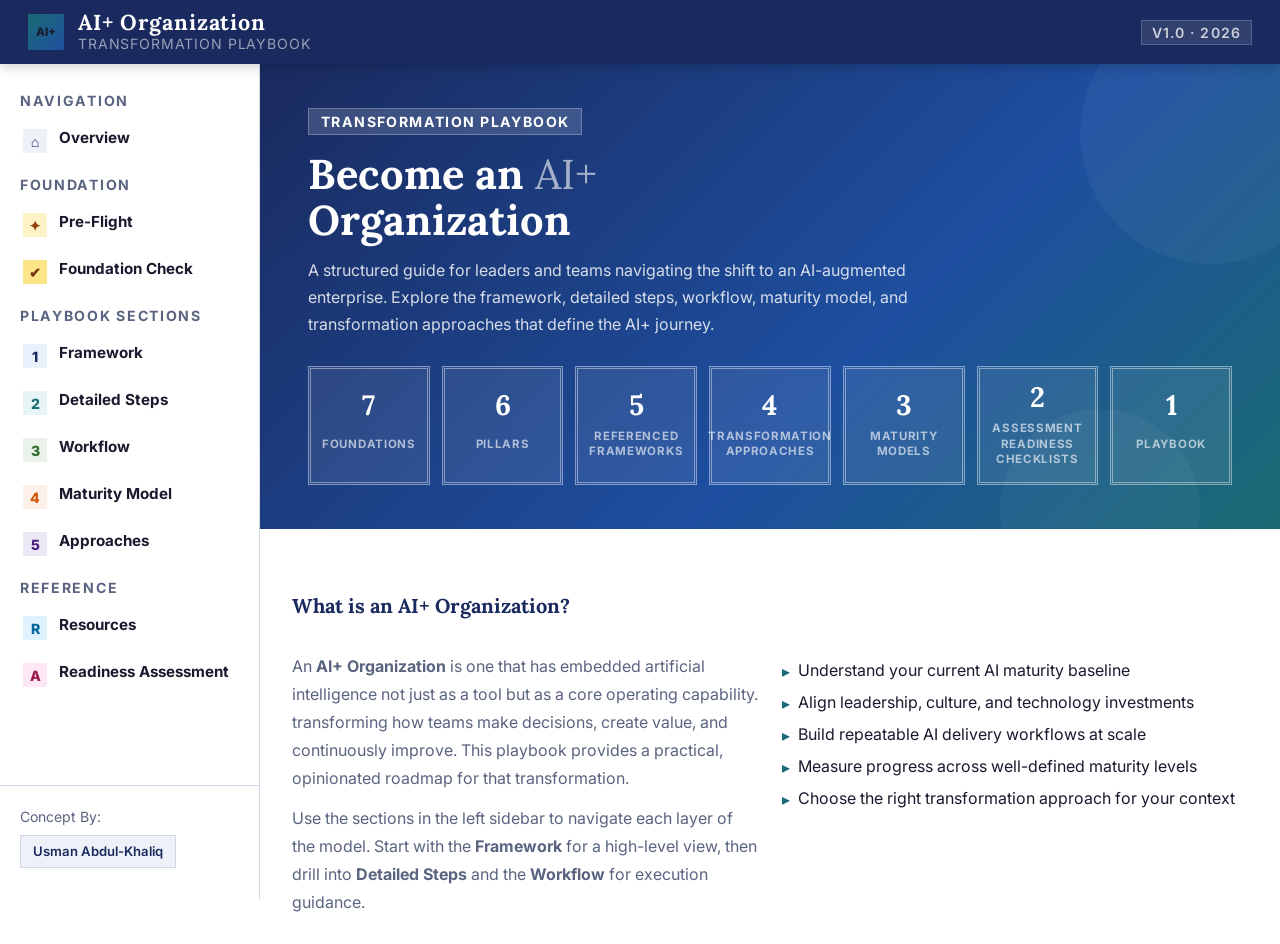
<file: index.html>
<!DOCTYPE html>
<html lang="en">
<head>
<meta charset="UTF-8">
<meta name="viewport" content="width=device-width, initial-scale=1.0">
<title>AI+ Organization – Overview</title>
<link rel="stylesheet" href="shared.css">
<link rel="stylesheet" href="main.css">
</head>
<body class="index-page">

<script src="layout-loader.js"></script>

<div id="aipo-content">

<!-- ── MAIN ───────────────────────────────────────────── -->
<main>

  <!-- HERO -->
  <div class="hero">
    <div class="hero-tag">Transformation Playbook</div>
    <h1>Become an <em>AI+</em><br>Organization</h1>
    <p>
      A structured guide for leaders and teams navigating the shift to an AI-augmented enterprise.
      Explore the framework, detailed steps, workflow, maturity model, and transformation approaches
      that define the AI+ journey.
    </p>
    <div class="hero-stats">
      <div class="stat"><div class="stat-n">7</div><div class="stat-l">Foundations</div></div>
      <div class="stat"><div class="stat-n">6</div><div class="stat-l">Pillars</div></div>
      <div class="stat"><div class="stat-n">5</div><div class="stat-l">Referenced<br>Frameworks</div></div>
      <div class="stat"><div class="stat-n">4</div><div class="stat-l">Transformation<br>Approaches</div></div>
      <div class="stat"><div class="stat-n">3</div><div class="stat-l">Maturity<br>Models</div></div>
      <div class="stat"><div class="stat-n">2</div><div class="stat-l">Assessment Readiness<br>Checklists</div></div>
      <div class="stat"><div class="stat-n">1</div><div class="stat-l">Playbook</div></div>
    </div>
  </div>

  <!-- INTRO BLOCK -->
  <div class="intro-block">
    <h2>What is an AI+ Organization?</h2>
    <div class="intro-col">
      <p>
        An <strong>AI+ Organization</strong> is one that has embedded artificial intelligence not just as a tool
        but as a core operating capability. transforming how teams make decisions, create value, and
        continuously improve. This playbook provides a practical, opinionated roadmap for that transformation.
      </p>
      <p style="margin-top:12px;">
        Use the sections in the left sidebar to navigate each layer of the model. Start with the
        <strong>Framework</strong> for a high-level view, then drill into <strong>Detailed Steps</strong> and
        the <strong>Workflow</strong> for execution guidance.
      </p>
    </div>
    <div class="intro-col">
      <ul>
        <li>Understand your current AI maturity baseline</li>
        <li>Align leadership, culture, and technology investments</li>
        <li>Build repeatable AI delivery workflows at scale</li>
        <li>Measure progress across well-defined maturity levels</li>
        <li>Choose the right transformation approach for your context</li>
      </ul>
    </div>
  </div>

  <!-- SECTION CARDS 
  <div class="section-label">Explore the Playbook</div>
  <div class="cards">

    <a class="card card-pf" href="prerequisites.html">
      <div class="card-top">
        <div class="card-icon">✦</div>
        <div>
          <div class="card-num">Pre-Flight</div>
          <h3>Foundation Prerequisites</h3>
        </div>
      </div>
      <p>The 7 foundation domains your organization must establish before AI can have a transformational effect. Start here.</p>
      <div class="card-arrow">Read prerequisites →</div>
    </a>

    <a class="card card-1" href="framework.html">
      <div class="card-top">
        <div class="card-icon">🧱</div>
        <div>
          <div class="card-num">Section 1</div>
          <h3>AI+ Organization Framework</h3>
        </div>
      </div>
      <p>The foundational model defining the pillars, principles, and structural elements of an AI-native organization.</p>
      <div class="card-arrow">Open section →</div>
    </a>

    <a class="card card-2" href="details.html">
      <div class="card-top">
        <div class="card-icon">📋</div>
        <div>
          <div class="card-num">Section 2</div>
          <h3>Detailed Steps</h3>
        </div>
      </div>
      <p>A granular, actionable breakdown of each step in the AI+ transformation journey, with owners and outcomes.</p>
      <div class="card-arrow">Open section →</div>
    </a>

    <a class="card card-3" href="workflow.html">
      <div class="card-top">
        <div class="card-icon">🔄</div>
        <div>
          <div class="card-num">Section 3</div>
          <h3>Transformation Workflow</h3>
        </div>
      </div>
      <p>End-to-end workflow diagrams illustrating how the transformation moves from strategy through execution to scale.</p>
      <div class="card-arrow">Open section →</div>
    </a>

    <a class="card card-4" href="maturity.html">
      <div class="card-top">
        <div class="card-icon">📊</div>
        <div>
          <div class="card-num">Section 4</div>
          <h3>Maturity Model</h3>
        </div>
      </div>
      <p>Assess your organization across five progressive maturity levels and identify targeted improvement opportunities.</p>
      <div class="card-arrow">Open section →</div>
    </a>

    <a class="card card-5" href="approaches.html">
      <div class="card-top">
        <div class="card-icon">🗺️</div>
        <div>
          <div class="card-num">Section 5</div>
          <h3>Transformation Approaches</h3>
        </div>
      </div>
      <p>Compare top-down, bottom-up, and hybrid transformation strategies to choose the right path for your organization.</p>
      <div class="card-arrow">Open section →</div>
    </a>

  </div>
  -->
</main>

</div>
<script src="spa-nav.js"></script>

</body>
</html>
</file>
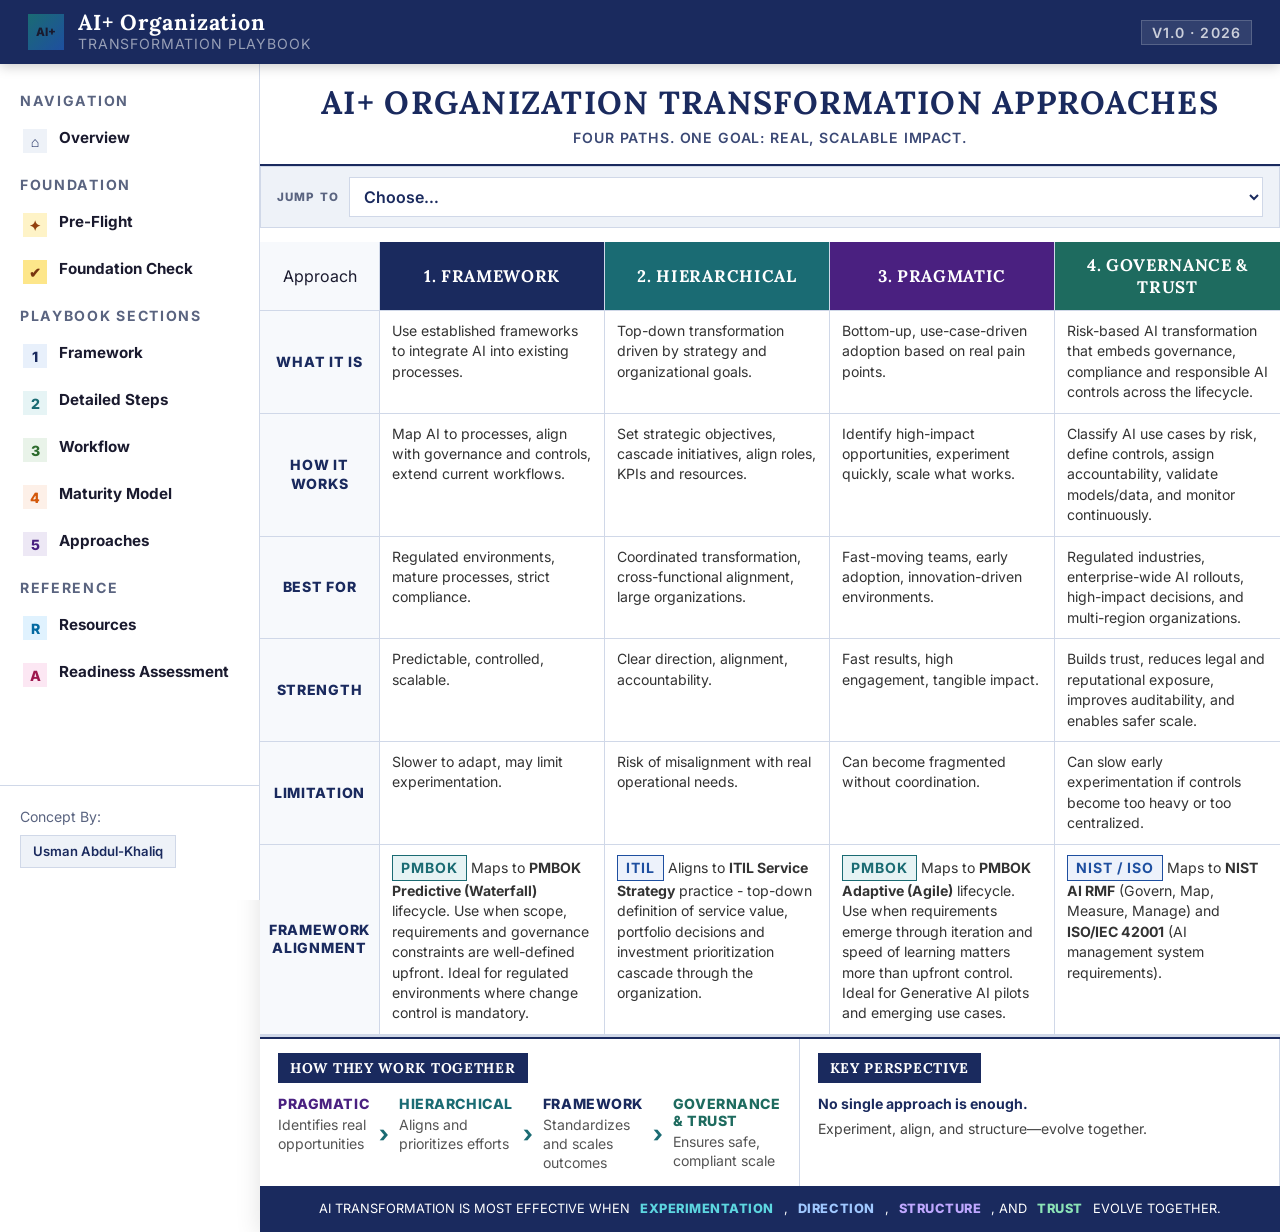
<file: approaches.html>
<!DOCTYPE html>
<html lang="en">
<head>
<meta charset="UTF-8">
<meta name="viewport" content="width=device-width, initial-scale=1.0">
<title>AI+ Organization Transformation Approaches</title>
<link rel="stylesheet" href="shared.css">
<link rel="stylesheet" href="main.css">
</head>
<body class="approaches-page">

<script src="layout-loader.js"></script>
<div id="aipo-content">
<div class="page">
  <div class="page-header">
    <h1>AI+ ORGANIZATION TRANSFORMATION APPROACHES</h1>
    <p>Four Paths. One Goal: Real, Scalable Impact.</p>
  </div>

  <nav class="page-section-jump" aria-label="Jump on approaches page">
    <label class="page-section-jump-label" for="app-page-jump">Jump to</label>
    <select id="app-page-jump" class="page-section-jump-select" data-jump="1">
      <option value="">Choose…</option>
      <option value="app-compare">Approach comparison</option>
      <option value="app-together">How they work together</option>
    </select>
  </nav>

  <!-- Row-based desktop grid + stacks cleanly on narrow screens -->
  <div class="approach-matrix" id="app-compare">
    <div class="am-head-row">
      <div class="am-corner label-head">Approach</div>
      <div class="approach-head a1">1. FRAMEWORK</div>
      <div class="approach-head a2">2. HIERARCHICAL</div>
      <div class="approach-head a3">3. PRAGMATIC</div>
      <div class="approach-head a4">4. GOVERNANCE &amp; TRUST</div>
    </div>

    <div class="am-row">
      <div class="am-dim row-label">What It Is</div>
      <div class="am-val"><span class="am-ph approach-ph-a1">1 · Framework</span><span class="am-body">Use established frameworks to integrate AI into existing processes.</span></div>
      <div class="am-val"><span class="am-ph approach-ph-a2">2 · Hierarchical</span><span class="am-body">Top-down transformation driven by strategy and organizational goals.</span></div>
      <div class="am-val"><span class="am-ph approach-ph-a3">3 · Pragmatic</span><span class="am-body">Bottom-up, use-case-driven adoption based on real pain points.</span></div>
      <div class="am-val"><span class="am-ph approach-ph-a4">4 · Governance &amp; Trust</span><span class="am-body">Risk-based AI transformation that embeds governance, compliance and responsible AI controls across the lifecycle.</span></div>
    </div>

    <div class="am-row">
      <div class="am-dim row-label">How It Works</div>
      <div class="am-val"><span class="am-ph approach-ph-a1">1 · Framework</span><span class="am-body">Map AI to processes, align with governance and controls, extend current workflows.</span></div>
      <div class="am-val"><span class="am-ph approach-ph-a2">2 · Hierarchical</span><span class="am-body">Set strategic objectives, cascade initiatives, align roles, KPIs and resources.</span></div>
      <div class="am-val"><span class="am-ph approach-ph-a3">3 · Pragmatic</span><span class="am-body">Identify high-impact opportunities, experiment quickly, scale what works.</span></div>
      <div class="am-val"><span class="am-ph approach-ph-a4">4 · Governance &amp; Trust</span><span class="am-body">Classify AI use cases by risk, define controls, assign accountability, validate models/data, and monitor continuously.</span></div>
    </div>

    <div class="am-row">
      <div class="am-dim row-label">Best For</div>
      <div class="am-val"><span class="am-ph approach-ph-a1">1 · Framework</span><span class="am-body">Regulated environments, mature processes, strict compliance.</span></div>
      <div class="am-val"><span class="am-ph approach-ph-a2">2 · Hierarchical</span><span class="am-body">Coordinated transformation, cross-functional alignment, large organizations.</span></div>
      <div class="am-val"><span class="am-ph approach-ph-a3">3 · Pragmatic</span><span class="am-body">Fast-moving teams, early adoption, innovation-driven environments.</span></div>
      <div class="am-val"><span class="am-ph approach-ph-a4">4 · Governance &amp; Trust</span><span class="am-body">Regulated industries, enterprise-wide AI rollouts, high-impact decisions, and multi-region organizations.</span></div>
    </div>

    <div class="am-row">
      <div class="am-dim row-label">Strength</div>
      <div class="am-val"><span class="am-ph approach-ph-a1">1 · Framework</span><span class="am-body">Predictable, controlled, scalable.</span></div>
      <div class="am-val"><span class="am-ph approach-ph-a2">2 · Hierarchical</span><span class="am-body">Clear direction, alignment, accountability.</span></div>
      <div class="am-val"><span class="am-ph approach-ph-a3">3 · Pragmatic</span><span class="am-body">Fast results, high engagement, tangible impact.</span></div>
      <div class="am-val"><span class="am-ph approach-ph-a4">4 · Governance &amp; Trust</span><span class="am-body">Builds trust, reduces legal and reputational exposure, improves auditability, and enables safer scale.</span></div>
    </div>

    <div class="am-row">
      <div class="am-dim row-label">Limitation</div>
      <div class="am-val"><span class="am-ph approach-ph-a1">1 · Framework</span><span class="am-body">Slower to adapt, may limit experimentation.</span></div>
      <div class="am-val"><span class="am-ph approach-ph-a2">2 · Hierarchical</span><span class="am-body">Risk of misalignment with real operational needs.</span></div>
      <div class="am-val"><span class="am-ph approach-ph-a3">3 · Pragmatic</span><span class="am-body">Can become fragmented without coordination.</span></div>
      <div class="am-val"><span class="am-ph approach-ph-a4">4 · Governance &amp; Trust</span><span class="am-body">Can slow early experimentation if controls become too heavy or too centralized.</span></div>
    </div>

    <div class="am-row">
      <div class="am-dim row-label">Framework Alignment</div>
      <div class="am-val"><span class="am-ph approach-ph-a1">1 · Framework</span><span class="am-body"><span class="fw-badge fw-pmbok">PMBOK</span> Maps to <strong>PMBOK Predictive (Waterfall)</strong> lifecycle. Use when scope, requirements and governance constraints are well-defined upfront. Ideal for regulated environments where change control is mandatory.</span></div>
      <div class="am-val"><span class="am-ph approach-ph-a2">2 · Hierarchical</span><span class="am-body"><span class="fw-badge fw-itil">ITIL</span> Aligns to <strong>ITIL Service Strategy</strong> practice - top-down definition of service value, portfolio decisions and investment prioritization cascade through the organization.</span></div>
      <div class="am-val"><span class="am-ph approach-ph-a3">3 · Pragmatic</span><span class="am-body"><span class="fw-badge fw-pmbok">PMBOK</span> Maps to <strong>PMBOK Adaptive (Agile)</strong> lifecycle. Use when requirements emerge through iteration and speed of learning matters more than upfront control. Ideal for Generative AI pilots and emerging use cases.</span></div>
      <div class="am-val"><span class="am-ph approach-ph-a4">4 · Governance &amp; Trust</span><span class="am-body"><span class="fw-badge fw-itil">NIST / ISO</span> Maps to <strong>NIST AI RMF</strong> (Govern, Map, Measure, Manage) and <strong>ISO/IEC 42001</strong> (AI management system requirements).</span></div>
    </div>
  </div>

  <div class="bottom-section" id="app-together">
    <div class="bottom-block">
      <div class="bottom-title">HOW THEY WORK TOGETHER</div>
      <div class="flow-items">
        <div class="flow-item">
          <div class="flow-name pragma">PRAGMATIC</div>
          <div class="flow-desc">Identifies real opportunities</div>
        </div>
        <div class="flow-arrow">›</div>
        <div class="flow-item">
          <div class="flow-name hier">HIERARCHICAL</div>
          <div class="flow-desc">Aligns and prioritizes efforts</div>
        </div>
        <div class="flow-arrow">›</div>
        <div class="flow-item">
          <div class="flow-name frame">FRAMEWORK</div>
          <div class="flow-desc">Standardizes and scales outcomes</div>
        </div>
        <div class="flow-arrow">›</div>
        <div class="flow-item">
          <div class="flow-name govern">GOVERNANCE &amp; TRUST</div>
          <div class="flow-desc">Ensures safe, compliant scale</div>
        </div>
      </div>
    </div>
    <div class="bottom-block">
      <div class="bottom-title">KEY PERSPECTIVE</div>
      <div class="key-perspective">No single approach is enough.</div>
      <div class="key-sub">Experiment, align, and structure—evolve together.</div>
    </div>
    <div class="bottom-block aipo-section-hidden" aria-hidden="true">
      <div class="bottom-title">PMBOK TAILORING PRINCIPLE
        <span class="fw-badge fw-pmbok" style="float:right;margin-top:-2px;">PMBOK</span>
      </div>
      <div style="font-size:0.78rem;color:#333;line-height:1.6;padding:8px 0;">
        <p style="margin-bottom:6px;"><strong>PMBOK recommends tailoring</strong> the delivery approach to the project context. Combine all three approaches:</p>
        <ul style="margin-left:12px;list-style:none;">
          <li style="padding:2px 0;"><strong>Pragmatic</strong> to discover opportunities → <strong>Adaptive (Agile)</strong></li>
          <li style="padding:2px 0;"><strong>Hierarchical</strong> to align efforts → <strong>Incremental</strong></li>
          <li style="padding:2px 0;"><strong>Framework</strong> to standardize and scale → <strong>Predictive (Waterfall)</strong></li>
        </ul>
        <p style="margin-top:6px;margin-bottom:0;">The key question: <strong>What is the uncertainty level of this initiative?</strong> High uncertainty → lean Adaptive. Low uncertainty, high compliance → lean Predictive.</p>
      </div>
    </div>
  </div>

  <div class="rule-bar">
    AI TRANSFORMATION IS MOST EFFECTIVE WHEN <strong class="hi-t">EXPERIMENTATION</strong>, <strong class="hi-d">DIRECTION</strong>, <strong class="hi-s">STRUCTURE</strong>, AND <strong class="hi-g">TRUST</strong> EVOLVE TOGETHER.
  </div>
</div>
</div>
<script src="section-jump.js"></script>
<script src="spa-nav.js"></script>
</body>
</html>
</file>
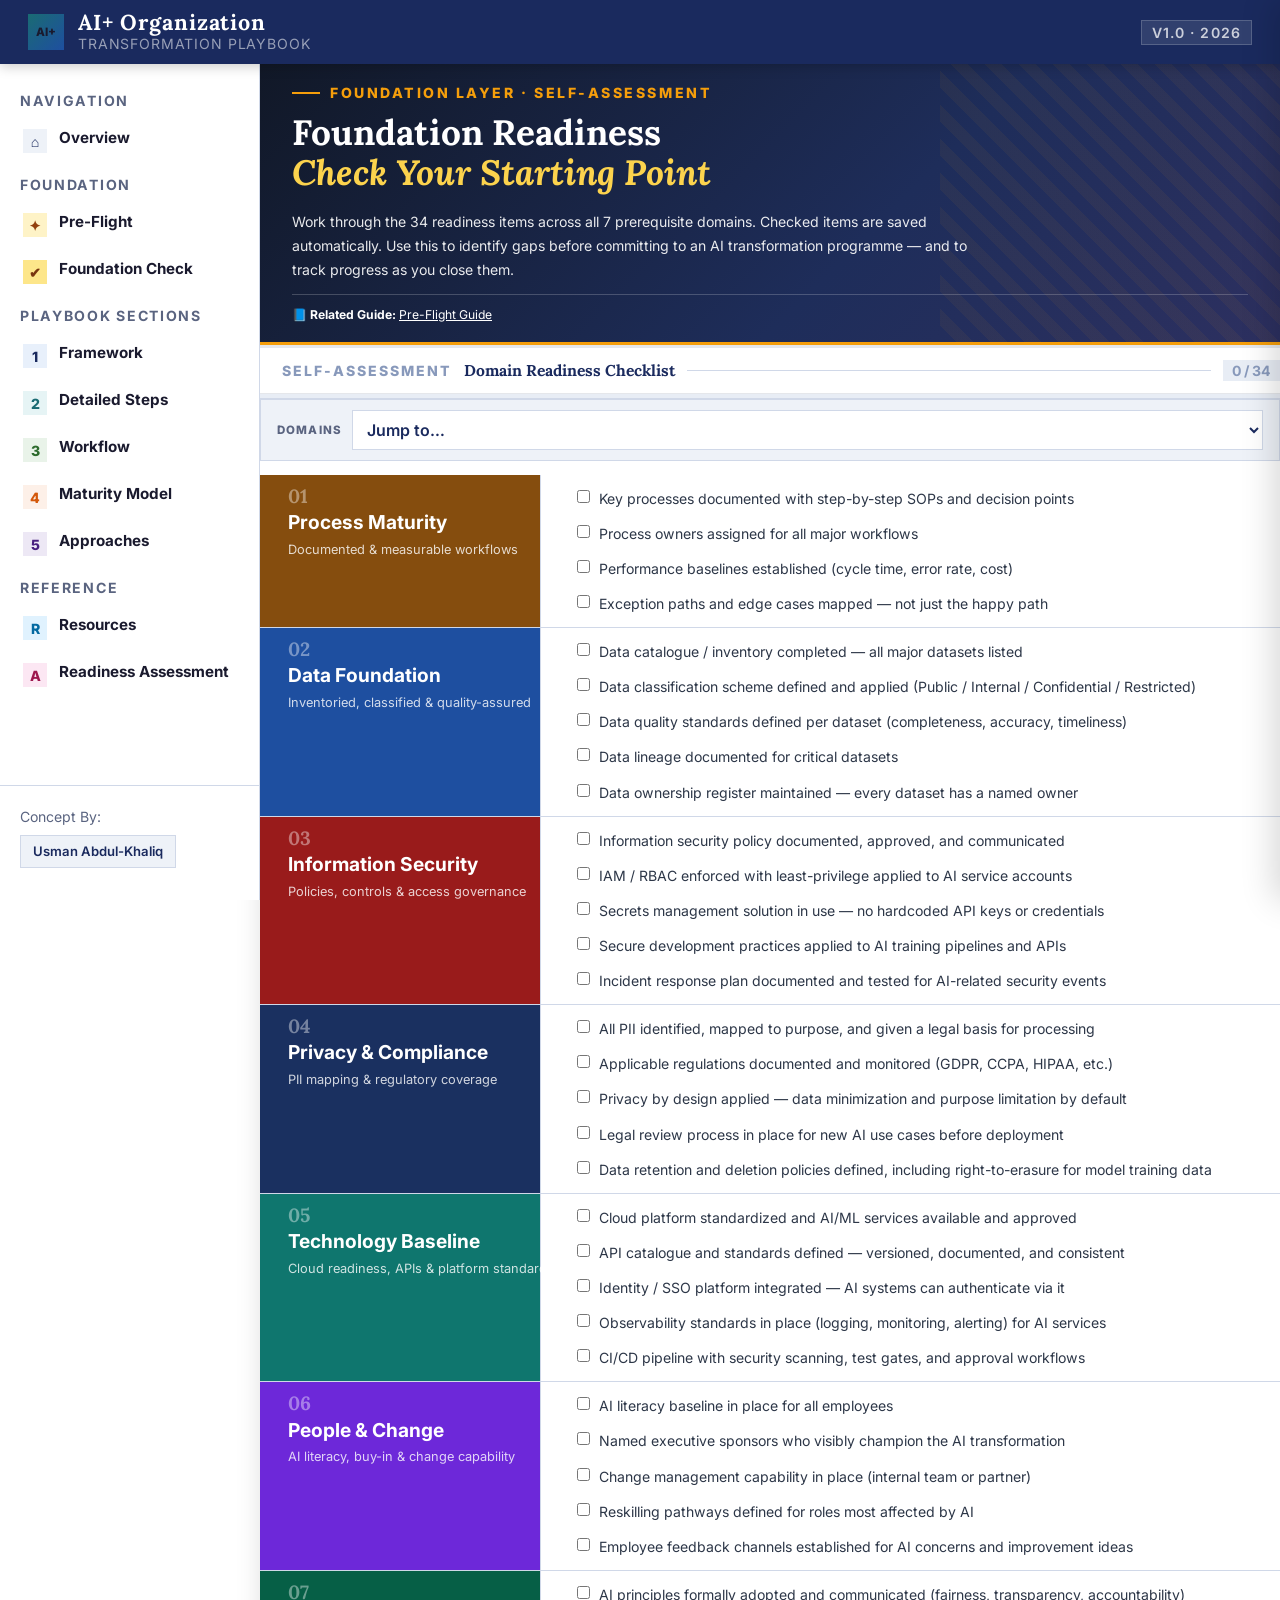
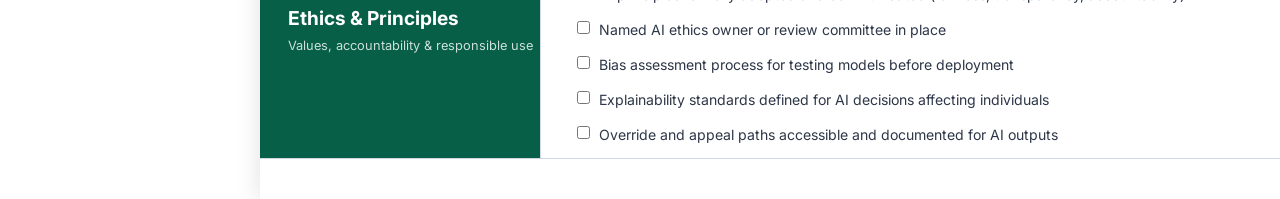
<file: checklist.html>
<!DOCTYPE html>
<html lang="en">
<head>
<meta charset="UTF-8">
<meta name="viewport" content="width=device-width, initial-scale=1.0">
<title>AI+ Organization – Foundation Readiness Check</title>
<link rel="stylesheet" href="shared.css">
<link rel="stylesheet" href="main.css">
</head>
<body class="checklist-page">

<script src="layout-loader.js"></script>

<div id="aipo-content">

<!-- ── PAGE ───────────────────────────────────────────── -->
<div class="page">

  <!-- BANNER -->
  <div class="banner">
    <div class="banner-eyebrow">Foundation Layer · Self-Assessment</div>
    <div class="banner-title">Foundation Readiness<br><em>Check Your Starting Point</em></div>
    <div class="banner-desc">
      Work through the 34 readiness items across all 7 prerequisite domains. Checked items are saved automatically. Use this to identify gaps before committing to an AI transformation programme — and to track progress as you close them.
    </div>
    <div style="margin-top:12px;padding-top:12px;border-top:1px solid rgba(255,255,255,0.2);font-size:0.76rem;">
      <strong>📘 Related Guide:</strong> <a href="prerequisites.html" style="color:#fff;text-decoration:underline;">Pre-Flight Guide</a>
    </div>
    <!--
    <div class="banner-tags">
      <span class="btag">34 Items</span>
      <span class="btag">7 Domains</span>
      <span class="btag">Auto-Saved</span>
      <span class="btag">Self-Assessment</span>
    </div>
    -->
    </div>


  <!-- READINESS CHECKLIST -->
  <div class="sec-divider">
    <div class="sec-divider-lbl" style="padding-left: 22px;">Self-Assessment</div>
    <div class="sec-divider-title">Domain Readiness Checklist</div>
    <div class="sec-divider-sep"></div>
    <div id="cl-lbl" class="sec-divider-count">0 / 34</div>
  </div>

  <div class="cl-wrap">
    <div class="cl-bar-wrap"><div class="cl-bar" id="cl-bar"></div></div>

    <nav class="page-section-jump" aria-label="Jump to domain checklist">
      <label class="page-section-jump-label" for="checklist-domain-jump">Domains</label>
      <select id="checklist-domain-jump" class="page-section-jump-select" data-jump="1">
        <option value="">Jump to…</option>
        <option value="cl-domain-1">01 · Process Maturity</option>
        <option value="cl-domain-2">02 · Data Foundation</option>
        <option value="cl-domain-3">03 · Information Security</option>
        <option value="cl-domain-4">04 · Privacy &amp; Compliance</option>
        <option value="cl-domain-5">05 · Technology</option>
        <option value="cl-domain-6">06 · People &amp; Change</option>
        <option value="cl-domain-7">07 · Ethics &amp; AI</option>
      </select>
    </nav>

    <!-- Domain 1 -->
    <div class="cl-section cl-d1" id="cl-domain-1">
      <div class="cl-section-header">
        <div class="cl-s-num">01</div>
        <div class="cl-s-name">Process Maturity</div>
        <div class="cl-s-sub">Documented &amp; measurable workflows</div>
      </div>
      <div class="cl-items">
        <label class="cl-item"><input type="checkbox" data-key="p-1-1"><span>Key processes documented with step-by-step SOPs and decision points</span></label>
        <label class="cl-item"><input type="checkbox" data-key="p-1-2"><span>Process owners assigned for all major workflows</span></label>
        <label class="cl-item"><input type="checkbox" data-key="p-1-3"><span>Performance baselines established (cycle time, error rate, cost)</span></label>
        <label class="cl-item"><input type="checkbox" data-key="p-1-4"><span>Exception paths and edge cases mapped — not just the happy path</span></label>
      </div>
    </div>

    <!-- Domain 2 -->
    <div class="cl-section cl-d2" id="cl-domain-2">
      <div class="cl-section-header">
        <div class="cl-s-num">02</div>
        <div class="cl-s-name">Data Foundation</div>
        <div class="cl-s-sub">Inventoried, classified &amp; quality-assured</div>
      </div>
      <div class="cl-items">
        <label class="cl-item"><input type="checkbox" data-key="p-2-1"><span>Data catalogue / inventory completed — all major datasets listed</span></label>
        <label class="cl-item"><input type="checkbox" data-key="p-2-2"><span>Data classification scheme defined and applied (Public / Internal / Confidential / Restricted)</span></label>
        <label class="cl-item"><input type="checkbox" data-key="p-2-3"><span>Data quality standards defined per dataset (completeness, accuracy, timeliness)</span></label>
        <label class="cl-item"><input type="checkbox" data-key="p-2-4"><span>Data lineage documented for critical datasets</span></label>
        <label class="cl-item"><input type="checkbox" data-key="p-2-5"><span>Data ownership register maintained — every dataset has a named owner</span></label>
      </div>
    </div>

    <!-- Domain 3 -->
    <div class="cl-section cl-d3" id="cl-domain-3">
      <div class="cl-section-header">
        <div class="cl-s-num">03</div>
        <div class="cl-s-name">Information Security</div>
        <div class="cl-s-sub">Policies, controls &amp; access governance</div>
      </div>
      <div class="cl-items">
        <label class="cl-item"><input type="checkbox" data-key="p-3-1"><span>Information security policy documented, approved, and communicated</span></label>
        <label class="cl-item"><input type="checkbox" data-key="p-3-2"><span>IAM / RBAC enforced with least-privilege applied to AI service accounts</span></label>
        <label class="cl-item"><input type="checkbox" data-key="p-3-3"><span>Secrets management solution in use — no hardcoded API keys or credentials</span></label>
        <label class="cl-item"><input type="checkbox" data-key="p-3-4"><span>Secure development practices applied to AI training pipelines and APIs</span></label>
        <label class="cl-item"><input type="checkbox" data-key="p-3-5"><span>Incident response plan documented and tested for AI-related security events</span></label>
      </div>
    </div>

    <!-- Domain 4 -->
    <div class="cl-section cl-d4" id="cl-domain-4">
      <div class="cl-section-header">
        <div class="cl-s-num">04</div>
        <div class="cl-s-name">Privacy &amp; Compliance</div>
        <div class="cl-s-sub">PII mapping &amp; regulatory coverage</div>
      </div>
      <div class="cl-items">
        <label class="cl-item"><input type="checkbox" data-key="p-4-1"><span>All PII identified, mapped to purpose, and given a legal basis for processing</span></label>
        <label class="cl-item"><input type="checkbox" data-key="p-4-2"><span>Applicable regulations documented and monitored (GDPR, CCPA, HIPAA, etc.)</span></label>
        <label class="cl-item"><input type="checkbox" data-key="p-4-3"><span>Privacy by design applied — data minimization and purpose limitation by default</span></label>
        <label class="cl-item"><input type="checkbox" data-key="p-4-4"><span>Legal review process in place for new AI use cases before deployment</span></label>
        <label class="cl-item"><input type="checkbox" data-key="p-4-5"><span>Data retention and deletion policies defined, including right-to-erasure for model training data</span></label>
      </div>
    </div>

    <!-- Domain 5 -->
    <div class="cl-section cl-d5" id="cl-domain-5">
      <div class="cl-section-header">
        <div class="cl-s-num">05</div>
        <div class="cl-s-name">Technology Baseline</div>
        <div class="cl-s-sub">Cloud readiness, APIs &amp; platform standards</div>
      </div>
      <div class="cl-items">
        <label class="cl-item"><input type="checkbox" data-key="p-5-1"><span>Cloud platform standardized and AI/ML services available and approved</span></label>
        <label class="cl-item"><input type="checkbox" data-key="p-5-2"><span>API catalogue and standards defined — versioned, documented, and consistent</span></label>
        <label class="cl-item"><input type="checkbox" data-key="p-5-3"><span>Identity / SSO platform integrated — AI systems can authenticate via it</span></label>
        <label class="cl-item"><input type="checkbox" data-key="p-5-4"><span>Observability standards in place (logging, monitoring, alerting) for AI services</span></label>
        <label class="cl-item"><input type="checkbox" data-key="p-5-5"><span>CI/CD pipeline with security scanning, test gates, and approval workflows</span></label>
      </div>
    </div>

    <!-- Domain 6 -->
    <div class="cl-section cl-d6" id="cl-domain-6">
      <div class="cl-section-header">
        <div class="cl-s-num">06</div>
        <div class="cl-s-name">People &amp; Change</div>
        <div class="cl-s-sub">AI literacy, buy-in &amp; change capability</div>
      </div>
      <div class="cl-items">
        <label class="cl-item"><input type="checkbox" data-key="p-6-1"><span>AI literacy baseline in place for all employees</span></label>
        <label class="cl-item"><input type="checkbox" data-key="p-6-2"><span>Named executive sponsors who visibly champion the AI transformation</span></label>
        <label class="cl-item"><input type="checkbox" data-key="p-6-3"><span>Change management capability in place (internal team or partner)</span></label>
        <label class="cl-item"><input type="checkbox" data-key="p-6-4"><span>Reskilling pathways defined for roles most affected by AI</span></label>
        <label class="cl-item"><input type="checkbox" data-key="p-6-5"><span>Employee feedback channels established for AI concerns and improvement ideas</span></label>
      </div>
    </div>

    <!-- Domain 7 -->
    <div class="cl-section cl-d7" id="cl-domain-7">
      <div class="cl-section-header">
        <div class="cl-s-num">07</div>
        <div class="cl-s-name">Ethics &amp; Principles</div>
        <div class="cl-s-sub">Values, accountability &amp; responsible use</div>
      </div>
      <div class="cl-items">
        <label class="cl-item"><input type="checkbox" data-key="p-7-1"><span>AI principles formally adopted and communicated (fairness, transparency, accountability)</span></label>
        <label class="cl-item"><input type="checkbox" data-key="p-7-2"><span>Named AI ethics owner or review committee in place</span></label>
        <label class="cl-item"><input type="checkbox" data-key="p-7-3"><span>Bias assessment process for testing models before deployment</span></label>
        <label class="cl-item"><input type="checkbox" data-key="p-7-4"><span>Explainability standards defined for AI decisions affecting individuals</span></label>
        <label class="cl-item"><input type="checkbox" data-key="p-7-5"><span>Override and appeal paths accessible and documented for AI outputs</span></label>
      </div>
    </div>

  </div><!-- /.cl-wrap -->

</div><!-- /.page -->

<script>
  /* ── CHECKLIST SAVE / LOAD ───────────────────────────── */
  (function() {
    var STORE = 'aipo-prereq-cl';
    function save(data) { sessionStorage.setItem(STORE, JSON.stringify(data)); }
    function load() { try { return JSON.parse(sessionStorage.getItem(STORE) || '{}'); } catch(e) { return {}; } }

    function updateUI() {
      var all = document.querySelectorAll('.cl-item input[type=checkbox]');
      var checked = 0;
      all.forEach(function(cb) {
        cb.closest('.cl-item').classList.toggle('cl-done', cb.checked);
        if (cb.checked) checked++;
      });
      var pct = all.length ? (checked / all.length * 100) : 0;
      var bar = document.getElementById('cl-bar');
      if (bar) bar.style.width = pct.toFixed(1) + '%';
      var lbl = document.getElementById('cl-lbl');
      if (lbl) lbl.textContent = checked + ' / ' + all.length;
    }

    function bootChecklistCl() {
      var bar = document.getElementById('cl-bar');
      if (!bar || bar.dataset.aipoWired === '1') return;
      bar.dataset.aipoWired = '1';
      var saved = load();
      document.querySelectorAll('.cl-item input[type=checkbox]').forEach(function(cb) {
        if (saved[cb.dataset.key]) cb.checked = true;
        cb.addEventListener('change', function() {
          var d = load(); d[cb.dataset.key] = cb.checked; save(d); updateUI();
        });
      });
      updateUI();
    }
    document.addEventListener('DOMContentLoaded', bootChecklistCl);
    document.addEventListener('aipo:content-loaded', bootChecklistCl);
  })();

  /* ── EVIDENCE PANEL ──────────────────────────────────── */
  (function() {
    var EV_KEY = 'aipo-prereq-ev';
    function evLoad() { try { return JSON.parse(sessionStorage.getItem(EV_KEY) || '{}'); } catch(e) { return {}; } }
    function evSave(d) { sessionStorage.setItem(EV_KEY, JSON.stringify(d)); }

    var curKey = null, overlay, panel, entriesWrap;

    var TYPES = [
      'Policy Document','Procedure / SOP','Data Governance Policy',
      'GDPR Compliance Document','Security Policy','Privacy Notice',
      'Training Record','Audit Report','Contract / Agreement',
      'Technical Specification','Project Plan','Register / Inventory',
      'Framework Document','Risk Assessment','Meeting Minutes','Other'
    ];
    var typeOptsHtml = '<option value="">— Select type —</option>' +
      TYPES.map(function(t){ return '<option value="'+t+'">'+t+'</option>'; }).join('');

    function init() {
      document.querySelectorAll('.ep-overlay, .ep-panel').forEach(function (el) {
        el.remove();
      });
      overlay = document.createElement('div');
      overlay.className = 'ep-overlay';
      overlay.addEventListener('click', closePanel);

      panel = document.createElement('div');
      panel.className = 'ep-panel';
      panel.innerHTML =
        '<div class="ep-head">' +
          '<div class="ep-head-inner">' +
            '<div class="ep-eyebrow">Evidence &amp; Documentation</div>' +
            '<div class="ep-htitle" id="ep-htitle"></div>' +
          '</div>' +
          '<button class="ep-hclose" id="ep-hclose">&#x2715;</button>' +
        '</div>' +
        '<div class="ep-body">' +
          '<div class="ep-entries" id="ep-entries"></div>' +
          '<button class="ep-add" id="ep-add">+ Add Evidence Entry</button>' +
        '</div>' +
        '<div class="ep-foot">Entries are saved in your browser session. Use the Location field to reference files in SharePoint, a shared drive, or any URL.</div>';

      document.body.appendChild(overlay);
      document.body.appendChild(panel);

      entriesWrap = document.getElementById('ep-entries');
      document.getElementById('ep-hclose').addEventListener('click', closePanel);
      document.getElementById('ep-add').addEventListener('click', addEntry);

      injectButtons();
    }

    function openPanel(key, title) {
      curKey = key;
      document.getElementById('ep-htitle').textContent = title;
      render();
      overlay.classList.add('ep-open');
      panel.classList.add('ep-open');
    }

    function closePanel() {
      overlay.classList.remove('ep-open');
      panel.classList.remove('ep-open');
      curKey = null;
    }

    function render() {
      var data = evLoad(), list = data[curKey] || [];
      entriesWrap.innerHTML = '';
      if (!list.length) {
        entriesWrap.innerHTML =
          '<div class="ep-empty">' +
            '<div class="ep-empty-icon">📋</div>' +
            '<div class="ep-empty-title">No evidence linked yet</div>' +
            '<div class="ep-empty-sub">Add files, documents and records that<br>demonstrate this item is complete.</div>' +
          '</div>';
        return;
      }
      list.forEach(function(e, i) { entriesWrap.appendChild(buildCard(e, i)); });
    }

    function buildCard(entry, i) {
      var d = document.createElement('div');
      d.className = 'ep-card';
      d.innerHTML =
        '<div class="ep-card-head">' +
          '<span class="ep-card-lbl">Entry ' + (i+1) + '</span>' +
          '<button class="ep-card-del" data-i="'+i+'">Remove</button>' +
        '</div>' +
        '<div class="ep-card-fields">' +
          '<div class="epf"><label>File / Document Name</label>' +
            '<input type="text" data-f="name" data-i="'+i+'" value="'+esc(entry.name||'')+'" placeholder="e.g. GDPR Policy v2.1.pdf"></div>' +
          '<div class="epf"><label>File Type</label>' +
            '<select data-f="fileType" data-i="'+i+'">'+typeOptsHtml+'</select></div>' +
          '<div class="epf epf-full"><label>Location / Path / URL</label>' +
            '<input type="text" data-f="location" data-i="'+i+'" value="'+esc(entry.location||'')+'" placeholder="e.g. SharePoint › Legal › Compliance, or https://…"></div>' +
          '<div class="epf"><label>Ownership</label>' +
            '<input type="text" data-f="ownership" data-i="'+i+'" value="'+esc(entry.ownership||'')+'" placeholder="Name or team"></div>' +
          '<div class="epf"><label>Last Updated</label>' +
            '<input type="date" data-f="lastUpdated" data-i="'+i+'" value="'+esc(entry.lastUpdated||'')+'"></div>' +
          '<div class="epf epf-full"><label>Notes</label>' +
            '<textarea data-f="notes" data-i="'+i+'" placeholder="Context, version info, caveats, links…">'+esc(entry.notes||'')+'</textarea></div>' +
        '</div>';
      d.querySelector('select[data-f="fileType"]').value = entry.fileType || '';
      d.querySelector('.ep-card-del').addEventListener('click', function(e) {
        var idx = parseInt(e.target.dataset.i);
        var data = evLoad();
        if (data[curKey]) { data[curKey].splice(idx,1); if (!data[curKey].length) delete data[curKey]; evSave(data); }
        render(); refreshBadge(curKey);
      });
      d.querySelectorAll('input,select,textarea').forEach(function(el) {
        el.addEventListener('input', onFieldChange);
        el.addEventListener('change', onFieldChange);
      });
      return d;
    }

    function onFieldChange(e) {
      var i = parseInt(e.target.dataset.i), f = e.target.dataset.f;
      var data = evLoad();
      if (!data[curKey]) data[curKey] = [];
      if (!data[curKey][i]) data[curKey][i] = {};
      data[curKey][i][f] = e.target.value;
      evSave(data); refreshBadge(curKey);
    }

    function addEntry() {
      var data = evLoad();
      if (!data[curKey]) data[curKey] = [];
      data[curKey].push({name:'',fileType:'',location:'',ownership:'',lastUpdated:'',notes:''});
      evSave(data); render(); refreshBadge(curKey);
      setTimeout(function(){ panel.querySelector('.ep-body').scrollTop = 99999; }, 60);
    }

    function refreshBadge(key) {
      var data = evLoad(), n = (data[key]||[]).length;
      var btn = document.querySelector('.ev-trigger[data-evkey="'+key+'"]');
      if (!btn) return;
      btn.classList.toggle('has-ev', n > 0);
      btn.querySelector('.ev-ct').textContent = n > 0 ? n : '';
    }

    function esc(s) {
      return String(s).replace(/&/g,'&amp;').replace(/"/g,'&quot;').replace(/</g,'&lt;');
    }

    function makeBtn(key, title) {
      var btn = document.createElement('button');
      btn.type = 'button';
      btn.className = 'ev-trigger';
      btn.dataset.evkey = key;
      btn.title = 'Add or view evidence for this item';
      btn.innerHTML =
        '<svg width="10" height="12" viewBox="0 0 10 12" fill="none" stroke="currentColor" stroke-width="1.3" stroke-linejoin="round">' +
          '<path d="M6 1H2a1 1 0 00-1 1v8a1 1 0 001 1h6a1 1 0 001-1V4L6 1z"/>' +
          '<path d="M6 1v3h3"/>' +
        '</svg>' +
        '<span class="ev-ct"></span>';
      btn.addEventListener('click', function(e) {
        e.preventDefault(); e.stopPropagation();
        openPanel(key, title);
      });
      return btn;
    }

    function injectButtons() {
      document.querySelectorAll('.cl-item input[type="checkbox"][data-key]').forEach(function(cb) {
        var key = cb.dataset.key;
        var span = cb.parentElement.querySelector('span');
        var title = span ? span.textContent.trim() : key;
        cb.parentElement.appendChild(makeBtn(key, title));
        refreshBadge(key);
      });
    }

    function bootEvidenceCl() {
      if (!document.querySelector('.cl-item input[type="checkbox"][data-key]')) return;
      init();
    }
    document.addEventListener('DOMContentLoaded', bootEvidenceCl);
    document.addEventListener('aipo:content-loaded', bootEvidenceCl);
  })();
</script>

</div>
<script src="section-jump.js"></script>
<script src="spa-nav.js"></script>

</body>
</html>
</file>
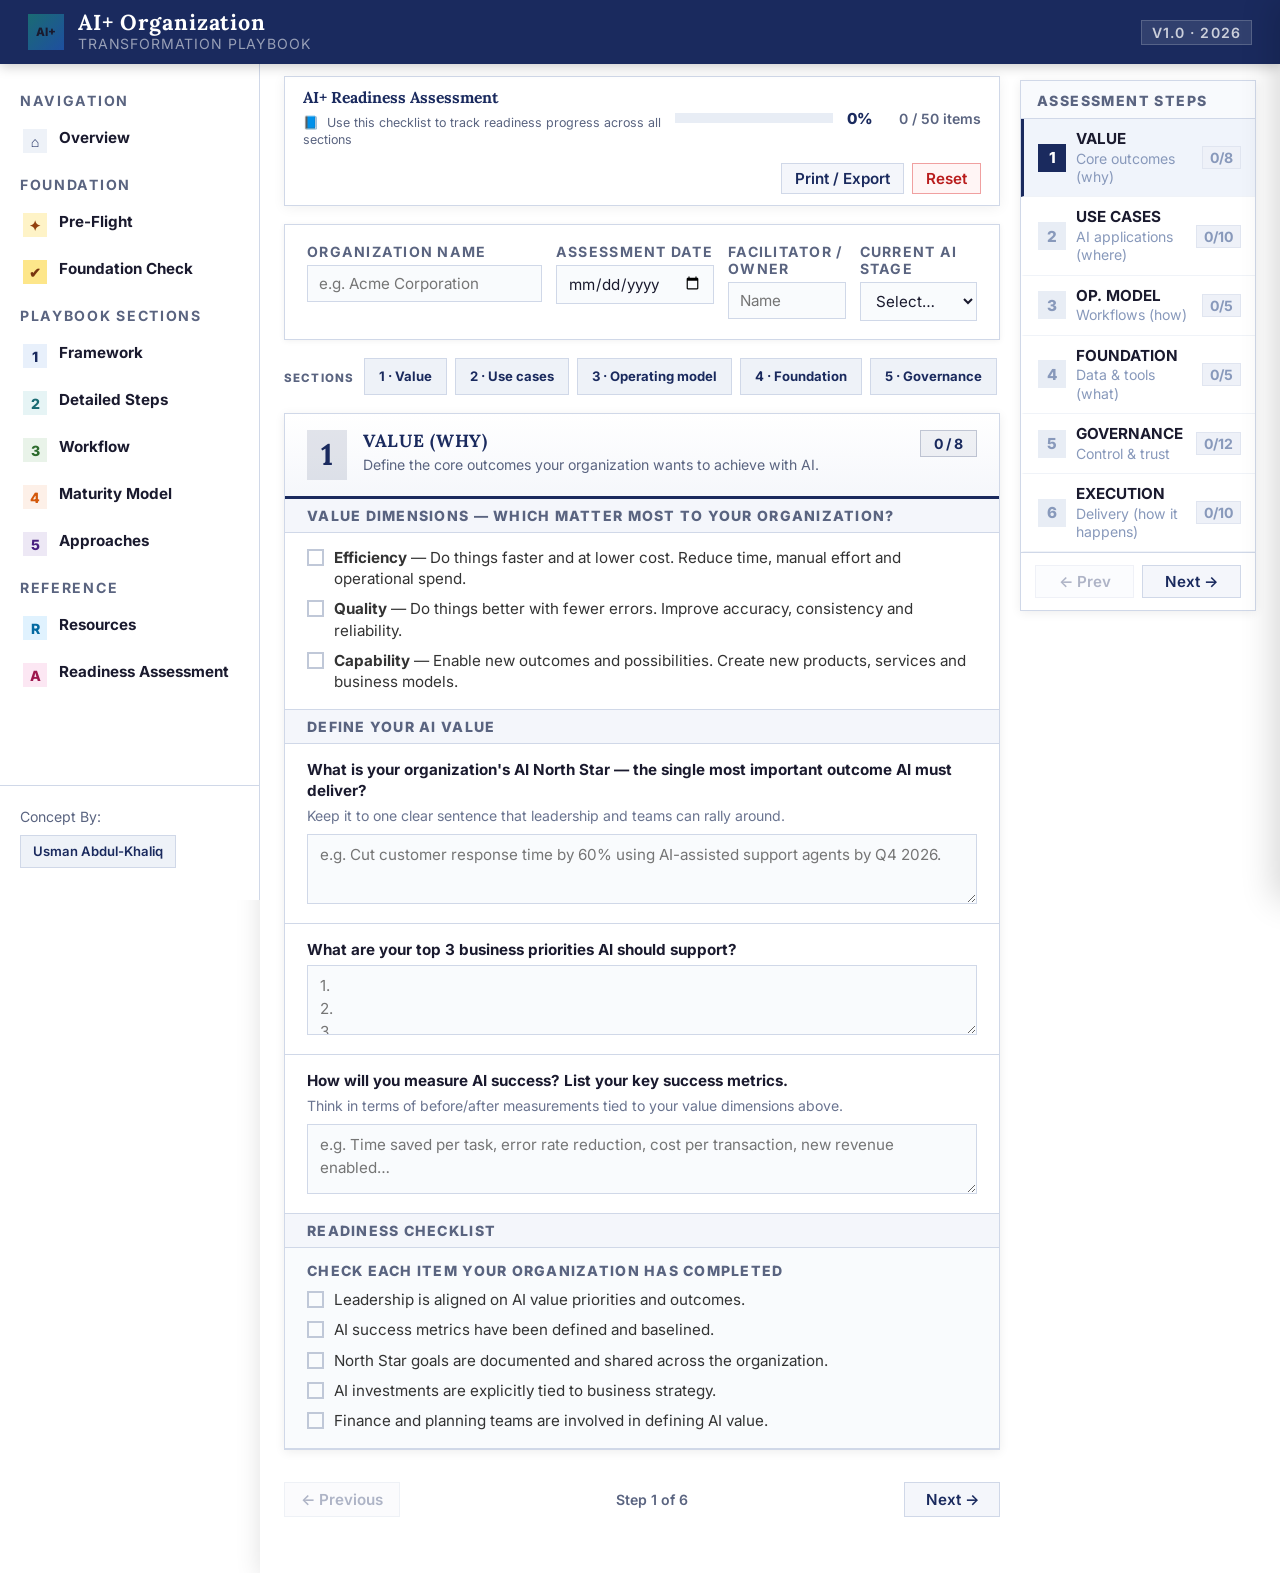
<file: checklist_eval.html>
<!DOCTYPE html>
<html lang="en">
<head>
<meta charset="UTF-8">
<meta name="viewport" content="width=device-width, initial-scale=1.0">
<title>AI+ Organization – Assessment Checklist</title>
<link rel="stylesheet" href="shared.css">
<link rel="stylesheet" href="main.css">
</head>
<body class="assessment-page">

<script src="layout-loader.js"></script>

<div id="aipo-content">

<!-- ── PAGE ───────────────────────────────────────────── -->
<div class="page">
<div class="page-main">

  <!-- PROGRESS BAR -->
  <div class="prog-wrap">
    <div class="prog-lead">
      <div class="prog-title">AI+ Readiness Assessment</div>
      <p class="prog-hint"><span class="prog-hint-icon" aria-hidden="true">📘</span> Use this checklist to track readiness progress across all sections</p>
    </div>
    <div class="prog-track"><div class="prog-fill" id="progFill"></div></div>
    <div class="prog-pct" id="progPct">0%</div>
    <div class="prog-lbl" id="progLbl">0 / 0 items</div>
    <div class="prog-acts">
      <span class="save-ind" id="saveInd">✓ Saved</span>
      <button class="btn" onclick="printPage()">Print / Export</button>
      <button class="btn btn-danger" onclick="resetAll()">Reset</button>
    </div>
  </div>

  <!-- ORG INFO -->
  <div class="org-card">
    <div>
      <label class="f-lbl" for="org-name">Organization Name</label>
      <input class="f-inp" id="org-name" type="text" placeholder="e.g. Acme Corporation">
    </div>
    <div>
      <label class="f-lbl" for="org-date">Assessment Date</label>
      <input class="f-inp" id="org-date" type="date">
    </div>
    <div>
      <label class="f-lbl" for="org-owner">Facilitator / Owner</label>
      <input class="f-inp" id="org-owner" type="text" placeholder="Name">
    </div>
    <div>
      <label class="f-lbl" for="org-stage">Current AI Stage</label>
      <select class="f-inp" id="org-stage">
        <option value="">Select…</option>
        <option>Just Starting</option>
        <option>Exploring</option>
        <option>Piloting</option>
        <option>Scaling</option>
        <option>Advanced</option>
      </select>
    </div>
  </div>

  <nav class="assess-nav-steps" aria-label="Assessment sections">
    <span class="assess-nav-label">Sections</span>
    <div class="assess-nav-scroll">
      <a href="#assess-s1">1 · Value</a>
      <a href="#assess-s2">2 · Use cases</a>
      <a href="#assess-s3">3 · Operating model</a>
      <a href="#assess-s4">4 · Foundation</a>
      <a href="#assess-s5">5 · Governance</a>
      <a href="#assess-s6">6 · Execution</a>
    </div>
  </nav>

  <!-- ════════════════════════════════════════════════════
       SECTION 1 — VALUE (WHY)
  ════════════════════════════════════════════════════ -->
  <div class="sc s1" id="assess-s1">
    <div class="sc-head">
      <div class="sc-num">1</div>
      <div class="sc-head-text">
        <div class="sc-head-title">VALUE (WHY)</div>
        <div class="sc-head-sub">Define the core outcomes your organization wants to achieve with AI.</div>
      </div>
      <div class="sc-badge">0 / 8</div>
    </div>

    <div class="sub-hd">Value Dimensions — Which matter most to your organization?</div>

    <div class="clblock" style="background:white;">
      <div class="ci">
        <input type="checkbox" id="s1-dim-eff">
        <label for="s1-dim-eff"><strong>Efficiency</strong> — Do things faster and at lower cost. Reduce time, manual effort and operational spend.</label>
      </div>
      <div class="ci">
        <input type="checkbox" id="s1-dim-qual">
        <label for="s1-dim-qual"><strong>Quality</strong> — Do things better with fewer errors. Improve accuracy, consistency and reliability.</label>
      </div>
      <div class="ci">
        <input type="checkbox" id="s1-dim-cap">
        <label for="s1-dim-cap"><strong>Capability</strong> — Enable new outcomes and possibilities. Create new products, services and business models.</label>
      </div>
    </div>

    <div class="sub-hd">Define Your AI Value</div>

    <div class="qblock">
      <div class="q-lbl">What is your organization's AI North Star — the single most important outcome AI must deliver?</div>
      <div class="q-hint">Keep it to one clear sentence that leadership and teams can rally around.</div>
      <textarea class="q-ta" id="s1-north-star" placeholder="e.g. Cut customer response time by 60% using AI-assisted support agents by Q4 2026."></textarea>
    </div>
    <div class="qblock">
      <div class="q-lbl">What are your top 3 business priorities AI should support?</div>
      <textarea class="q-ta" id="s1-priorities" placeholder="1.&#10;2.&#10;3."></textarea>
    </div>
    <div class="qblock">
      <div class="q-lbl">How will you measure AI success? List your key success metrics.</div>
      <div class="q-hint">Think in terms of before/after measurements tied to your value dimensions above.</div>
      <textarea class="q-ta" id="s1-metrics" placeholder="e.g. Time saved per task, error rate reduction, cost per transaction, new revenue enabled…"></textarea>
    </div>

    <div class="sub-hd">Readiness Checklist</div>
    <div class="clblock">
      <div class="cl-title">Check each item your organization has completed</div>
      <div class="ci"><input type="checkbox" id="s1-r1"><label for="s1-r1">Leadership is aligned on AI value priorities and outcomes.</label></div>
      <div class="ci"><input type="checkbox" id="s1-r2"><label for="s1-r2">AI success metrics have been defined and baselined.</label></div>
      <div class="ci"><input type="checkbox" id="s1-r3"><label for="s1-r3">North Star goals are documented and shared across the organization.</label></div>
      <div class="ci"><input type="checkbox" id="s1-r4"><label for="s1-r4">AI investments are explicitly tied to business strategy.</label></div>
      <div class="ci"><input type="checkbox" id="s1-r5"><label for="s1-r5">Finance and planning teams are involved in defining AI value.</label></div>
    </div>
  </div>

  <!-- ════════════════════════════════════════════════════
       SECTION 2 — USE CASES (WHERE)
  ════════════════════════════════════════════════════ -->
  <div class="sc s2" id="assess-s2">
    <div class="sc-head">
      <div class="sc-num">2</div>
      <div class="sc-head-text">
        <div class="sc-head-title">USE CASES (WHERE)</div>
        <div class="sc-head-sub">Standardized ways AI is applied across the organization.</div>
      </div>
      <div class="sc-badge">0 / 10</div>
    </div>

    <div class="sub-hd">Use Case Types — Select applicable types and describe your examples</div>

    <div class="qblock" style="background:white;">
      <div class="exp-item">
        <div class="exp-head">
          <input type="checkbox" id="s2-uc-auto">
          <span class="exp-name">Automation</span>
          <span class="exp-desc">AI replaces repetitive, rule-based tasks end-to-end.</span>
        </div>
        <div class="exp-body">
          <div class="exp-body-lbl">Our automation use cases / examples</div>
          <textarea id="s2-uc-auto-notes" placeholder="e.g. Invoice processing, employee onboarding forms, data entry validation…"></textarea>
        </div>
      </div>
      <div class="exp-item">
        <div class="exp-head">
          <input type="checkbox" id="s2-uc-aug">
          <span class="exp-name">Augmentation</span>
          <span class="exp-desc">AI assists humans to be more productive and effective.</span>
        </div>
        <div class="exp-body">
          <div class="exp-body-lbl">Our augmentation use cases / examples</div>
          <textarea id="s2-uc-aug-notes" placeholder="e.g. AI-assisted drafting, intelligent search, recommendation engines for sales reps…"></textarea>
        </div>
      </div>
      <div class="exp-item">
        <div class="exp-head">
          <input type="checkbox" id="s2-uc-gen">
          <span class="exp-name">Generation</span>
          <span class="exp-desc">AI creates new content, code, designs, or ideas.</span>
        </div>
        <div class="exp-body">
          <div class="exp-body-lbl">Our generation use cases / examples</div>
          <textarea id="s2-uc-gen-notes" placeholder="e.g. Marketing copy, code generation, product descriptions, presentations…"></textarea>
        </div>
      </div>
      <div class="exp-item">
        <div class="exp-head">
          <input type="checkbox" id="s2-uc-pred">
          <span class="exp-name">Prediction</span>
          <span class="exp-desc">AI forecasts outcomes, trends or behaviors.</span>
        </div>
        <div class="exp-body">
          <div class="exp-body-lbl">Our prediction use cases / examples</div>
          <textarea id="s2-uc-pred-notes" placeholder="e.g. Demand forecasting, churn prediction, maintenance alerts, risk scoring…"></textarea>
        </div>
      </div>
      <div class="exp-item">
        <div class="exp-head">
          <input type="checkbox" id="s2-uc-opt">
          <span class="exp-name">Optimization</span>
          <span class="exp-desc">AI recommends the best actions or allocation of resources.</span>
        </div>
        <div class="exp-body">
          <div class="exp-body-lbl">Our optimization use cases / examples</div>
          <textarea id="s2-uc-opt-notes" placeholder="e.g. Pricing optimization, resource scheduling, route planning, campaign targeting…"></textarea>
        </div>
      </div>
    </div>

    <div class="sub-hd">Prioritization</div>
    <div class="qblock">
      <div class="q-lbl">What are your top 3–5 prioritized AI use cases right now?</div>
      <div class="q-hint">List them by name and the business area they belong to.</div>
      <textarea class="q-ta" id="s2-top-uc" placeholder="1.&#10;2.&#10;3.&#10;4.&#10;5."></textarea>
    </div>
    <div class="qblock">
      <div class="q-lbl">What criteria are you using to prioritize use cases?</div>
      <div class="q-hint">e.g. Impact vs. effort matrix, feasibility score, strategic alignment, risk level…</div>
      <textarea class="q-ta" id="s2-criteria" placeholder="Describe your prioritization approach…"></textarea>
    </div>

    <div class="sub-hd">Readiness Checklist</div>
    <div class="clblock">
      <div class="cl-title">Check each item your organization has completed</div>
      <div class="ci"><input type="checkbox" id="s2-r1"><label for="s2-r1">A use case inventory has been created (list of all AI opportunities identified).</label></div>
      <div class="ci"><input type="checkbox" id="s2-r2"><label for="s2-r2">Use cases have been scored and ranked by impact, effort, and risk.</label></div>
      <div class="ci"><input type="checkbox" id="s2-r3"><label for="s2-r3">Top 3–10 use cases have been selected and agreed on by leadership.</label></div>
      <div class="ci"><input type="checkbox" id="s2-r4"><label for="s2-r4">Business owners are assigned to each prioritized use case.</label></div>
      <div class="ci"><input type="checkbox" id="s2-r5"><label for="s2-r5">A repeatable process exists for identifying and evaluating new use cases.</label></div>
    </div>
  </div>

  <!-- ════════════════════════════════════════════════════
       SECTION 3 — OPERATING MODEL (HOW)
  ════════════════════════════════════════════════════ -->
  <div class="sc s3" id="assess-s3">
    <div class="sc-head">
      <div class="sc-num">3</div>
      <div class="sc-head-text">
        <div class="sc-head-title">OPERATING MODEL (HOW)</div>
        <div class="sc-head-sub">Define how humans and AI work together in real workflows.</div>
      </div>
      <div class="sc-badge">0 / 5</div>
    </div>

    <div class="sub-hd">Operating Mode — Select the model for each process area</div>

    <div class="qblock" style="padding:0; overflow:auto;">
      <table class="om-table">
        <thead>
          <tr>
            <th>Process Area</th>
            <th>Assistive<br><span style="font-weight:400;text-transform:none;letter-spacing:0">Human in Control</span></th>
            <th>Co-Pilot<br><span style="font-weight:400;text-transform:none;letter-spacing:0">AI + Human Collab</span></th>
            <th>Autonomous<br><span style="font-weight:400;text-transform:none;letter-spacing:0">AI in Control</span></th>
          </tr>
        </thead>
        <tbody>
          <tr>
            <td>Customer-facing processes</td>
            <td><div class="rg" style="justify-content:center;"><div class="ro om-as"><input type="radio" name="om-cust" id="om-cust-as"><label for="om-cust-as">Assistive</label></div></div></td>
            <td><div class="rg" style="justify-content:center;"><div class="ro om-cp"><input type="radio" name="om-cust" id="om-cust-cp"><label for="om-cust-cp">Co-Pilot</label></div></div></td>
            <td><div class="rg" style="justify-content:center;"><div class="ro om-au"><input type="radio" name="om-cust" id="om-cust-au"><label for="om-cust-au">Autonomous</label></div></div></td>
          </tr>
          <tr>
            <td>Internal operations</td>
            <td><div class="rg" style="justify-content:center;"><div class="ro om-as"><input type="radio" name="om-ops" id="om-ops-as"><label for="om-ops-as">Assistive</label></div></div></td>
            <td><div class="rg" style="justify-content:center;"><div class="ro om-cp"><input type="radio" name="om-ops" id="om-ops-cp"><label for="om-ops-cp">Co-Pilot</label></div></div></td>
            <td><div class="rg" style="justify-content:center;"><div class="ro om-au"><input type="radio" name="om-ops" id="om-ops-au"><label for="om-ops-au">Autonomous</label></div></div></td>
          </tr>
          <tr>
            <td>Decision-making processes</td>
            <td><div class="rg" style="justify-content:center;"><div class="ro om-as"><input type="radio" name="om-dec" id="om-dec-as"><label for="om-dec-as">Assistive</label></div></div></td>
            <td><div class="rg" style="justify-content:center;"><div class="ro om-cp"><input type="radio" name="om-dec" id="om-dec-cp"><label for="om-dec-cp">Co-Pilot</label></div></div></td>
            <td><div class="rg" style="justify-content:center;"><div class="ro om-au"><input type="radio" name="om-dec" id="om-dec-au"><label for="om-dec-au">Autonomous</label></div></div></td>
          </tr>
          <tr>
            <td>Data &amp; analytics</td>
            <td><div class="rg" style="justify-content:center;"><div class="ro om-as"><input type="radio" name="om-data" id="om-data-as"><label for="om-data-as">Assistive</label></div></div></td>
            <td><div class="rg" style="justify-content:center;"><div class="ro om-cp"><input type="radio" name="om-data" id="om-data-cp"><label for="om-data-cp">Co-Pilot</label></div></div></td>
            <td><div class="rg" style="justify-content:center;"><div class="ro om-au"><input type="radio" name="om-data" id="om-data-au"><label for="om-data-au">Autonomous</label></div></div></td>
          </tr>
        </tbody>
      </table>
    </div>

    <div class="sub-hd">Workflow Design</div>
    <div class="qblock">
      <div class="q-lbl">Which workflows have been — or need to be — redesigned to incorporate AI?</div>
      <div class="q-hint">Describe what is being eliminated, automated, and what remains human-led.</div>
      <textarea class="q-ta" id="s3-workflows" placeholder="e.g. Customer support triage: AI handles initial classification and response drafts, human agent reviews and sends…"></textarea>
    </div>
    <div class="qblock">
      <div class="q-lbl">How will decision ownership and accountability be documented for AI-assisted processes?</div>
      <textarea class="q-ta" id="s3-decisions" placeholder="e.g. Decision matrix per use case, RACI for AI-involved decisions, escalation rules…"></textarea>
    </div>

    <div class="sub-hd">Readiness Checklist</div>
    <div class="clblock">
      <div class="cl-title">Check each item your organization has completed</div>
      <div class="ci"><input type="checkbox" id="s3-r1"><label for="s3-r1">Future-state workflows have been mapped and redesigned to incorporate AI.</label></div>
      <div class="ci"><input type="checkbox" id="s3-r2"><label for="s3-r2">Human-AI handoff points are clearly defined in each workflow.</label></div>
      <div class="ci"><input type="checkbox" id="s3-r3"><label for="s3-r3">Decision ownership is documented for each AI-driven process.</label></div>
      <div class="ci"><input type="checkbox" id="s3-r4"><label for="s3-r4">Exception handling and escalation paths are defined.</label></div>
      <div class="ci"><input type="checkbox" id="s3-r5"><label for="s3-r5">End users have been involved in operating model design.</label></div>
    </div>
  </div>

  <!-- ════════════════════════════════════════════════════
       SECTION 4 — FOUNDATION (WHAT ENABLES IT)
  ════════════════════════════════════════════════════ -->
  <div class="sc s4" id="assess-s4">
    <div class="sc-head">
      <div class="sc-num">4</div>
      <div class="sc-head-text">
        <div class="sc-head-title">FOUNDATION (WHAT ENABLES IT)</div>
        <div class="sc-head-sub">The essential data, tools and technology that make AI possible.</div>
      </div>
      <div class="sc-badge">0 / 5</div>
    </div>

    <div class="sub-hd">Foundation Readiness — Rate each area and add notes</div>

    <div class="fr-rows">
      <div class="fr-row">
        <div class="fr-name">Data Quality &amp; Accessibility</div>
        <div class="rg">
          <div class="ro r-no"><input type="radio" name="fr-data" id="fr-data-no"><label for="fr-data-no">Not Ready</label></div>
          <div class="ro r-ip"><input type="radio" name="fr-data" id="fr-data-ip"><label for="fr-data-ip">In Progress</label></div>
          <div class="ro r-ok"><input type="radio" name="fr-data" id="fr-data-ok"><label for="fr-data-ok">Ready</label></div>
        </div>
        <textarea class="fr-notes" id="fr-data-notes" placeholder="Notes on data quality gaps or actions…"></textarea>
      </div>
      <div class="fr-row">
        <div class="fr-name">Data Governance &amp; Permissions</div>
        <div class="rg">
          <div class="ro r-no"><input type="radio" name="fr-gov" id="fr-gov-no"><label for="fr-gov-no">Not Ready</label></div>
          <div class="ro r-ip"><input type="radio" name="fr-gov" id="fr-gov-ip"><label for="fr-gov-ip">In Progress</label></div>
          <div class="ro r-ok"><input type="radio" name="fr-gov" id="fr-gov-ok"><label for="fr-gov-ok">Ready</label></div>
        </div>
        <textarea class="fr-notes" id="fr-gov-notes" placeholder="Notes on governance policies and data ownership…"></textarea>
      </div>
      <div class="fr-row">
        <div class="fr-name">AI / ML Tools &amp; Models</div>
        <div class="rg">
          <div class="ro r-no"><input type="radio" name="fr-tools" id="fr-tools-no"><label for="fr-tools-no">Not Ready</label></div>
          <div class="ro r-ip"><input type="radio" name="fr-tools" id="fr-tools-ip"><label for="fr-tools-ip">In Progress</label></div>
          <div class="ro r-ok"><input type="radio" name="fr-tools" id="fr-tools-ok"><label for="fr-tools-ok">Ready</label></div>
        </div>
        <textarea class="fr-notes" id="fr-tools-notes" placeholder="Notes on tooling selection or gaps…"></textarea>
      </div>
      <div class="fr-row">
        <div class="fr-name">Platform &amp; Infrastructure</div>
        <div class="rg">
          <div class="ro r-no"><input type="radio" name="fr-infra" id="fr-infra-no"><label for="fr-infra-no">Not Ready</label></div>
          <div class="ro r-ip"><input type="radio" name="fr-infra" id="fr-infra-ip"><label for="fr-infra-ip">In Progress</label></div>
          <div class="ro r-ok"><input type="radio" name="fr-infra" id="fr-infra-ok"><label for="fr-infra-ok">Ready</label></div>
        </div>
        <textarea class="fr-notes" id="fr-infra-notes" placeholder="Notes on compute, cloud platform or infrastructure needs…"></textarea>
      </div>
      <div class="fr-row">
        <div class="fr-name">API &amp; System Integration</div>
        <div class="rg">
          <div class="ro r-no"><input type="radio" name="fr-api" id="fr-api-no"><label for="fr-api-no">Not Ready</label></div>
          <div class="ro r-ip"><input type="radio" name="fr-api" id="fr-api-ip"><label for="fr-api-ip">In Progress</label></div>
          <div class="ro r-ok"><input type="radio" name="fr-api" id="fr-api-ok"><label for="fr-api-ok">Ready</label></div>
        </div>
        <textarea class="fr-notes" id="fr-api-notes" placeholder="Notes on integration readiness and system connectivity…"></textarea>
      </div>
    </div>

    <div class="sub-hd">Foundation Analysis</div>
    <div class="qblock">
      <div class="q-lbl">What are the biggest data gaps or quality issues your organization needs to address first?</div>
      <textarea class="q-ta" id="s4-data-gaps" placeholder="e.g. Customer data is siloed across 3 systems with no unified ID, historical data not labelled…"></textarea>
    </div>
    <div class="qblock">
      <div class="q-lbl">Which AI tools, platforms, or models are being evaluated or have been selected?</div>
      <textarea class="q-ta" id="s4-tools-sel" placeholder="e.g. Azure OpenAI for LLMs, Databricks for data pipelines, existing RPA tools for automation…"></textarea>
    </div>

    <div class="sub-hd">Readiness Checklist</div>
    <div class="clblock">
      <div class="cl-title">Check each item your organization has completed</div>
      <div class="ci"><input type="checkbox" id="s4-r1"><label for="s4-r1">Data sources for priority use cases have been identified and quality assessed.</label></div>
      <div class="ci"><input type="checkbox" id="s4-r2"><label for="s4-r2">Data governance policies and access permissions are in place.</label></div>
      <div class="ci"><input type="checkbox" id="s4-r3"><label for="s4-r3">AI tools and models have been shortlisted or selected for priority use cases.</label></div>
      <div class="ci"><input type="checkbox" id="s4-r4"><label for="s4-r4">Integration requirements have been mapped (APIs, systems, data flows).</label></div>
      <div class="ci"><input type="checkbox" id="s4-r5"><label for="s4-r5">A minimal viable foundation has been defined to start — avoiding over-engineering.</label></div>
    </div>
  </div>

  <!-- ════════════════════════════════════════════════════
       SECTION 5 — GOVERNANCE (CONTROL & TRUST)
  ════════════════════════════════════════════════════ -->
  <div class="sc s5" id="assess-s5">
    <div class="sc-head">
      <div class="sc-num">5</div>
      <div class="sc-head-text">
        <div class="sc-head-title">GOVERNANCE (CONTROL &amp; TRUST)</div>
        <div class="sc-head-sub">Ensures responsible, ethical and compliant use of AI across the organization.</div>
      </div>
      <div class="sc-badge">0 / 12</div>
    </div>

    <div class="gov-group">
      <div class="gov-group-title">Privacy &amp; Security</div>
      <div class="ci"><input type="checkbox" id="s5-ps1"><label for="s5-ps1">AI-specific data privacy policies have been defined and communicated.</label></div>
      <div class="ci"><input type="checkbox" id="s5-ps2"><label for="s5-ps2">Access controls for AI systems and training data are in place.</label></div>
      <div class="ci"><input type="checkbox" id="s5-ps3"><label for="s5-ps3">A security review process exists for AI systems before deployment.</label></div>
    </div>

    <div class="gov-group">
      <div class="gov-group-title">Risk — Bias &amp; Accuracy</div>
      <div class="ci"><input type="checkbox" id="s5-rb1"><label for="s5-rb1">A bias assessment process is defined for AI models and outputs.</label></div>
      <div class="ci"><input type="checkbox" id="s5-rb2"><label for="s5-rb2">Accuracy and performance thresholds are established per use case.</label></div>
      <div class="ci"><input type="checkbox" id="s5-rb3"><label for="s5-rb3">An AI-specific risk register exists and is actively maintained.</label></div>
    </div>

    <div class="gov-group">
      <div class="gov-group-title">Compliance</div>
      <div class="ci"><input type="checkbox" id="s5-co1"><label for="s5-co1">Regulatory and legal requirements for AI have been identified and mapped.</label></div>
      <div class="ci"><input type="checkbox" id="s5-co2"><label for="s5-co2">A legal review process for AI deployments is in place.</label></div>
      <div class="ci"><input type="checkbox" id="s5-co3"><label for="s5-co3">An AI usage policy is documented, approved, and communicated to all staff.</label></div>
    </div>

    <div class="gov-group">
      <div class="gov-group-title">Auditability &amp; Control</div>
      <div class="ci"><input type="checkbox" id="s5-au1"><label for="s5-au1">Audit logging is enabled for AI-driven decisions and outputs.</label></div>
      <div class="ci"><input type="checkbox" id="s5-au2"><label for="s5-au2">A human override or review mechanism exists for autonomous AI processes.</label></div>
      <div class="ci"><input type="checkbox" id="s5-au3"><label for="s5-au3">AI monitoring, alerting, and performance tracking is operational.</label></div>
    </div>

    <div class="sub-hd">Governance Context</div>
    <div class="qblock">
      <div class="q-lbl">What are the top governance concerns or risks for your organization regarding AI?</div>
      <textarea class="q-ta" id="s5-concerns" placeholder="e.g. Data privacy with customer PII, regulatory compliance in financial decisions, reputational risk from AI errors…"></textarea>
    </div>
    <div class="qblock">
      <div class="q-lbl">Who owns AI governance and risk management in your organization?</div>
      <div class="q-hint">List role and name (if assigned).</div>
      <textarea class="q-ta" id="s5-owner" placeholder="e.g. Chief Risk Officer (Jane Smith), AI Ethics Committee, Head of Legal &amp; Compliance…"></textarea>
    </div>
  </div>

  <!-- ════════════════════════════════════════════════════
       SECTION 6 — EXECUTION (HOW IT HAPPENS)
  ════════════════════════════════════════════════════ -->
  <div class="sc s6" id="assess-s6">
    <div class="sc-head">
      <div class="sc-num">6</div>
      <div class="sc-head-text">
        <div class="sc-head-title">EXECUTION (HOW IT HAPPENS)</div>
        <div class="sc-head-sub">How the organization delivers AI transformation and realizes value.</div>
      </div>
      <div class="sc-badge">0 / 10</div>
    </div>

    <div class="sub-hd">Transformation Approach — Select your primary delivery model</div>
    <div class="qblock">
      <div class="rg">
        <div class="ro a-fw"><input type="radio" name="s6-approach" id="s6-fw"><label for="s6-fw">Framework-driven — Structured, repeatable, scale-focused</label></div>
        <div class="ro a-hi"><input type="radio" name="s6-approach" id="s6-hi"><label for="s6-hi">Hierarchical (Top-down) — Leadership-led, aligned, controlled</label></div>
        <div class="ro a-pr"><input type="radio" name="s6-approach" id="s6-pr"><label for="s6-pr">Pragmatic (Bottom-up) — Fast, innovation-led, experimental</label></div>
      </div>
    </div>

    <div class="sub-hd">Roles — Check roles that are defined and assigned</div>
    <div class="clblock" style="background:white;">
      <div class="ci">
        <input type="checkbox" id="s6-role-exp">
        <label for="s6-role-exp"><strong>Explorer</strong> — Discovers and identifies AI opportunities across the organization.</label>
      </div>
      <div class="ci">
        <input type="checkbox" id="s6-role-op">
        <label for="s6-role-op"><strong>Operator</strong> — Executes and runs AI-enabled workflows day-to-day.</label>
      </div>
      <div class="ci">
        <input type="checkbox" id="s6-role-arch">
        <label for="s6-role-arch"><strong>Architect</strong> — Designs AI solutions, operating models, and integration patterns.</label>
      </div>
      <div class="ci">
        <input type="checkbox" id="s6-role-orch">
        <label for="s6-role-orch"><strong>Orchestrator</strong> — Scales and governs AI across the organization.</label>
      </div>
    </div>

    <div class="sub-hd">Execution Plan</div>
    <div class="qblock">
      <div class="q-lbl">What are the top 3 AI initiatives planned for the next 6–12 months?</div>
      <textarea class="q-ta" id="s6-initiatives" placeholder="1.&#10;2.&#10;3."></textarea>
    </div>
    <div class="qblock">
      <div class="q-lbl">What change management activities are planned to drive AI adoption?</div>
      <div class="q-hint">Think: training, communications, incentives, champions, feedback loops.</div>
      <textarea class="q-ta" id="s6-change" placeholder="e.g. Lunch-and-learn series, AI Champions program, mandatory onboarding module, quarterly town halls…"></textarea>
    </div>
    <div class="qblock">
      <div class="q-lbl">Who are the key executive sponsors and stakeholders for AI transformation?</div>
      <textarea class="q-ta" id="s6-sponsors" placeholder="e.g. CEO (overall sponsor), CTO (technology delivery), COO (operational change)…"></textarea>
    </div>

    <div class="sub-hd">Readiness Checklist</div>
    <div class="clblock">
      <div class="cl-title">Check each item your organization has completed</div>
      <div class="ci"><input type="checkbox" id="s6-r1"><label for="s6-r1">A delivery approach has been selected and communicated to the organization.</label></div>
      <div class="ci"><input type="checkbox" id="s6-r2"><label for="s6-r2">Key AI roles are defined, documented, and assigned to specific individuals.</label></div>
      <div class="ci"><input type="checkbox" id="s6-r3"><label for="s6-r3">A transformation roadmap covering the first 6–12 months exists.</label></div>
      <div class="ci"><input type="checkbox" id="s6-r4"><label for="s6-r4">A change management and communication plan is in place.</label></div>
      <div class="ci"><input type="checkbox" id="s6-r5"><label for="s6-r5">Adoption metrics and tracking mechanisms are defined.</label></div>
      <div class="ci"><input type="checkbox" id="s6-r6"><label for="s6-r6">A continuous improvement loop (measure → learn → improve) is established.</label></div>
    </div>
  </div>

  <!-- STEP ACTIONS -->
  <div class="step-actions">
    <button class="btn prev-btn btn-nav-disabled" onclick="prevStep()">&#8592; Previous</button>
    <span class="step-counter" id="stepCounter">Step 1 of 6</span>
    <button class="btn next-btn" onclick="nextStep()">Next &#8594;</button>
  </div>

</div><!-- /.page-main -->

<!-- RIGHT COLUMN: STEP NAVIGATOR -->
<div class="step-nav">
  <div class="step-nav-header">Assessment Steps</div>
  <div class="step-item" data-step="1" style="--si-col:var(--navy)" onclick="goToStep(1)">
    <div class="si-num">1</div>
    <div class="si-body">
      <div class="si-title">VALUE</div>
      <div class="si-sub">Core outcomes (why)</div>
    </div>
    <div class="si-badge" id="snb-s1">0/8</div>
  </div>
  <div class="step-item" data-step="2" style="--si-col:var(--blue)" onclick="goToStep(2)">
    <div class="si-num">2</div>
    <div class="si-body">
      <div class="si-title">USE CASES</div>
      <div class="si-sub">AI applications (where)</div>
    </div>
    <div class="si-badge" id="snb-s2">0/10</div>
  </div>
  <div class="step-item" data-step="3" style="--si-col:var(--teal)" onclick="goToStep(3)">
    <div class="si-num">3</div>
    <div class="si-body">
      <div class="si-title">OP. MODEL</div>
      <div class="si-sub">Workflows (how)</div>
    </div>
    <div class="si-badge" id="snb-s3">0/5</div>
  </div>
  <div class="step-item" data-step="4" style="--si-col:var(--green)" onclick="goToStep(4)">
    <div class="si-num">4</div>
    <div class="si-body">
      <div class="si-title">FOUNDATION</div>
      <div class="si-sub">Data &amp; tools (what)</div>
    </div>
    <div class="si-badge" id="snb-s4">0/5</div>
  </div>
  <div class="step-item" data-step="5" style="--si-col:var(--orange)" onclick="goToStep(5)">
    <div class="si-num">5</div>
    <div class="si-body">
      <div class="si-title">GOVERNANCE</div>
      <div class="si-sub">Control &amp; trust</div>
    </div>
    <div class="si-badge" id="snb-s5">0/12</div>
  </div>
  <div class="step-item" data-step="6" style="--si-col:var(--purple)" onclick="goToStep(6)">
    <div class="si-num">6</div>
    <div class="si-body">
      <div class="si-title">EXECUTION</div>
      <div class="si-sub">Delivery (how it happens)</div>
    </div>
    <div class="si-badge" id="snb-s6">0/10</div>
  </div>
  <div class="step-nav-btns">
    <button class="btn prev-btn btn-nav-disabled" onclick="prevStep()">&#8592; Prev</button>
    <button class="btn next-btn" onclick="nextStep()">Next &#8594;</button>
  </div>
</div>

</div><!-- /.page -->

<script>
  /* ── SAVE / LOAD ────────────────────────────────────── */
  var saveTimer;
  function schedSave() { clearTimeout(saveTimer); saveTimer = setTimeout(doSave, 700); }

  function doSave() {
    var data = {};
    document.querySelectorAll('[id]').forEach(function(el) {
      if (el.tagName === 'INPUT' && (el.type === 'checkbox' || el.type === 'radio')) data[el.id] = el.checked;
      else if (el.tagName === 'INPUT' || el.tagName === 'TEXTAREA' || el.tagName === 'SELECT') data[el.id] = el.value;
    });
    sessionStorage.setItem('aipo-checklist', JSON.stringify(data));
    var ind = document.getElementById('saveInd');
    if (ind) { ind.classList.add('show'); setTimeout(function(){ ind.classList.remove('show'); }, 2000); }
  }

  function loadSaved() {
    var raw = sessionStorage.getItem('aipo-checklist');
    if (!raw) return;
    try {
      var data = JSON.parse(raw);
      Object.keys(data).forEach(function(id) {
        var el = document.getElementById(id);
        if (!el) return;
        if (el.type === 'checkbox' || el.type === 'radio') { el.checked = !!data[id]; }
        else el.value = data[id] || '';
      });
    } catch(e) {}
  }

  function resetAll() {
    if (!confirm('Reset all checklist data? This cannot be undone.')) return;
    sessionStorage.removeItem('aipo-checklist');
    document.querySelectorAll('input, textarea, select').forEach(function(el) {
      if (el.type === 'checkbox' || el.type === 'radio') el.checked = false;
      else el.value = '';
    });
    document.querySelectorAll('.exp-item').forEach(function(el) { el.classList.remove('open'); });
    updateProgress();
    goToStep(1);
  }

  function printPage() { window.print(); }

  /* ── PROGRESS ───────────────────────────────────────── */
  function updateProgress() {
    var all = document.querySelectorAll('input[type="checkbox"]');
    var done = 0; all.forEach(function(c) { if (c.checked) done++; });
    var total = all.length;
    var pct = total > 0 ? Math.round(done / total * 100) : 0;
    var fill = document.getElementById('progFill');
    var pctEl = document.getElementById('progPct');
    var lblEl = document.getElementById('progLbl');
    if (fill) fill.style.width = pct + '%';
    if (pctEl) pctEl.textContent = pct + '%';
    if (lblEl) lblEl.textContent = done + ' / ' + total + ' items';

    /* per-section + step nav badges */
    ['s1','s2','s3','s4','s5','s6'].forEach(function(s, i) {
      var sec = document.querySelector('.sc.' + s);
      if (!sec) return;
      var sc = sec.querySelectorAll('input[type="checkbox"]');
      var sd = 0; sc.forEach(function(c){ if (c.checked) sd++; });
      var badge = sec.querySelector('.sc-badge');
      if (badge) badge.textContent = sd + ' / ' + sc.length;
      var snbEl = document.getElementById('snb-' + s);
      if (snbEl) snbEl.textContent = sd + '/' + sc.length;
      var stepItem = document.querySelector('.step-item[data-step="' + (i+1) + '"]');
      if (stepItem) stepItem.classList.toggle('si-done', sd === sc.length && sc.length > 0);
    });
  }

  /* ── STEP NAVIGATION ────────────────────────────────── */
  var currentStep = 1;

  function goToStep(n) {
    currentStep = n;
    ['s1','s2','s3','s4','s5','s6'].forEach(function(s, i) {
      var el = document.querySelector('.sc.' + s);
      if (el) el.classList.toggle('step-active', i + 1 === n);
    });
    document.querySelectorAll('.step-item[data-step]').forEach(function(item) {
      item.classList.toggle('si-active', parseInt(item.dataset.step) === n);
    });
    var counter = document.getElementById('stepCounter');
    if (counter) counter.textContent = 'Step ' + n + ' of 6';
    document.querySelectorAll('.prev-btn').forEach(function(b) {
      b.classList.toggle('btn-nav-disabled', n === 1);
    });
    document.querySelectorAll('.next-btn').forEach(function(b) {
      b.classList.toggle('btn-nav-disabled', n === 6);
    });
    window.scrollTo({ top: 0, behavior: 'smooth' });
  }

  function prevStep() { if (currentStep > 1) goToStep(currentStep - 1); }
  function nextStep() { if (currentStep < 6) goToStep(currentStep + 1); }

  /* ── EXPAND TOGGLE ──────────────────────────────────── */
  function toggleExp(cb) {
    var item = cb.closest('.exp-item');
    if (item) item.classList.toggle('open', cb.checked);
  }

  /* ── INIT ────────────────────────────────────────────── */
  function bootAssessmentMain() {
    var pw = document.querySelector('.prog-wrap');
    if (!pw || pw.dataset.aipoWired === '1') return;
    pw.dataset.aipoWired = '1';
    loadSaved();
    document.querySelectorAll('.exp-head input[type="checkbox"]').forEach(function(cb) {
      if (cb.checked) { var item = cb.closest('.exp-item'); if (item) item.classList.add('open'); }
    });
    updateProgress();
    goToStep(1);

    document.querySelectorAll('input, textarea, select').forEach(function(el) {
      el.addEventListener('input',  function() { schedSave(); if (el.type !== 'checkbox' && el.type !== 'radio') return; updateProgress(); });
      el.addEventListener('change', function() {
        schedSave(); updateProgress();
        if (el.type === 'checkbox') {
          var ei = el.closest('.exp-head'); if (ei) toggleExp(el);
        }
      });
    });
  }
  document.addEventListener('DOMContentLoaded', bootAssessmentMain);
  document.addEventListener('aipo:content-loaded', bootAssessmentMain);
</script>

<!-- Evidence Panel remains here -->
<script>
  /* ── EVIDENCE PANEL ──────────────────────────────────── */
  (function() {
    var EV_KEY = 'aipo-assess-ev';
    function evLoad() { try { return JSON.parse(sessionStorage.getItem(EV_KEY) || '{}'); } catch(e) { return {}; } }
    function evSave(d) { sessionStorage.setItem(EV_KEY, JSON.stringify(d)); }

    var curKey = null, overlay, panel, entriesWrap;

    var TYPES = [
      'Policy Document','Procedure / SOP','Data Governance Policy',
      'GDPR Compliance Document','Security Policy','Privacy Notice',
      'Training Record','Audit Report','Contract / Agreement',
      'Technical Specification','Project Plan','Register / Inventory',
      'Framework Document','Risk Assessment','Meeting Minutes','Other'
    ];
    var typeOptsHtml = '<option value="">— Select type —</option>' +
      TYPES.map(function(t){ return '<option value="'+t+'">'+t+'</option>'; }).join('');

    function init() {
      document.querySelectorAll('.ep-overlay, .ep-panel').forEach(function (el) {
        el.remove();
      });
      overlay = document.createElement('div');
      overlay.className = 'ep-overlay';
      overlay.addEventListener('click', closePanel);

      panel = document.createElement('div');
      panel.className = 'ep-panel';
      panel.innerHTML =
        '<div class="ep-head">' +
          '<div class="ep-head-inner">' +
            '<div class="ep-eyebrow">Evidence &amp; Documentation</div>' +
            '<div class="ep-htitle" id="ep-htitle"></div>' +
          '</div>' +
          '<button class="ep-hclose" id="ep-hclose">&#x2715;</button>' +
        '</div>' +
        '<div class="ep-body">' +
          '<div class="ep-entries" id="ep-entries"></div>' +
          '<button class="ep-add" id="ep-add">+ Add Evidence Entry</button>' +
        '</div>' +
        '<div class="ep-foot">Entries are saved in your browser session. Use the Location field to reference files in SharePoint, a shared drive, or any URL.</div>';

      document.body.appendChild(overlay);
      document.body.appendChild(panel);

      entriesWrap = document.getElementById('ep-entries');
      document.getElementById('ep-hclose').addEventListener('click', closePanel);
      document.getElementById('ep-add').addEventListener('click', addEntry);

      injectButtons();
    }

    function openPanel(key, title) {
      curKey = key;
      document.getElementById('ep-htitle').textContent = title;
      render();
      overlay.classList.add('ep-open');
      panel.classList.add('ep-open');
    }

    function closePanel() {
      overlay.classList.remove('ep-open');
      panel.classList.remove('ep-open');
      curKey = null;
    }

    function render() {
      var data = evLoad(), list = data[curKey] || [];
      entriesWrap.innerHTML = '';
      if (!list.length) {
        entriesWrap.innerHTML =
          '<div class="ep-empty">' +
            '<div class="ep-empty-icon">📋</div>' +
            '<div class="ep-empty-title">No evidence linked yet</div>' +
            '<div class="ep-empty-sub">Add files, documents and records that<br>demonstrate this item is complete.</div>' +
          '</div>';
        return;
      }
      list.forEach(function(e, i) { entriesWrap.appendChild(buildCard(e, i)); });
    }

    function buildCard(entry, i) {
      var d = document.createElement('div');
      d.className = 'ep-card';
      d.innerHTML =
        '<div class="ep-card-head">' +
          '<span class="ep-card-lbl">Entry ' + (i+1) + '</span>' +
          '<button class="ep-card-del" data-i="'+i+'">Remove</button>' +
        '</div>' +
        '<div class="ep-card-fields">' +
          '<div class="epf"><label>File / Document Name</label>' +
            '<input type="text" data-f="name" data-i="'+i+'" value="'+esc(entry.name||'')+'" placeholder="e.g. GDPR Policy v2.1.pdf"></div>' +
          '<div class="epf"><label>File Type</label>' +
            '<select data-f="fileType" data-i="'+i+'">'+typeOptsHtml+'</select></div>' +
          '<div class="epf epf-full"><label>Location / Path / URL</label>' +
            '<input type="text" data-f="location" data-i="'+i+'" value="'+esc(entry.location||'')+'" placeholder="e.g. SharePoint › Legal › Compliance, or https://…"></div>' +
          '<div class="epf"><label>Ownership</label>' +
            '<input type="text" data-f="ownership" data-i="'+i+'" value="'+esc(entry.ownership||'')+'" placeholder="Name or team"></div>' +
          '<div class="epf"><label>Last Updated</label>' +
            '<input type="date" data-f="lastUpdated" data-i="'+i+'" value="'+esc(entry.lastUpdated||'')+'"></div>' +
          '<div class="epf epf-full"><label>Notes</label>' +
            '<textarea data-f="notes" data-i="'+i+'" placeholder="Context, version info, caveats, links…">'+esc(entry.notes||'')+'</textarea></div>' +
        '</div>';
      d.querySelector('select[data-f="fileType"]').value = entry.fileType || '';
      d.querySelector('.ep-card-del').addEventListener('click', function(e) {
        var idx = parseInt(e.target.dataset.i);
        var data = evLoad();
        if (data[curKey]) { data[curKey].splice(idx,1); if (!data[curKey].length) delete data[curKey]; evSave(data); }
        render(); refreshBadge(curKey);
      });
      d.querySelectorAll('input,select,textarea').forEach(function(el) {
        el.addEventListener('input', onFieldChange);
        el.addEventListener('change', onFieldChange);
      });
      return d;
    }

    function onFieldChange(e) {
      var i = parseInt(e.target.dataset.i), f = e.target.dataset.f;
      var data = evLoad();
      if (!data[curKey]) data[curKey] = [];
      if (!data[curKey][i]) data[curKey][i] = {};
      data[curKey][i][f] = e.target.value;
      evSave(data); refreshBadge(curKey);
    }

    function addEntry() {
      var data = evLoad();
      if (!data[curKey]) data[curKey] = [];
      data[curKey].push({name:'',fileType:'',location:'',ownership:'',lastUpdated:'',notes:''});
      evSave(data); render(); refreshBadge(curKey);
      setTimeout(function(){ panel.querySelector('.ep-body').scrollTop = 99999; }, 60);
    }

    function refreshBadge(key) {
      var data = evLoad(), n = (data[key]||[]).length;
      var btn = document.querySelector('.ev-trigger[data-evkey="'+key+'"]');
      if (!btn) return;
      btn.classList.toggle('has-ev', n > 0);
      btn.querySelector('.ev-ct').textContent = n > 0 ? n : '';
    }

    function esc(s) {
      return String(s).replace(/&/g,'&amp;').replace(/"/g,'&quot;').replace(/</g,'&lt;');
    }

    function makeBtn(key, title) {
      var btn = document.createElement('button');
      btn.type = 'button';
      btn.className = 'ev-trigger';
      btn.dataset.evkey = key;
      btn.title = 'Add or view evidence for this item';
      btn.innerHTML =
        '<svg width="10" height="12" viewBox="0 0 10 12" fill="none" stroke="currentColor" stroke-width="1.3" stroke-linejoin="round">' +
          '<path d="M6 1H2a1 1 0 00-1 1v8a1 1 0 001 1h6a1 1 0 001-1V4L6 1z"/>' +
          '<path d="M6 1v3h3"/>' +
        '</svg>' +
        '<span class="ev-ct"></span>';
      btn.addEventListener('click', function(e) {
        e.preventDefault(); e.stopPropagation();
        openPanel(key, title);
      });
      return btn;
    }

    function injectButtons() {
      document.querySelectorAll('.ci > input[type="checkbox"][id]').forEach(function(cb) {
        var key = cb.id;
        var lbl = document.querySelector('label[for="'+key+'"]');
        var title = lbl ? lbl.textContent.trim() : key;
        cb.parentElement.appendChild(makeBtn(key, title));
        refreshBadge(key);
      });
    }

    function bootEvidence() {
      if (!document.querySelector('.ci > input[type="checkbox"][id]')) return;
      init();
    }
    document.addEventListener('DOMContentLoaded', bootEvidence);
    document.addEventListener('aipo:content-loaded', bootEvidence);
  })();
</script>

</div>
<script src="section-jump.js"></script>
<script src="spa-nav.js"></script>

</body>
</html>
</file>
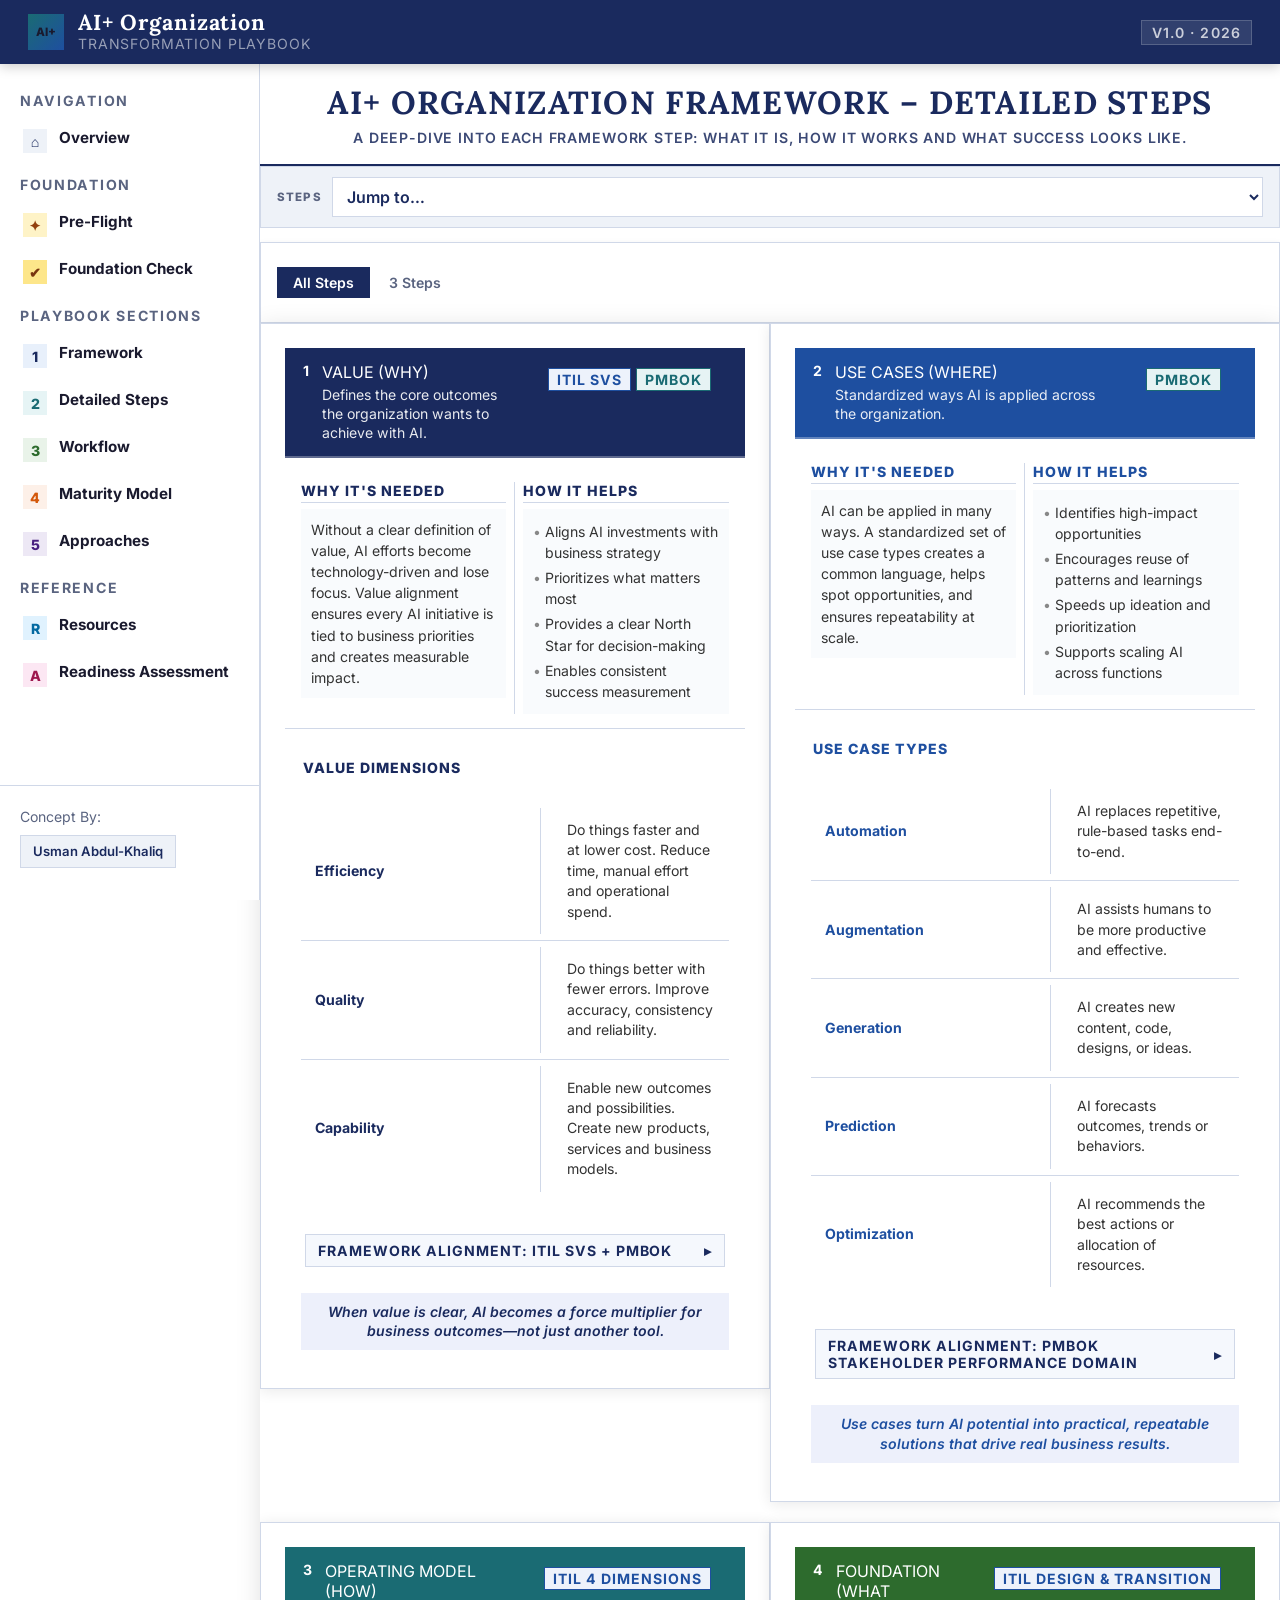
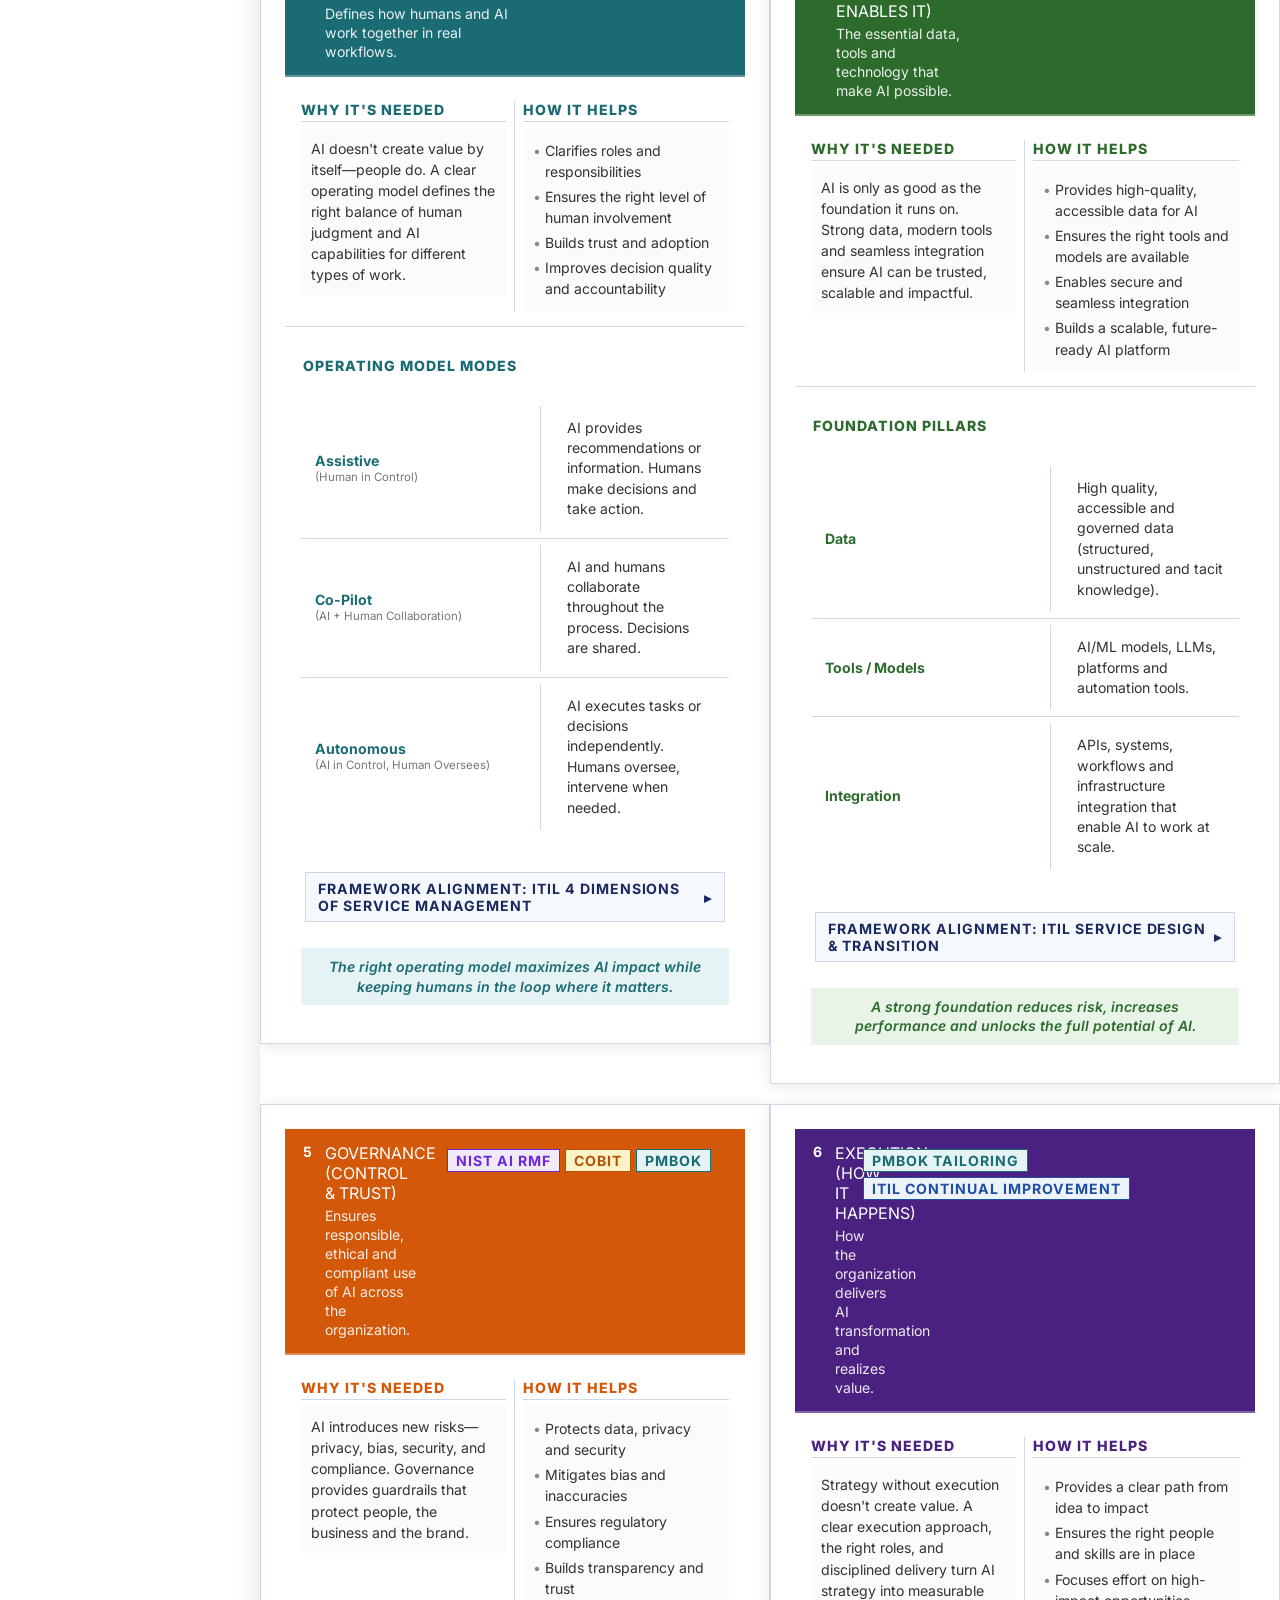
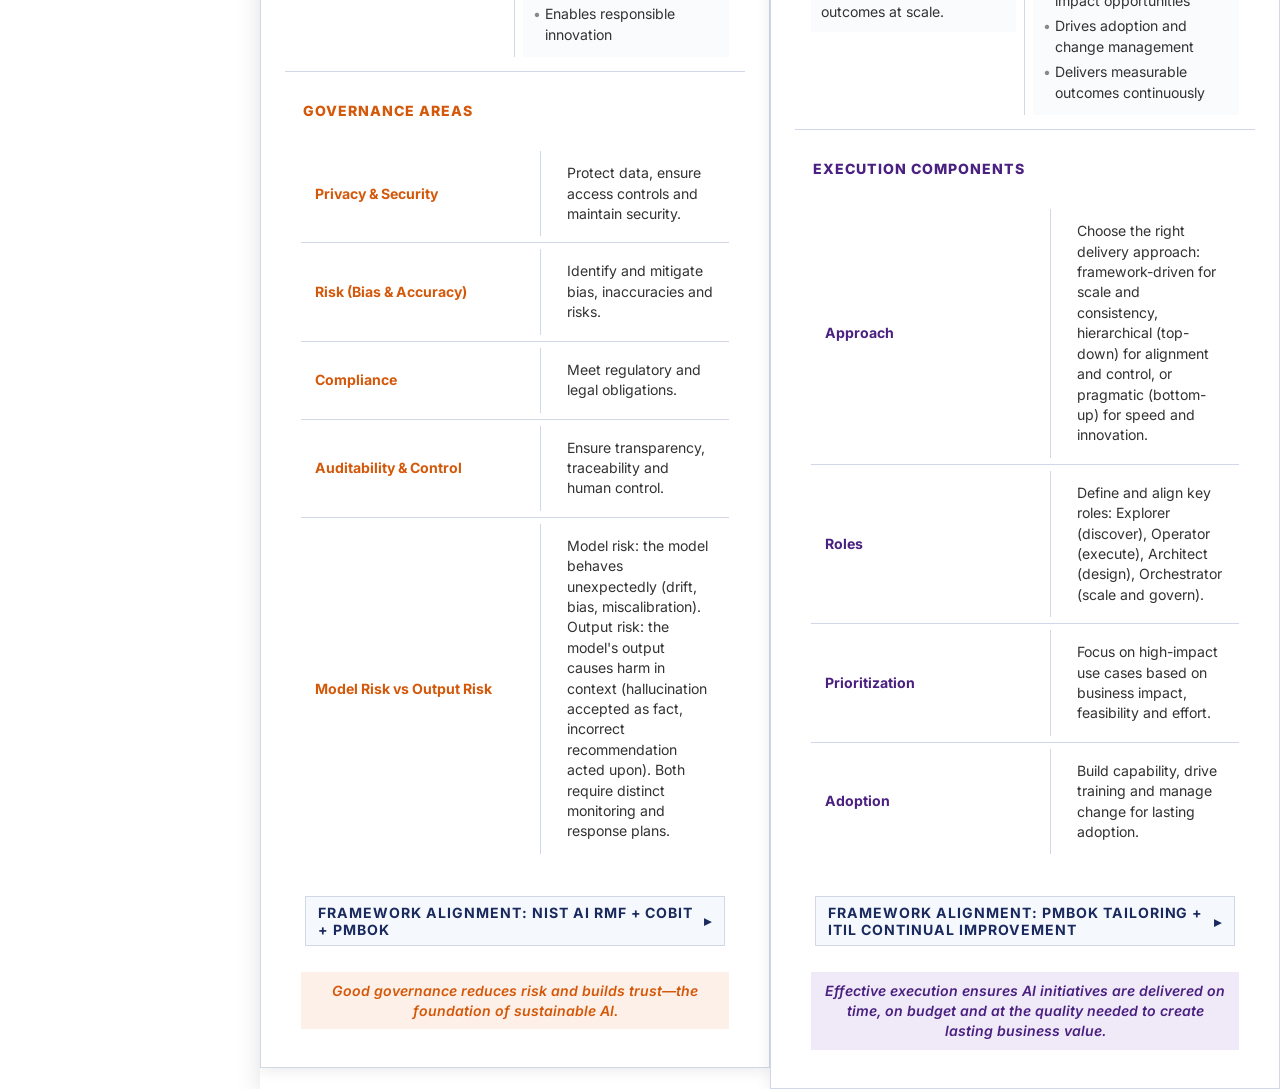
<file: details.html>
<!DOCTYPE html>
<html lang="en">
<head>
<meta charset="UTF-8">
<meta name="viewport" content="width=device-width, initial-scale=1.0">
<title>AI+ Organization Framework – Detailed Steps</title>
<link rel="stylesheet" href="shared.css">
<link rel="stylesheet" href="main.css">
</head>
<body class="details-page">

<script src="layout-loader.js"></script>

<div id="aipo-content">

<div class="page-header">
  <h1>AI+ ORGANIZATION FRAMEWORK – DETAILED STEPS</h1>
  <p>A deep-dive into each framework step: what it is, how it works and what success looks like.</p>
</div>

<nav class="page-section-jump" aria-label="Jump to step">
  <label class="page-section-jump-label" for="details-step-jump">Steps</label>
  <select id="details-step-jump" class="page-section-jump-select" data-jump="1">
    <option value="">Jump to…</option>
    <option value="detail-card-1">1 · Value (Why)</option>
    <option value="detail-card-2">2 · Use cases</option>
    <option value="detail-card-3">3 · Operating model</option>
    <option value="detail-card-4">4 · Foundation</option>
    <option value="detail-card-5">5 · Governance</option>
    <option value="detail-card-6">6 · Execution</option>
  </select>
</nav>

<div class="step-controls">
  <div class="sc-modes">
    <button class="sc-btn" data-mode="all" onclick="setStepMode('all')">All Steps</button>
    <button class="sc-btn" data-mode="3" onclick="setStepMode('3')">3 Steps</button>
  </div>
  <div class="sc-nav" id="scNav">
    <button class="sc-arrow" id="prevBtn" onclick="goStep(-1)">&#8592; Prev</button>
    <span class="sc-counter" id="scCounter">Step 1 of 6</span>
    <button class="sc-arrow" id="nextBtn" onclick="goStep(1)">Next &#8594;</button>
  </div>
  <div class="sc-dots" id="scDots"></div>
</div>

<div class="page">

  <!-- Card 1 - Value -->
  <div class="card c1" id="detail-card-1">
    <div class="card-header">
      <div class="card-num">1</div>
      <div>
        <div class="card-title">VALUE (WHY)</div>
        <div class="card-sub">Defines the core outcomes the organization wants to achieve with AI.</div>
      </div>
      <div class="fw-badges">
        <span class="fw-badge fw-itil">ITIL SVS</span>
        <span class="fw-badge fw-pmbok">PMBOK</span>
      </div>
    </div>
    <div class="two-col">
      <div class="col-block">
        <div class="col-label">Why It's Needed</div>
        <div class="col-body">Without a clear definition of value, AI efforts become technology-driven and lose focus. Value alignment ensures every AI initiative is tied to business priorities and creates measurable impact.</div>
      </div>
      <div class="col-block">
        <div class="col-label">How It Helps</div>
        <div class="col-body"><ul>
          <li>Aligns AI investments with business strategy</li>
          <li>Prioritizes what matters most</li>
          <li>Provides a clear North Star for decision-making</li>
          <li>Enables consistent success measurement</li>
        </ul></div>
      </div>
    </div>
    <div class="section-label">VALUE DIMENSIONS</div>
    <div class="item-table">
      <div class="item-row"><div class="item-key">Efficiency</div><div class="item-val">Do things faster and at lower cost. Reduce time, manual effort and operational spend.</div></div>
      <div class="item-row"><div class="item-key">Quality</div><div class="item-val">Do things better with fewer errors. Improve accuracy, consistency and reliability.</div></div>
      <div class="item-row"><div class="item-key">Capability</div><div class="item-val">Enable new outcomes and possibilities. Create new products, services and business models.</div></div>
    </div>
    <details class="fw-panel">
      <summary>Framework Alignment: ITIL SVS + PMBOK</summary>
      <div class="fw-panel-body">
        <p><strong>ITIL Service Value System (SVS)</strong> frames value as co-creation between the organization and its stakeholders—not purely internal benefit. Each AI initiative should ask: what value does this create for end-users and partners, not just the business?</p>
        <p><strong>PMBOK Benefit Realization Plan:</strong></p>
        <ul>
          <li>Map each AI initiative to an explicit benefits owner</li>
          <li>Define the baseline state (current), target state (expected), and realization timeline</li>
          <li>Schedule a Benefits Realization Review at 30/90/180 days post-deployment</li>
        </ul>
      </div>
    </details>
    <div class="callout">When value is clear, AI becomes a force multiplier for business outcomes—not just another tool.</div>
  </div>

  <!-- Card 2 - Use Cases -->
  <div class="card c2" id="detail-card-2">
    <div class="card-header">
      <div class="card-num">2</div>
      <div>
        <div class="card-title">USE CASES (WHERE)</div>
        <div class="card-sub">Standardized ways AI is applied across the organization.</div>
      </div>
      <div class="fw-badges">
        <span class="fw-badge fw-pmbok">PMBOK</span>
      </div>
    </div>
    <div class="two-col">
      <div class="col-block">
        <div class="col-label">Why It's Needed</div>
        <div class="col-body">AI can be applied in many ways. A standardized set of use case types creates a common language, helps spot opportunities, and ensures repeatability at scale.</div>
      </div>
      <div class="col-block">
        <div class="col-label">How It Helps</div>
        <div class="col-body"><ul>
          <li>Identifies high-impact opportunities</li>
          <li>Encourages reuse of patterns and learnings</li>
          <li>Speeds up ideation and prioritization</li>
          <li>Supports scaling AI across functions</li>
        </ul></div>
      </div>
    </div>
    <div class="section-label">USE CASE TYPES</div>
    <div class="item-table">
      <div class="item-row"><div class="item-key">Automation</div><div class="item-val">AI replaces repetitive, rule-based tasks end-to-end.</div></div>
      <div class="item-row"><div class="item-key">Augmentation</div><div class="item-val">AI assists humans to be more productive and effective.</div></div>
      <div class="item-row"><div class="item-key">Generation</div><div class="item-val">AI creates new content, code, designs, or ideas.</div></div>
      <div class="item-row"><div class="item-key">Prediction</div><div class="item-val">AI forecasts outcomes, trends or behaviors.</div></div>
      <div class="item-row"><div class="item-key">Optimization</div><div class="item-val">AI recommends the best actions or allocation of resources.</div></div>
    </div>
    <details class="fw-panel">
      <summary>Framework Alignment: PMBOK Stakeholder Performance Domain</summary>
      <div class="fw-panel-body">
        <p><strong>PMBOK's Stakeholder Performance Domain</strong> introduces the <strong>Power/Interest Grid</strong> as a tool for prioritizing which use cases to pursue based on stakeholder influence and engagement level.</p>
        <p><strong>Grid quadrants:</strong></p>
        <ul>
          <li>High Power / High Interest: Manage closely</li>
          <li>High Power / Low Interest: Keep satisfied</li>
          <li>Low Power / High Interest: Keep informed</li>
          <li>Low Power / Low Interest: Monitor</li>
        </ul>
        <p><strong>Risk note:</strong> Without stakeholder mapping, use case portfolios fragment—high-interest but low-power users drive pilots that never get executive sponsorship to scale.</p>
        <p><strong>Action:</strong> Score each use case candidate against: Who sponsors it? Who uses it? Who blocks it? Prioritize use cases that satisfy high-power / high-interest sponsors.</p>
      </div>
    </details>
    <div class="callout">Use cases turn AI potential into practical, repeatable solutions that drive real business results.</div>
  </div>

  <!-- Card 3 - Operating Model -->
  <div class="card c3" id="detail-card-3">
    <div class="card-header">
      <div class="card-num">3</div>
      <div>
        <div class="card-title">OPERATING MODEL (HOW)</div>
        <div class="card-sub">Defines how humans and AI work together in real workflows.</div>
      </div>
      <div class="fw-badges">
        <span class="fw-badge fw-itil">ITIL 4 Dimensions</span>
      </div>
    </div>
    <div class="two-col">
      <div class="col-block">
        <div class="col-label">Why It's Needed</div>
        <div class="col-body">AI doesn't create value by itself—people do. A clear operating model defines the right balance of human judgment and AI capabilities for different types of work.</div>
      </div>
      <div class="col-block">
        <div class="col-label">How It Helps</div>
        <div class="col-body"><ul>
          <li>Clarifies roles and responsibilities</li>
          <li>Ensures the right level of human involvement</li>
          <li>Builds trust and adoption</li>
          <li>Improves decision quality and accountability</li>
        </ul></div>
      </div>
    </div>
    <div class="section-label">OPERATING MODEL MODES</div>
    <div class="item-table">
      <div class="item-row"><div class="item-key">Assistive<br><span style="font-weight:400;font-size:0.72rem;color:#777">(Human in Control)</span></div><div class="item-val">AI provides recommendations or information. Humans make decisions and take action.</div></div>
      <div class="item-row"><div class="item-key">Co-Pilot<br><span style="font-weight:400;font-size:0.72rem;color:#777">(AI + Human Collaboration)</span></div><div class="item-val">AI and humans collaborate throughout the process. Decisions are shared.</div></div>
      <div class="item-row"><div class="item-key">Autonomous<br><span style="font-weight:400;font-size:0.72rem;color:#777">(AI in Control, Human Oversees)</span></div><div class="item-val">AI executes tasks or decisions independently. Humans oversee, intervene when needed.</div></div>
    </div>
    <details class="fw-panel">
      <summary>Framework Alignment: ITIL 4 Dimensions of Service Management</summary>
      <div class="fw-panel-body">
        <p><strong>ITIL's 4 Dimensions model</strong> ensures AI services are designed holistically—not just as technology solutions.</p>
        <ul>
          <li><strong>Organizations & People:</strong> Define an "AI Service Owner" role per service—accountable for outcomes, not just delivery. Aligns to ITIL's service ownership model.</li>
          <li><strong>Information & Technology:</strong> Maps directly to the existing Foundation pillar (Data, Tools, Integration).</li>
          <li><strong>Partners & Suppliers:</strong> Formalize relationships with AI cloud providers (OpenAI, Azure AI, AWS Bedrock) via vendor management—SLAs, data handling agreements, exit strategies.</li>
          <li><strong>Value Streams & Processes:</strong> Map the end-to-end flow from data ingestion through AI inference to business output for each use case. Identify handoff points and failure modes.</li>
        </ul>
        <p><strong>Note:</strong> Every operating model mode (Assistive, Co-Pilot, Autonomous) maps to a different ITIL value stream configuration.</p>
      </div>
    </details>
    <div class="callout">The right operating model maximizes AI impact while keeping humans in the loop where it matters.</div>
  </div>

  <!-- Card 4 - Foundation -->
  <div class="card c4" id="detail-card-4">
    <div class="card-header">
      <div class="card-num">4</div>
      <div>
        <div class="card-title">FOUNDATION (WHAT ENABLES IT)</div>
        <div class="card-sub">The essential data, tools and technology that make AI possible.</div>
      </div>
      <div class="fw-badges">
        <span class="fw-badge fw-itil">ITIL Design & Transition</span>
      </div>
    </div>
    <div class="two-col">
      <div class="col-block">
        <div class="col-label">Why It's Needed</div>
        <div class="col-body">AI is only as good as the foundation it runs on. Strong data, modern tools and seamless integration ensure AI can be trusted, scalable and impactful.</div>
      </div>
      <div class="col-block">
        <div class="col-label">How It Helps</div>
        <div class="col-body"><ul>
          <li>Provides high-quality, accessible data for AI</li>
          <li>Ensures the right tools and models are available</li>
          <li>Enables secure and seamless integration</li>
          <li>Builds a scalable, future-ready AI platform</li>
        </ul></div>
      </div>
    </div>
    <div class="section-label">FOUNDATION PILLARS</div>
    <div class="item-table">
      <div class="item-row"><div class="item-key">Data</div><div class="item-val">High quality, accessible and governed data (structured, unstructured and tacit knowledge).</div></div>
      <div class="item-row"><div class="item-key">Tools / Models</div><div class="item-val">AI/ML models, LLMs, platforms and automation tools.</div></div>
      <div class="item-row"><div class="item-key">Integration</div><div class="item-val">APIs, systems, workflows and infrastructure integration that enable AI to work at scale.</div></div>
    </div>
    <details class="fw-panel">
      <summary>Framework Alignment: ITIL Service Design & Transition</summary>
      <div class="fw-panel-body">
        <p>Treat each Foundation component (Data pipelines, AI models, Integration APIs) as a <strong>service</strong> with a formal Service Design Package—not merely a technical artifact.</p>
        <ul>
          <li><strong>Internal AI Service Catalogue:</strong> Publish a catalogue of available AI capabilities (e.g., "Document Summarization Service", "Demand Forecasting API") with SLAs, data requirements, and approved use cases. This prevents redundant builds and enables reuse.</li>
          <li><strong>CI/CD Pipelines as Consumable Services:</strong> Model training pipelines, prompt versioning, and deployment pipelines should be standardized, documented, and available to all teams—not owned by individual project teams.</li>
          <li><strong>ITIL Service Transition:</strong> Before promoting any AI capability to production, run a formal transition gate: configuration baseline, test evidence, rollback plan, and service acceptance criteria.</li>
        </ul>
      </div>
    </details>
    <div class="callout">A strong foundation reduces risk, increases performance and unlocks the full potential of AI.</div>
  </div>

  <!-- Card 5 - Governance -->
  <div class="card c5" id="detail-card-5">
    <div class="card-header">
      <div class="card-num">5</div>
      <div>
        <div class="card-title">GOVERNANCE (CONTROL &amp; TRUST)</div>
        <div class="card-sub">Ensures responsible, ethical and compliant use of AI across the organization.</div>
      </div>
      <div class="fw-badges">
        <span class="fw-badge fw-nist">NIST AI RMF</span>
        <span class="fw-badge fw-cobit">COBIT</span>
        <span class="fw-badge fw-pmbok">PMBOK</span>
      </div>
    </div>
    <div class="two-col">
      <div class="col-block">
        <div class="col-label">Why It's Needed</div>
        <div class="col-body">AI introduces new risks—privacy, bias, security, and compliance. Governance provides guardrails that protect people, the business and the brand.</div>
      </div>
      <div class="col-block">
        <div class="col-label">How It Helps</div>
        <div class="col-body"><ul>
          <li>Protects data, privacy and security</li>
          <li>Mitigates bias and inaccuracies</li>
          <li>Ensures regulatory compliance</li>
          <li>Builds transparency and trust</li>
          <li>Enables responsible innovation</li>
        </ul></div>
      </div>
    </div>
    <div class="section-label">GOVERNANCE AREAS</div>
    <div class="item-table">
      <div class="item-row"><div class="item-key">Privacy &amp; Security</div><div class="item-val">Protect data, ensure access controls and maintain security.</div></div>
      <div class="item-row"><div class="item-key">Risk (Bias &amp; Accuracy)</div><div class="item-val">Identify and mitigate bias, inaccuracies and risks.</div></div>
      <div class="item-row"><div class="item-key">Compliance</div><div class="item-val">Meet regulatory and legal obligations.</div></div>
      <div class="item-row"><div class="item-key">Auditability &amp; Control</div><div class="item-val">Ensure transparency, traceability and human control.</div></div>
      <div class="item-row"><div class="item-key">Model Risk vs Output Risk</div><div class="item-val">Model risk: the model behaves unexpectedly (drift, bias, miscalibration). Output risk: the model's output causes harm in context (hallucination accepted as fact, incorrect recommendation acted upon). Both require distinct monitoring and response plans.</div></div>
    </div>
    <details class="fw-panel">
      <summary>Framework Alignment: NIST AI RMF + COBIT + PMBOK</summary>
      <div class="fw-panel-body">
        <p><strong>NIST AI RMF Govern-Map-Measure-Manage Cycle:</strong></p>
        <div class="fw-cycle">
          <div class="fw-cycle-step">Govern</div>
          <div class="fw-cycle-step">Map</div>
          <div class="fw-cycle-step">Measure</div>
          <div class="fw-cycle-step">Manage</div>
        </div>
        <ul>
          <li><strong>Govern:</strong> Establish AI risk culture, policies, accountability structures (Ethics Review Board as formal IT Governance body per COBIT)</li>
          <li><strong>Map:</strong> Identify context, categorize AI use by risk tier (model risk vs output risk—these are distinct)</li>
          <li><strong>Measure:</strong> Quantify risks—bias metrics, hallucination rates, model drift indicators</li>
          <li><strong>Manage:</strong> Respond using PMBOK Risk Response Plans—separate plans for model drift risk vs output quality risk</li>
        </ul>
        <p><strong>COBIT Addition:</strong> Separate the "AI Ethics Owner" structurally from the Execution team. This role reports to the Governance function, not to delivery. Mirrors COBIT's separation of IT governance from IT management.</p>
        <hr style="margin:10px 0;border:none;border-top:1px solid var(--border);">
        <p style="font-size:0.73rem;font-weight:700;text-transform:uppercase;color:var(--navy);margin-bottom:6px;">📥 Official Resources &amp; Tools</p>
        <ul style="font-size:0.73rem;list-style:none;padding:0;margin:0;">
          <li style="padding:2px 0 2px 16px;position:relative;"><span style="position:absolute;left:0;color:var(--teal);">→</span><a href="https://nvlpubs.nist.gov/nistpubs/ai/nist.ai.100-1.pdf" target="_blank" style="color:#1e4fa0;text-decoration:none;">NIST AI RMF 1.0 Core Framework (PDF)</a></li>
          <li style="padding:2px 0 2px 16px;position:relative;"><span style="position:absolute;left:0;color:var(--teal);">→</span><a href="https://airc.nist.gov/docs/AI_RMF_Playbook.pdf" target="_blank" style="color:#1e4fa0;text-decoration:none;">NIST AI RMF Playbook (PDF)</a></li>
          <li style="padding:2px 0 2px 16px;position:relative;"><span style="position:absolute;left:0;color:var(--teal);">→</span><a href="https://www.isaca.org/resources/cobit" target="_blank" style="color:#1e4fa0;text-decoration:none;">COBIT Governance Toolkit (Excel)</a></li>
          <li style="padding:2px 0 2px 16px;position:relative;"><span style="position:absolute;left:0;color:var(--teal);">→</span><a href="https://audit-now.com/templates/cobit-data-governance-audit-checklist-559/" target="_blank" style="color:#1e4fa0;text-decoration:none;">COBIT Data Governance Checklist (PDF)</a></li>
          <li style="padding:2px 0 2px 16px;position:relative;"><span style="position:absolute;left:0;color:var(--teal);">→</span><a href="https://www.pmi.org/kickoff" target="_blank" style="color:#1e4fa0;text-decoration:none;">PMI Risk Management Course (Free)</a></li>
        </ul>
      </div>
    </details>
    <div class="callout">Good governance reduces risk and builds trust—the foundation of sustainable AI.</div>
  </div>

  <!-- Card 6 - Execution -->
  <div class="card c6" id="detail-card-6">
    <div class="card-header">
      <div class="card-num">6</div>
      <div>
        <div class="card-title">EXECUTION (HOW IT HAPPENS)</div>
        <div class="card-sub">How the organization delivers AI transformation and realizes value.</div>
      </div>
      <div class="fw-badges">
        <span class="fw-badge fw-pmbok">PMBOK Tailoring</span>
        <span class="fw-badge fw-itil">ITIL Continual Improvement</span>
      </div>
    </div>
    <div class="two-col">
      <div class="col-block">
        <div class="col-label">Why It's Needed</div>
        <div class="col-body">Strategy without execution doesn't create value. A clear execution approach, the right roles, and disciplined delivery turn AI strategy into measurable outcomes at scale.</div>
      </div>
      <div class="col-block">
        <div class="col-label">How It Helps</div>
        <div class="col-body"><ul>
          <li>Provides a clear path from idea to impact</li>
          <li>Ensures the right people and skills are in place</li>
          <li>Focuses effort on high-impact opportunities</li>
          <li>Drives adoption and change management</li>
          <li>Delivers measurable outcomes continuously</li>
        </ul></div>
      </div>
    </div>
    <div class="section-label">EXECUTION COMPONENTS</div>
    <div class="item-table">
      <div class="item-row"><div class="item-key">Approach</div><div class="item-val">Choose the right delivery approach: framework-driven for scale and consistency, hierarchical (top-down) for alignment and control, or pragmatic (bottom-up) for speed and innovation.</div></div>
      <div class="item-row"><div class="item-key">Roles</div><div class="item-val">Define and align key roles: Explorer (discover), Operator (execute), Architect (design), Orchestrator (scale and govern).</div></div>
      <div class="item-row"><div class="item-key">Prioritization</div><div class="item-val">Focus on high-impact use cases based on business impact, feasibility and effort.</div></div>
      <div class="item-row"><div class="item-key">Adoption</div><div class="item-val">Build capability, drive training and manage change for lasting adoption.</div></div>
    </div>
    <details class="fw-panel">
      <summary>Framework Alignment: PMBOK Tailoring + ITIL Continual Improvement</summary>
      <div class="fw-panel-body">
        <p><strong>PMBOK Tailoring Principle:</strong> Delivery approach is not one-size-fits-all.</p>
        <ul>
          <li><strong>Predictive (Waterfall) lifecycle →</strong> use for Foundation building (data platforms, MLOps pipelines, governance frameworks). Requirements are known; scope is bounded.</li>
          <li><strong>Adaptive (Agile) lifecycle →</strong> use for Generative AI pilots and use-case experimentation. Requirements emerge; outcomes are uncertain.</li>
          <li><strong>Hybrid →</strong> use for scaling proven pilots into enterprise-wide solutions.</li>
        </ul>
        <p><strong>ITIL 7-Step Improvement Process</strong> for the Measure Impact loop:</p>
        <ol style="margin-left: 12px;">
          <li>Identify the improvement strategy</li>
          <li>Define what you will measure</li>
          <li>Gather the data</li>
          <li>Process the data</li>
          <li>Analyze the data</li>
          <li>Present and use the information</li>
          <li>Implement improvement</li>
        </ol>
        <p><strong>Note:</strong> The "7-step process" maps directly to this playbook's Measure Impact stage in the Workflow section.</p>
      </div>
    </details>
    <div class="callout">Effective execution ensures AI initiatives are delivered on time, on budget and at the quality needed to create lasting business value.</div>
  </div>

</div>

<script>
(function () {
  var cards = Array.from(document.querySelectorAll('.page > .card'));
  var currentStep = 0;
  var currentMode = 'all';
  var desktopMode = 'all';
  var mqNarrow = window.matchMedia('(max-width: 900px)');

  function applyView(mode, step) {
    currentMode = mode;
    currentStep = step;
    var body = document.body;

    // Remove all step-mode classes
    body.classList.remove('step-mode-1', 'step-mode-2', 'step-mode-3');

    // Update button active state (narrow viewports hide mode buttons via CSS)
    document.querySelectorAll('.sc-btn').forEach(function (btn) {
      btn.classList.toggle('active', btn.dataset.mode === mode);
    });

    if (mode === 'all') {
      cards.forEach(function (c) {
        c.classList.remove('step-visible', 'step-prev', 'step-next');
      });
      document.getElementById('scNav').style.display = 'none';
      document.getElementById('scDots').style.display = 'none';
      return;
    }

    var count = parseInt(mode, 10);
    body.classList.add('step-mode-' + count);
    document.getElementById('scNav').style.display = 'flex';
    document.getElementById('scDots').style.display = 'flex';

    // Clamp step
    var maxStep = cards.length - 1;
    if (currentStep < 0) currentStep = 0;
    if (currentStep > maxStep) currentStep = maxStep;

    cards.forEach(function (c, i) {
      c.classList.remove('step-visible', 'step-prev', 'step-next');

      if (count === 1) {
        if (i === currentStep) c.classList.add('step-visible');
      } else if (count === 2) {
        if (i === currentStep || i === currentStep + 1) c.classList.add('step-visible');
      } else { // 3
        if (i >= currentStep - 1 && i <= currentStep + 1) {
          c.classList.add('step-visible');
          if (i === currentStep - 1) c.classList.add('step-prev');
          if (i === currentStep + 1) c.classList.add('step-next');
        }
      }
    });

    // Update counter & dots
    var n = cards.length;
    var label;
    if (count === 1) {
      label = 'Step ' + (currentStep + 1) + ' of ' + n;
    } else if (count === 2) {
      label = 'Steps ' + (currentStep + 1) + '\u2013' + Math.min(currentStep + 2, n) + ' of ' + n;
    } else {
      var first = Math.max(0, currentStep - 1) + 1;
      var last = Math.min(currentStep + 1, n - 1) + 1;
      label = 'Steps ' + first + '\u2013' + last + ' of ' + n;
    }
    document.getElementById('scCounter').textContent = label;
    document.getElementById('prevBtn').disabled = currentStep === 0;
    document.getElementById('nextBtn').disabled = currentStep >= maxStep;

    var dotsEl = document.getElementById('scDots');
    dotsEl.innerHTML = '';
    cards.forEach(function (_, i) {
      var d = document.createElement('span');
      d.className = 'sc-dot' + (i === currentStep ? ' active' : '');
      d.onclick = (function (idx) { return function () { applyView(currentMode, idx); }; })(i);
      dotsEl.appendChild(d);
    });
  }

  window.setStepMode = function (mode) {
    if (mode === 'all' || mode === '3') desktopMode = mode;
    applyView(mqNarrow.matches ? '1' : mode, currentStep);
  };
  window.goStep = function (dir) { applyView(currentMode, currentStep + dir); };

  mqNarrow.addEventListener('change', function () {
    applyView(mqNarrow.matches ? '1' : desktopMode, currentStep);
  });

  applyView(mqNarrow.matches ? '1' : desktopMode, 0);
})();
</script>
</div>
<script src="section-jump.js"></script>
<script src="spa-nav.js"></script>
</body>
</html>
</file>
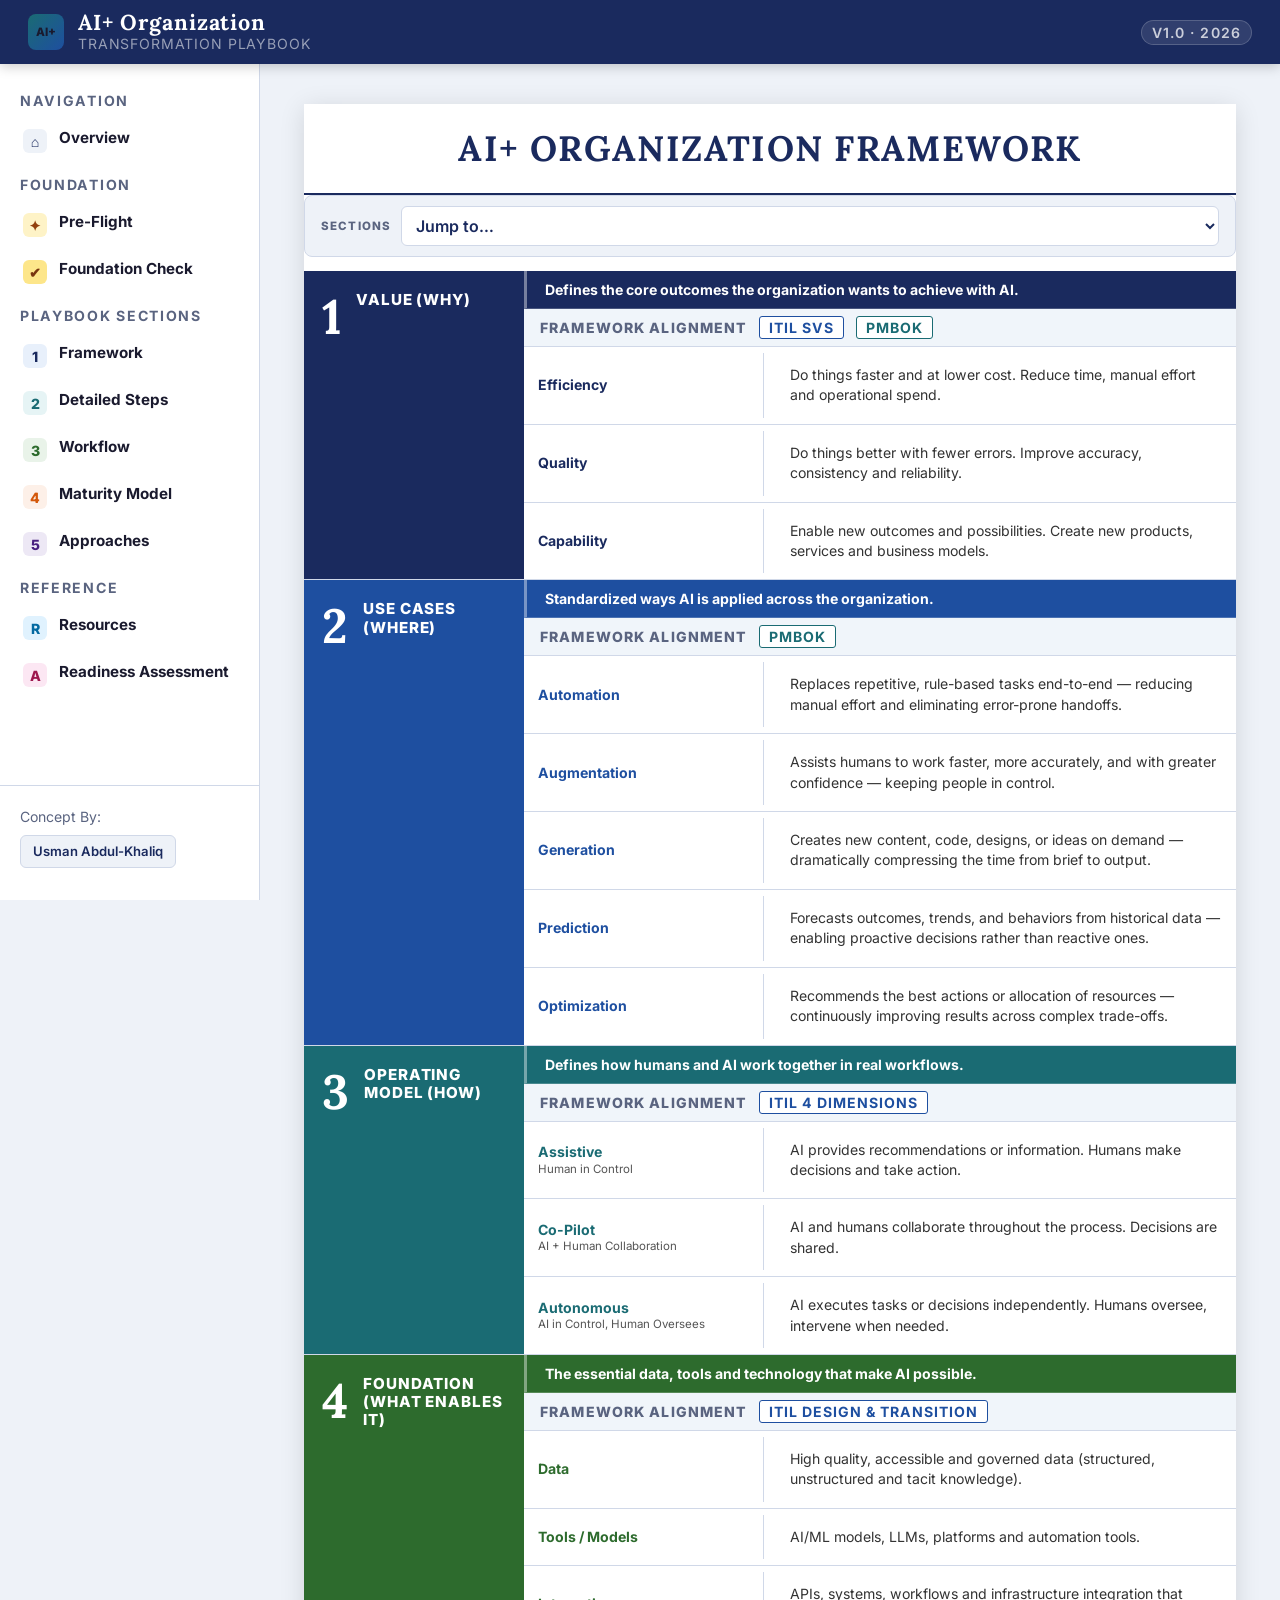
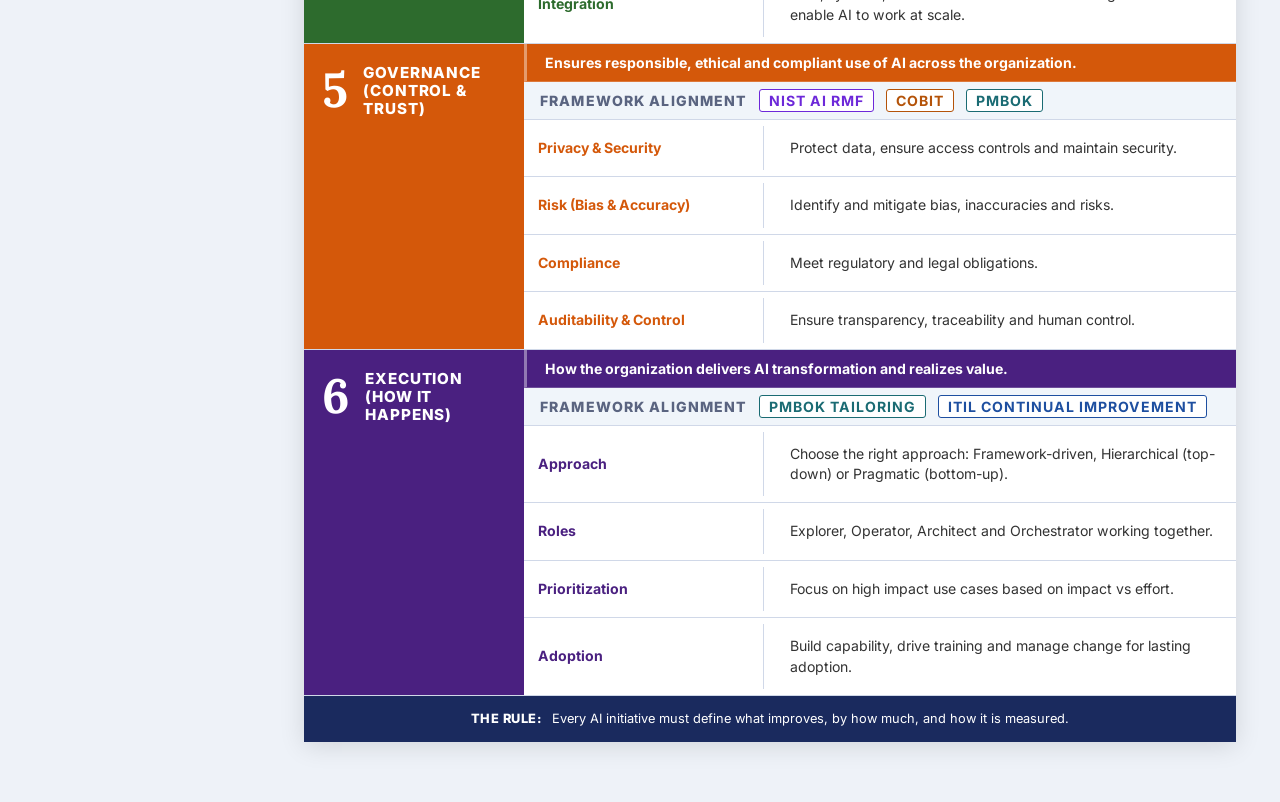
<file: framework.html>
<!DOCTYPE html>
<html lang="en">
<head>
<meta charset="UTF-8">
<meta name="viewport" content="width=device-width, initial-scale=1.0">
<title>AI+ Organization Framework</title>
<link rel="stylesheet" href="shared.css">
<link rel="stylesheet" href="main.css">

</head>
<body class="framework-page">

<script src="layout-loader.js"></script>
<div id="aipo-content">
<div class="page">
  <div class="page-title">AI+ ORGANIZATION FRAMEWORK</div>

  <nav class="page-section-jump" aria-label="Jump to framework section">
    <label class="page-section-jump-label" for="fw-section-jump">Sections</label>
    <select id="fw-section-jump" class="page-section-jump-select" data-jump="1">
      <option value="">Jump to…</option>
      <option value="fw-s1">1 · Value (Why)</option>
      <option value="fw-s2">2 · Use cases (Where)</option>
      <option value="fw-s3">3 · Operating model (How)</option>
      <option value="fw-s4">4 · Foundation (What)</option>
      <option value="fw-s5">5 · Governance</option>
      <option value="fw-s6">6 · Execution</option>
    </select>
  </nav>

  <!-- Section 1 -->
  <div class="section s1" id="fw-s1">
    <div class="section-label">
      <div class="section-number">1</div>
      <div class="section-title-block">
        <div class="title">VALUE (WHY)</div>
      </div>
    </div>
    <div class="section-content">
      <div class="section-desc">Defines the core outcomes the organization wants to achieve with AI.</div>
      <div class="fw-align-row">
        <span class="fw-align-label">Framework alignment</span>
        <span class="fw-badge fw-itil">ITIL SVS</span>
        <span class="fw-badge fw-pmbok">PMBOK</span>
      </div>
      <div class="item-row">
        <div class="item-key">Efficiency</div>
        <div class="item-val">Do things faster and at lower cost. Reduce time, manual effort and operational spend.</div>
      </div>
      <div class="item-row">
        <div class="item-key">Quality</div>
        <div class="item-val">Do things better with fewer errors. Improve accuracy, consistency and reliability.</div>
      </div>
      <div class="item-row">
        <div class="item-key">Capability</div>
        <div class="item-val">Enable new outcomes and possibilities. Create new products, services and business models.</div>
      </div>
    </div>
  </div>

  <!-- Section 2 -->
  <div class="section s2" id="fw-s2">
    <div class="section-label">
      <div class="section-number">2</div>
      <div class="section-title-block">
        <div class="title">USE CASES (WHERE)</div>
      </div>
    </div>
    <div class="section-content">
      <div class="section-desc">Standardized ways AI is applied across the organization.</div>
      <div class="fw-align-row">
        <span class="fw-align-label">Framework alignment</span>
        <span class="fw-badge fw-pmbok">PMBOK</span>
      </div>
      <div class="item-row">
        <div class="item-key">Automation</div>
        <div class="item-val">Replaces repetitive, rule-based tasks end-to-end — reducing manual effort and eliminating error-prone handoffs.</div>
      </div>
      <div class="item-row">
        <div class="item-key">Augmentation</div>
        <div class="item-val">Assists humans to work faster, more accurately, and with greater confidence — keeping people in control.</div>
      </div>
      <div class="item-row">
        <div class="item-key">Generation</div>
        <div class="item-val">Creates new content, code, designs, or ideas on demand — dramatically compressing the time from brief to output.</div>
      </div>
      <div class="item-row">
        <div class="item-key">Prediction</div>
        <div class="item-val">Forecasts outcomes, trends, and behaviors from historical data — enabling proactive decisions rather than reactive ones.</div>
      </div>
      <div class="item-row">
        <div class="item-key">Optimization</div>
        <div class="item-val">Recommends the best actions or allocation of resources — continuously improving results across complex trade-offs.</div>
      </div>
    </div>
  </div>

  <!-- Section 3 -->
  <div class="section s3" id="fw-s3">
    <div class="section-label">
      <div class="section-number">3</div>
      <div class="section-title-block">
        <div class="title">OPERATING MODEL (HOW)</div>
      </div>
    </div>
    <div class="section-content">
      <div class="section-desc">Defines how humans and AI work together in real workflows.</div>
      <div class="fw-align-row">
        <span class="fw-align-label">Framework alignment</span>
        <span class="fw-badge fw-itil">ITIL 4 Dimensions</span>
      </div>
      <div class="item-row">
        <div class="item-key">Assistive<br><small style="font-weight:400;font-size:0.72rem;color:#555">Human in Control</small></div>
        <div class="item-val">AI provides recommendations or information. Humans make decisions and take action.</div>
      </div>
      <div class="item-row">
        <div class="item-key">Co-Pilot<br><small style="font-weight:400;font-size:0.72rem;color:#555">AI + Human Collaboration</small></div>
        <div class="item-val">AI and humans collaborate throughout the process. Decisions are shared.</div>
      </div>
      <div class="item-row">
        <div class="item-key">Autonomous<br><small style="font-weight:400;font-size:0.72rem;color:#555">AI in Control, Human Oversees</small></div>
        <div class="item-val">AI executes tasks or decisions independently. Humans oversee, intervene when needed.</div>
      </div>
    </div>
  </div>

  <!-- Section 4 -->
  <div class="section s4" id="fw-s4">
    <div class="section-label">
      <div class="section-number">4</div>
      <div class="section-title-block">
        <div class="title">FOUNDATION<br>(WHAT ENABLES IT)</div>
      </div>
    </div>
    <div class="section-content">
      <div class="section-desc">The essential data, tools and technology that make AI possible.</div>
      <div class="fw-align-row">
        <span class="fw-align-label">Framework alignment</span>
        <span class="fw-badge fw-itil">ITIL Design &amp; Transition</span>
      </div>
      <div class="item-row">
        <div class="item-key">Data</div>
        <div class="item-val">High quality, accessible and governed data (structured, unstructured and tacit knowledge).</div>
      </div>
      <div class="item-row">
        <div class="item-key">Tools / Models</div>
        <div class="item-val">AI/ML models, LLMs, platforms and automation tools.</div>
      </div>
      <div class="item-row">
        <div class="item-key">Integration</div>
        <div class="item-val">APIs, systems, workflows and infrastructure integration that enable AI to work at scale.</div>
      </div>
    </div>
  </div>

  <!-- Section 5 -->
  <div class="section s5" id="fw-s5">
    <div class="section-label">
      <div class="section-number">5</div>
      <div class="section-title-block">
        <div class="title">GOVERNANCE<br>(CONTROL & TRUST)</div>
      </div>
    </div>
    <div class="section-content">
      <div class="section-desc">Ensures responsible, ethical and compliant use of AI across the organization.</div>
      <div class="fw-align-row">
        <span class="fw-align-label">Framework alignment</span>
        <span class="fw-badge fw-nist">NIST AI RMF</span>
        <span class="fw-badge fw-cobit">COBIT</span>
        <span class="fw-badge fw-pmbok">PMBOK</span>
      </div>
      <div class="item-row">
        <div class="item-key">Privacy &amp; Security</div>
        <div class="item-val">Protect data, ensure access controls and maintain security.</div>
      </div>
      <div class="item-row">
        <div class="item-key">Risk (Bias &amp; Accuracy)</div>
        <div class="item-val">Identify and mitigate bias, inaccuracies and risks.</div>
      </div>
      <div class="item-row">
        <div class="item-key">Compliance</div>
        <div class="item-val">Meet regulatory and legal obligations.</div>
      </div>
      <div class="item-row">
        <div class="item-key">Auditability &amp; Control</div>
        <div class="item-val">Ensure transparency, traceability and human control.</div>
      </div>
    </div>
  </div>

  <!-- Section 6 -->
  <div class="section s6" id="fw-s6">
    <div class="section-label">
      <div class="section-number">6</div>
      <div class="section-title-block">
        <div class="title">EXECUTION<br>(HOW IT HAPPENS)</div>
      </div>
    </div>
    <div class="section-content">
      <div class="section-desc">How the organization delivers AI transformation and realizes value.</div>
      <div class="fw-align-row">
        <span class="fw-align-label">Framework alignment</span>
        <span class="fw-badge fw-pmbok">PMBOK Tailoring</span>
        <span class="fw-badge fw-itil">ITIL Continual Improvement</span>
      </div>
      <div class="item-row">
        <div class="item-key">Approach</div>
        <div class="item-val">Choose the right approach: Framework-driven, Hierarchical (top-down) or Pragmatic (bottom-up).</div>
      </div>
      <div class="item-row">
        <div class="item-key">Roles</div>
        <div class="item-val">Explorer, Operator, Architect and Orchestrator working together.</div>
      </div>
      <div class="item-row">
        <div class="item-key">Prioritization</div>
        <div class="item-val">Focus on high impact use cases based on impact vs effort.</div>
      </div>
      <div class="item-row">
        <div class="item-key">Adoption</div>
        <div class="item-val">Build capability, drive training and manage change for lasting adoption.</div>
      </div>
    </div>
  </div>

  <!-- Cross-cutting overlays (temporarily hidden — remove .aipo-section-hidden to show) -->
  <div class="aipo-section-hidden" aria-hidden="true">
  <div class="overlays">CROSS-CUTTING OVERLAYS – APPLY TO ALL 6 AREAS</div>
  <div class="overlays-grid">
    <div class="overlay-block">
      <div class="overlay-title">MATURITY MODEL (HOW FAR)
        <span class="fw-badge fw-cmmi" style="float:right;margin-top:-2px;">CMMI</span>
      </div>
      <div class="overlay-item">
        <div class="overlay-item-key">Adoption</div>
        <div class="overlay-item-val">Early experimentation, isolated usage, learning phase.</div>
      </div>
      <div class="overlay-item">
        <div class="overlay-item-key">Integration</div>
        <div class="overlay-item-val">AI embedded into workflows and processes across teams.</div>
      </div>
      <div class="overlay-item">
        <div class="overlay-item-key">Transformation</div>
        <div class="overlay-item-val">Workflows are redesigned or eliminated. AI drives business transformation.</div>
      </div>
    </div>
    <div class="overlay-block">
      <div class="overlay-title">MEASUREMENT MODEL (WHAT IMPROVES)</div>
      <div class="overlay-item">
        <div class="overlay-item-key">Efficiency</div>
        <div class="overlay-item-val">Time saved, cost reduction, throughput increase.</div>
      </div>
      <div class="overlay-item">
        <div class="overlay-item-key">Quality</div>
        <div class="overlay-item-val">Error reduction, consistency, rework reduction.</div>
      </div>
      <div class="overlay-item">
        <div class="overlay-item-key">Capability</div>
        <div class="overlay-item-val">New outputs, faster decisions, scalability and innovation.</div>
      </div>
    </div>
  </div>
  </div>

  <div class="rule-bar">
    <strong>The Rule:</strong> Every AI initiative must define what improves, by how much, and how it is measured.
  </div>
</div>
</div>
<script src="section-jump.js"></script>
<script src="spa-nav.js"></script>
</body>
</html>
</file>
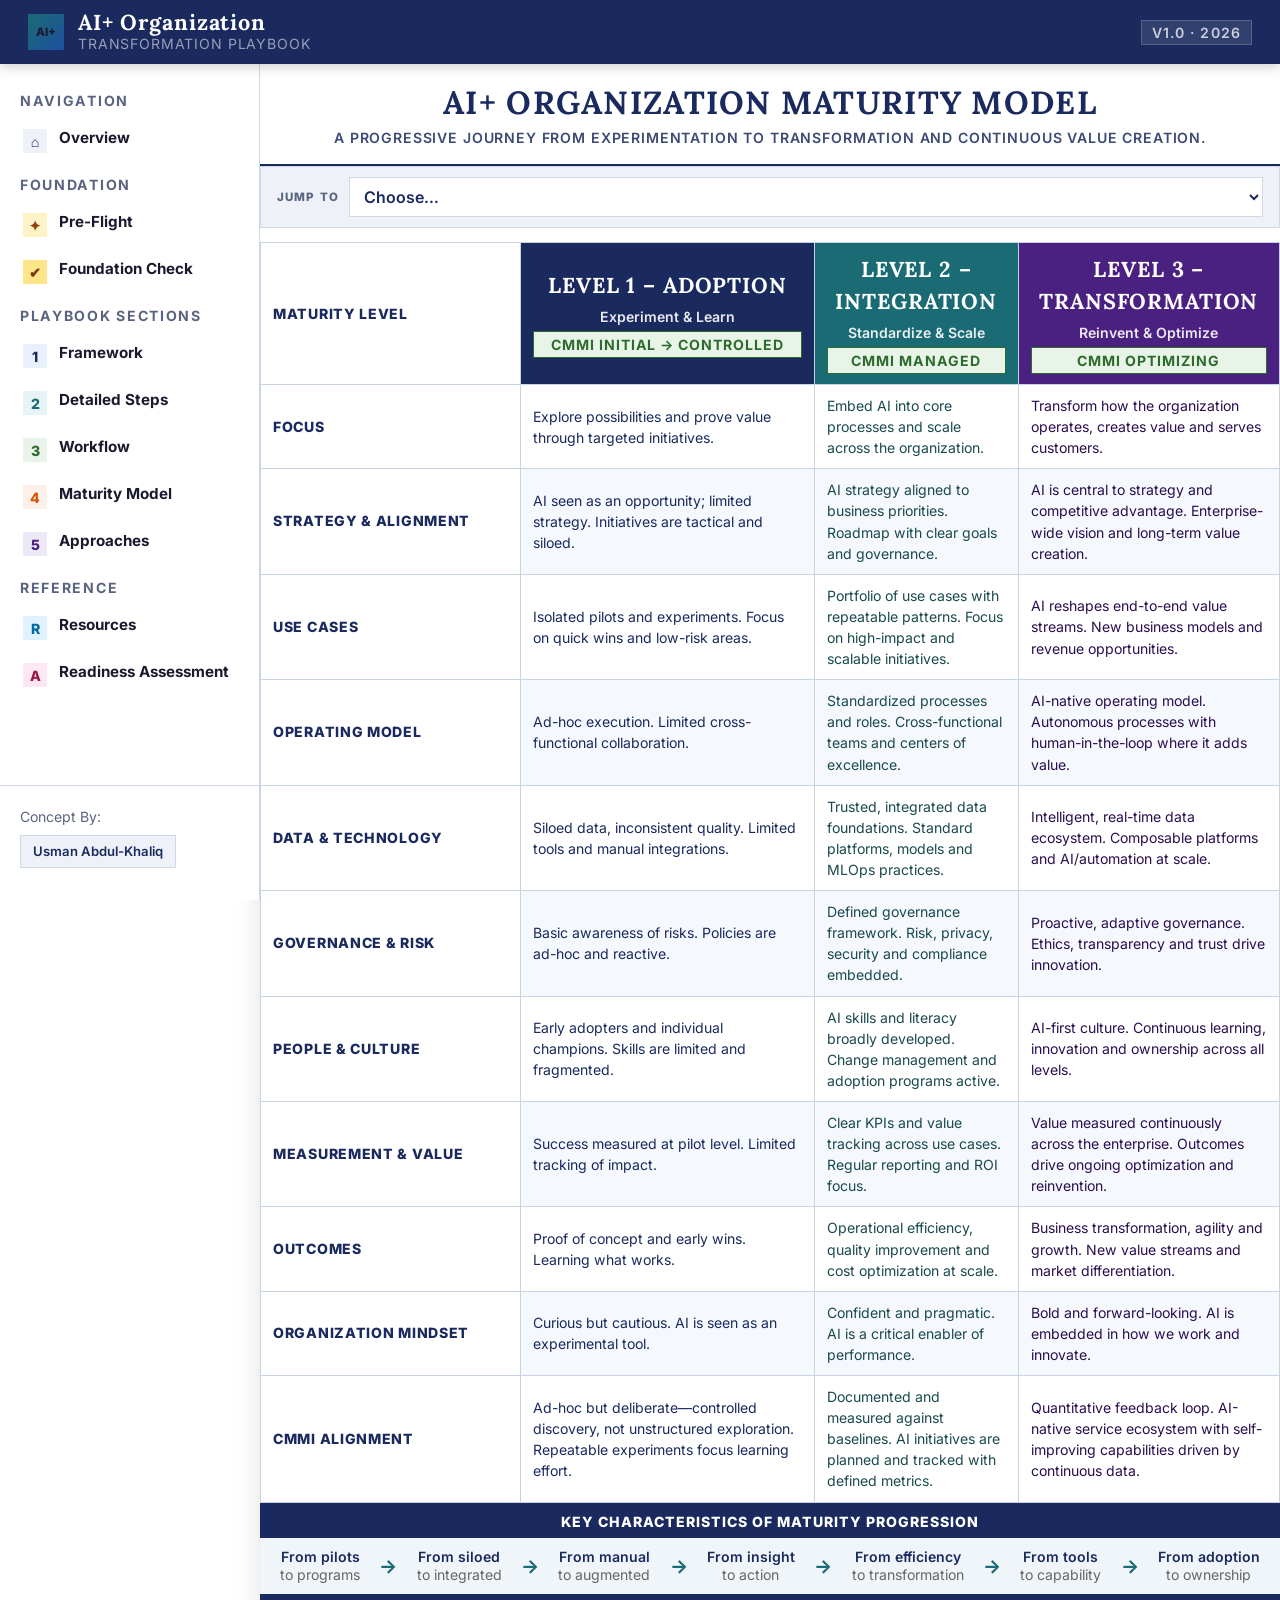
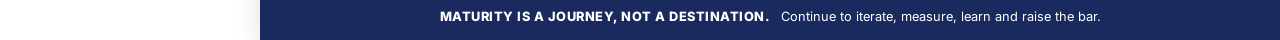
<file: maturity.html>
<!DOCTYPE html>
<html lang="en">
<head>
<meta charset="UTF-8">
<meta name="viewport" content="width=device-width, initial-scale=1.0">
<title>AI+ Organization Maturity Model</title>
<link rel="stylesheet" href="shared.css">
<link rel="stylesheet" href="main.css">
</head>
<body class="maturity-page">

<script src="layout-loader.js"></script>

<div id="aipo-content">

<div class="page">
  <div class="page-header">
    <h1>AI+ ORGANIZATION MATURITY MODEL</h1>
    <p>A progressive journey from experimentation to transformation and continuous value creation.</p>
  </div>

  <nav class="page-section-jump" aria-label="Jump on maturity page">
    <label class="page-section-jump-label" for="mat-page-jump">Jump to</label>
    <select id="mat-page-jump" class="page-section-jump-select" data-jump="1">
      <option value="">Choose…</option>
      <option value="mat-compare">Maturity comparison table</option>
      <option value="mat-takeaway">Summary &amp; takeaway</option>
    </select>
  </nav>

  <table class="maturity-table" id="mat-compare">
    <thead>
      <tr>
        <th class="th-row-label">Maturity Level</th>
        <th class="th-level1">
          <div class="level-num">LEVEL 1 – ADOPTION</div>
          <span class="level-sub">Experiment &amp; Learn</span>
          <span class="fw-badge fw-cmmi" style="display:block;margin-top:4px;">CMMI Initial → Controlled</span>
        </th>
        <th class="th-level2">
          <div class="level-num">LEVEL 2 – INTEGRATION</div>
          <span class="level-sub">Standardize &amp; Scale</span>
          <span class="fw-badge fw-cmmi" style="display:block;margin-top:4px;">CMMI Managed</span>
        </th>
        <th class="th-level3">
          <div class="level-num">LEVEL 3 – TRANSFORMATION</div>
          <span class="level-sub">Reinvent &amp; Optimize</span>
          <span class="fw-badge fw-cmmi" style="display:block;margin-top:4px;">CMMI Optimizing</span>
        </th>
      </tr>
    </thead>
    <tbody>
      <tr>
        <td class="row-label">Focus</td>
        <td class="l1"><span class="mat-cap mat-cap--1">Level 1 – Adoption</span>Explore possibilities and prove value through targeted initiatives.</td>
        <td class="l2"><span class="mat-cap mat-cap--2">Level 2 – Integration</span>Embed AI into core processes and scale across the organization.</td>
        <td class="l3"><span class="mat-cap mat-cap--3">Level 3 – Transformation</span>Transform how the organization operates, creates value and serves customers.</td>
      </tr>
      <tr>
        <td class="row-label">Strategy &amp; Alignment</td>
        <td class="l1"><span class="mat-cap mat-cap--1">Level 1 – Adoption</span>AI seen as an opportunity; limited strategy. Initiatives are tactical and siloed.</td>
        <td class="l2"><span class="mat-cap mat-cap--2">Level 2 – Integration</span>AI strategy aligned to business priorities. Roadmap with clear goals and governance.</td>
        <td class="l3"><span class="mat-cap mat-cap--3">Level 3 – Transformation</span>AI is central to strategy and competitive advantage. Enterprise-wide vision and long-term value creation.</td>
      </tr>
      <tr>
        <td class="row-label">Use Cases</td>
        <td class="l1"><span class="mat-cap mat-cap--1">Level 1 – Adoption</span>Isolated pilots and experiments. Focus on quick wins and low-risk areas.</td>
        <td class="l2"><span class="mat-cap mat-cap--2">Level 2 – Integration</span>Portfolio of use cases with repeatable patterns. Focus on high-impact and scalable initiatives.</td>
        <td class="l3"><span class="mat-cap mat-cap--3">Level 3 – Transformation</span>AI reshapes end-to-end value streams. New business models and revenue opportunities.</td>
      </tr>
      <tr>
        <td class="row-label">Operating Model</td>
        <td class="l1"><span class="mat-cap mat-cap--1">Level 1 – Adoption</span>Ad-hoc execution. Limited cross-functional collaboration.</td>
        <td class="l2"><span class="mat-cap mat-cap--2">Level 2 – Integration</span>Standardized processes and roles. Cross-functional teams and centers of excellence.</td>
        <td class="l3"><span class="mat-cap mat-cap--3">Level 3 – Transformation</span>AI-native operating model. Autonomous processes with human-in-the-loop where it adds value.</td>
      </tr>
      <tr>
        <td class="row-label">Data &amp; Technology</td>
        <td class="l1"><span class="mat-cap mat-cap--1">Level 1 – Adoption</span>Siloed data, inconsistent quality. Limited tools and manual integrations.</td>
        <td class="l2"><span class="mat-cap mat-cap--2">Level 2 – Integration</span>Trusted, integrated data foundations. Standard platforms, models and MLOps practices.</td>
        <td class="l3"><span class="mat-cap mat-cap--3">Level 3 – Transformation</span>Intelligent, real-time data ecosystem. Composable platforms and AI/automation at scale.</td>
      </tr>
      <tr>
        <td class="row-label">Governance &amp; Risk</td>
        <td class="l1"><span class="mat-cap mat-cap--1">Level 1 – Adoption</span>Basic awareness of risks. Policies are ad-hoc and reactive.</td>
        <td class="l2"><span class="mat-cap mat-cap--2">Level 2 – Integration</span>Defined governance framework. Risk, privacy, security and compliance embedded.</td>
        <td class="l3"><span class="mat-cap mat-cap--3">Level 3 – Transformation</span>Proactive, adaptive governance. Ethics, transparency and trust drive innovation.</td>
      </tr>
      <tr>
        <td class="row-label">People &amp; Culture</td>
        <td class="l1"><span class="mat-cap mat-cap--1">Level 1 – Adoption</span>Early adopters and individual champions. Skills are limited and fragmented.</td>
        <td class="l2"><span class="mat-cap mat-cap--2">Level 2 – Integration</span>AI skills and literacy broadly developed. Change management and adoption programs active.</td>
        <td class="l3"><span class="mat-cap mat-cap--3">Level 3 – Transformation</span>AI-first culture. Continuous learning, innovation and ownership across all levels.</td>
      </tr>
      <tr>
        <td class="row-label">Measurement &amp; Value</td>
        <td class="l1"><span class="mat-cap mat-cap--1">Level 1 – Adoption</span>Success measured at pilot level. Limited tracking of impact.</td>
        <td class="l2"><span class="mat-cap mat-cap--2">Level 2 – Integration</span>Clear KPIs and value tracking across use cases. Regular reporting and ROI focus.</td>
        <td class="l3"><span class="mat-cap mat-cap--3">Level 3 – Transformation</span>Value measured continuously across the enterprise. Outcomes drive ongoing optimization and reinvention.</td>
      </tr>
      <tr>
        <td class="row-label">Outcomes</td>
        <td class="l1"><span class="mat-cap mat-cap--1">Level 1 – Adoption</span>Proof of concept and early wins. Learning what works.</td>
        <td class="l2"><span class="mat-cap mat-cap--2">Level 2 – Integration</span>Operational efficiency, quality improvement and cost optimization at scale.</td>
        <td class="l3"><span class="mat-cap mat-cap--3">Level 3 – Transformation</span>Business transformation, agility and growth. New value streams and market differentiation.</td>
      </tr>
      <tr>
        <td class="row-label">Organization Mindset</td>
        <td class="l1"><span class="mat-cap mat-cap--1">Level 1 – Adoption</span>Curious but cautious. AI is seen as an experimental tool.</td>
        <td class="l2"><span class="mat-cap mat-cap--2">Level 2 – Integration</span>Confident and pragmatic. AI is a critical enabler of performance.</td>
        <td class="l3"><span class="mat-cap mat-cap--3">Level 3 – Transformation</span>Bold and forward-looking. AI is embedded in how we work and innovate.</td>
      </tr>
      <tr>
        <td class="row-label">CMMI Alignment</td>
        <td class="l1"><span class="mat-cap mat-cap--1">Level 1 – Adoption</span>Ad-hoc but deliberate—controlled discovery, not unstructured exploration. Repeatable experiments focus learning effort.</td>
        <td class="l2"><span class="mat-cap mat-cap--2">Level 2 – Integration</span>Documented and measured against baselines. AI initiatives are planned and tracked with defined metrics.</td>
        <td class="l3"><span class="mat-cap mat-cap--3">Level 3 – Transformation</span>Quantitative feedback loop. AI-native service ecosystem with self-improving capabilities driven by continuous data.</td>
      </tr>
    </tbody>
  </table>

  <!-- Progression row -->
  <div class="progression-row">
    <div class="prog-header">KEY CHARACTERISTICS OF MATURITY PROGRESSION</div>
    <div class="progression-items">
      <div class="prog-item"><div class="prog-text">From pilots<br><span>to programs</span></div></div>
      <div class="prog-arrow">→</div>
      <div class="prog-item"><div class="prog-text">From siloed<br><span>to integrated</span></div></div>
      <div class="prog-arrow">→</div>
      <div class="prog-item"><div class="prog-text">From manual<br><span>to augmented</span></div></div>
      <div class="prog-arrow">→</div>
      <div class="prog-item"><div class="prog-text">From insight<br><span>to action</span></div></div>
      <div class="prog-arrow">→</div>
      <div class="prog-item"><div class="prog-text">From efficiency<br><span>to transformation</span></div></div>
      <div class="prog-arrow">→</div>
      <div class="prog-item"><div class="prog-text">From tools<br><span>to capability</span></div></div>
      <div class="prog-arrow">→</div>
      <div class="prog-item"><div class="prog-text">From adoption<br><span>to ownership</span></div></div>
    </div>
  </div>

  <details class="fw-panel aipo-section-hidden" open aria-hidden="true">
    <summary>CMMI Maturity Mapping Detail</summary>
    <div class="fw-panel-body">
      <p><strong>CMMI Five Levels mapped to the AI+ Playbook's Three Levels:</strong></p>
      <ul>
        <li><strong>CMMI Level 1 (Initial)</strong> → Playbook Level 1 (Adoption): Early, ad-hoc processes. Renamed here as "Controlled Discovery" to signal intentionality—exploration that is deliberate and tracked, not random.</li>
        <li><strong>CMMI Levels 2-3 (Managed & Defined)</strong> → Playbook Level 2 (Integration): Processes are standardized, documented, measured against baselines. Teams follow defined practices with measurable predictability.</li>
        <li><strong>CMMI Levels 4-5 (Quantitatively Managed & Optimizing)</strong> → Playbook Level 3 (Transformation): Continuous optimization driven by quantitative data. Processes improve themselves based on real-time feedback and experimentation.</li>
      </ul>
      <p><strong>Key insight:</strong> The playbook's "Level 1: Adoption" is NOT the same as CMMI's chaotic "Initial" state. It is controlled and deliberate, with clear intent and measurement. This distinction prevents the organization from mistaking exploration for lack of rigor.</p>
    </div>
  </details>

  <div class="rule-bar" id="mat-takeaway">
    <strong>Maturity is a journey, not a destination.</strong> Continue to iterate, measure, learn and raise the bar.
  </div>
</div>

</div>
<script src="section-jump.js"></script>
<script src="spa-nav.js"></script>
</body>
</html>
</file>
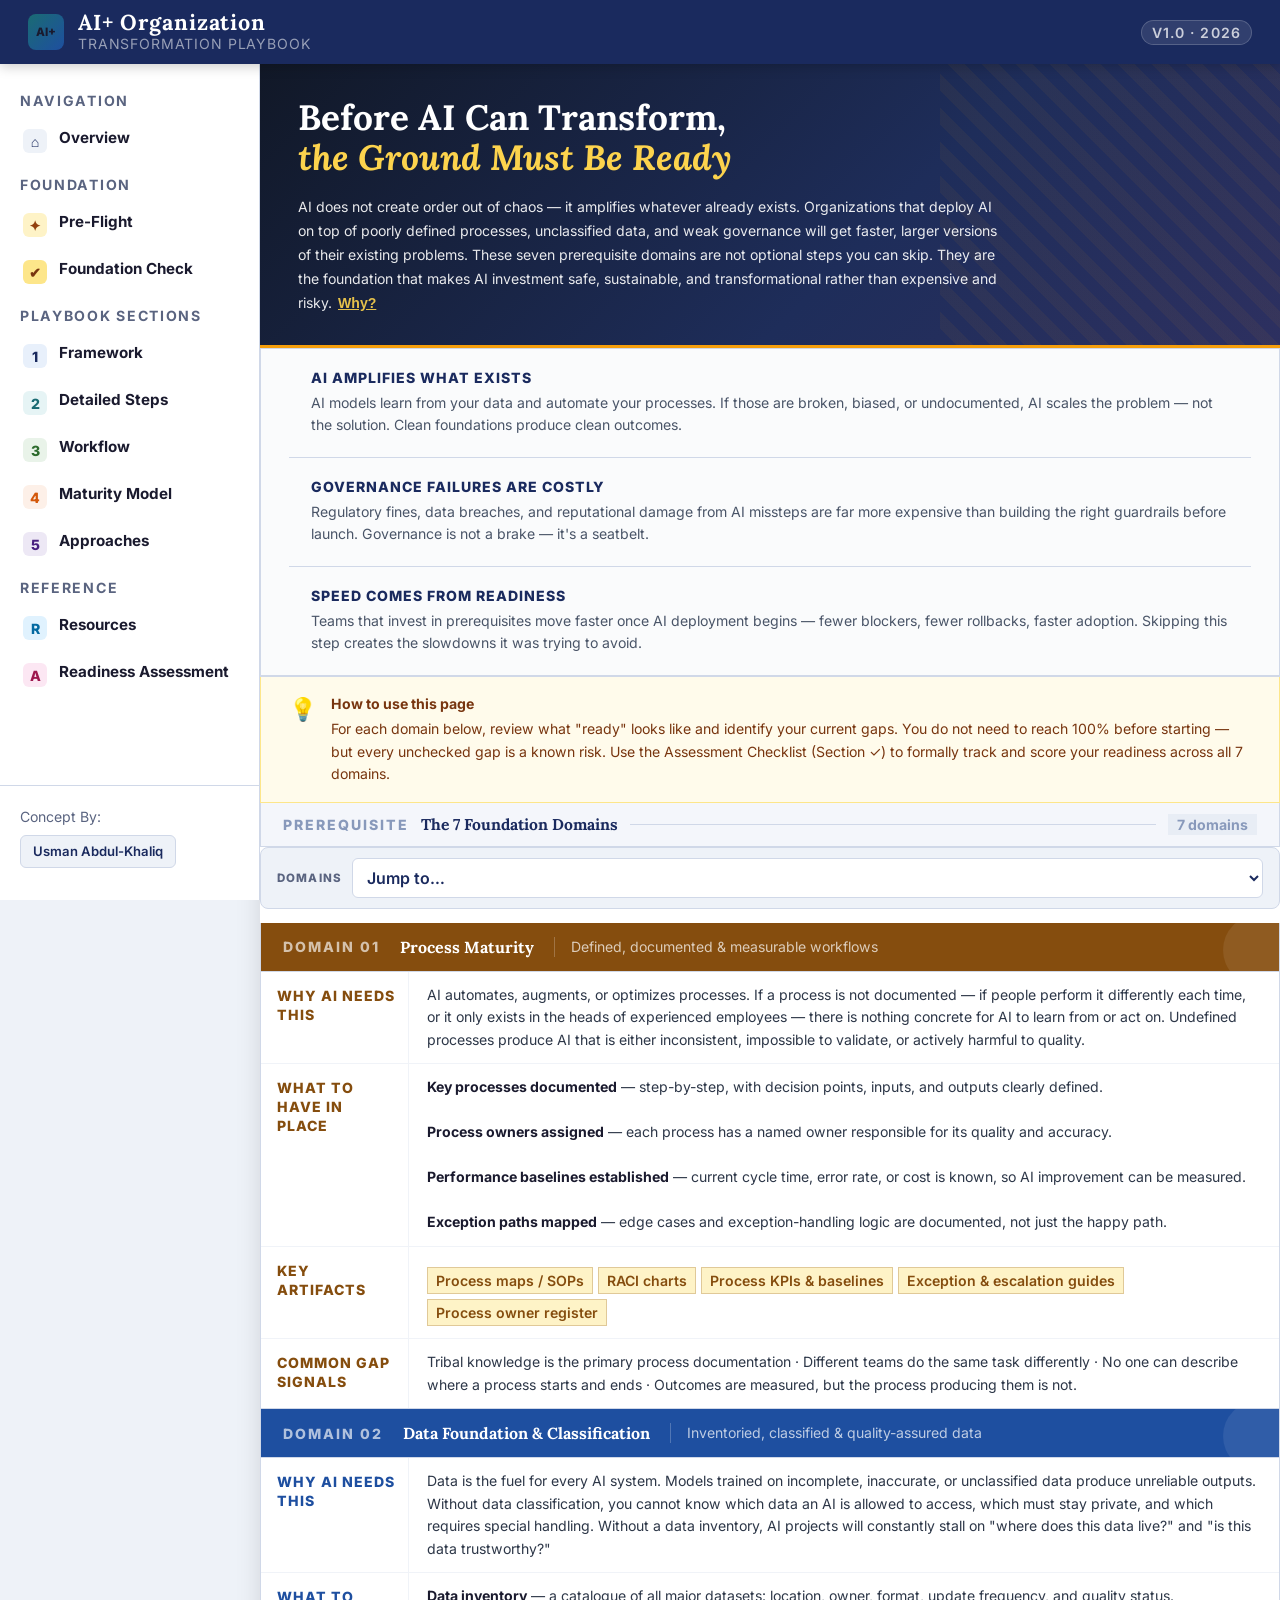
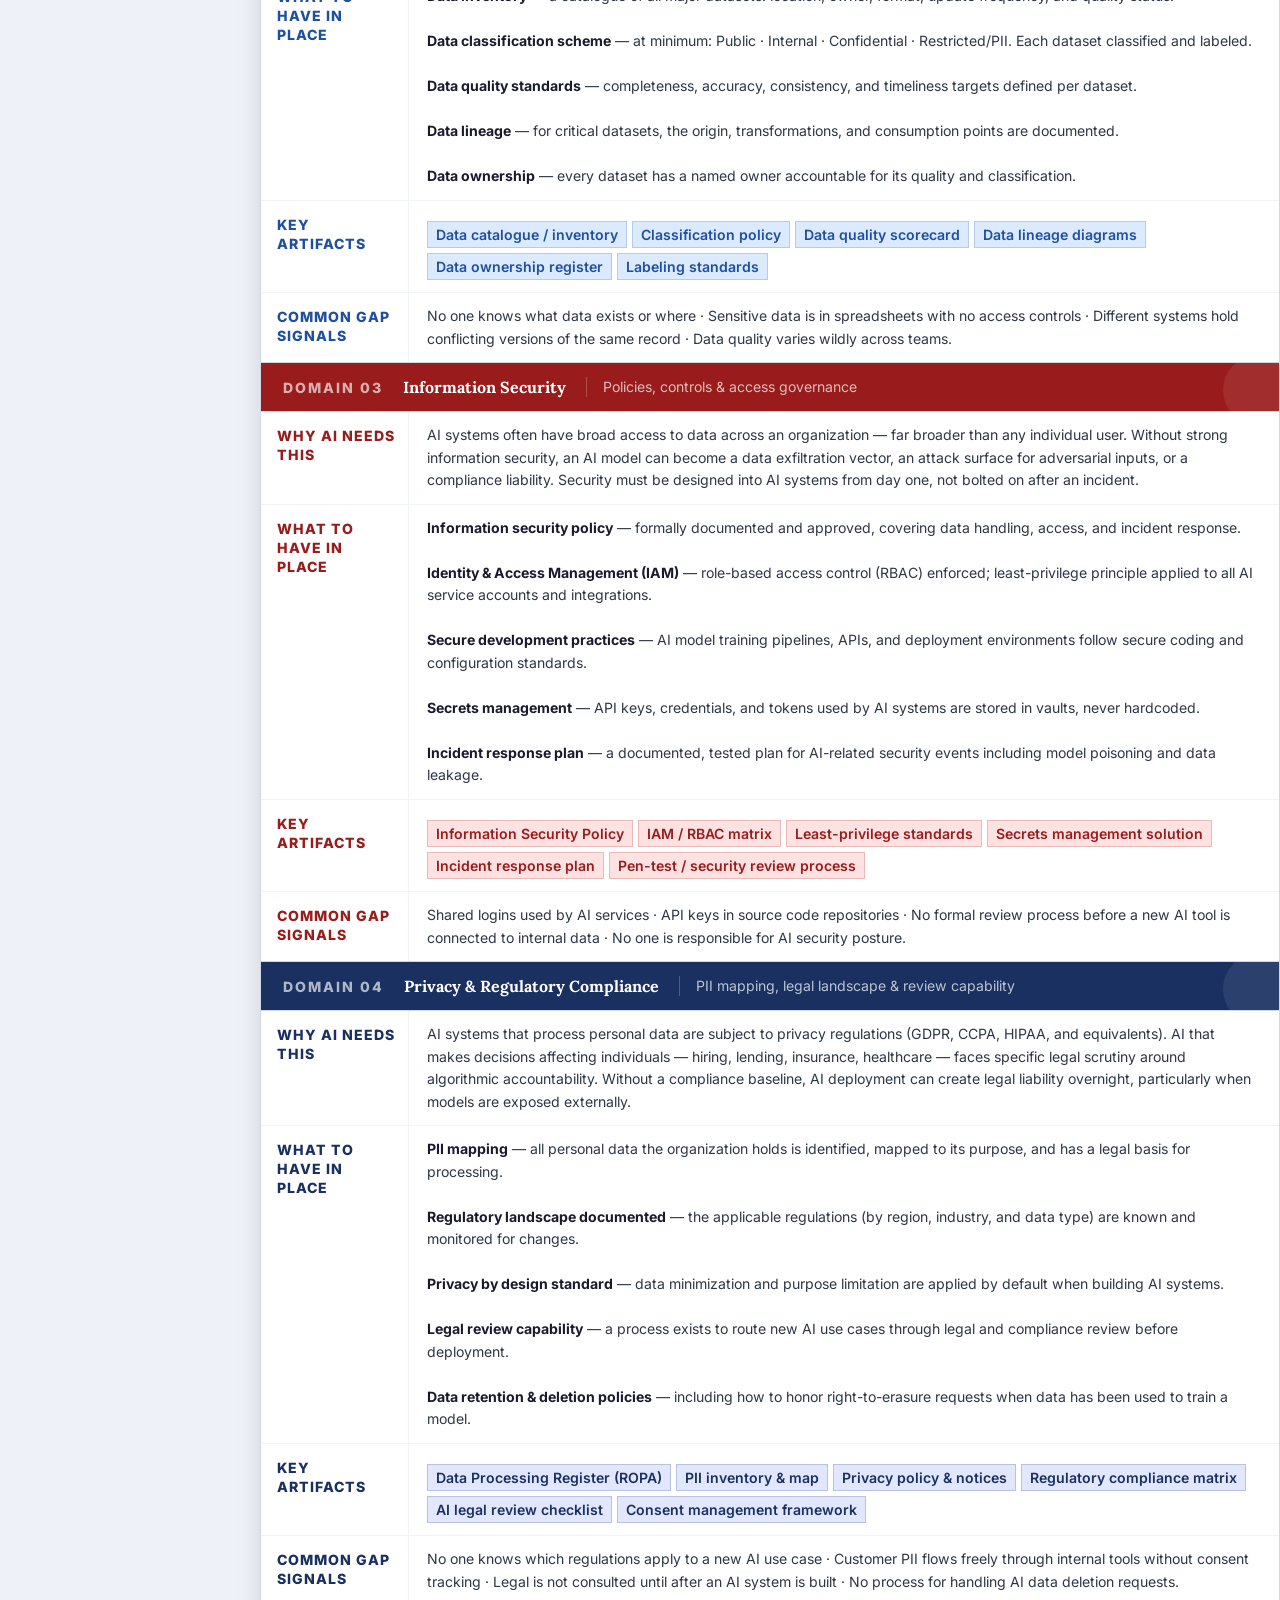
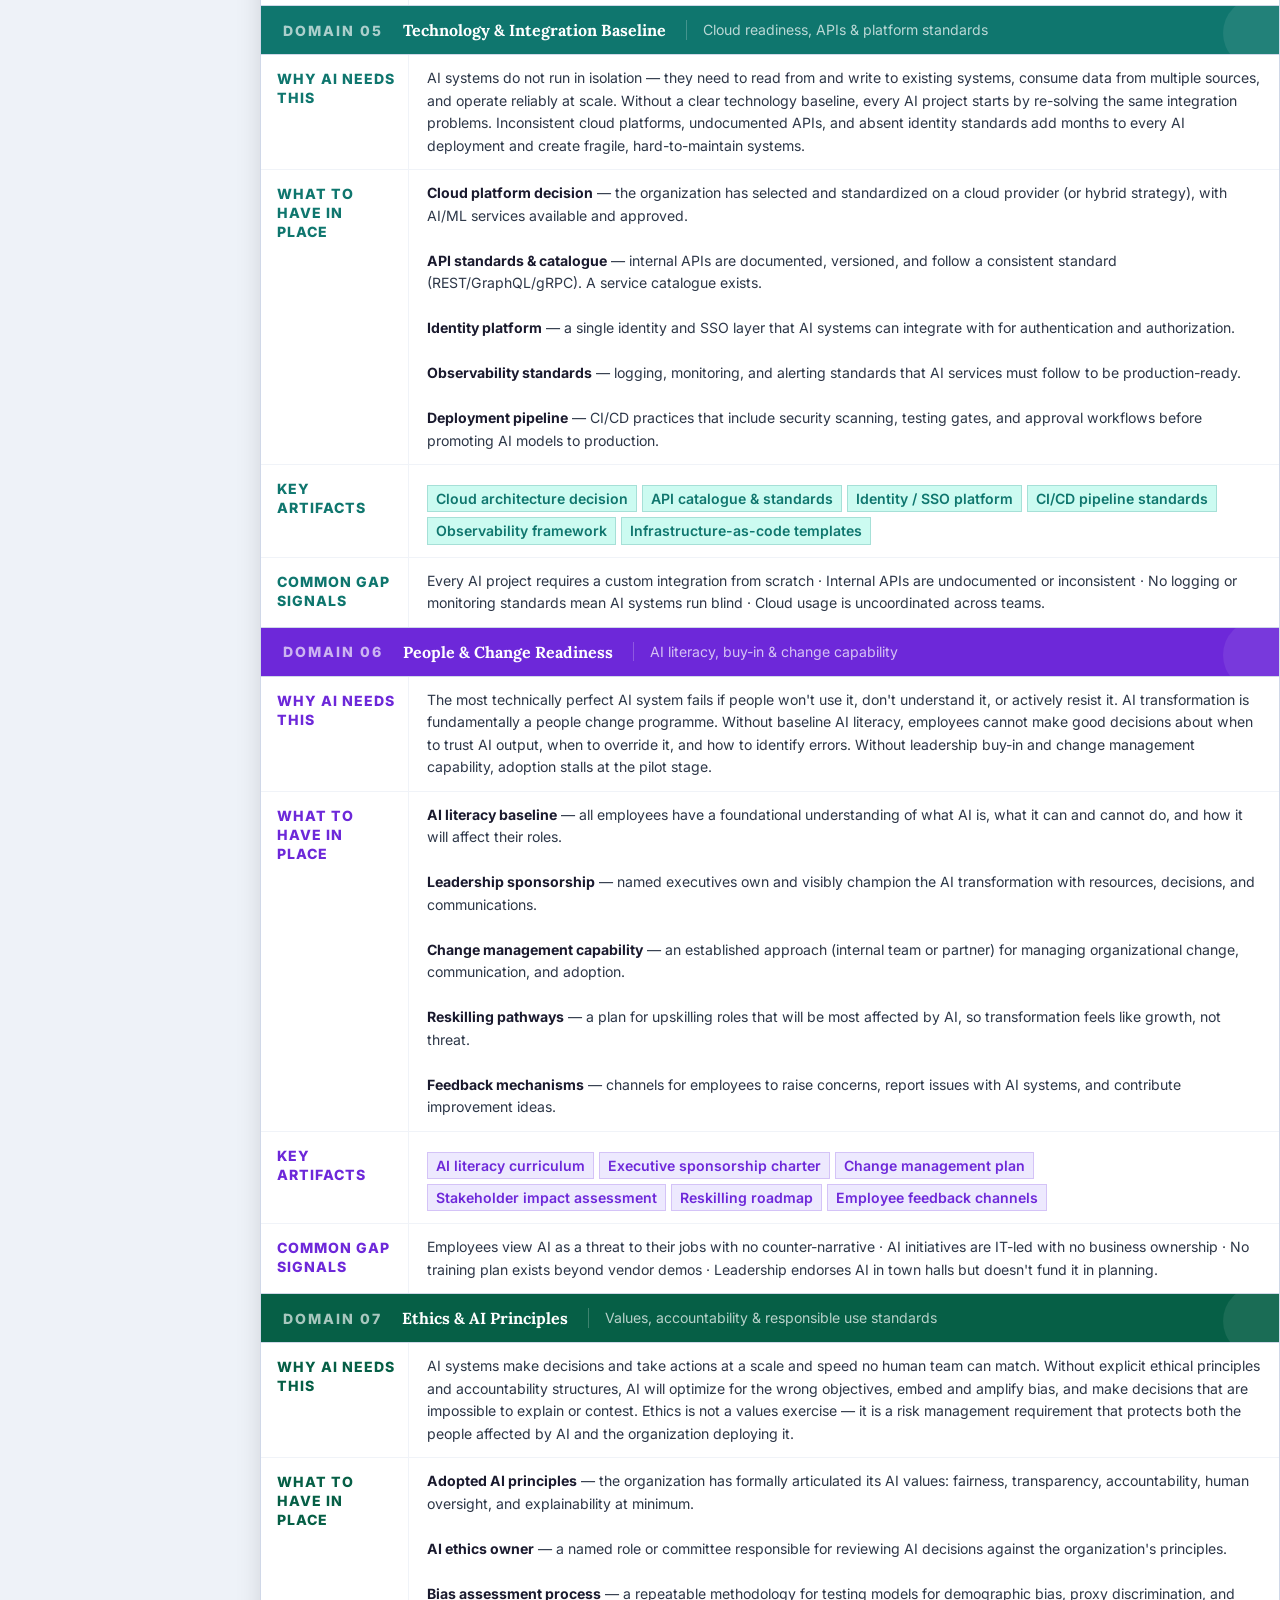
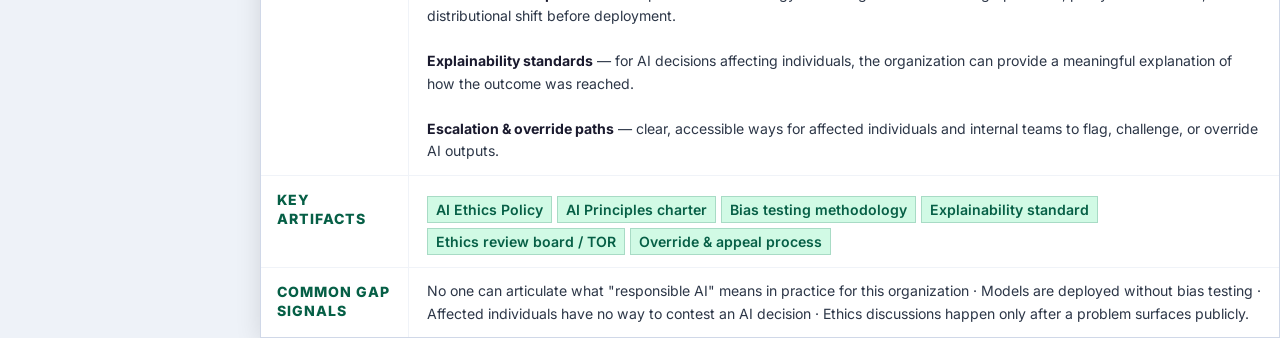
<file: prerequisites.html>
<!DOCTYPE html>
<html lang="en">
<head>
<meta charset="UTF-8">
<meta name="viewport" content="width=device-width, initial-scale=1.0">
<title>AI+ Organization – Pre-Flight Prerequisites</title>
<link rel="stylesheet" href="shared.css">
<link rel="stylesheet" href="main.css">
</head>
<body class="prereq-page">

<script src="layout-loader.js"></script>

<div id="aipo-content">

<!-- ── PAGE ───────────────────────────────────────────── -->
<div class="page">

  <!-- BANNER -->
  <div class="banner">
    <!--<div class="banner-eyebrow">Preparing Your Organization for AI Transformation</div>-->
    <div class="banner-title">Before AI Can Transform,<br><em>the Ground Must Be Ready</em></div>
    <div class="banner-desc">
      AI does not create order out of chaos — it amplifies whatever already exists. Organizations that deploy AI on top of poorly defined processes, unclassified data, and weak governance will get faster, larger versions of their existing problems. These seven prerequisite domains are not optional steps you can skip. They are the foundation that makes AI investment safe, sustainable, and transformational rather than expensive and risky. <button type="button" class="why-link" id="whyToggleBtn" aria-expanded="false" aria-controls="whyStrip" onclick="toggleWhyStrip()">Why?</button>
    </div>
    <!--
    <div class="banner-tags">
      <span class="btag">Do This First</span>
      <span class="btag">7 Domains</span>
      <span class="btag">Cross-Cutting</span>
      <span class="btag">Risk Reduction</span>
      <span class="btag">AI Enablement</span>
    </div>
    -->
  </div>

  <!-- WHY IT MATTERS -->
  <div class="why-strip-container">
    <div class="why-strip" id="whyStrip" style="display:none;">
      <div class="why-item">
        <div class="why-title">AI Amplifies What Exists</div>
        <div class="why-text">AI models learn from your data and automate your processes. If those are broken, biased, or undocumented, AI scales the problem — not the solution. Clean foundations produce clean outcomes.</div>
      </div>
      <div class="why-item">
        <div class="why-title">Governance Failures Are Costly</div>
        <div class="why-text">Regulatory fines, data breaches, and reputational damage from AI missteps are far more expensive than building the right guardrails before launch. Governance is not a brake — it's a seatbelt.</div>
      </div>
      <div class="why-item">
        <div class="why-title">Speed Comes From Readiness</div>
        <div class="why-text">Teams that invest in prerequisites move faster once AI deployment begins — fewer blockers, fewer rollbacks, faster adoption. Skipping this step creates the slowdowns it was trying to avoid.</div>
      </div>
    </div>
  </div>

  <!-- READINESS CALLOUT -->
  <div class="readiness-bar">
    <div class="readiness-bar-icon">💡</div>
    <div class="readiness-bar-text">
      <strong>How to use this page</strong>
      For each domain below, review what "ready" looks like and identify your current gaps. You do not need to reach 100% before starting — but every unchecked gap is a known risk. Use the Assessment Checklist (Section ✓) to formally track and score your readiness across all 7 domains.
    </div>
  </div>

  <!-- DOMAINS HEADING -->
  <div class="sec-divider">
    <div class="sec-divider-lbl">Prerequisite</div>
    <div class="sec-divider-title">The 7 Foundation Domains</div>
    <div class="sec-divider-sep"></div>
    <div class="sec-divider-count">7 domains</div>
  </div>

  <nav class="page-section-jump" aria-label="Jump to domain">
    <label class="page-section-jump-label" for="prereq-domain-jump">Domains</label>
    <select id="prereq-domain-jump" class="page-section-jump-select" data-jump="1">
      <option value="">Jump to…</option>
      <option value="domain-d1">01 · Process Maturity</option>
      <option value="domain-d2">02 · Data Foundation</option>
      <option value="domain-d3">03 · Information Security</option>
      <option value="domain-d4">04 · Privacy &amp; Compliance</option>
      <option value="domain-d5">05 · Technology &amp; Integration</option>
      <option value="domain-d6">06 · People &amp; Change Readiness</option>
      <option value="domain-d7">07 · Ethics &amp; AI Principles</option>
    </select>
  </nav>

  <!-- ── DOMAIN 1: PROCESS MATURITY ── -->
  <div class="domain d1" id="domain-d1">
    <div class="d-label">
      <div class="d-pre">Domain 01</div>
      <div class="d-name">Process Maturity</div>
      <div class="d-sub">Defined, documented &amp; measurable workflows</div>
    </div>
    <div class="d-body">
      <div class="d-row">
        <div class="d-row-key">Why AI needs this</div>
        <div class="d-row-val">AI automates, augments, or optimizes processes. If a process is not documented — if people perform it differently each time, or it only exists in the heads of experienced employees — there is nothing concrete for AI to learn from or act on. Undefined processes produce AI that is either inconsistent, impossible to validate, or actively harmful to quality.</div>
      </div>
      <div class="d-row">
        <div class="d-row-key">What to have in place</div>
        <div class="d-row-val">
          <strong>Key processes documented</strong> — step-by-step, with decision points, inputs, and outputs clearly defined.<br><br>
          <strong>Process owners assigned</strong> — each process has a named owner responsible for its quality and accuracy.<br><br>
          <strong>Performance baselines established</strong> — current cycle time, error rate, or cost is known, so AI improvement can be measured.<br><br>
          <strong>Exception paths mapped</strong> — edge cases and exception-handling logic are documented, not just the happy path.
        </div>
      </div>
      <div class="d-row">
        <div class="d-row-key">Key artifacts</div>
        <div class="d-row-val">
          <div class="pills">
            <span class="pill">Process maps / SOPs</span>
            <span class="pill">RACI charts</span>
            <span class="pill">Process KPIs & baselines</span>
            <span class="pill">Exception &amp; escalation guides</span>
            <span class="pill">Process owner register</span>
          </div>
        </div>
      </div>
      <div class="d-row">
        <div class="d-row-key">Common gap signals</div>
        <div class="d-row-val">Tribal knowledge is the primary process documentation · Different teams do the same task differently · No one can describe where a process starts and ends · Outcomes are measured, but the process producing them is not.</div>
      </div>
    </div>
  </div>

  <!-- ── DOMAIN 2: DATA FOUNDATION ── -->
  <div class="domain d2" id="domain-d2">
    <div class="d-label">
      <div class="d-pre">Domain 02</div>
      <div class="d-name">Data Foundation &amp; Classification</div>
      <div class="d-sub">Inventoried, classified &amp; quality-assured data</div>
    </div>
    <div class="d-body">
      <div class="d-row">
        <div class="d-row-key">Why AI needs this</div>
        <div class="d-row-val">Data is the fuel for every AI system. Models trained on incomplete, inaccurate, or unclassified data produce unreliable outputs. Without data classification, you cannot know which data an AI is allowed to access, which must stay private, and which requires special handling. Without a data inventory, AI projects will constantly stall on "where does this data live?" and "is this data trustworthy?"</div>
      </div>
      <div class="d-row">
        <div class="d-row-key">What to have in place</div>
        <div class="d-row-val">
          <strong>Data inventory</strong> — a catalogue of all major datasets: location, owner, format, update frequency, and quality status.<br><br>
          <strong>Data classification scheme</strong> — at minimum: Public · Internal · Confidential · Restricted/PII. Each dataset classified and labeled.<br><br>
          <strong>Data quality standards</strong> — completeness, accuracy, consistency, and timeliness targets defined per dataset.<br><br>
          <strong>Data lineage</strong> — for critical datasets, the origin, transformations, and consumption points are documented.<br><br>
          <strong>Data ownership</strong> — every dataset has a named owner accountable for its quality and classification.
        </div>
      </div>
      <div class="d-row">
        <div class="d-row-key">Key artifacts</div>
        <div class="d-row-val">
          <div class="pills">
            <span class="pill">Data catalogue / inventory</span>
            <span class="pill">Classification policy</span>
            <span class="pill">Data quality scorecard</span>
            <span class="pill">Data lineage diagrams</span>
            <span class="pill">Data ownership register</span>
            <span class="pill">Labeling standards</span>
          </div>
        </div>
      </div>
      <div class="d-row">
        <div class="d-row-key">Common gap signals</div>
        <div class="d-row-val">No one knows what data exists or where · Sensitive data is in spreadsheets with no access controls · Different systems hold conflicting versions of the same record · Data quality varies wildly across teams.</div>
      </div>
    </div>
  </div>

  <!-- ── DOMAIN 3: INFORMATION SECURITY ── -->
  <div class="domain d3" id="domain-d3">
    <div class="d-label">
      <div class="d-pre">Domain 03</div>
      <div class="d-name">Information Security</div>
      <div class="d-sub">Policies, controls &amp; access governance</div>
    </div>
    <div class="d-body">
      <div class="d-row">
        <div class="d-row-key">Why AI needs this</div>
        <div class="d-row-val">AI systems often have broad access to data across an organization — far broader than any individual user. Without strong information security, an AI model can become a data exfiltration vector, an attack surface for adversarial inputs, or a compliance liability. Security must be designed into AI systems from day one, not bolted on after an incident.</div>
      </div>
      <div class="d-row">
        <div class="d-row-key">What to have in place</div>
        <div class="d-row-val">
          <strong>Information security policy</strong> — formally documented and approved, covering data handling, access, and incident response.<br><br>
          <strong>Identity &amp; Access Management (IAM)</strong> — role-based access control (RBAC) enforced; least-privilege principle applied to all AI service accounts and integrations.<br><br>
          <strong>Secure development practices</strong> — AI model training pipelines, APIs, and deployment environments follow secure coding and configuration standards.<br><br>
          <strong>Secrets management</strong> — API keys, credentials, and tokens used by AI systems are stored in vaults, never hardcoded.<br><br>
          <strong>Incident response plan</strong> — a documented, tested plan for AI-related security events including model poisoning and data leakage.
        </div>
      </div>
      <div class="d-row">
        <div class="d-row-key">Key artifacts</div>
        <div class="d-row-val">
          <div class="pills">
            <span class="pill">Information Security Policy</span>
            <span class="pill">IAM / RBAC matrix</span>
            <span class="pill">Least-privilege standards</span>
            <span class="pill">Secrets management solution</span>
            <span class="pill">Incident response plan</span>
            <span class="pill">Pen-test / security review process</span>
          </div>
        </div>
      </div>
      <div class="d-row">
        <div class="d-row-key">Common gap signals</div>
        <div class="d-row-val">Shared logins used by AI services · API keys in source code repositories · No formal review process before a new AI tool is connected to internal data · No one is responsible for AI security posture.</div>
      </div>
    </div>
  </div>

  <!-- ── DOMAIN 4: PRIVACY & COMPLIANCE ── -->
  <div class="domain d4" id="domain-d4">
    <div class="d-label">
      <div class="d-pre">Domain 04</div>
      <div class="d-name">Privacy &amp; Regulatory Compliance</div>
      <div class="d-sub">PII mapping, legal landscape &amp; review capability</div>
    </div>
    <div class="d-body">
      <div class="d-row">
        <div class="d-row-key">Why AI needs this</div>
        <div class="d-row-val">AI systems that process personal data are subject to privacy regulations (GDPR, CCPA, HIPAA, and equivalents). AI that makes decisions affecting individuals — hiring, lending, insurance, healthcare — faces specific legal scrutiny around algorithmic accountability. Without a compliance baseline, AI deployment can create legal liability overnight, particularly when models are exposed externally.</div>
      </div>
      <div class="d-row">
        <div class="d-row-key">What to have in place</div>
        <div class="d-row-val">
          <strong>PII mapping</strong> — all personal data the organization holds is identified, mapped to its purpose, and has a legal basis for processing.<br><br>
          <strong>Regulatory landscape documented</strong> — the applicable regulations (by region, industry, and data type) are known and monitored for changes.<br><br>
          <strong>Privacy by design standard</strong> — data minimization and purpose limitation are applied by default when building AI systems.<br><br>
          <strong>Legal review capability</strong> — a process exists to route new AI use cases through legal and compliance review before deployment.<br><br>
          <strong>Data retention &amp; deletion policies</strong> — including how to honor right-to-erasure requests when data has been used to train a model.
        </div>
      </div>
      <div class="d-row">
        <div class="d-row-key">Key artifacts</div>
        <div class="d-row-val">
          <div class="pills">
            <span class="pill">Data Processing Register (ROPA)</span>
            <span class="pill">PII inventory &amp; map</span>
            <span class="pill">Privacy policy &amp; notices</span>
            <span class="pill">Regulatory compliance matrix</span>
            <span class="pill">AI legal review checklist</span>
            <span class="pill">Consent management framework</span>
          </div>
        </div>
      </div>
      <div class="d-row">
        <div class="d-row-key">Common gap signals</div>
        <div class="d-row-val">No one knows which regulations apply to a new AI use case · Customer PII flows freely through internal tools without consent tracking · Legal is not consulted until after an AI system is built · No process for handling AI data deletion requests.</div>
      </div>
    </div>
  </div>

  <!-- ── DOMAIN 5: TECHNOLOGY BASELINE ── -->
  <div class="domain d5" id="domain-d5">
    <div class="d-label">
      <div class="d-pre">Domain 05</div>
      <div class="d-name">Technology &amp; Integration Baseline</div>
      <div class="d-sub">Cloud readiness, APIs &amp; platform standards</div>
    </div>
    <div class="d-body">
      <div class="d-row">
        <div class="d-row-key">Why AI needs this</div>
        <div class="d-row-val">AI systems do not run in isolation — they need to read from and write to existing systems, consume data from multiple sources, and operate reliably at scale. Without a clear technology baseline, every AI project starts by re-solving the same integration problems. Inconsistent cloud platforms, undocumented APIs, and absent identity standards add months to every AI deployment and create fragile, hard-to-maintain systems.</div>
      </div>
      <div class="d-row">
        <div class="d-row-key">What to have in place</div>
        <div class="d-row-val">
          <strong>Cloud platform decision</strong> — the organization has selected and standardized on a cloud provider (or hybrid strategy), with AI/ML services available and approved.<br><br>
          <strong>API standards &amp; catalogue</strong> — internal APIs are documented, versioned, and follow a consistent standard (REST/GraphQL/gRPC). A service catalogue exists.<br><br>
          <strong>Identity platform</strong> — a single identity and SSO layer that AI systems can integrate with for authentication and authorization.<br><br>
          <strong>Observability standards</strong> — logging, monitoring, and alerting standards that AI services must follow to be production-ready.<br><br>
          <strong>Deployment pipeline</strong> — CI/CD practices that include security scanning, testing gates, and approval workflows before promoting AI models to production.
        </div>
      </div>
      <div class="d-row">
        <div class="d-row-key">Key artifacts</div>
        <div class="d-row-val">
          <div class="pills">
            <span class="pill">Cloud architecture decision</span>
            <span class="pill">API catalogue &amp; standards</span>
            <span class="pill">Identity / SSO platform</span>
            <span class="pill">CI/CD pipeline standards</span>
            <span class="pill">Observability framework</span>
            <span class="pill">Infrastructure-as-code templates</span>
          </div>
        </div>
      </div>
      <div class="d-row">
        <div class="d-row-key">Common gap signals</div>
        <div class="d-row-val">Every AI project requires a custom integration from scratch · Internal APIs are undocumented or inconsistent · No logging or monitoring standards mean AI systems run blind · Cloud usage is uncoordinated across teams.</div>
      </div>
    </div>
  </div>

  <!-- ── DOMAIN 6: PEOPLE & CHANGE READINESS ── -->
  <div class="domain d6" id="domain-d6">
    <div class="d-label">
      <div class="d-pre">Domain 06</div>
      <div class="d-name">People &amp; Change Readiness</div>
      <div class="d-sub">AI literacy, buy-in &amp; change capability</div>
    </div>
    <div class="d-body">
      <div class="d-row">
        <div class="d-row-key">Why AI needs this</div>
        <div class="d-row-val">The most technically perfect AI system fails if people won't use it, don't understand it, or actively resist it. AI transformation is fundamentally a people change programme. Without baseline AI literacy, employees cannot make good decisions about when to trust AI output, when to override it, and how to identify errors. Without leadership buy-in and change management capability, adoption stalls at the pilot stage.</div>
      </div>
      <div class="d-row">
        <div class="d-row-key">What to have in place</div>
        <div class="d-row-val">
          <strong>AI literacy baseline</strong> — all employees have a foundational understanding of what AI is, what it can and cannot do, and how it will affect their roles.<br><br>
          <strong>Leadership sponsorship</strong> — named executives own and visibly champion the AI transformation with resources, decisions, and communications.<br><br>
          <strong>Change management capability</strong> — an established approach (internal team or partner) for managing organizational change, communication, and adoption.<br><br>
          <strong>Reskilling pathways</strong> — a plan for upskilling roles that will be most affected by AI, so transformation feels like growth, not threat.<br><br>
          <strong>Feedback mechanisms</strong> — channels for employees to raise concerns, report issues with AI systems, and contribute improvement ideas.
        </div>
      </div>
      <div class="d-row">
        <div class="d-row-key">Key artifacts</div>
        <div class="d-row-val">
          <div class="pills">
            <span class="pill">AI literacy curriculum</span>
            <span class="pill">Executive sponsorship charter</span>
            <span class="pill">Change management plan</span>
            <span class="pill">Stakeholder impact assessment</span>
            <span class="pill">Reskilling roadmap</span>
            <span class="pill">Employee feedback channels</span>
          </div>
        </div>
      </div>
      <div class="d-row">
        <div class="d-row-key">Common gap signals</div>
        <div class="d-row-val">Employees view AI as a threat to their jobs with no counter-narrative · AI initiatives are IT-led with no business ownership · No training plan exists beyond vendor demos · Leadership endorses AI in town halls but doesn't fund it in planning.</div>
      </div>
    </div>
  </div>

  <!-- ── DOMAIN 7: ETHICS & AI PRINCIPLES ── -->
  <div class="domain d7" id="domain-d7">
    <div class="d-label">
      <div class="d-pre">Domain 07</div>
      <div class="d-name">Ethics &amp; AI Principles</div>
      <div class="d-sub">Values, accountability &amp; responsible use standards</div>
    </div>
    <div class="d-body">
      <div class="d-row">
        <div class="d-row-key">Why AI needs this</div>
        <div class="d-row-val">AI systems make decisions and take actions at a scale and speed no human team can match. Without explicit ethical principles and accountability structures, AI will optimize for the wrong objectives, embed and amplify bias, and make decisions that are impossible to explain or contest. Ethics is not a values exercise — it is a risk management requirement that protects both the people affected by AI and the organization deploying it.</div>
      </div>
      <div class="d-row">
        <div class="d-row-key">What to have in place</div>
        <div class="d-row-val">
          <strong>Adopted AI principles</strong> — the organization has formally articulated its AI values: fairness, transparency, accountability, human oversight, and explainability at minimum.<br><br>
          <strong>AI ethics owner</strong> — a named role or committee responsible for reviewing AI decisions against the organization's principles.<br><br>
          <strong>Bias assessment process</strong> — a repeatable methodology for testing models for demographic bias, proxy discrimination, and distributional shift before deployment.<br><br>
          <strong>Explainability standards</strong> — for AI decisions affecting individuals, the organization can provide a meaningful explanation of how the outcome was reached.<br><br>
          <strong>Escalation &amp; override paths</strong> — clear, accessible ways for affected individuals and internal teams to flag, challenge, or override AI outputs.
        </div>
      </div>
      <div class="d-row">
        <div class="d-row-key">Key artifacts</div>
        <div class="d-row-val">
          <div class="pills">
            <span class="pill">AI Ethics Policy</span>
            <span class="pill">AI Principles charter</span>
            <span class="pill">Bias testing methodology</span>
            <span class="pill">Explainability standard</span>
            <span class="pill">Ethics review board / TOR</span>
            <span class="pill">Override &amp; appeal process</span>
          </div>
        </div>
      </div>
      <div class="d-row">
        <div class="d-row-key">Common gap signals</div>
        <div class="d-row-val">No one can articulate what "responsible AI" means in practice for this organization · Models are deployed without bias testing · Affected individuals have no way to contest an AI decision · Ethics discussions happen only after a problem surfaces publicly.</div>
      </div>
    </div>
  </div>

  <!-- DEPENDENCY MATRIX (temporarily hidden — remove .aipo-section-hidden wrapper to show) -->
  <div class="aipo-section-hidden" aria-hidden="true">
  <div class="sec-divider" style="margin-top:0;">
    <div class="sec-divider-lbl">Reference</div>
    <div class="sec-divider-title">Prerequisite Dependency by AI Use Case Type</div>
    <div class="sec-divider-sep"></div>
  </div>

  <div class="matrix-wrap">
    <div class="matrix-header">
      How much does each AI use case type depend on each prerequisite domain?
      <span>● Critical &nbsp;● High &nbsp;● Moderate &nbsp;● Low</span>
    </div>
    <table class="dep-table">
      <thead>
        <tr>
          <th>AI Use Case Type</th>
          <th>Process<br>Maturity</th>
          <th>Data<br>Foundation</th>
          <th>Info<br>Security</th>
          <th>Privacy &amp;<br>Compliance</th>
          <th>Tech<br>Baseline</th>
          <th>People &amp;<br>Change</th>
          <th>Ethics &amp;<br>Principles</th>
        </tr>
      </thead>
      <tbody>
        <tr>
          <td>Automation — replacing repetitive tasks</td>
          <td><span class="dot dot-crit" title="Critical"></span></td>
          <td><span class="dot dot-high" title="High"></span></td>
          <td><span class="dot dot-high" title="High"></span></td>
          <td><span class="dot dot-mod"  title="Moderate"></span></td>
          <td><span class="dot dot-crit" title="Critical"></span></td>
          <td><span class="dot dot-high" title="High"></span></td>
          <td><span class="dot dot-mod"  title="Moderate"></span></td>
        </tr>
        <tr>
          <td>Augmentation — assisting human workers</td>
          <td><span class="dot dot-high" title="High"></span></td>
          <td><span class="dot dot-high" title="High"></span></td>
          <td><span class="dot dot-high" title="High"></span></td>
          <td><span class="dot dot-high" title="High"></span></td>
          <td><span class="dot dot-high" title="High"></span></td>
          <td><span class="dot dot-crit" title="Critical"></span></td>
          <td><span class="dot dot-high" title="High"></span></td>
        </tr>
        <tr>
          <td>Generation — creating content or code</td>
          <td><span class="dot dot-mod"  title="Moderate"></span></td>
          <td><span class="dot dot-mod"  title="Moderate"></span></td>
          <td><span class="dot dot-crit" title="Critical"></span></td>
          <td><span class="dot dot-crit" title="Critical"></span></td>
          <td><span class="dot dot-high" title="High"></span></td>
          <td><span class="dot dot-high" title="High"></span></td>
          <td><span class="dot dot-crit" title="Critical"></span></td>
        </tr>
        <tr>
          <td>Prediction — forecasting outcomes &amp; trends</td>
          <td><span class="dot dot-high" title="High"></span></td>
          <td><span class="dot dot-crit" title="Critical"></span></td>
          <td><span class="dot dot-high" title="High"></span></td>
          <td><span class="dot dot-crit" title="Critical"></span></td>
          <td><span class="dot dot-high" title="High"></span></td>
          <td><span class="dot dot-mod"  title="Moderate"></span></td>
          <td><span class="dot dot-crit" title="Critical"></span></td>
        </tr>
        <tr>
          <td>Optimization — recommending best actions</td>
          <td><span class="dot dot-crit" title="Critical"></span></td>
          <td><span class="dot dot-crit" title="Critical"></span></td>
          <td><span class="dot dot-high" title="High"></span></td>
          <td><span class="dot dot-high" title="High"></span></td>
          <td><span class="dot dot-crit" title="Critical"></span></td>
          <td><span class="dot dot-high" title="High"></span></td>
          <td><span class="dot dot-crit" title="Critical"></span></td>
        </tr>
        <tr>
          <td>Autonomous agents — AI acting independently</td>
          <td><span class="dot dot-crit" title="Critical"></span></td>
          <td><span class="dot dot-crit" title="Critical"></span></td>
          <td><span class="dot dot-crit" title="Critical"></span></td>
          <td><span class="dot dot-crit" title="Critical"></span></td>
          <td><span class="dot dot-crit" title="Critical"></span></td>
          <td><span class="dot dot-crit" title="Critical"></span></td>
          <td><span class="dot dot-crit" title="Critical"></span></td>
        </tr>
      </tbody>
    </table>
    <div class="dep-legend">
      <span><span class="dot dot-crit"></span> Critical — required before deployment</span>
      <span><span class="dot dot-high"></span> High — strongly recommended</span>
      <span><span class="dot dot-mod"></span> Moderate — address early in the project</span>
      <span><span class="dot dot-low"></span> Low — awareness sufficient</span>
    </div>
  </div>
  </div>

</div><!-- /.page -->

<script>
window.toggleWhyStrip = function () {
  var strip = document.getElementById('whyStrip');
  if (!strip) return;
  var hidden = strip.style.display === 'none';
  strip.style.display = hidden ? 'flex' : 'none';
  var btn = document.getElementById('whyToggleBtn');
  if (btn) {
    btn.setAttribute('aria-expanded', hidden ? 'true' : 'false');
  }
};
</script>

</div>
<script src="section-jump.js"></script>
<script src="spa-nav.js"></script>

</body>
</html>
</file>
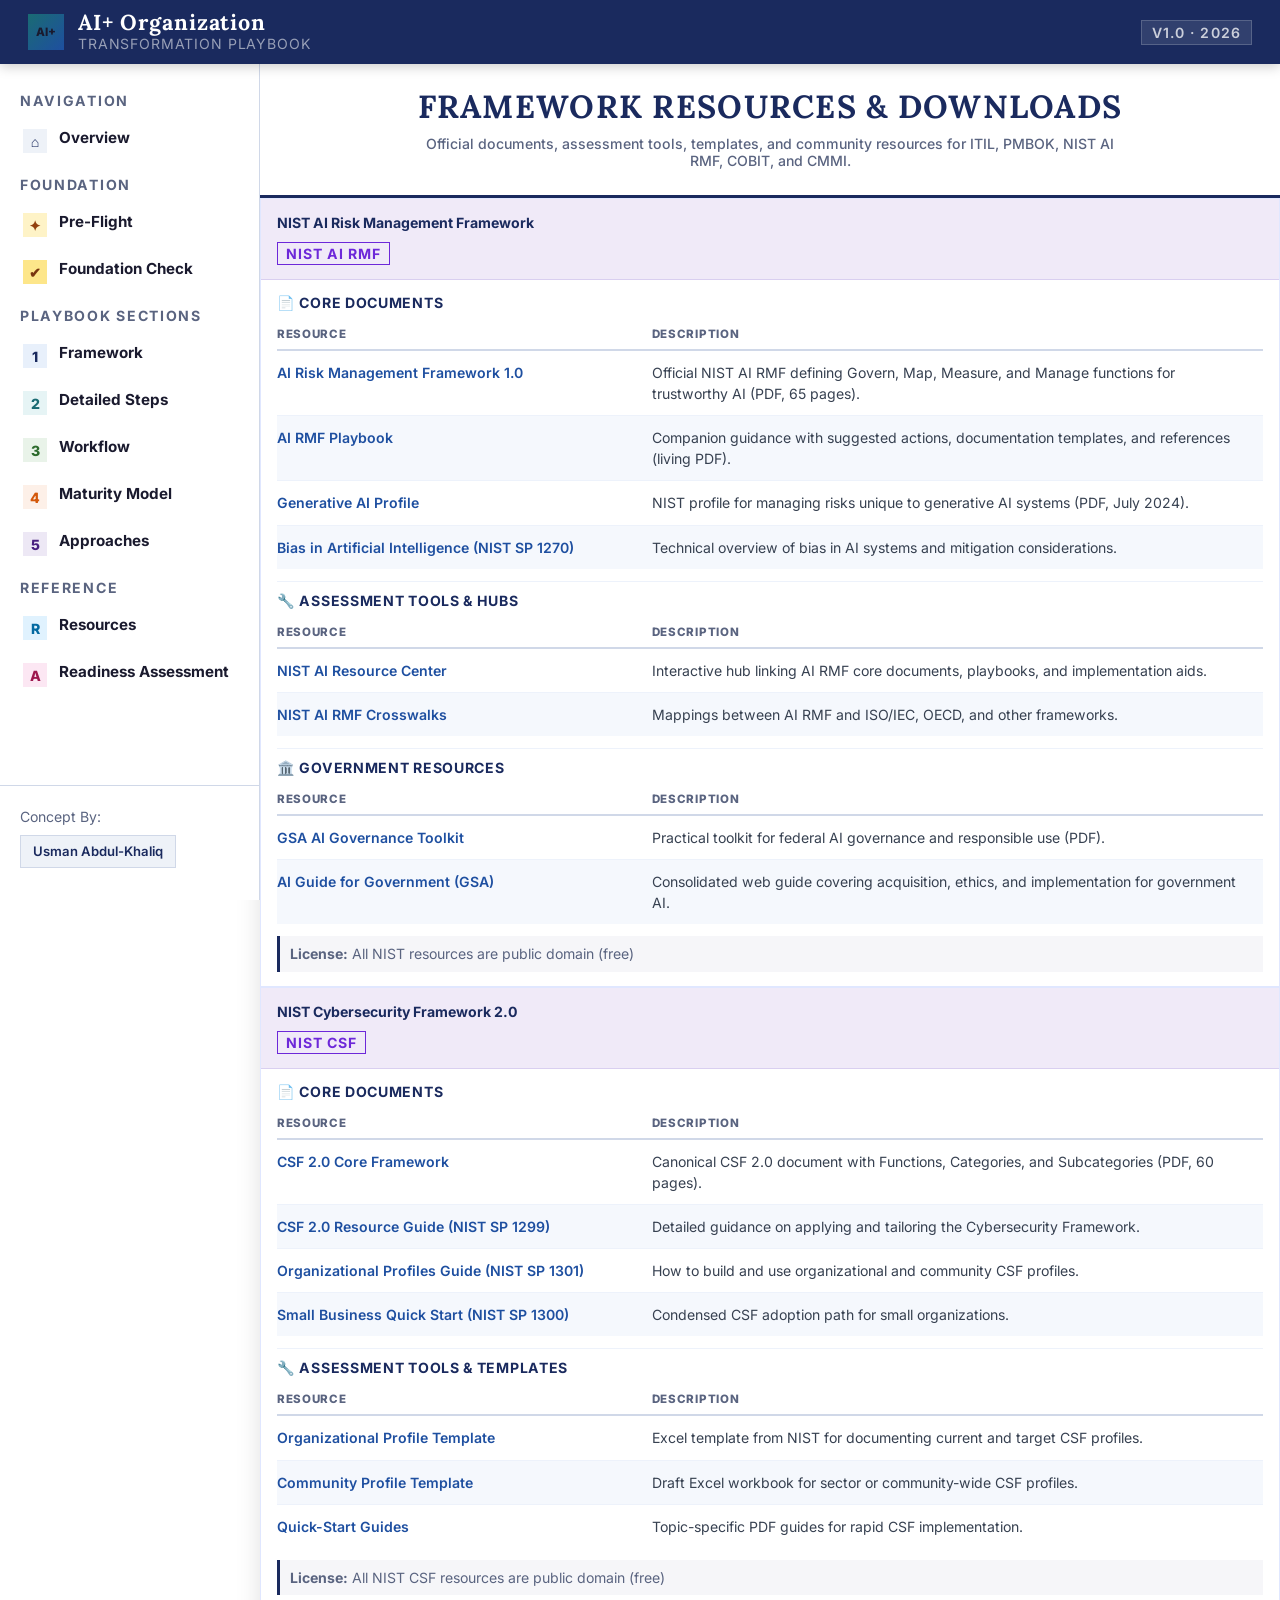
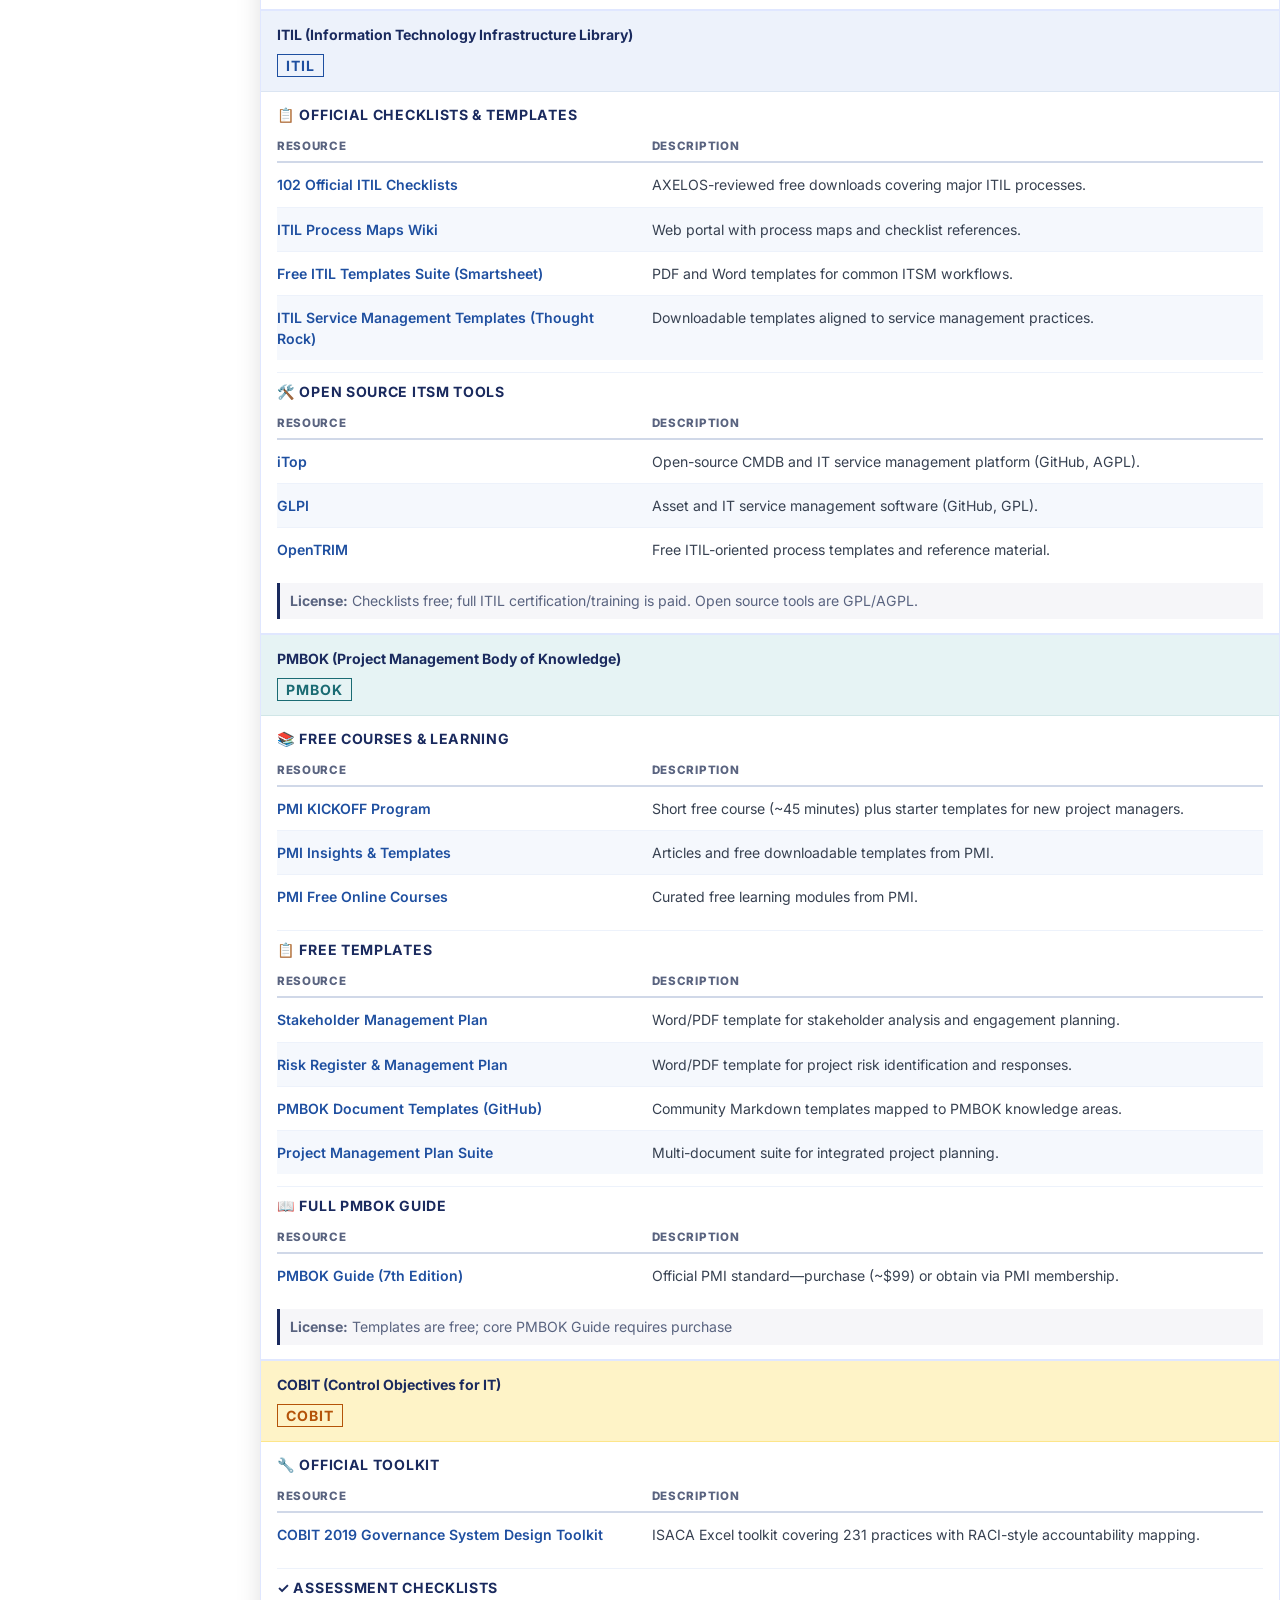
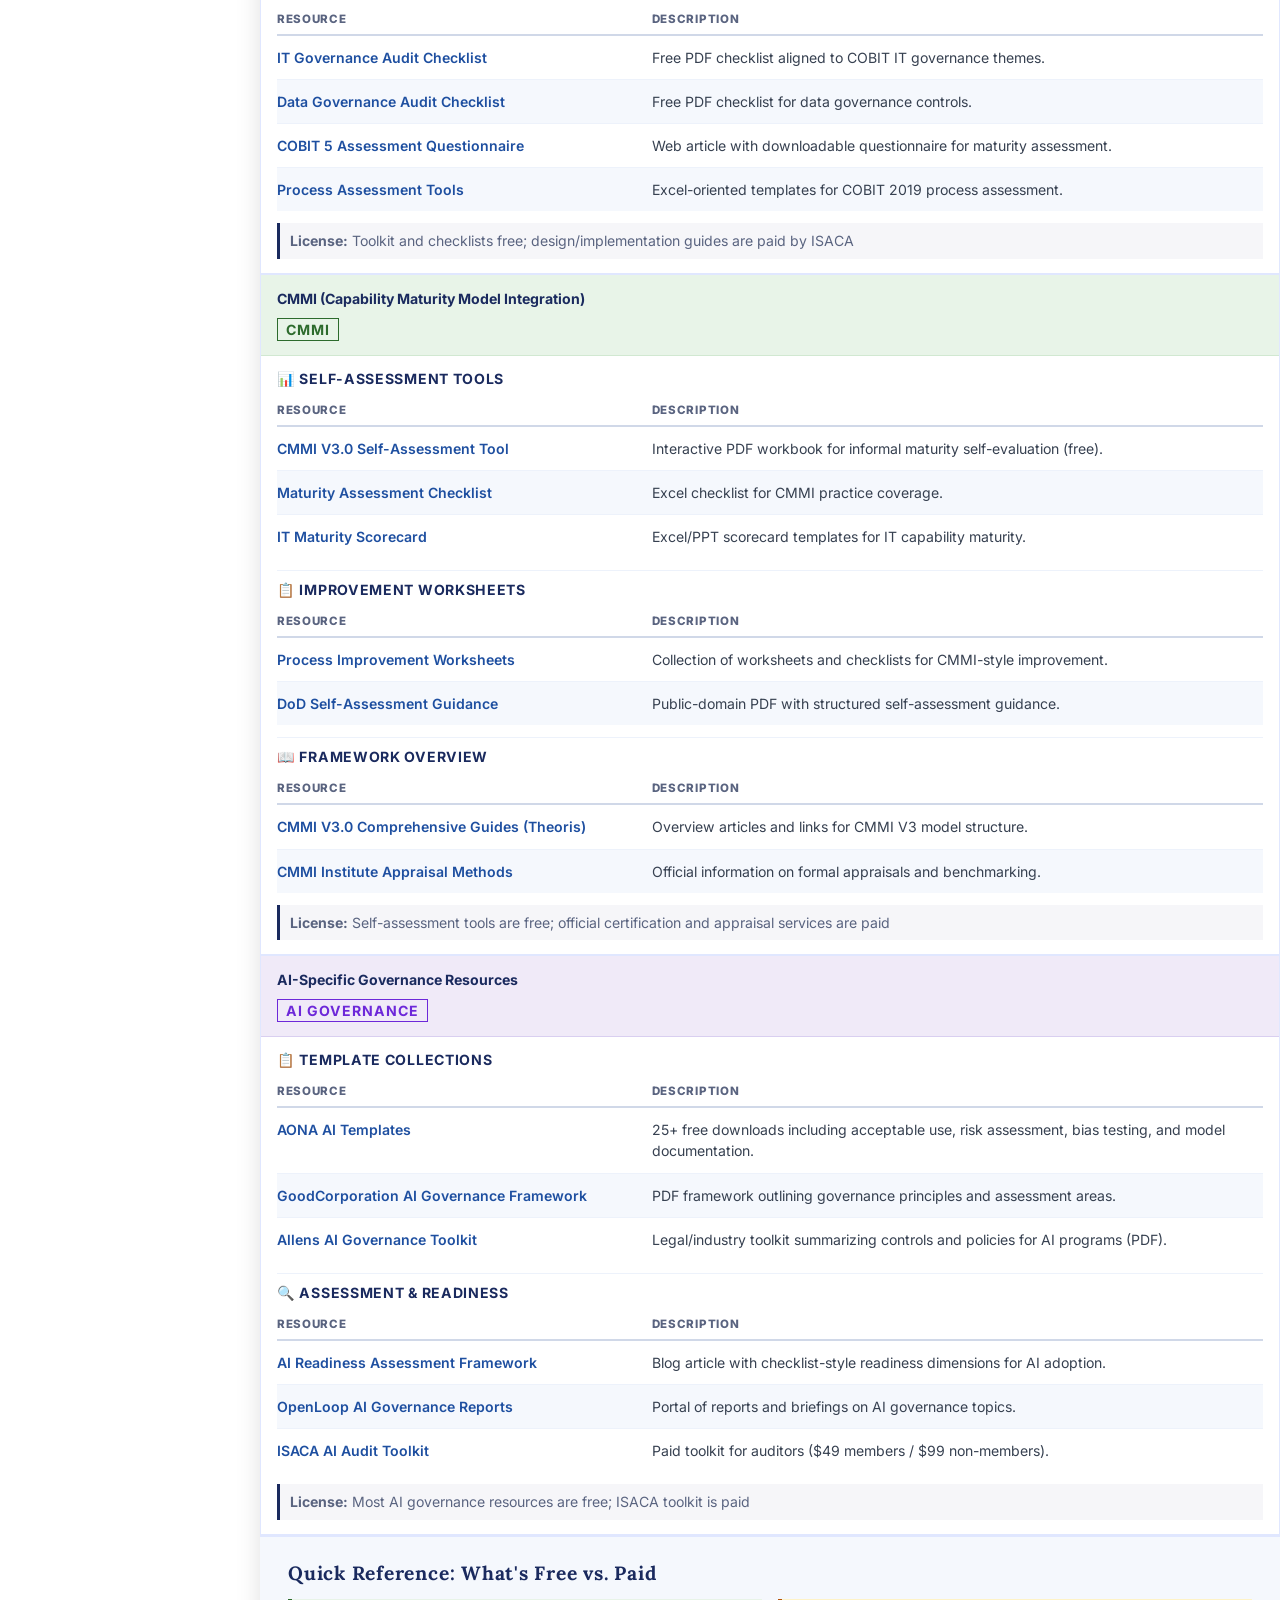
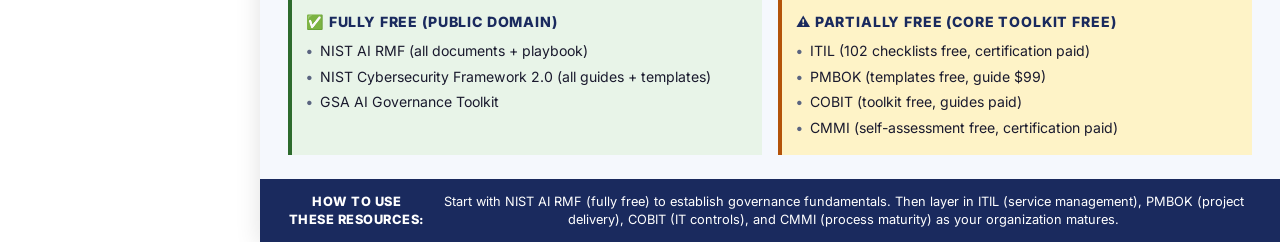
<file: resources.html>
<!DOCTYPE html>
<html lang="en">
<head>
<meta charset="UTF-8">
<meta name="viewport" content="width=device-width, initial-scale=1.0">
<title>AI+ Organization Framework Resources</title>
<link rel="stylesheet" href="shared.css">
<link rel="stylesheet" href="main.css">
</head>
<body class="resources-page">

<script src="layout-loader.js"></script>

<div id="aipo-content">

<div class="page">
  <div class="page-header">
    <h1>FRAMEWORK RESOURCES & DOWNLOADS</h1>
    <p>Official documents, assessment tools, templates, and community resources for ITIL, PMBOK, NIST AI RMF, COBIT, and CMMI.</p>
  </div>

  <div class="resources-grid">

    <!-- NIST AI RMF -->
    <div class="resource-card resource-card-span-full r-nist">
      <div class="resource-header">
        <div class="resource-title">NIST AI Risk Management Framework</div>
        <span class="fw-badge fw-nist">NIST AI RMF</span>
      </div>
      <div class="resource-body">
        <div class="resource-section">
          <div class="resource-section-title">📄 Core Documents</div>
          <table class="resource-links-table">
            <thead>
              <tr><th scope="col">Resource</th><th scope="col">Description</th></tr>
            </thead>
            <tbody>
              <tr>
                <td><a href="https://nvlpubs.nist.gov/nistpubs/ai/nist.ai.100-1.pdf" target="_blank" rel="noopener noreferrer">AI Risk Management Framework 1.0</a></td>
                <td>Official NIST AI RMF defining Govern, Map, Measure, and Manage functions for trustworthy AI (PDF, 65 pages).</td>
              </tr>
              <tr>
                <td><a href="https://airc.nist.gov/docs/AI_RMF_Playbook.pdf" target="_blank" rel="noopener noreferrer">AI RMF Playbook</a></td>
                <td>Companion guidance with suggested actions, documentation templates, and references (living PDF).</td>
              </tr>
              <tr>
                <td><a href="https://nvlpubs.nist.gov/nistpubs/ai/NIST.AI.600-1.pdf" target="_blank" rel="noopener noreferrer">Generative AI Profile</a></td>
                <td>NIST profile for managing risks unique to generative AI systems (PDF, July 2024).</td>
              </tr>
              <tr>
                <td><a href="https://doi.org/10.6028/NIST.SP.1270" target="_blank" rel="noopener noreferrer">Bias in Artificial Intelligence (NIST SP 1270)</a></td>
                <td>Technical overview of bias in AI systems and mitigation considerations.</td>
              </tr>
            </tbody>
          </table>
        </div>
        <div class="resource-section">
          <div class="resource-section-title">🔧 Assessment Tools &amp; Hubs</div>
          <table class="resource-links-table">
            <thead>
              <tr><th scope="col">Resource</th><th scope="col">Description</th></tr>
            </thead>
            <tbody>
              <tr>
                <td><a href="https://airc.nist.gov/airmf-resources/airmf/" target="_blank" rel="noopener noreferrer">NIST AI Resource Center</a></td>
                <td>Interactive hub linking AI RMF core documents, playbooks, and implementation aids.</td>
              </tr>
              <tr>
                <td><a href="https://airc.nist.gov/airmf-resources/crosswalks/" target="_blank" rel="noopener noreferrer">NIST AI RMF Crosswalks</a></td>
                <td>Mappings between AI RMF and ISO/IEC, OECD, and other frameworks.</td>
              </tr>
            </tbody>
          </table>
        </div>
        <div class="resource-section">
          <div class="resource-section-title">🏛️ Government Resources</div>
          <table class="resource-links-table">
            <thead>
              <tr><th scope="col">Resource</th><th scope="col">Description</th></tr>
            </thead>
            <tbody>
              <tr>
                <td><a href="https://coe.gsa.gov/docs/AICoP-AIGovernanceToolkit.pdf" target="_blank" rel="noopener noreferrer">GSA AI Governance Toolkit</a></td>
                <td>Practical toolkit for federal AI governance and responsible use (PDF).</td>
              </tr>
              <tr>
                <td><a href="https://coe.gsa.gov/coe/ai-guide-for-government/print-all/index.html" target="_blank" rel="noopener noreferrer">AI Guide for Government (GSA)</a></td>
                <td>Consolidated web guide covering acquisition, ethics, and implementation for government AI.</td>
              </tr>
            </tbody>
          </table>
        </div>
        <div class="resource-note"><strong>License:</strong> All NIST resources are public domain (free)</div>
      </div>
    </div>

    <!-- NIST Cybersecurity Framework -->
    <div class="resource-card resource-card-span-full r-nist">
      <div class="resource-header">
        <div class="resource-title">NIST Cybersecurity Framework 2.0</div>
        <span class="fw-badge fw-nist">NIST CSF</span>
      </div>
      <div class="resource-body">
        <div class="resource-section">
          <div class="resource-section-title">📄 Core Documents</div>
          <table class="resource-links-table">
            <thead>
              <tr><th scope="col">Resource</th><th scope="col">Description</th></tr>
            </thead>
            <tbody>
              <tr>
                <td><a href="https://nvlpubs.nist.gov/nistpubs/CSWP/NIST.CSWP.29.pdf" target="_blank" rel="noopener noreferrer">CSF 2.0 Core Framework</a></td>
                <td>Canonical CSF 2.0 document with Functions, Categories, and Subcategories (PDF, 60 pages).</td>
              </tr>
              <tr>
                <td><a href="https://nvlpubs.nist.gov/nistpubs/SpecialPublications/NIST.SP.1299.pdf" target="_blank" rel="noopener noreferrer">CSF 2.0 Resource Guide (NIST SP 1299)</a></td>
                <td>Detailed guidance on applying and tailoring the Cybersecurity Framework.</td>
              </tr>
              <tr>
                <td><a href="https://nvlpubs.nist.gov/nistpubs/SpecialPublications/NIST.SP.1301.pdf" target="_blank" rel="noopener noreferrer">Organizational Profiles Guide (NIST SP 1301)</a></td>
                <td>How to build and use organizational and community CSF profiles.</td>
              </tr>
              <tr>
                <td><a href="https://nvlpubs.nist.gov/nistpubs/SpecialPublications/NIST.SP.1300.pdf" target="_blank" rel="noopener noreferrer">Small Business Quick Start (NIST SP 1300)</a></td>
                <td>Condensed CSF adoption path for small organizations.</td>
              </tr>
            </tbody>
          </table>
        </div>
        <div class="resource-section">
          <div class="resource-section-title">🔧 Assessment Tools &amp; Templates</div>
          <table class="resource-links-table">
            <thead>
              <tr><th scope="col">Resource</th><th scope="col">Description</th></tr>
            </thead>
            <tbody>
              <tr>
                <td><a href="https://www.nist.gov/cyberframework/profiles" target="_blank" rel="noopener noreferrer">Organizational Profile Template</a></td>
                <td>Excel template from NIST for documenting current and target CSF profiles.</td>
              </tr>
              <tr>
                <td><a href="https://www.nccoe.nist.gov/sites/default/files/2024-06/CSF_2-0_community_profile_template_draft.xlsx" target="_blank" rel="noopener noreferrer">Community Profile Template</a></td>
                <td>Draft Excel workbook for sector or community-wide CSF profiles.</td>
              </tr>
              <tr>
                <td><a href="https://www.nist.gov/cyberframework/quick-start-guides" target="_blank" rel="noopener noreferrer">Quick-Start Guides</a></td>
                <td>Topic-specific PDF guides for rapid CSF implementation.</td>
              </tr>
            </tbody>
          </table>
        </div>
        <div class="resource-note"><strong>License:</strong> All NIST CSF resources are public domain (free)</div>
      </div>
    </div>

    <!-- ITIL -->
    <div class="resource-card resource-card-span-full r-itil">
      <div class="resource-header">
        <div class="resource-title">ITIL (Information Technology Infrastructure Library)</div>
        <span class="fw-badge fw-itil">ITIL</span>
      </div>
      <div class="resource-body">
        <div class="resource-section">
          <div class="resource-section-title">📋 Official Checklists &amp; Templates</div>
          <table class="resource-links-table">
            <thead>
              <tr><th scope="col">Resource</th><th scope="col">Description</th></tr>
            </thead>
            <tbody>
              <tr>
                <td><a href="https://en.it-processmaps.com/news/free-itil-2011-templates.html" target="_blank" rel="noopener noreferrer">102 Official ITIL Checklists</a></td>
                <td>AXELOS-reviewed free downloads covering major ITIL processes.</td>
              </tr>
              <tr>
                <td><a href="https://wiki.en.it-processmaps.com/index.php/ITIL-Checklists" target="_blank" rel="noopener noreferrer">ITIL Process Maps Wiki</a></td>
                <td>Web portal with process maps and checklist references.</td>
              </tr>
              <tr>
                <td><a href="https://www.smartsheet.com/itil-templates" target="_blank" rel="noopener noreferrer">Free ITIL Templates Suite (Smartsheet)</a></td>
                <td>PDF and Word templates for common ITSM workflows.</td>
              </tr>
              <tr>
                <td><a href="https://www.thoughtrock.com/downloadable-templates/" target="_blank" rel="noopener noreferrer">ITIL Service Management Templates (Thought Rock)</a></td>
                <td>Downloadable templates aligned to service management practices.</td>
              </tr>
            </tbody>
          </table>
        </div>
        <div class="resource-section">
          <div class="resource-section-title">🛠️ Open Source ITSM Tools</div>
          <table class="resource-links-table">
            <thead>
              <tr><th scope="col">Resource</th><th scope="col">Description</th></tr>
            </thead>
            <tbody>
              <tr>
                <td><a href="https://github.com/Combido/iTop" target="_blank" rel="noopener noreferrer">iTop</a></td>
                <td>Open-source CMDB and IT service management platform (GitHub, AGPL).</td>
              </tr>
              <tr>
                <td><a href="https://github.com/glpi-project/glpi" target="_blank" rel="noopener noreferrer">GLPI</a></td>
                <td>Asset and IT service management software (GitHub, GPL).</td>
              </tr>
              <tr>
                <td><a href="https://www.opentrim.org/" target="_blank" rel="noopener noreferrer">OpenTRIM</a></td>
                <td>Free ITIL-oriented process templates and reference material.</td>
              </tr>
            </tbody>
          </table>
        </div>
        <div class="resource-note"><strong>License:</strong> Checklists free; full ITIL certification/training is paid. Open source tools are GPL/AGPL.</div>
      </div>
    </div>

    <!-- PMBOK -->
    <div class="resource-card resource-card-span-full r-pmbok">
      <div class="resource-header">
        <div class="resource-title">PMBOK (Project Management Body of Knowledge)</div>
        <span class="fw-badge fw-pmbok">PMBOK</span>
      </div>
      <div class="resource-body">
        <div class="resource-section">
          <div class="resource-section-title">📚 Free Courses &amp; Learning</div>
          <table class="resource-links-table">
            <thead>
              <tr><th scope="col">Resource</th><th scope="col">Description</th></tr>
            </thead>
            <tbody>
              <tr>
                <td><a href="https://www.pmi.org/kickoff" target="_blank" rel="noopener noreferrer">PMI KICKOFF Program</a></td>
                <td>Short free course (~45 minutes) plus starter templates for new project managers.</td>
              </tr>
              <tr>
                <td><a href="https://www.pmi.org/insights" target="_blank" rel="noopener noreferrer">PMI Insights &amp; Templates</a></td>
                <td>Articles and free downloadable templates from PMI.</td>
              </tr>
              <tr>
                <td><a href="https://www.pmi.org/learning/free-online-courses" target="_blank" rel="noopener noreferrer">PMI Free Online Courses</a></td>
                <td>Curated free learning modules from PMI.</td>
              </tr>
            </tbody>
          </table>
        </div>
        <div class="resource-section">
          <div class="resource-section-title">📋 Free Templates</div>
          <table class="resource-links-table">
            <thead>
              <tr><th scope="col">Resource</th><th scope="col">Description</th></tr>
            </thead>
            <tbody>
              <tr>
                <td><a href="https://www.stakeholdermap.com/project-templates/stakeholder-management-plan-template.html" target="_blank" rel="noopener noreferrer">Stakeholder Management Plan</a></td>
                <td>Word/PDF template for stakeholder analysis and engagement planning.</td>
              </tr>
              <tr>
                <td><a href="https://www.stakeholdermap.com/project-templates/risk-management-plan-template.html" target="_blank" rel="noopener noreferrer">Risk Register &amp; Management Plan</a></td>
                <td>Word/PDF template for project risk identification and responses.</td>
              </tr>
              <tr>
                <td><a href="https://github.com/jerzydziewierz/PMBOK-doc-templates" target="_blank" rel="noopener noreferrer">PMBOK Document Templates (GitHub)</a></td>
                <td>Community Markdown templates mapped to PMBOK knowledge areas.</td>
              </tr>
              <tr>
                <td><a href="https://www.projectmanagementdocs.com/template/project-planning/project-management-plan/" target="_blank" rel="noopener noreferrer">Project Management Plan Suite</a></td>
                <td>Multi-document suite for integrated project planning.</td>
              </tr>
            </tbody>
          </table>
        </div>
        <div class="resource-section">
          <div class="resource-section-title">📖 Full PMBOK Guide</div>
          <table class="resource-links-table">
            <thead>
              <tr><th scope="col">Resource</th><th scope="col">Description</th></tr>
            </thead>
            <tbody>
              <tr>
                <td><a href="https://www.pmi.org/standards/pmbok" target="_blank" rel="noopener noreferrer">PMBOK Guide (7th Edition)</a></td>
                <td>Official PMI standard—purchase (~$99) or obtain via PMI membership.</td>
              </tr>
            </tbody>
          </table>
        </div>
        <div class="resource-note"><strong>License:</strong> Templates are free; core PMBOK Guide requires purchase</div>
      </div>
    </div>

    <!-- COBIT -->
    <div class="resource-card resource-card-span-full r-cobit">
      <div class="resource-header">
        <div class="resource-title">COBIT (Control Objectives for IT)</div>
        <span class="fw-badge fw-cobit">COBIT</span>
      </div>
      <div class="resource-body">
        <div class="resource-section">
          <div class="resource-section-title">🔧 Official Toolkit</div>
          <table class="resource-links-table">
            <thead>
              <tr><th scope="col">Resource</th><th scope="col">Description</th></tr>
            </thead>
            <tbody>
              <tr>
                <td><a href="https://www.isaca.org/resources/cobit" target="_blank" rel="noopener noreferrer">COBIT 2019 Governance System Design Toolkit</a></td>
                <td>ISACA Excel toolkit covering 231 practices with RACI-style accountability mapping.</td>
              </tr>
            </tbody>
          </table>
        </div>
        <div class="resource-section">
          <div class="resource-section-title">✓ Assessment Checklists</div>
          <table class="resource-links-table">
            <thead>
              <tr><th scope="col">Resource</th><th scope="col">Description</th></tr>
            </thead>
            <tbody>
              <tr>
                <td><a href="https://audit-now.com/templates/cobit-it-governance-audit-checklist-553/" target="_blank" rel="noopener noreferrer">IT Governance Audit Checklist</a></td>
                <td>Free PDF checklist aligned to COBIT IT governance themes.</td>
              </tr>
              <tr>
                <td><a href="https://audit-now.com/templates/cobit-data-governance-audit-checklist-559/" target="_blank" rel="noopener noreferrer">Data Governance Audit Checklist</a></td>
                <td>Free PDF checklist for data governance controls.</td>
              </tr>
              <tr>
                <td><a href="https://www.upguard.com/blog/free-template-cobit-5-questionnaire" target="_blank" rel="noopener noreferrer">COBIT 5 Assessment Questionnaire</a></td>
                <td>Web article with downloadable questionnaire for maturity assessment.</td>
              </tr>
              <tr>
                <td><a href="https://www.it-slideshare.com/2021/08/cobit-2019-process-assessment-template.html" target="_blank" rel="noopener noreferrer">Process Assessment Tools</a></td>
                <td>Excel-oriented templates for COBIT 2019 process assessment.</td>
              </tr>
            </tbody>
          </table>
        </div>
        <div class="resource-note"><strong>License:</strong> Toolkit and checklists free; design/implementation guides are paid by ISACA</div>
      </div>
    </div>

    <!-- CMMI -->
    <div class="resource-card resource-card-span-full r-cmmi">
      <div class="resource-header">
        <div class="resource-title">CMMI (Capability Maturity Model Integration)</div>
        <span class="fw-badge fw-cmmi">CMMI</span>
      </div>
      <div class="resource-body">
        <div class="resource-section">
          <div class="resource-section-title">📊 Self-Assessment Tools</div>
          <table class="resource-links-table">
            <thead>
              <tr><th scope="col">Resource</th><th scope="col">Description</th></tr>
            </thead>
            <tbody>
              <tr>
                <td><a href="https://www.theoris.com/cmmi/download-cmmi-assessment/" target="_blank" rel="noopener noreferrer">CMMI V3.0 Self-Assessment Tool</a></td>
                <td>Interactive PDF workbook for informal maturity self-evaluation (free).</td>
              </tr>
              <tr>
                <td><a href="https://sync.appfluence.com/templates/cmmi/" target="_blank" rel="noopener noreferrer">Maturity Assessment Checklist</a></td>
                <td>Excel checklist for CMMI practice coverage.</td>
              </tr>
              <tr>
                <td><a href="https://www.smartsheet.com/content/it-maturity" target="_blank" rel="noopener noreferrer">IT Maturity Scorecard</a></td>
                <td>Excel/PPT scorecard templates for IT capability maturity.</td>
              </tr>
            </tbody>
          </table>
        </div>
        <div class="resource-section">
          <div class="resource-section-title">📋 Improvement Worksheets</div>
          <table class="resource-links-table">
            <thead>
              <tr><th scope="col">Resource</th><th scope="col">Description</th></tr>
            </thead>
            <tbody>
              <tr>
                <td><a href="https://www.visuresolutions.com/cmmi-guide/tools-checklists-templates" target="_blank" rel="noopener noreferrer">Process Improvement Worksheets</a></td>
                <td>Collection of worksheets and checklists for CMMI-style improvement.</td>
              </tr>
              <tr>
                <td><a href="https://apps.dtic.mil/sti/pdfs/ADA441819.pdf" target="_blank" rel="noopener noreferrer">DoD Self-Assessment Guidance</a></td>
                <td>Public-domain PDF with structured self-assessment guidance.</td>
              </tr>
            </tbody>
          </table>
        </div>
        <div class="resource-section">
          <div class="resource-section-title">📖 Framework Overview</div>
          <table class="resource-links-table">
            <thead>
              <tr><th scope="col">Resource</th><th scope="col">Description</th></tr>
            </thead>
            <tbody>
              <tr>
                <td><a href="https://www.theoris.com/cmmi/" target="_blank" rel="noopener noreferrer">CMMI V3.0 Comprehensive Guides (Theoris)</a></td>
                <td>Overview articles and links for CMMI V3 model structure.</td>
              </tr>
              <tr>
                <td><a href="https://cmmiinstitute.com/learning/appraisals" target="_blank" rel="noopener noreferrer">CMMI Institute Appraisal Methods</a></td>
                <td>Official information on formal appraisals and benchmarking.</td>
              </tr>
            </tbody>
          </table>
        </div>
        <div class="resource-note"><strong>License:</strong> Self-assessment tools are free; official certification and appraisal services are paid</div>
      </div>
    </div>

    <!-- AI Governance -->
    <div class="resource-card resource-card-span-full r-ai">
      <div class="resource-header">
        <div class="resource-title">AI-Specific Governance Resources</div>
        <span class="fw-badge fw-nist">AI Governance</span>
      </div>
      <div class="resource-body">
        <div class="resource-section">
          <div class="resource-section-title">📋 Template Collections</div>
          <table class="resource-links-table">
            <thead>
              <tr><th scope="col">Resource</th><th scope="col">Description</th></tr>
            </thead>
            <tbody>
              <tr>
                <td><a href="https://aona.ai/resources/templates/" target="_blank" rel="noopener noreferrer">AONA AI Templates</a></td>
                <td>25+ free downloads including acceptable use, risk assessment, bias testing, and model documentation.</td>
              </tr>
              <tr>
                <td><a href="https://www.goodcorporation.com/frameworks/ai-governance-framework/" target="_blank" rel="noopener noreferrer">GoodCorporation AI Governance Framework</a></td>
                <td>PDF framework outlining governance principles and assessment areas.</td>
              </tr>
              <tr>
                <td><a href="https://www.allens.com.au/globalassets/pdfs/insights/data-privacy/ai-governance-toolkit.pdf" target="_blank" rel="noopener noreferrer">Allens AI Governance Toolkit</a></td>
                <td>Legal/industry toolkit summarizing controls and policies for AI programs (PDF).</td>
              </tr>
            </tbody>
          </table>
        </div>
        <div class="resource-section">
          <div class="resource-section-title">🔍 Assessment &amp; Readiness</div>
          <table class="resource-links-table">
            <thead>
              <tr><th scope="col">Resource</th><th scope="col">Description</th></tr>
            </thead>
            <tbody>
              <tr>
                <td><a href="https://www.quinnox.com/blogs/ai-readiness-assessment/" target="_blank" rel="noopener noreferrer">AI Readiness Assessment Framework</a></td>
                <td>Blog article with checklist-style readiness dimensions for AI adoption.</td>
              </tr>
              <tr>
                <td><a href="https://openloop.org/reports/" target="_blank" rel="noopener noreferrer">OpenLoop AI Governance Reports</a></td>
                <td>Portal of reports and briefings on AI governance topics.</td>
              </tr>
              <tr>
                <td><a href="https://www.isaca.org/resources/artificial-intelligence" target="_blank" rel="noopener noreferrer">ISACA AI Audit Toolkit</a></td>
                <td>Paid toolkit for auditors ($49 members / $99 non-members).</td>
              </tr>
            </tbody>
          </table>
        </div>
        <div class="resource-note"><strong>License:</strong> Most AI governance resources are free; ISACA toolkit is paid</div>
      </div>
    </div>

  </div>

  <div class="resources-summary">
    <h2>Quick Reference: What's Free vs. Paid</h2>
    <div class="summary-grid">
      <div class="summary-card free">
        <div class="summary-label">✅ Fully Free (Public Domain)</div>
        <ul>
          <li>NIST AI RMF (all documents + playbook)</li>
          <li>NIST Cybersecurity Framework 2.0 (all guides + templates)</li>
          <li>GSA AI Governance Toolkit</li>
        </ul>
      </div>
      <div class="summary-card partial">
        <div class="summary-label">⚠️ Partially Free (Core Toolkit Free)</div>
        <ul>
          <li>ITIL (102 checklists free, certification paid)</li>
          <li>PMBOK (templates free, guide $99)</li>
          <li>COBIT (toolkit free, guides paid)</li>
          <li>CMMI (self-assessment free, certification paid)</li>
        </ul>
      </div>
    </div>
  </div>

  <div class="rule-bar">
    <strong>How to Use These Resources:</strong> Start with NIST AI RMF (fully free) to establish governance fundamentals. Then layer in ITIL (service management), PMBOK (project delivery), COBIT (IT controls), and CMMI (process maturity) as your organization matures.
  </div>

</div>
</div>
<script src="spa-nav.js"></script>
</body>
</html>
</file>
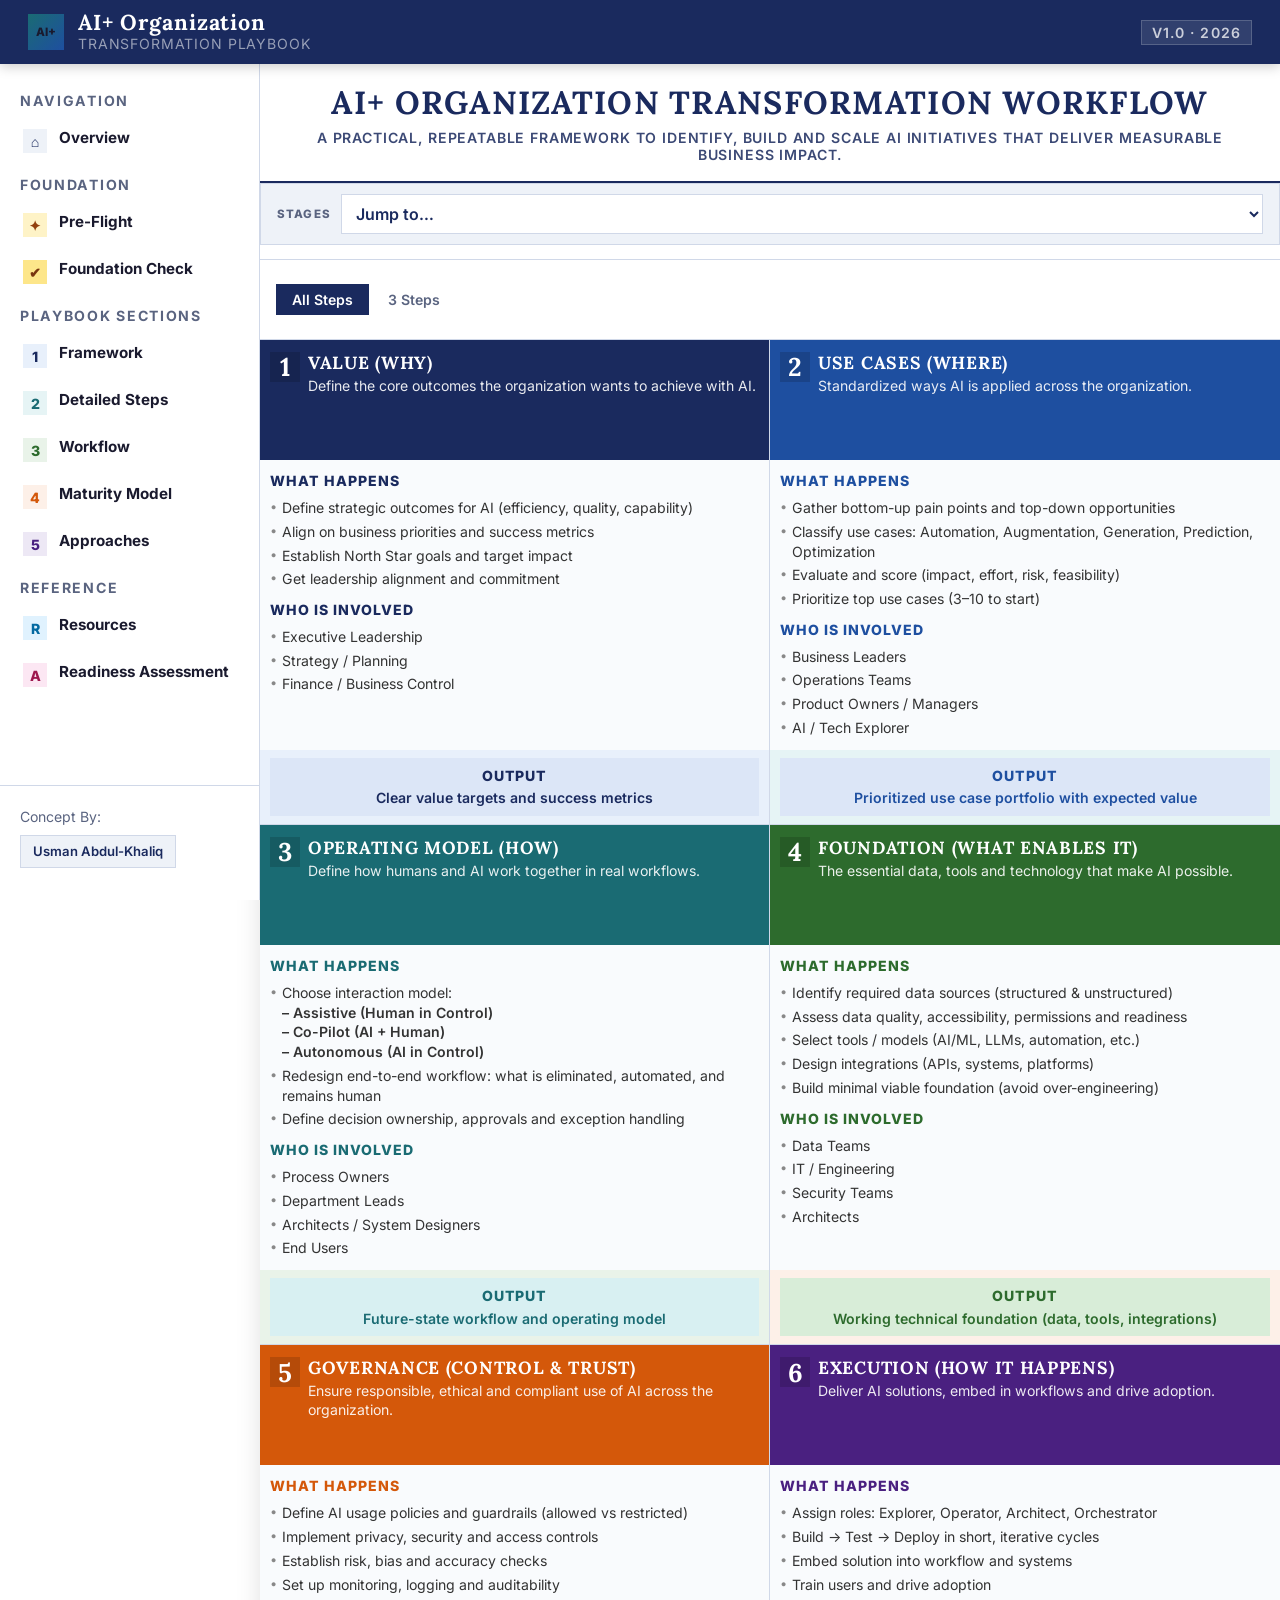
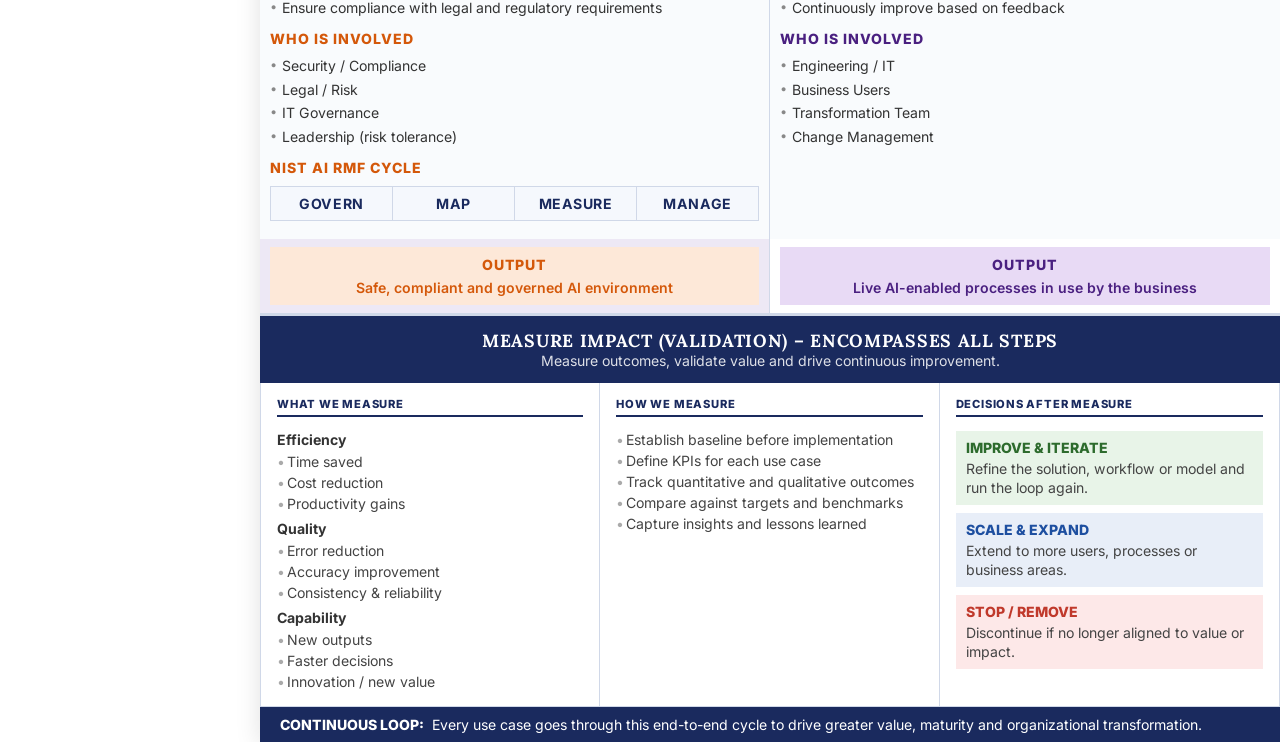
<file: workflow.html>
<!DOCTYPE html>
<html lang="en">
<head>
<meta charset="UTF-8">
<meta name="viewport" content="width=device-width, initial-scale=1.0">
<title>AI+ Organization Transformation Workflow</title>
<link rel="stylesheet" href="shared.css">
<link rel="stylesheet" href="main.css">
</head>
<body class="workflow-page">

<script src="layout-loader.js"></script>

<div id="aipo-content">

<div class="page">
  <div class="page-header">
    <h1>AI+ ORGANIZATION TRANSFORMATION WORKFLOW</h1>
    <p>A practical, repeatable framework to identify, build and scale AI initiatives that deliver measurable business impact.</p>
  </div>

<nav class="page-section-jump" aria-label="Jump to workflow stage">
  <label class="page-section-jump-label" for="wf-stage-jump">Stages</label>
  <select id="wf-stage-jump" class="page-section-jump-select" data-jump="1">
    <option value="">Jump to…</option>
    <option value="wf-stage-1">1 · Value</option>
    <option value="wf-stage-2">2 · Use cases</option>
    <option value="wf-stage-3">3 · Operating model</option>
    <option value="wf-stage-4">4 · Foundation</option>
    <option value="wf-stage-5">5 · Governance</option>
    <option value="wf-stage-6">6 · Execution</option>
  </select>
</nav>

<div class="step-controls">
  <div class="sc-modes">
    <button class="sc-btn" data-mode="all" onclick="setStepMode('all')">All Steps</button>
    <button class="sc-btn" data-mode="3" onclick="setStepMode('3')">3 Steps</button>
  </div>
  <div class="sc-nav" id="scNav">
    <button class="sc-arrow" id="prevBtn" onclick="goStep(-1)">&#8592; Prev</button>
    <span class="sc-counter" id="scCounter">Step 1 of 6</span>
    <button class="sc-arrow" id="nextBtn" onclick="goStep(1)">Next &#8594;</button>
  </div>
  <div class="sc-dots" id="scDots"></div>
</div>

  <div class="workflow-grid">

    <!-- Col 1 -->
    <div class="col c1" id="wf-stage-1">
      <div class="col-header h1">
        <div class="col-num">1</div>
        <div>
          <div class="col-title">VALUE (WHY)</div>
          <div class="col-sub">Define the core outcomes the organization wants to achieve with AI.</div>
        </div>
      </div>
      <div class="col-body">
        <div class="sub-label">What Happens</div>
        <ul class="bullet-list">
          <li>Define strategic outcomes for AI (efficiency, quality, capability)</li>
          <li>Align on business priorities and success metrics</li>
          <li>Establish North Star goals and target impact</li>
          <li>Get leadership alignment and commitment</li>
        </ul>
        <div class="sub-label">Who Is Involved</div>
        <ul class="bullet-list">
          <li>Executive Leadership</li>
          <li>Strategy / Planning</li>
          <li>Finance / Business Control</li>
        </ul>
      </div>
      <div class="fw-badges" style="padding:8px 16px 4px;">
        <span class="fw-badge fw-itil">ITIL SVS</span>
        <span class="fw-badge fw-pmbok">PMBOK</span>
      </div>
      <div class="output-box c1">
        <span class="output-label">Output</span>
        Clear value targets and success metrics
      </div>
    </div>

    <!-- Col 2 -->
    <div class="col c2" id="wf-stage-2">
      <div class="col-header h2">
        <div class="col-num">2</div>
        <div>
          <div class="col-title">USE CASES (WHERE)</div>
          <div class="col-sub">Standardized ways AI is applied across the organization.</div>
        </div>
      </div>
      <div class="col-body">
        <div class="sub-label">What Happens</div>
        <ul class="bullet-list">
          <li>Gather bottom-up pain points and top-down opportunities</li>
          <li>Classify use cases: Automation, Augmentation, Generation, Prediction, Optimization</li>
          <li>Evaluate and score (impact, effort, risk, feasibility)</li>
          <li>Prioritize top use cases (3–10 to start)</li>
        </ul>
        <div class="sub-label">Who Is Involved</div>
        <ul class="bullet-list">
          <li>Business Leaders</li>
          <li>Operations Teams</li>
          <li>Product Owners / Managers</li>
          <li>AI / Tech Explorer</li>
        </ul>
      </div>
      <div class="output-box c2">
        <span class="output-label">Output</span>
        Prioritized use case portfolio with expected value
      </div>
    </div>

    <!-- Col 3 -->
    <div class="col c3" id="wf-stage-3">
      <div class="col-header h3">
        <div class="col-num">3</div>
        <div>
          <div class="col-title">OPERATING MODEL (HOW)</div>
          <div class="col-sub">Define how humans and AI work together in real workflows.</div>
        </div>
      </div>
      <div class="col-body">
        <div class="sub-label">What Happens</div>
        <ul class="bullet-list">
          <li>Choose interaction model:<br><em>– Assistive (Human in Control)</em><br><em>– Co-Pilot (AI + Human)</em><br><em>– Autonomous (AI in Control)</em></li>
          <li>Redesign end-to-end workflow: what is eliminated, automated, and remains human</li>
          <li>Define decision ownership, approvals and exception handling</li>
        </ul>
        <div class="sub-label">Who Is Involved</div>
        <ul class="bullet-list">
          <li>Process Owners</li>
          <li>Department Leads</li>
          <li>Architects / System Designers</li>
          <li>End Users</li>
        </ul>
      </div>
      <div class="output-box c3">
        <span class="output-label">Output</span>
        Future-state workflow and operating model
      </div>
    </div>

    <!-- Col 4 -->
    <div class="col c4" id="wf-stage-4">
      <div class="col-header h4">
        <div class="col-num">4</div>
        <div>
          <div class="col-title">FOUNDATION (WHAT ENABLES IT)</div>
          <div class="col-sub">The essential data, tools and technology that make AI possible.</div>
        </div>
      </div>
      <div class="col-body">
        <div class="sub-label">What Happens</div>
        <ul class="bullet-list">
          <li>Identify required data sources (structured &amp; unstructured)</li>
          <li>Assess data quality, accessibility, permissions and readiness</li>
          <li>Select tools / models (AI/ML, LLMs, automation, etc.)</li>
          <li>Design integrations (APIs, systems, platforms)</li>
          <li>Build minimal viable foundation (avoid over-engineering)</li>
        </ul>
        <div class="sub-label">Who Is Involved</div>
        <ul class="bullet-list">
          <li>Data Teams</li>
          <li>IT / Engineering</li>
          <li>Security Teams</li>
          <li>Architects</li>
        </ul>
      </div>
      <div class="output-box c4">
        <span class="output-label">Output</span>
        Working technical foundation (data, tools, integrations)
      </div>
    </div>

    <!-- Col 5 -->
    <div class="col c5" id="wf-stage-5">
      <div class="col-header h5">
        <div class="col-num">5</div>
        <div>
          <div class="col-title">GOVERNANCE (CONTROL &amp; TRUST)</div>
          <div class="col-sub">Ensure responsible, ethical and compliant use of AI across the organization.</div>
        </div>
      </div>
      <div class="col-body">
        <div class="sub-label">What Happens</div>
        <ul class="bullet-list">
          <li>Define AI usage policies and guardrails (allowed vs restricted)</li>
          <li>Implement privacy, security and access controls</li>
          <li>Establish risk, bias and accuracy checks</li>
          <li>Set up monitoring, logging and auditability</li>
          <li>Ensure compliance with legal and regulatory requirements</li>
        </ul>
        <div class="sub-label">Who Is Involved</div>
        <ul class="bullet-list">
          <li>Security / Compliance</li>
          <li>Legal / Risk</li>
          <li>IT Governance</li>
          <li>Leadership (risk tolerance)</li>
        </ul>
        <div class="sub-label" style="margin-top:8px;">NIST AI RMF Cycle</div>
        <div class="fw-cycle" style="padding:0 0;">
          <div class="fw-cycle-step">Govern</div>
          <div class="fw-cycle-step">Map</div>
          <div class="fw-cycle-step">Measure</div>
          <div class="fw-cycle-step">Manage</div>
        </div>
      </div>
      <div class="fw-badges" style="padding:8px 16px 4px;">
        <span class="fw-badge fw-nist">NIST AI RMF</span>
        <span class="fw-badge fw-cobit">COBIT</span>
      </div>
      <div class="output-box c5">
        <span class="output-label">Output</span>
        Safe, compliant and governed AI environment
      </div>
    </div>

    <!-- Col 6 -->
    <div class="col c6" id="wf-stage-6">
      <div class="col-header h6">
        <div class="col-num">6</div>
        <div>
          <div class="col-title">EXECUTION (HOW IT HAPPENS)</div>
          <div class="col-sub">Deliver AI solutions, embed in workflows and drive adoption.</div>
        </div>
      </div>
      <div class="col-body">
        <div class="sub-label">What Happens</div>
        <ul class="bullet-list">
          <li>Assign roles: Explorer, Operator, Architect, Orchestrator</li>
          <li>Build → Test → Deploy in short, iterative cycles</li>
          <li>Embed solution into workflow and systems</li>
          <li>Train users and drive adoption</li>
          <li>Continuously improve based on feedback</li>
        </ul>
        <div class="sub-label">Who Is Involved</div>
        <ul class="bullet-list">
          <li>Engineering / IT</li>
          <li>Business Users</li>
          <li>Transformation Team</li>
          <li>Change Management</li>
        </ul>
      </div>
      <div class="output-box c6">
        <span class="output-label">Output</span>
        Live AI-enabled processes in use by the business
      </div>
    </div>

  </div>

  <!-- Measure section -->
  <div class="measure-section-wrap">
    <div class="measure-header">
      <h2>MEASURE IMPACT (VALIDATION) – ENCOMPASSES ALL STEPS</h2>
      <p>Measure outcomes, validate value and drive continuous improvement.</p>
      <div class="fw-badges measure-header-badges">
        <span class="fw-badge fw-itil">ITIL 7-Step Improvement</span>
        <span class="fw-badge fw-pmbok">PMBOK</span>
      </div>
    </div>
    <div class="measure-grid">
      <div class="measure-block measure-col measure-col-what">
        <div class="measure-block-title">What We Measure</div>
        <div class="measure-sub-title">Efficiency</div>
        <ul class="measure-items">
          <li>Time saved</li>
          <li>Cost reduction</li>
          <li>Productivity gains</li>
        </ul>
        <div class="measure-sub-title">Quality</div>
        <ul class="measure-items">
          <li>Error reduction</li>
          <li>Accuracy improvement</li>
          <li>Consistency &amp; reliability</li>
        </ul>
        <div class="measure-sub-title">Capability</div>
        <ul class="measure-items">
          <li>New outputs</li>
          <li>Faster decisions</li>
          <li>Innovation / new value</li>
        </ul>
      </div>
      <div class="measure-block measure-col measure-col-how">
        <div class="measure-block-title">How We Measure</div>
        <ul class="measure-items measure-items--lead">
          <li>Establish baseline before implementation</li>
          <li>Define KPIs for each use case</li>
          <li>Track quantitative and qualitative outcomes</li>
          <li>Compare against targets and benchmarks</li>
          <li>Capture insights and lessons learned</li>
        </ul>
      </div>
      <div class="measure-block measure-col measure-col-decisions">
        <div class="measure-block-title">Decisions After Measure</div>
        <div class="decisions-grid">
          <div class="decision-box improve">
            <div class="d-title">IMPROVE &amp; ITERATE</div>
            <div class="d-body">Refine the solution, workflow or model and run the loop again.</div>
          </div>
          <div class="decision-box scale">
            <div class="d-title">SCALE &amp; EXPAND</div>
            <div class="d-body">Extend to more users, processes or business areas.</div>
          </div>
          <div class="decision-box stop">
            <div class="d-title">STOP / REMOVE</div>
            <div class="d-body">Discontinue if no longer aligned to value or impact.</div>
          </div>
        </div>
      </div>
      <div class="measure-block measure-block-itil aipo-section-hidden" aria-hidden="true">
        <div class="measure-itil-inner">
          <div class="measure-itil-steps">
            <div class="measure-block-title measure-itil-title">ITIL 7-Step Improvement Process</div>
            <ol class="measure-itil-list">
              <li><span>Identify the improvement strategy</span></li>
              <li><span>Define what you will measure</span></li>
              <li><span>Gather the data</span></li>
              <li><span>Process the data</span></li>
              <li><span>Analyze the data</span></li>
              <li><span>Present and use the information</span></li>
              <li><span>Implement improvement</span></li>
            </ol>
          </div>
          <p class="measure-itil-note">This loop maps directly to the &ldquo;Decisions After Measure&rdquo; cycle above—driving continual organizational learning and AI maturity beyond the initial deployment.</p>
        </div>
      </div>
    </div>
  </div>

  <div class="loop-bar">
    <strong>Continuous Loop:</strong> Every use case goes through this end-to-end cycle to drive greater value, maturity and organizational transformation.
  </div>
</div>

<script>
(function () {
  var cols = Array.from(document.querySelectorAll('.workflow-grid .col'));
  var currentStep = 0;
  var currentMode = 'all';
  var desktopMode = 'all';
  var mqNarrow = window.matchMedia('(max-width: 900px)');

  function applyView(mode, step) {
    currentMode = mode;
    currentStep = step;
    var body = document.body;

    body.classList.remove('step-mode-1', 'step-mode-2', 'step-mode-3');
    document.querySelectorAll('.sc-btn').forEach(function (btn) {
      btn.classList.toggle('active', btn.dataset.mode === mode);
    });

    if (mode === 'all') {
      cols.forEach(function (c) { c.classList.remove('step-visible', 'step-prev', 'step-next'); });
      document.getElementById('scNav').style.display = 'none';
      document.getElementById('scDots').style.display = 'none';
      return;
    }

    var count = parseInt(mode, 10);
    body.classList.add('step-mode-' + count);
    document.getElementById('scNav').style.display = 'flex';
    document.getElementById('scDots').style.display = 'flex';

    var maxStep = cols.length - 1;
    if (currentStep < 0) currentStep = 0;
    if (currentStep > maxStep) currentStep = maxStep;

    cols.forEach(function (c, i) {
      c.classList.remove('step-visible', 'step-prev', 'step-next');
      if (count === 1) {
        if (i === currentStep) c.classList.add('step-visible');
      } else if (count === 2) {
        if (i === currentStep || i === currentStep + 1) c.classList.add('step-visible');
      } else {
        if (i >= currentStep - 1 && i <= currentStep + 1) {
          c.classList.add('step-visible');
          if (i === currentStep - 1) c.classList.add('step-prev');
          if (i === currentStep + 1) c.classList.add('step-next');
        }
      }
    });

    var n = cols.length;
    var label;
    if (count === 1) {
      label = 'Step ' + (currentStep + 1) + ' of ' + n;
    } else if (count === 2) {
      label = 'Steps ' + (currentStep + 1) + '\u2013' + Math.min(currentStep + 2, n) + ' of ' + n;
    } else {
      var first = Math.max(0, currentStep - 1) + 1;
      var last = Math.min(currentStep + 1, n - 1) + 1;
      label = 'Steps ' + first + '\u2013' + last + ' of ' + n;
    }
    document.getElementById('scCounter').textContent = label;
    document.getElementById('prevBtn').disabled = currentStep === 0;
    document.getElementById('nextBtn').disabled = currentStep >= maxStep;

    var dotsEl = document.getElementById('scDots');
    dotsEl.innerHTML = '';
    cols.forEach(function (_, i) {
      var d = document.createElement('span');
      d.className = 'sc-dot' + (i === currentStep ? ' active' : '');
      d.onclick = (function (idx) { return function () { applyView(currentMode, idx); }; })(i);
      dotsEl.appendChild(d);
    });
  }

  window.setStepMode = function (mode) {
    if (mode === 'all' || mode === '3') desktopMode = mode;
    applyView(mqNarrow.matches ? '1' : mode, currentStep);
  };
  window.goStep = function (dir) { applyView(currentMode, currentStep + dir); };

  mqNarrow.addEventListener('change', function () {
    applyView(mqNarrow.matches ? '1' : desktopMode, currentStep);
  });

  applyView(mqNarrow.matches ? '1' : desktopMode, 0);
})();
</script>
</div>
<script src="section-jump.js"></script>
<script src="spa-nav.js"></script>
</body>
</html>
</file>
<file: shared.css>
/* ═══════════════════════════════════════════════════
   AIPO – Shared Styles
   Loaded by every page.
   Contains: fonts · reset · CSS variables · nav shell
   ═══════════════════════════════════════════════════ */
@import url('https://fonts.googleapis.com/css2?family=Inter:wght@300;400;500;600;700;800&family=Lora:ital,wght@0,600;0,700;1,600&display=swap');
*, *::before, *::after { box-sizing: border-box; margin: 0; padding: 0; }
/* ── GLOBAL VARIABLES ──────────────────────────────── */
:root {
  /* Layout */
  --header-h:  64px;
  --sidebar-w: 260px;
  /* Core palette */
  --navy:      #1a2a5e;
  --navy-dark: #121e45;
  --blue-mid:  #1e4fa0;
  --blue:      #1e4fa0;
  --teal:      #1a6b73;
  --green:     #2d6b2d;
  --orange:    #d4580a;
  --purple:    #4a2080;
  --gold:      #0a6648;
  --light-bg:  #f7f9fc;
  --bg:        #eef2f8;
  --border:    #d0d8e8;
  --text:      #1a1a2e;
  --muted:     #5a6480;
  --row-alt:   #f5f8fd;
  /* Domain palette (prerequisites / foundation pages) */
  --d1: #854d0e;  --d1b: #fef3c7;
  --d2: #1e4fa0;  --d2b: #dbeafe;
  --d3: #991b1b;  --d3b: #fee2e2;
  --d4: #1a3060;  --d4b: #e0e7ff;
  --d5: #0f766e;  --d5b: #ccfbf1;
  --d6: #6d28d9;  --d6b: #ede9fe;
  --d7: #065f46;  --d7b: #d1fae5;
}/* ── SHARED NAV SHELL ─────────────────────────────── */
  header.site-header {
    position: fixed; top: 0; left: 0; right: 0;
    height: var(--header-h); background: var(--navy);
    display: flex; align-items: center; gap: 14px;
    padding: 0 28px; z-index: 100;
    box-shadow: 0 2px 12px rgba(0,0,0,.22);
  }
  .sh-icon {
    width: 36px; height: 36px; flex-shrink: 0;
    background: linear-gradient(135deg, var(--teal), #1e4fa0);
    border-radius: 8px; display: flex; align-items: center; justify-content: center;
    font-size: 18px;
  }
  .sh-title {
    font-family: 'Lora', serif;
    font-size: 1.35rem; font-weight: 800; letter-spacing: .04em; color: #fff; line-height: 1;
  }
  .sh-sub {
    font-size: 0.88rem; color: rgba(255,255,255,.55);
    letter-spacing: .06em; text-transform: uppercase; margin-top: 2px;
  }
  .sh-badge {
    margin-left: auto; background: rgba(255,255,255,.1);
    border: 1px solid rgba(255,255,255,.18); color: rgba(255,255,255,.75);
    font-size: 0.88rem; font-weight: 600; letter-spacing: .08em;
    text-transform: uppercase; padding: 3px 10px; border-radius: 20px;
  }
  aside.site-sidebar {
    position: fixed; top: var(--header-h); left: 0; bottom: 0;
    width: var(--sidebar-w); background: #fff;
    border-right: 1px solid var(--border); overflow-y: auto;
    padding: 24px 0 32px; display: flex; flex-direction: column; z-index: 99;
  }
  .sn-label {
    font-size: 0.88rem; font-weight: 700; letter-spacing: .12em;
    text-transform: uppercase; color: #5a6480; padding: 0 20px 8px; margin-top: 4px;
  }
  .sn-item {
    display: flex; align-items: flex-start; gap: 12px; padding: 11px 20px;
    text-decoration: none; color: #1a1a2e; border-left: 3px solid transparent;
    transition: background .15s, border-color .15s;
  }
  .sn-item:hover  { background: #eef2f8; border-left-color: #1e4fa0; }
  .sn-item.active { background: #edf2fb; border-left-color: #1a2a5e; }
  .sn-num {
    width: 24px; height: 24px; border-radius: 6px; display: flex;
    align-items: center; justify-content: center;
    font-size: 0.88rem; font-weight: 800; flex-shrink: 0; margin-top: 1px;
  }
  .sn-text { flex: 1; }
  .sn-text strong { display: block; font-size: 0.88rem; font-weight: 700; line-height: 1.3; }
  .sn-text span   { font-size: 0.88rem; color: #5a6480; line-height: 1.4; }
  .sn-p0 { background: #fef3c7; color: #92400e; }
  .sn-p1 { background: #fde68a; color: #78350f; }
  .sn-c1 { background: #e8f0fb; color: #1a2a5e; }
  .sn-c2 { background: #e6f4f5; color: #1a6b73; }
  .sn-c3 { background: #e9f3e9; color: #2d6b2d; }
  .sn-c4 { background: #fdf0e8; color: #d4580a; }
  .sn-c5 { background: #ede8f5; color: #4a2080; }
  .sn-c6 { background: #e4f7f0; color: #0a6648; }
  .sn-footer {
    margin-top: auto; padding: 20px 20px 0;
    border-top: 1px solid var(--border); font-size: 0.88rem; color: #5a6480; line-height: 1.6;
  }
  .sn-footer a {
    display: inline-block;
    margin-top: 6px;
    padding: 5px 12px;
    font-size: 0.82rem;
    font-weight: 600;
    color: var(--navy);
    text-decoration: none;
    background: #eef2f8;
    border: 1px solid var(--border);
    border-radius: 6px;
    transition: background 0.15s, border-color 0.15s, color 0.15s;
  }
  .sn-footer a:hover {
    background: #e8edf5;
    border-color: var(--blue-mid);
    color: var(--blue-mid);
  }
  .view-toggle-btn {
    display: none !important;
  }

  /* ── VIEW SWITCHER ───────────────────────────────────── */
  .view-switcher {
    display: flex; gap: 4px;
  }
  .view-opt {
    background: none;
    border: 1px solid rgba(255,255,255,.22);
    color: rgba(255,255,255,.75);
    font-size: 0.88rem;
    font-weight: 600;
    padding: 4px 10px;
    border-radius: 4px;
    cursor: pointer;
    transition: all 0.2s;
    text-transform: uppercase;
    letter-spacing: 0.06em;
  }
  .view-opt:hover {
    border-color: rgba(255,255,255,.45);
    color: rgba(255,255,255,.95);
  }
  .view-opt.active {
    background: rgba(255,255,255,.15);
    border-color: rgba(255,255,255,.35);
    color: white;
  }

/* ── LAYOUT VIEWS ──────────────────────────────────── */
body.view-clean { 
  background: white !important; 
  padding-left: var(--sidebar-w) !important;
  padding-right: 0 !important;
  padding-top: var(--header-h) !important;
  padding-bottom: 0 !important;
}
body.view-clean .page { max-width: none !important; margin: 0 !important; }
body.view-clean:not(.prereq-page) *:not(.site-header):not(.site-sidebar):not(header):not(aside) { 
  border-radius: 0 !important; 
}

/* Internal padding for List view elements while keeping containers flush */
/* Excluding checklist.html via :not(.checklist-page) - depends on adding class to body */
body.view-clean:not(.checklist-page):not(.prereq-page) .banner,
body.view-clean:not(.checklist-page):not(.prereq-page) .sec-divider,
body.view-clean:not(.checklist-page):not(.prereq-page) .domain,
body.view-clean:not(.checklist-page):not(.prereq-page) .matrix-wrap,
body.view-clean:not(.checklist-page):not(.prereq-page) .cl-wrap,
body.view-clean:not(.checklist-page):not(.prereq-page) .readiness-bar,
body.view-clean:not(.checklist-page):not(.prereq-page) .why-strip {
  padding-left: 32px !important;
  padding-right: 32px !important;
}

/* Fix for nested horizontal containers like checklist items or matrix headers */
body.view-clean:not(.checklist-page):not(.prereq-page) .matrix-header,
body.view-clean:not(.checklist-page):not(.prereq-page) .dep-legend,
body.view-clean:not(.checklist-page):not(.prereq-page) .cl-section-header,
body.view-clean:not(.checklist-page):not(.prereq-page) .cl-items {
  padding-left: 20px !important;
}

@media (max-width: 900px) {
  body.view-clean {
    padding-left: 0 !important;
    padding-right: 0 !important;
    padding-top: calc(var(--header-h) + var(--aipo-top-nav-h, 56px)) !important;
  }
}

/* ── PRINT BASE ─────────────────────────────────────── */
@media print {
  body { padding: 0; background: white; }
  .site-header, .site-sidebar, .site-nav-mobile, .page-section-jump, .assess-nav-steps, .view-switcher { display: none !important; }
  .page { max-width: none !important; }
}
/* ── FRAMEWORK ALIGNMENT COMPONENTS ───────────────── */
.fw-badges { display: flex; flex-wrap: wrap; gap: 5px; padding: 6px 16px 4px; }
.fw-badge {
  font-size: 0.88rem; font-weight: 700; letter-spacing: .07em; text-transform: uppercase;
  padding: 2px 8px; border-radius: 20px; border: 1.5px solid currentColor;
  white-space: nowrap; display: inline-block;
}
.fw-itil  { color: #1e4fa0; background: #edf2fb; }
.fw-pmbok { color: #1a6b73; background: #e6f3f4; }
.fw-nist  { color: #6d28d9; background: #f0eaf8; }
.fw-cobit { color: #b45309; background: #fef3c7; }
.fw-cmmi  { color: #2d6b2d; background: #e8f4e8; }

.fw-panel { margin: 0 16px 12px; border: 1px solid var(--border); border-radius: 4px; overflow: hidden; }
.fw-panel summary {
  padding: 7px 12px; font-size: 0.88rem; font-weight: 700;
  text-transform: uppercase; letter-spacing: .07em;
  cursor: pointer; background: var(--row-alt); color: var(--navy);
  list-style: none; display: flex; align-items: center; justify-content: space-between;
}
.fw-panel summary::-webkit-details-marker { display: none; }
.fw-panel summary::after { content: "▸"; transition: transform .2s; }
.fw-panel[open] summary::after { transform: rotate(90deg); }
.fw-panel .fw-panel-body {
  padding: 10px 14px; font-size: 0.88rem; color: #333; line-height: 1.55;
  border-top: 1px solid var(--border);
}
.fw-panel .fw-panel-body strong { color: var(--navy); }
.fw-panel .fw-panel-body p { margin-bottom: 6px; }
.fw-panel .fw-panel-body ul { list-style: none; padding: 0; margin-bottom: 6px; }
.fw-panel .fw-panel-body ul li { padding: 2px 0 2px 12px; position: relative; }
.fw-panel .fw-panel-body ul li::before { content: "›"; position: absolute; left: 0; color: #888; }

.fw-cycle { display: flex; margin: 8px 0; border: 1.5px solid var(--border); border-radius: 4px; overflow: hidden; }
.fw-cycle-step {
  flex: 1; padding: 6px 4px; text-align: center;
  font-size: 0.88rem; font-weight: 700; text-transform: uppercase; letter-spacing: .04em;
  border-right: 1px solid var(--border); background: var(--row-alt); color: var(--navy);
}
.fw-cycle-step:last-child { border-right: none; }
</file>
<file: main.css>
html {
  height: 100%;
}
body {
  height: 100%;
  font-family: "Inter", sans-serif;
  background: var(--bg);
  color: var(--text);
  /* Offset content from fixed header and sidebar */
  padding-top: var(--header-h);
  padding-left: var(--sidebar-w);
}

/* Temporarily hidden sections — drop class .aipo-section-hidden from markup to show again */
.aipo-section-hidden {
  display: none !important;
}

/* ── HEADER ─────────────────────────────────────────── */
header, .site-header {
  position: fixed;
  top: 0;
  left: 0;
  right: 0;
  height: var(--header-h);
  background: var(--navy);
  display: flex;
  align-items: center;
  gap: 14px;
  padding: 0 28px;
  z-index: 100;
  box-shadow: 0 2px 12px rgba(0, 0, 0, 0.22);
}

.header-icon, .sh-icon {
  width: 36px;
  height: 36px;
  background: linear-gradient(135deg, var(--teal), var(--blue-mid));
  border-radius: 8px;
  display: flex;
  align-items: center;
  justify-content: center;
  font-size: 18px;
  flex-shrink: 0;
}

.header-title, .sh-title {
  font-family: "Lora", serif;
  font-size: 1.35rem;
  font-weight: 800;
  letter-spacing: 0.04em;
  color: #fff;
  line-height: 1;
}

.header-subtitle, .sh-sub {
  font-size: 0.88rem;
  font-weight: 400;
  color: rgba(255, 255, 255, 0.55);
  letter-spacing: 0.06em;
  text-transform: uppercase;
  margin-top: 2px;
}

.header-badge, .sh-badge {
  margin-left: auto;
  background: rgba(255, 255, 255, 0.1);
  border: 1px solid rgba(255, 255, 255, 0.18);
  color: rgba(255, 255, 255, 0.75);
  font-size: 0.88rem;
  font-weight: 600;
  letter-spacing: 0.08em;
  text-transform: uppercase;
  padding: 3px 10px;
  border-radius: 20px;
}

/* ── SIDEBAR ─────────────────────────────────────────── */
aside, .site-sidebar {
  position: fixed;
  top: var(--header-h);
  left: 0;
  bottom: 0;
  width: var(--sidebar-w);
  background: #fff;
  border-right: 1px solid var(--border);
  overflow-y: auto;
  padding: 24px 0 32px;
  display: flex;
  flex-direction: column;
  z-index: 99;
}

.sidebar-section-label, .sn-label {
  font-size: 0.88rem;
  font-weight: 700;
  letter-spacing: 0.12em;
  text-transform: uppercase;
  color: var(--muted);
  padding: 0 20px 8px;
  margin-top: 4px;
}

.nav-item, .sn-item {
  display: flex;
  align-items: flex-start;
  gap: 12px;
  padding: 11px 20px;
  text-decoration: none;
  color: var(--text);
  border-left: 3px solid transparent;
  transition:
    background 0.15s,
    border-color 0.15s;
  cursor: pointer;
}

.nav-item:hover, .sn-item:hover {
  background: var(--bg);
  border-left-color: var(--blue-mid);
}

.nav-item.active, .sn-item.active {
  background: #edf2fb;
  border-left-color: var(--navy);
}

.nav-num, .sn-num {
  width: 24px;
  height: 24px;
  border-radius: 6px;
  display: flex;
  align-items: center;
  justify-content: center;
  font-size: 0.88rem;
  font-weight: 800;
  flex-shrink: 0;
  margin-top: 1px;
}

.nav-text, .sn-text {
  flex: 1;
}
.nav-text strong, .sn-text strong {
  display: block;
  font-size: 0.95rem;
  font-weight: 700;
  line-height: 1.3;
}
.nav-text span, .sn-text span {
  font-size: 0.88rem;
  color: var(--muted);
  line-height: 1.4;
}

aside .nav-text > span,
aside .sn-text > span {
  display: none;
}

/* per-item accent colours */
.c1 {
  background: #e8f0fb;
  color: var(--navy);
}
.c2 {
  background: #e6f4f5;
  color: var(--teal);
}
.c3 {
  background: #e9f3e9;
  color: var(--green);
}
.c4 {
  background: #fdf0e8;
  color: var(--orange);
}
.c5 {
  background: #ede8f5;
  color: var(--purple);
}

.sidebar-footer {
  margin-top: auto;
  padding: 20px 20px 0;
  border-top: 1px solid var(--border);
  font-size: 0.7rem;
  color: var(--muted);
  line-height: 1.6;
}

/* ── MAIN ─────────────────────────────────────────────── */
main, .page {
  margin: 0 auto;
  min-height: calc(100vh - var(--header-h));
}

/* ── HERO ─────────────────────────────────────────────── */
.hero {
  background: linear-gradient(
    135deg,
    var(--navy) 0%,
    var(--blue-mid) 60%,
    var(--teal) 100%
  );
  border-radius: 12px;
  padding: 44px 48px;
  color: #fff;
  position: relative;
  overflow: hidden;
  margin-bottom: 36px;
}

.hero::before {
  content: "";
  position: absolute;
  top: -60px;
  right: -60px;
  width: 260px;
  height: 260px;
  border-radius: 50%;
  background: rgba(255, 255, 255, 0.04);
}
.hero::after {
  content: "";
  position: absolute;
  bottom: -80px;
  right: 80px;
  width: 200px;
  height: 200px;
  border-radius: 50%;
  background: rgba(255, 255, 255, 0.04);
}

.hero-tag {
  display: inline-block;
  background: rgba(255, 255, 255, 0.15);
  border: 1px solid rgba(255, 255, 255, 0.25);
  font-size: 0.88rem;
  font-weight: 700;
  letter-spacing: 0.1em;
  text-transform: uppercase;
  padding: 4px 12px;
  border-radius: 20px;
  margin-bottom: 16px;
}

.hero h1 {
  font-family: "Lora", serif;
  font-size: 2.6rem;
  font-weight: 800;
  line-height: 1.1;
  margin-bottom: 14px;
}

.hero h1 em {
  font-style: normal;
  color: rgba(255, 255, 255, 0.6);
  font-weight: 300;
}

.hero p {
  font-size: 0.97rem;
  line-height: 1.7;
  color: rgba(255, 255, 255, 0.82);
  max-width: 640px;
  margin-bottom: 28px;
}

.hero-stats {
  display: grid;
  grid-template-columns: repeat(7, minmax(0, 1fr));
  gap: 12px;
  width: 100%;
  max-width: 1120px;
  align-items: stretch;
}

.hero .stat {
  box-sizing: border-box;
  min-height: 118px;
  height: 100%;
  display: flex;
  flex-direction: column;
  align-items: center;
  justify-content: center;
  padding: 14px 10px;
  text-align: center;
  background: rgba(255, 255, 255, 0.08);
  border: 3px double rgba(255, 255, 255, 0.42);
  border-radius: 8px;
}

.hero .stat-n {
  font-family: "Lora", serif;
  font-size: 1.75rem;
  font-weight: 800;
  line-height: 1;
  flex-shrink: 0;
}

.hero .stat-l {
  font-size: 0.72rem;
  font-weight: 700;
  color: rgba(255, 255, 255, 0.62);
  text-transform: uppercase;
  letter-spacing: 0.06em;
  margin-top: 10px;
  line-height: 1.35;
  max-width: 100%;
  min-height: 2.7em;
  display: flex;
  flex-direction: column;
  align-items: center;
  justify-content: center;
  text-wrap: balance;
}

@media (max-width: 1040px) {
  .hero-stats {
    grid-template-columns: repeat(4, minmax(0, 1fr));
  }
}

@media (max-width: 620px) {
  .hero-stats {
    grid-template-columns: repeat(2, minmax(0, 1fr));
  }
}

/* ── CARDS GRID ─────────────────────────────────────── */
.section-label {
  font-size: 0.88rem;
  font-weight: 700;
  letter-spacing: 0.12em;
  text-transform: uppercase;
  color: var(--muted);
  margin-bottom: 16px;
}

.cards {
  display: grid;
  grid-template-columns: repeat(auto-fill, minmax(290px, 1fr));
  gap: 18px;
  margin-bottom: 40px;
}

.card {
  background: #fff;
  border: 1px solid var(--border);
  border-radius: 10px;
  padding: 24px;
  text-decoration: none;
  color: var(--text);
  display: flex;
  flex-direction: column;
  gap: 10px;
  transition:
    transform 0.15s,
    box-shadow 0.15s,
    border-color 0.15s;
  position: relative;
  overflow: hidden;
}

.card::before {
  content: "";
  position: absolute;
  top: 0;
  left: 0;
  right: 0;
  height: 3px;
}

.card:hover {
  box-shadow: 0 8px 28px rgba(26, 42, 94, 0.12);
  border-color: transparent;
}

.card-top {
  display: flex;
  align-items: center;
  gap: 12px;
}

.card-icon {
  width: 40px;
  height: 40px;
  border-radius: 9px;
  display: flex;
  align-items: center;
  justify-content: center;
  font-size: 18px;
  flex-shrink: 0;
}

.card-num {
  font-size: 0.88rem;
  font-weight: 700;
  letter-spacing: 0.1em;
  text-transform: uppercase;
}

.card h3 {
  font-size: 0.95rem;
  font-weight: 700;
  line-height: 1.3;
}

.card p {
  font-size: 0.88rem;
  color: var(--muted);
  line-height: 1.6;
  flex: 1;
}

.card-arrow {
  align-self: flex-end;
  font-size: 0.8rem;
  font-weight: 700;
  display: flex;
  align-items: center;
  gap: 4px;
  margin-top: 4px;
}

/* accent per card */
.card-1::before {
  background: var(--navy);
}
.card-1 .card-icon {
  background: #e8f0fb;
}
.card-1 .card-num {
  color: var(--navy);
}
.card-1 .card-arrow {
  color: var(--navy);
}

.card-2::before {
  background: var(--teal);
}
.card-2 .card-icon {
  background: #e6f4f5;
}
.card-2 .card-num {
  color: var(--teal);
}
.card-2 .card-arrow {
  color: var(--teal);
}

.card-3::before {
  background: var(--green);
}
.card-3 .card-icon {
  background: #e9f3e9;
}
.card-3 .card-num {
  color: var(--green);
}
.card-3 .card-arrow {
  color: var(--green);
}

.card-4::before {
  background: var(--orange);
}
.card-4 .card-icon {
  background: #fdf0e8;
}
.card-4 .card-num {
  color: var(--orange);
}
.card-4 .card-arrow {
  color: var(--orange);
}

.card-5::before {
  background: var(--purple);
}
.card-5 .card-icon {
  background: #ede8f5;
}
.card-5 .card-num {
  color: var(--purple);
}
.card-5 .card-arrow {
  color: var(--purple);
}

.card-6::before {
  background: #0a6648;
}
.card-6 .card-icon {
  background: #e4f7f0;
}
.card-6 .card-num {
  color: #0a6648;
}
.card-6 .card-arrow {
  color: #0a6648;
}

.card-res::before {
  background: #1e4fa0;
}
.card-res .card-icon {
  background: #e8f0fb;
}
.card-res .card-num {
  color: #1e4fa0;
}
.card-res .card-arrow {
  color: #1e4fa0;
}

.card-pf::before {
  background: #92400e;
}
.card-pf .card-icon {
  background: #fef3c7;
}
.card-pf .card-num {
  color: #92400e;
}
.card-pf .card-arrow {
  color: #92400e;
}

/* ── INTRO BLOCK ─────────────────────────────────────── */
.intro-block {
  background: #fff;
  border: none;
  border-radius: 10px;
  padding: 28px 32px;
  margin-bottom: 36px;
  display: grid;
  grid-template-columns: 1fr 1fr;
  gap: 24px;
}

.intro-block h2 {
  font-family: "Lora", serif;
  font-size: 1.25rem;
  font-weight: 800;
  color: var(--navy);
  margin-bottom: 10px;
  grid-column: 1 / -1;
}

.intro-col p {
  font-size: 0.88rem;
  color: var(--muted);
  line-height: 1.75;
}

body.index-page main p {
  font-size: 1rem;
}

body.index-page main .intro-col ul li {
  font-size: 1rem;
}

.intro-col ul {
  list-style: none;
  display: flex;
  flex-direction: column;
  gap: 7px;
  margin-top: 6px;
}

.intro-col ul li {
  font-size: 0.88rem;
  color: var(--text);
  display: flex;
  align-items: flex-start;
  gap: 8px;
  line-height: 1.5;
}

.intro-col ul li::before {
  content: "▸";
  color: var(--teal);
  flex-shrink: 0;
  margin-top: 1px;
}

/* ── VIEW TOGGLE (hidden — layout uses stored preference only) ─── */
.view-toggle-btn {
  display: none !important;
}

/* boxed (default): shell padding matches index — one inset for #aipo-content */
body.view-boxed #aipo-content {
  max-width: 1400px;
  margin: 0 auto;
  padding: 40px 44px 60px;
  box-sizing: border-box;
}
body.view-boxed #aipo-content > main,
body.view-boxed #aipo-content > .page {
  max-width: none;
  margin-left: 0;
  margin-right: 0;
  padding: 0;
}

/* full width: same shell inset as boxed, content stretches horizontally */
body.view-full #aipo-content {
  max-width: none;
  margin: 0 auto;
  padding: 40px 44px 60px;
  box-sizing: border-box;
}
body.view-full #aipo-content > main,
body.view-full #aipo-content > .page {
  max-width: none;
  margin-left: 0;
  margin-right: 0;
  padding: 0;
}

/* clean / list view – no padding, edge-to-edge */
body.view-clean main, body.view-clean .page {
  max-width: none;
  padding: 0;
}

@media (max-width: 760px) {
  .cards {
    grid-template-columns: 1fr;
  }
}

body {
  font-family: "Inter", sans-serif;
  background: #eef2f8;
  color: #1a1a2e;
}

.page {
  max-width: 1300px;
  margin: 0 auto;
  background: white;
  border-radius: 6px;
  overflow: hidden;
  box-shadow: 0 4px 24px rgba(0, 0, 0, 0.12);
  transition: max-width 0.25s ease;
}
body.view-full .page {
  max-width: none;
}

.page-header {
  background: var(--navy);
  color: white;
  text-align: center;
  padding: 18px 32px 12px;
  border-bottom: 2px solid rgba(255, 255, 255, 0.3);
}
.page-header h1 {
  font-family: "Lora", serif;
  font-size: 2rem;
  font-weight: 800;
  letter-spacing: 0.04em;
}
.page-header p {
  font-size: 0.88rem;
  opacity: 0.85;
  margin-top: 4px;
  font-weight: 600;
  letter-spacing: 0.06em;
  text-transform: uppercase;
}

/* ── APPROACHES: matrix (desktop grid, mobile stacks by dimension) ── */
.approach-matrix {
  border-bottom: 2px solid var(--border);
}
.am-head-row,
.am-row {
  display: grid;
  grid-template-columns: 120px repeat(4, minmax(0, 1fr));
}
.am-head-row > *,
.am-row > * {
  border-right: 1px solid var(--border);
  border-bottom: 1px solid var(--border);
}
.am-head-row > *:nth-child(5n),
.am-row > *:nth-child(5n) {
  border-right: none;
}
.am-corner {
  display: flex;
  align-items: center;
  justify-content: center;
}
.am-val {
  padding: 10px 12px;
  font-size: 0.88rem;
  color: #333;
  line-height: 1.45;
}
.am-ph {
  display: none;
}
.am-body {
  display: block;
}

.approach-head {
  padding: 12px 10px;
  color: white;
  font-family: "Lora", serif;
  font-size: 1.05rem;
  font-weight: 800;
  letter-spacing: 0.04em;
  text-align: center;
  display: flex;
  align-items: center;
  justify-content: center;
  gap: 8px;
  white-space: normal;
  overflow-wrap: anywhere;
}

.label-head {
  background: #f7f9fc;
}

.approach-head.a1 {
  background: var(--navy);
}
.approach-head.a2 {
  background: var(--teal);
}
.approach-head.a3 {
  background: var(--purple);
}
.approach-head.a4 {
  background: #1e6b5f;
}

.row-label {
  padding: 10px 8px;
  font-size: 0.88rem;
  font-weight: 800;
  text-transform: uppercase;
  letter-spacing: 0.05em;
  display: flex;
  align-items: center;
  justify-content: center;
  background: #f7f9fc;
  line-height: 1.3;
  color: var(--navy);
  text-align: center;
}

.row-val {
  padding: 10px 12px;
  font-size: 0.88rem;
  color: #333;
  line-height: 1.45;
}

/* Bottom section */
.bottom-section {
  display: grid;
  grid-template-columns: 1fr 1fr;
  border-top: 2px solid var(--navy);
}

.bottom-block {
  padding: 14px 18px;
  border-right: 1px solid var(--border);
}
.bottom-block:last-child {
  border-right: none;
}

.bottom-title {
  background: var(--navy);
  color: white;
  font-family: "Lora", serif;
  font-size: 0.88rem;
  font-weight: 800;
  letter-spacing: 0.05em;
  padding: 6px 12px;
  border-radius: 2px;
  display: inline-block;
  margin-bottom: 12px;
}

.flow-items {
  display: flex;
  align-items: flex-start;
  gap: 0;
}

.flow-item {
  flex: 1;
}
.flow-name {
  font-size: 0.88rem;
  font-weight: 800;
  text-transform: uppercase;
  letter-spacing: 0.04em;
}
.flow-name.pragma {
  color: var(--purple);
}
.flow-name.hier {
  color: var(--teal);
}
.flow-name.frame {
  color: var(--navy);
}
.flow-name.govern {
  color: #1e6b5f;
}

.flow-desc {
  font-size: 0.88rem;
  color: #555;
  margin-top: 3px;
  line-height: 1.35;
}

.flow-arrow {
  font-size: 1.5rem;
  color: var(--teal);
  font-weight: 700;
  padding: 0 10px;
  align-self: center;
  flex-shrink: 0;
}

.key-perspective {
  font-size: 0.88rem;
  font-weight: 700;
  color: var(--navy);
  margin-bottom: 6px;
  line-height: 1.3;
}
.key-sub {
  font-size: 0.88rem;
  color: #444;
  line-height: 1.45;
}

.rule-bar {
  background: var(--navy);
  color: white;
  padding: 11px 20px;
  font-size: 0.88rem;
  text-align: center;
  line-height: 1.4;
}
.rule-bar strong {
  font-weight: 800;
}
.rule-bar .hi-t {
  color: #5dd6e0;
}
.rule-bar .hi-d {
  color: #a0c8ff;
}
.rule-bar .hi-s {
  color: #c0a8ff;
}
.rule-bar .hi-g {
  color: #8be3b6;
}

body {
  font-family: "Inter", sans-serif;
  background: var(--bg);
  color: #1a1a2e;
}

.page {
  max-width: 1060px;
  margin: 0 auto;
  transition:
    max-width 0.25s ease,
    padding 0.25s ease;
}

body.view-boxed {
  --page-max: 1060px;
}
body.view-boxed .page {
  max-width: var(--page-max);
}

/* ── VIEW: CLEAN / LIST ──────────────────────────────── */
body.view-clean .banner {
  border-radius: 0;
  padding: 20px 32px;
}
body.view-clean .cl-wrap,
body.view-clean .matrix-wrap {
  border-radius: 0;
  border-left: none;
  border-right: none;
}
/* Use a sufficiently large fixed width to ensure consistency across all rows */
body.view-clean .cl-section {
  grid-template-columns: 280px 1fr;
}
body.view-clean .cl-section-header {
  padding: 12px 20px;
  white-space: nowrap;
}
body.view-clean .cl-s-num {
  font-size: 1.2rem;
}
body.view-clean .cl-items {
  padding: 8px 16px;
}

/* ── BANNER ──────────────────────────────────────────── */
.banner {
  background: linear-gradient(135deg, #111827 0%, #1e2d5a 60%, #2d3060 100%);
  border-radius: 10px 10px 0 0;
  padding: 34px 38px 30px;
  color: white;
  border-bottom: 3px solid #f59e0b;
  position: relative;
  overflow: hidden;
}
.banner::before {
  content: "";
  position: absolute;
  top: 0;
  right: 0;
  width: 340px;
  height: 100%;
  background: repeating-linear-gradient(
    45deg,
    transparent,
    transparent 12px,
    rgba(245, 158, 11, 0.05) 12px,
    rgba(245, 158, 11, 0.05) 24px
  );
  pointer-events: none;
}
.banner-eyebrow {
  font-size: 0.95rem;
  font-weight: 800;
  letter-spacing: 0.18em;
  text-transform: uppercase;
  color: #f59e0b;
  display: flex;
  align-items: center;
  gap: 10px;
  margin-bottom: 12px;
}
.banner-eyebrow::before {
  content: "";
  display: inline-block;
  width: 28px;
  height: 2px;
  background: #f59e0b;
  flex-shrink: 0;
}
.banner-title {
  font-family: "Lora", serif;
  font-size: 2.2rem;
  font-weight: 700;
  line-height: 1.15;
  margin-bottom: 16px;
}
.banner-title em {
  font-style: italic;
  color: #fcd34d;
}
.banner-desc {
  font-size: 0.88rem;
  line-height: 1.7;
  opacity: 0.9;
  max-width: 700px;
}
.banner-tags {
  display: flex;
  gap: 8px;
  flex-wrap: wrap;
  margin-top: 20px;
}
.btag {
  background: rgba(245, 158, 11, 0.15);
  border: 1px solid rgba(245, 158, 11, 0.35);
  color: #fcd34d;
  font-size: 0.88rem;
  font-weight: 700;
  padding: 3px 12px;
  border-radius: 20px;
  letter-spacing: 0.04em;
}

/* ── SECTION DIVIDER ─────────────────────────────────── */
.sec-divider {
  background: #f4f6fb;
  border: 1px solid var(--border);
  border-top: none;
  padding: 11px 22px;
  display: flex;
  align-items: center;
  gap: 12px;
}
.sec-divider-lbl {
  font-size: 0.88rem;
  font-weight: 800;
  letter-spacing: 0.14em;
  text-transform: uppercase;
  color: #8899bb;
}
.sec-divider-title {
  font-family: "Lora", serif;
  font-size: 0.98rem;
  font-weight: 700;
  color: var(--navy);
}
.sec-divider-sep {
  flex: 1;
  height: 1px;
  background: var(--border);
}
.sec-divider-count {
  font-size: 0.88rem;
  font-weight: 700;
  color: #8899bb;
  background: #e8edf5;
  border-radius: 20px;
  padding: 2px 9px;
}

/* ── DEPENDENCY MATRIX ───────────────────────────────── */
.matrix-wrap {
  background: white;
  border: 1px solid var(--border);
  border-top: none;
  overflow-x: auto;
}
.matrix-header {
  background: var(--navy);
  color: white;
  padding: 11px 20px;
  font-size: 0.88rem;
  font-weight: 800;
  text-transform: uppercase;
  letter-spacing: 0.08em;
  display: flex;
  align-items: center;
  gap: 12px;
}
.matrix-header span {
  opacity: 0.6;
  font-weight: 400;
  text-transform: none;
  letter-spacing: 0;
  font-size: 0.88rem;
}
.dep-table {
  width: 100%;
  border-collapse: collapse;
  min-width: 700px;
}
.dep-table th {
  background: #f4f6fb;
  font-size: 0.88rem;
  font-weight: 800;
  text-transform: uppercase;
  letter-spacing: 0.07em;
  color: #5a6480;
  padding: 9px 12px;
  border-bottom: 1px solid var(--border);
  text-align: center;
  white-space: nowrap;
}
.dep-table th:first-child {
  text-align: left;
  min-width: 160px;
}
.dep-table td {
  padding: 9px 12px;
  font-size: 0.95rem;
  color: #333;
  border-bottom: 1px solid #f0f3f8;
  vertical-align: middle;
  text-align: center;
}
.dep-table td:first-child {
  text-align: left;
  font-weight: 600;
  white-space: nowrap;
  font-size: 0.95rem;
}
.dep-table tr:last-child td {
  border-bottom: none;
}
.dot {
  display: inline-block;
  width: 12px;
  height: 12px;
  border-radius: 50%;
  vertical-align: middle;
}
.dot-crit {
  background: #ef4444;
}
.dot-high {
  background: #f59e0b;
}
.dot-mod {
  background: #60a5fa;
}
.dot-low {
  background: #d1d5db;
}
.dep-legend {
  display: flex;
  gap: 18px;
  padding: 9px 16px;
  font-size: 0.88rem;
  color: #5a6480;
  background: #f9fbfd;
  border-top: 1px solid var(--border);
  flex-wrap: wrap;
}
.dep-legend span {
  display: flex;
  align-items: center;
  gap: 6px;
  font-weight: 600;
}

/* ── READINESS CHECKLIST ─────────────────────────────── */
.cl-wrap {
  background: white;
  border: 1px solid var(--border);
  border-top: none;
  border-radius: 0 0 10px 10px;
  overflow: hidden;
}
.cl-bar-wrap {
  height: 5px;
  background: #e8edf5;
  border-bottom: 1px solid var(--border);
}
.cl-bar {
  height: 100%;
  background: linear-gradient(90deg, #1e4fa0, #1a6b73);
  width: 0;
  transition: width 0.35s ease;
}
.cl-section {
  border-bottom: 1px solid var(--border);
  display: grid;
  grid-template-columns: 180px 1fr;
}
.cl-section:last-child {
  border-bottom: none;
}
.cl-section-header {
  padding: 16px 14px 16px 20px;
  color: white;
  display: flex;
  flex-direction: column;
  justify-content: flex-start;
  gap: 4px;
}
.cl-d1 .cl-section-header {
  background: var(--d1);
}
.cl-d2 .cl-section-header {
  background: var(--d2);
}
.cl-d3 .cl-section-header {
  background: var(--d3);
}
.cl-d4 .cl-section-header {
  background: var(--d4);
}
.cl-d5 .cl-section-header {
  background: var(--d5);
}
.cl-d6 .cl-section-header {
  background: var(--d6);
}
.cl-d7 .cl-section-header {
  background: var(--d7);
}
.cl-s-num {
  font-family: "Lora", serif;
  font-size: 1.6rem;
  font-weight: 800;
  opacity: 0.4;
  line-height: 1;
}
.cl-s-name {
  font-size: 1.2rem;
  font-weight: 700;
  line-height: 1.3;
}
.cl-s-sub {
  font-size: 0.8rem;
  opacity: 0.8;
  line-height: 1.4;
  margin-top: 2px;
}
.cl-items {
  border-left: 1px solid var(--border);
  padding: 12px 20px;
  display: flex;
  flex-direction: column;
  gap: 4px;
}
.cl-item {
  display: flex;
  align-items: flex-start;
  gap: 9px;
  font-size: 0.88rem;
  color: #2d3748;
  line-height: 1.5;
  cursor: pointer;
  padding: 5px 8px;
  border-radius: 5px;
  transition: background 0.12s;
  user-select: none;
}
.cl-item:hover {
  background: #f4f6fb;
}
.cl-item input[type="checkbox"] {
  margin-top: 2px;
  flex-shrink: 0;
  accent-color: var(--navy);
  width: 13px;
  height: 13px;
  cursor: pointer;
}
.cl-item.cl-done {
  color: var(--navy);
  font-weight: 700;
}

/* ── EVIDENCE TRIGGER BUTTON ─────────────────────────── */
.ev-trigger {
  flex-shrink: 0;
  margin-left: auto;
  background: none;
  border: 1px solid transparent;
  border-radius: 4px;
  cursor: pointer;
  padding: 2px 6px;
  color: #aabbd4;
  font-size: 0.88rem;
  display: none;
  align-items: center;
  gap: 3px;
  transition: all 0.12s;
  font-family: "Inter", sans-serif;
  line-height: 1;
}
.cl-item:hover .ev-trigger,
.ev-trigger.has-ev {
  display: flex;
}
.ev-trigger.has-ev {
  color: #1e4fa0;
  border-color: #c5d3ee;
  background: #eef2fb;
}
.ev-trigger .ev-ct {
  font-size: 0.6rem;
  font-weight: 800;
}

/* ── EVIDENCE OVERLAY ────────────────────────────────── */
.ep-overlay {
  position: fixed;
  inset: 0;
  background: rgba(15, 20, 50, 0.42);
  z-index: 300;
  opacity: 0;
  pointer-events: none;
  transition: opacity 0.22s;
}
.ep-overlay.ep-open {
  opacity: 1;
  pointer-events: all;
}

/* ── EVIDENCE PANEL ──────────────────────────────────── */
.ep-panel {
  position: fixed;
  top: 0;
  right: 0;
  bottom: 0;
  width: min(680px, 94vw);
  background: white;
  z-index: 301;
  display: flex;
  flex-direction: column;
  box-shadow: -6px 0 32px rgba(0, 0, 0, 0.16);
  transform: translateX(100%);
  transition: transform 0.28s cubic-bezier(0.2, 0.8, 0.3, 1);
}
.ep-panel.ep-open {
  transform: translateX(0);
}
.ep-head {
  padding: 18px 20px 15px;
  background: #1a2a5e;
  color: white;
  flex-shrink: 0;
  display: flex;
  gap: 14px;
  align-items: flex-start;
}
.ep-head-inner {
  flex: 1;
  min-width: 0;
}
.ep-eyebrow {
  font-size: 0.88rem;
  font-weight: 800;
  letter-spacing: 0.14em;
  text-transform: uppercase;
  opacity: 0.55;
  margin-bottom: 6px;
}
.ep-htitle {
  font-size: 0.95rem;
  font-weight: 600;
  line-height: 1.45;
}
.ep-hclose {
  width: 30px;
  height: 30px;
  flex-shrink: 0;
  background: rgba(255, 255, 255, 0.1);
  border: none;
  color: white;
  cursor: pointer;
  border-radius: 6px;
  display: flex;
  align-items: center;
  justify-content: center;
  font-size: 1.1rem;
  transition: background 0.15s;
}
.ep-hclose:hover {
  background: rgba(255, 255, 255, 0.22);
}
.ep-body {
  flex: 1;
  overflow-y: auto;
  padding: 16px 18px 8px;
}
.ep-entries {
  display: flex;
  flex-direction: column;
  gap: 10px;
  margin-bottom: 10px;
}
.ep-empty {
  text-align: center;
  padding: 36px 16px 24px;
}
.ep-empty-icon {
  font-size: 2rem;
  margin-bottom: 10px;
  opacity: 0.35;
}
.ep-empty-title {
  font-size: 0.95rem;
  font-weight: 700;
  color: #5a6480;
  margin-bottom: 5px;
}
.ep-empty-sub {
  font-size: 0.88rem;
  color: #8899bb;
  line-height: 1.55;
}
.ep-card {
  border: 1px solid #d8e2f0;
  border-radius: 8px;
  overflow: hidden;
}
.ep-card-head {
  display: flex;
  align-items: center;
  padding: 7px 12px;
  background: #f4f6fb;
  border-bottom: 1px solid #e8edf5;
}
.ep-card-lbl {
  font-size: 0.88rem;
  font-weight: 800;
  text-transform: uppercase;
  letter-spacing: 0.1em;
  color: #8899bb;
  flex: 1;
}
.ep-card-del {
  background: none;
  border: none;
  cursor: pointer;
  color: #c0c8d8;
  font-size: 0.88rem;
  padding: 2px 7px;
  border-radius: 4px;
  transition:
    color 0.12s,
    background 0.12s;
  font-family: "Inter", sans-serif;
  font-weight: 600;
}
.ep-card-del:hover {
  color: #b91c1c;
  background: #fee2e2;
}
.ep-card-fields {
  padding: 10px 12px;
  display: grid;
  grid-template-columns: 1fr 1fr;
  gap: 7px 10px;
}
.epf.epf-full {
  grid-column: 1 / -1;
}
.epf > label {
  display: block;
  font-size: 0.88rem;
  font-weight: 700;
  text-transform: uppercase;
  letter-spacing: 0.09em;
  color: #8899bb;
  margin-bottom: 3px;
}
.epf input,
.epf select,
.epf textarea {
  width: 100%;
  padding: 6px 9px;
  border: 1px solid #d8e2f0;
  border-radius: 5px;
  font-family: "Inter", sans-serif;
  font-size: 0.95rem;
  color: #1a1a2e;
  background: #fafbfc;
  transition: border-color 0.15s;
}
.epf input:focus,
.epf select:focus,
.epf textarea:focus {
  outline: none;
  border-color: #1e4fa0;
  background: white;
}
.epf textarea {
  min-height: 54px;
  resize: vertical;
  line-height: 1.45;
}
.ep-add {
  width: 100%;
  padding: 10px 14px;
  border: 2px dashed #c5d3ee;
  border-radius: 8px;
  background: none;
  cursor: pointer;
  color: #8899bb;
  font-family: "Inter", sans-serif;
  font-size: 0.95rem;
  font-weight: 600;
  transition: all 0.15s;
  margin-top: 2px;
}
.ep-add:hover {
  background: #f0f4fb;
  border-color: #1e4fa0;
  color: #1e4fa0;
}
.ep-foot {
  padding: 10px 18px;
  background: #f8fafd;
  border-top: 1px solid #e8edf5;
  font-size: 0.88rem;
  color: #8899bb;
  flex-shrink: 0;
  line-height: 1.5;
}

/* ── PRINT ───────────────────────────────────────────── */
@media print {
  body {
    padding: 0;
    background: white;
  }
  .site-header,
  .site-sidebar,
  .view-toggle-btn {
    display: none !important;
  }
  .page {
    max-width: none !important;
  }
  .ev-trigger,
  .ep-overlay,
  .ep-panel {
    display: none !important;
  }
}

body {
  font-family: "Inter", sans-serif;
  background: var(--bg);
  color: #1a1a2e;
}

/* ── PAGE CONTAINER ─────────────────────────────────── */
.page {
  max-width: 1180px;
  margin: 0 auto;
  display: grid;
  grid-template-columns: 1fr 236px;
  gap: 20px;
  align-items: start;
  transition: max-width 0.25s ease;
}
body.view-boxed .page {
  max-width: 1180px;
}
body.view-full .page {
  max-width: none;
}

/* Prerequisites page: domains stack vertically, no side panel */
body.prereq-page .page {
  display: block;
  max-width: 1060px;
  padding: 0;
}
body.prereq-page.view-full .page,
body.prereq-page.view-clean .page {
  max-width: none;
}

/* Domain cards: label as full-width top header, body below */
body.prereq-page .domain {
  display: flex;
  flex-direction: column;
}
body.prereq-page .d-label {
  display: flex;
  flex-direction: row;
  align-items: center;
  gap: 20px;
  padding: 14px 22px;
}
body.prereq-page .d-label .d-pre {
  font-size: 0.88rem;
  opacity: 0.65;
  flex-shrink: 0;
  white-space: nowrap;
}
body.prereq-page .d-label .d-name {
  font-size: 1rem;
  flex-shrink: 0;
}
body.prereq-page .d-label .d-sub {
  font-size: 0.88rem;
  opacity: 0.75;
  margin-top: 0;
  border-left: 1px solid rgba(255,255,255,0.3);
  padding-left: 16px;
}
body.prereq-page .d-body {
  border-left: none;
  border-top: 1px solid var(--border);
}

/* Checklist page: sections stack vertically, no side panel */
body.checklist-page .page {
  display: block;
  max-width: 1060px;
  padding: 0;
}
body.checklist-page.view-full .page,
body.checklist-page.view-clean .page {
  max-width: none;
}

/* Framework page: sections stack vertically */
body.framework-page .page {
  display: block;
  padding: 0;
}
body.framework-page.view-boxed .page {
  max-width: 1200px;
}
body.framework-page.view-full .page,
body.framework-page.view-clean .page {
  max-width: none;
}
body.framework-page .page-title {
  background: white;
  color: var(--navy);
  border-bottom: 2px solid var(--navy);
}
body.framework-page .section-label {
  margin-bottom: 0;
}

/* Details page: cards in two columns — zero horizontal gutter between cards */
body.details-page .page {
  display: grid;
  grid-template-columns: 1fr 1fr;
  column-gap: 0;
  row-gap: 20px;
  max-width: 1180px;
  padding-top: 0;
}
body.details-page.view-full .page {
  max-width: none;
  padding-top: 0;
}
body.details-page .page-header {
  background: white;
  color: var(--navy);
  border-bottom: 2px solid var(--navy);
}
body.details-page .page-header p {
  color: var(--navy);
}

/* Workflow page */
body.workflow-page .page {
  display: block;
  max-width: 1300px;
  padding-top: 0;
}
body.workflow-page.view-full .page,
body.workflow-page.view-boxed .page,
body.workflow-page.view-clean .page {
  max-width: none;
  padding-top: 0;
}
body.workflow-page .page-header {
  background: white;
  color: var(--navy);
  border-bottom: 2px solid var(--navy);
}
body.workflow-page .page-header p {
  color: var(--navy);
}

body.workflow-page .fw-badges {
  display: none !important;
}

/* Approaches page */
body.approaches-page .page {
  display: block;
  max-width: none;
  padding-top: 0;
}
body.approaches-page.view-boxed .page {
  max-width: 1300px;
  padding-top: 0;
}
body.approaches-page .page-header {
  background: white;
  color: var(--navy);
  border-bottom: 2px solid var(--navy);
}
body.approaches-page .page-header p {
  color: var(--navy);
}

/* Maturity page */
body.maturity-page .page {
  display: block;
  max-width: none;
  padding-top: 0;
}
body.maturity-page.view-boxed .page,
body.maturity-page.view-full .page,
body.maturity-page.view-clean .page {
  max-width: none;
  padding-top: 0;
}
body.maturity-page .page-header {
  background: white;
  color: var(--navy);
  border-bottom: 2px solid var(--navy);
}
body.maturity-page .page-header p {
  color: var(--navy);
}

/* Add horizontal padding inside the content blocks on prereq + checklist pages */
body.prereq-page .sec-divider,
body.prereq-page .readiness-bar,
body.prereq-page .why-strip,
body.checklist-page .sec-divider,
body.checklist-page .readiness-bar {
  padding-left: 28px;
  padding-right: 28px;
}
body.prereq-page .matrix-wrap,
body.prereq-page .cl-wrap,
body.checklist-page .matrix-wrap,
body.checklist-page .cl-wrap {
  margin-bottom: 40px;
}
body.prereq-page .matrix-header,
body.checklist-page .matrix-header {
  padding-left: 28px;
  padding-right: 28px;
}
body.prereq-page .dep-table th,
body.prereq-page .dep-table td,
body.checklist-page .dep-table th,
body.checklist-page .dep-table td {
  padding-left: 16px;
  padding-right: 16px;
}
body.prereq-page .dep-table th:first-child,
body.prereq-page .dep-table td:first-child,
body.checklist-page .dep-table th:first-child,
body.checklist-page .dep-table td:first-child {
  padding-left: 28px;
}
body.prereq-page .dep-legend,
body.checklist-page .dep-legend {
  padding-left: 28px;
  padding-right: 28px;
}
body.prereq-page .cl-section-header,
body.checklist-page .cl-section-header {
  padding-left: 28px;
}
body.prereq-page .cl-items,
body.checklist-page .cl-items {
  padding-left: 28px;
  padding-right: 28px;
}
.page-main {
  min-width: 0;
}

/* ── PROGRESS BAR ───────────────────────────────────── */
.prog-wrap {
  position: sticky;
  top: calc(var(--header-h) + 4px);
  z-index: 50;
  background: white;
  border: 1px solid var(--border);
  border-radius: 8px;
  padding: 11px 18px;
  margin-bottom: 18px;
  display: flex;
  align-items: center;
  gap: 14px;
  box-shadow: 0 2px 10px rgba(0, 0, 0, 0.08);
  flex-wrap: wrap;
}
.prog-title {
  font-family: "Lora", serif;
  font-size: 0.98rem;
  font-weight: 700;
  color: var(--navy);
  white-space: nowrap;
}
.prog-track {
  flex: 1;
  min-width: 100px;
  height: 10px;
  background: #e8edf5;
  border-radius: 999px;
  overflow: hidden;
}
.prog-fill {
  height: 100%;
  background: linear-gradient(90deg, var(--teal), var(--navy));
  border-radius: 999px;
  transition: width 0.4s ease;
  width: 0%;
}
.prog-pct {
  font-size: 0.95rem;
  font-weight: 800;
  color: var(--navy);
  min-width: 38px;
}
.prog-lbl {
  font-size: 0.88rem;
  font-weight: 600;
  color: #5a6480;
  white-space: nowrap;
}
.prog-acts {
  display: flex;
  gap: 8px;
  margin-left: auto;
  align-items: center;
}
.btn {
  padding: 5px 13px;
  border-radius: 6px;
  border: 1px solid var(--border);
  background: #f4f6fb;
  color: #1a2a5e;
  font-family: "Inter", sans-serif;
  font-size: 0.95rem;
  font-weight: 600;
  cursor: pointer;
  transition: background 0.15s;
  white-space: nowrap;
}
.btn:hover {
  background: #e8edf5;
}
.btn-danger {
  border-color: #f0a0a0;
  color: #b91c1c;
  background: #fff5f5;
}
.btn-danger:hover {
  background: #ffe8e8;
}
.save-ind {
  font-size: 0.7rem;
  color: var(--teal);
  font-weight: 600;
  opacity: 0;
  transition: opacity 0.3s;
  white-space: nowrap;
}
.save-ind.show {
  opacity: 1;
}

/* ── ORG INFO ────────────────────────────────────────── */
.org-card {
  background: white;
  border-radius: 8px;
  border: 1px solid var(--border);
  padding: 18px 22px;
  margin-bottom: 18px;
  display: grid;
  grid-template-columns: 2fr 1fr 1fr 1fr;
  gap: 14px;
  box-shadow: 0 1px 6px rgba(0, 0, 0, 0.06);
}
.f-lbl {
  display: block;
  font-size: 0.88rem;
  font-weight: 700;
  text-transform: uppercase;
  letter-spacing: 0.09em;
  color: #5a6480;
  margin-bottom: 5px;
}
.f-inp {
  width: 100%;
  padding: 8px 11px;
  border: 1px solid var(--border);
  border-radius: 6px;
  font-family: "Inter", sans-serif;
  font-size: 0.95rem;
  color: #1a1a2e;
  background: #f9fbfd;
  transition: border-color 0.15s;
}
.f-inp:focus {
  outline: none;
  border-color: var(--navy);
  background: white;
}

/* ── SECTION CARDS ───────────────────────────────────── */
.sc {
  background: white;
  border-radius: 8px;
  border: 1px solid var(--border);
  margin-bottom: 18px;
  overflow: hidden;
  box-shadow: 0 2px 10px rgba(0, 0, 0, 0.07);
}
.sc-head {
  display: flex;
  align-items: center;
  gap: 16px;
  padding: 16px 22px;
  color: white;
}
.sc-num {
  font-family: "Lora", serif;
  font-size: 2.5rem;
  font-weight: 800;
  line-height: 1;
  flex-shrink: 0;
}
.sc-head-text {
  flex: 1;
}
.sc-head-title {
  font-family: "Lora", serif;
  font-size: 1.1rem;
  font-weight: 700;
  letter-spacing: 0.04em;
  line-height: 1.2;
}
.sc-head-sub {
  font-size: 0.88rem;
  opacity: 0.88;
  margin-top: 4px;
  line-height: 1.4;
}
.sc-badge {
  background: rgba(0, 0, 0, 0.2);
  border-radius: 20px;
  padding: 4px 13px;
  font-size: 0.88rem;
  font-weight: 700;
  white-space: nowrap;
  flex-shrink: 0;
}
.s1 .sc-head {
  background: var(--navy);
}
.s2 .sc-head {
  background: var(--blue);
}
.s3 .sc-head {
  background: var(--teal);
}
.s4 .sc-head {
  background: var(--green);
}
.s5 .sc-head {
  background: var(--orange);
}
.s6 .sc-head {
  background: var(--purple);
}

/* Assessment page (checklist_eval): progress hint layout + inverted section headers */
body.assessment-page .prog-lead {
  flex: 1 1 200px;
  min-width: 0;
}
body.assessment-page .prog-title {
  white-space: normal;
  line-height: 1.25;
}
body.assessment-page .prog-hint {
  font-size: 0.78rem;
  font-weight: 400;
  color: #5a6480;
  margin: 6px 0 0;
  line-height: 1.4;
  max-width: 36rem;
}
body.assessment-page .prog-hint-icon {
  margin-right: 4px;
}

/* Shell: overflow/min-height from .page break sticky; padding stacks under fixed header */
body.assessment-page .page {
  overflow: visible;
  min-height: auto;
  align-items: start;
}
body.assessment-page.view-full .page,
body.assessment-page.view-boxed .page {
  padding: 16px 36px 56px;
}
body.assessment-page.view-clean .page {
  padding: 12px 24px 48px;
}

/* Progress bar: stay below site header without painting over main column content */
body.assessment-page .prog-wrap {
  position: sticky;
  top: calc(var(--header-h) + 8px);
  z-index: 30;
  align-self: stretch;
  box-shadow: 0 2px 12px rgba(0, 0, 0, 0.06);
}

body.assessment-page .page-main {
  display: flex;
  flex-direction: column;
  align-items: stretch;
  gap: 0;
}

body.assessment-page .sc-head {
  align-items: flex-start;
  flex-wrap: wrap;
  row-gap: 10px;
}
body.assessment-page .sc-head-text {
  min-width: 0;
}
body.assessment-page .sc-head-sub {
  opacity: 1;
  color: #5a6480;
}
body.assessment-page .sc-num {
  font-size: 1.85rem;
  padding: 10px 14px;
  border-radius: 12px;
  line-height: 1;
}
body.assessment-page .sc-badge {
  border: 1px solid transparent;
}

body.assessment-page .s1 .sc-head {
  background: linear-gradient(180deg, #ffffff 0%, #f5f7fb 100%);
  color: var(--navy);
  border-bottom: 3px solid var(--navy);
}
body.assessment-page .s1 .sc-num {
  background: rgba(26, 42, 94, 0.12);
  color: var(--navy);
}
body.assessment-page .s1 .sc-badge {
  background: rgba(26, 42, 94, 0.06);
  color: var(--navy);
  border-color: rgba(26, 42, 94, 0.22);
}

body.assessment-page .s2 .sc-head {
  background: linear-gradient(180deg, #ffffff 0%, #f3f8fb 100%);
  color: var(--blue);
  border-bottom: 3px solid var(--blue);
}
body.assessment-page .s2 .sc-num {
  background: rgba(30, 79, 160, 0.12);
  color: var(--blue);
}
body.assessment-page .s2 .sc-badge {
  background: rgba(30, 79, 160, 0.06);
  color: var(--blue);
  border-color: rgba(30, 79, 160, 0.22);
}

body.assessment-page .s3 .sc-head {
  background: linear-gradient(180deg, #ffffff 0%, #f2f9fa 100%);
  color: var(--teal);
  border-bottom: 3px solid var(--teal);
}
body.assessment-page .s3 .sc-num {
  background: rgba(26, 107, 115, 0.12);
  color: var(--teal);
}
body.assessment-page .s3 .sc-badge {
  background: rgba(26, 107, 115, 0.06);
  color: var(--teal);
  border-color: rgba(26, 107, 115, 0.22);
}

body.assessment-page .s4 .sc-head {
  background: linear-gradient(180deg, #ffffff 0%, #f4faf4 100%);
  color: var(--green);
  border-bottom: 3px solid var(--green);
}
body.assessment-page .s4 .sc-num {
  background: rgba(45, 107, 45, 0.12);
  color: var(--green);
}
body.assessment-page .s4 .sc-badge {
  background: rgba(45, 107, 45, 0.06);
  color: var(--green);
  border-color: rgba(45, 107, 45, 0.22);
}

body.assessment-page .s5 .sc-head {
  background: linear-gradient(180deg, #ffffff 0%, #fffaf5 100%);
  color: var(--orange);
  border-bottom: 3px solid var(--orange);
}
body.assessment-page .s5 .sc-num {
  background: rgba(212, 88, 10, 0.12);
  color: var(--orange);
}
body.assessment-page .s5 .sc-badge {
  background: rgba(212, 88, 10, 0.06);
  color: var(--orange);
  border-color: rgba(212, 88, 10, 0.22);
}

body.assessment-page .s6 .sc-head {
  background: linear-gradient(180deg, #ffffff 0%, #f9f5fc 100%);
  color: var(--purple);
  border-bottom: 3px solid var(--purple);
}
body.assessment-page .s6 .sc-num {
  background: rgba(74, 32, 128, 0.12);
  color: var(--purple);
}
body.assessment-page .s6 .sc-badge {
  background: rgba(74, 32, 128, 0.06);
  color: var(--purple);
  border-color: rgba(74, 32, 128, 0.22);
}

/* ── SUB DIVIDER ─────────────────────────────────────── */
.sub-hd {
  padding: 8px 22px;
  font-size: 0.88rem;
  font-weight: 800;
  text-transform: uppercase;
  letter-spacing: 0.09em;
  color: #5a6480;
  background: #f4f6fb;
  border-bottom: 1px solid var(--border);
}

/* ── QUESTION BLOCKS ─────────────────────────────────── */
.qblock {
  padding: 15px 22px;
  border-bottom: 1px solid var(--border);
}
.qblock:last-child {
  border-bottom: none;
}
.q-lbl {
  font-size: 0.95rem;
  font-weight: 700;
  color: #1a1a2e;
  margin-bottom: 5px;
  line-height: 1.4;
}
.q-hint {
  font-size: 0.88rem;
  color: #6a7490;
  margin-bottom: 8px;
  line-height: 1.4;
}
textarea.q-ta {
  width: 100%;
  padding: 9px 12px;
  border: 1px solid var(--border);
  border-radius: 6px;
  font-family: "Inter", sans-serif;
  font-size: 0.95rem;
  color: #1a1a2e;
  background: #f9fbfd;
  resize: vertical;
  min-height: 70px;
  line-height: 1.5;
  transition: border-color 0.15s;
}
textarea.q-ta:focus {
  outline: none;
  border-color: var(--navy);
  background: white;
}

/* ── CHECKLIST ROWS ──────────────────────────────────── */
.clblock {
  padding: 14px 22px 16px;
  border-bottom: 1px solid var(--border);
  background: #f9fbfd;
}
.cl-title {
  font-size: 0.88rem;
  font-weight: 800;
  text-transform: uppercase;
  letter-spacing: 0.09em;
  color: #5a6480;
  margin-bottom: 10px;
}
.ci {
  display: flex;
  align-items: flex-start;
  gap: 10px;
  margin-bottom: 9px;
}
.ci:last-child {
  margin-bottom: 0;
}
.ci input[type="checkbox"] {
  appearance: none;
  -webkit-appearance: none;
  width: 17px;
  height: 17px;
  border: 2px solid #c0c8d8;
  border-radius: 4px;
  flex-shrink: 0;
  margin-top: 2px;
  cursor: pointer;
  transition:
    background 0.15s,
    border-color 0.15s;
  position: relative;
}
.ci input[type="checkbox"]:checked {
  border-color: var(--ck);
  background: var(--ck);
}
.ci input[type="checkbox"]:checked::after {
  content: "";
  position: absolute;
  left: 3px;
  top: 0px;
  width: 5px;
  height: 8px;
  border: 2px solid white;
  border-top: none;
  border-left: none;
  transform: rotate(40deg);
}
.s1 .ci input[type="checkbox"] {
  --ck: var(--navy);
}
.s2 .ci input[type="checkbox"] {
  --ck: var(--blue);
}
.s3 .ci input[type="checkbox"] {
  --ck: var(--teal);
}
.s4 .ci input[type="checkbox"] {
  --ck: var(--green);
}
.s5 .ci input[type="checkbox"] {
  --ck: var(--orange);
}
.s6 .ci input[type="checkbox"] {
  --ck: var(--purple);
}
.ci label {
  font-size: 0.95rem;
  color: #333;
  line-height: 1.4;
  cursor: pointer;
  flex: 1;
  transition:
    color 0.15s,
    text-decoration 0.15s;
}
.ci input[type="checkbox"]:checked ~ label {
  font-weight: 700;
  color: #5a6480;
}

/* ── EXPANDABLE CHECKBOXES (Use Cases) ───────────────── */
.exp-item {
  border: 1px solid var(--border);
  border-radius: 6px;
  margin-bottom: 8px;
  overflow: hidden;
  transition: border-color 0.2s;
}
.exp-item.open {
  border-color: #aabbdd;
}
.exp-head {
  display: flex;
  align-items: center;
  gap: 10px;
  padding: 10px 14px;
  background: #f9fbfd;
}
.exp-head input[type="checkbox"] {
  appearance: none;
  -webkit-appearance: none;
  width: 17px;
  height: 17px;
  border: 2px solid #c0c8d8;
  border-radius: 4px;
  flex-shrink: 0;
  cursor: pointer;
  transition:
    background 0.15s,
    border-color 0.15s;
  position: relative;
}
.exp-head input[type="checkbox"]:checked {
  border-color: var(--ck);
  background: var(--ck);
}
.exp-head input[type="checkbox"]:checked::after {
  content: "";
  position: absolute;
  left: 3px;
  top: 0px;
  width: 5px;
  height: 8px;
  border: 2px solid white;
  border-top: none;
  border-left: none;
  transform: rotate(40deg);
}
.s2 .exp-head input[type="checkbox"] {
  --ck: var(--blue);
}
.exp-name {
  font-size: 0.95rem;
  font-weight: 700;
  color: #1a1a2e;
  min-width: 120px;
}
.exp-desc {
  font-size: 0.88rem;
  color: #6a7490;
  flex: 1;
}
.exp-body {
  display: none;
  padding: 10px 14px 12px 41px;
  background: white;
  border-top: 1px solid var(--border);
}
.exp-item.open .exp-body {
  display: block;
}
.exp-body-lbl {
  font-size: 0.88rem;
  font-weight: 700;
  color: #8899bb;
  text-transform: uppercase;
  letter-spacing: 0.07em;
  margin-bottom: 5px;
}
.exp-body textarea {
  width: 100%;
  padding: 7px 10px;
  border: 1px solid var(--border);
  border-radius: 5px;
  font-family: "Inter", sans-serif;
  font-size: 0.95rem;
  color: #333;
  background: #f9fbfd;
  min-height: 52px;
  resize: vertical;
  transition: border-color 0.15s;
}
.exp-body textarea:focus {
  outline: none;
  border-color: var(--blue);
  background: white;
}

/* ── RADIO PILL GROUPS ───────────────────────────────── */
.rg {
  display: flex;
  gap: 6px;
  flex-wrap: wrap;
  margin-top: 7px;
}
.ro {
  position: relative;
}
.ro input[type="radio"] {
  position: absolute;
  opacity: 0;
  width: 0;
  height: 0;
}
.ro label {
  display: inline-block;
  padding: 6px 14px;
  border: 1.5px solid var(--border);
  border-radius: 6px;
  font-size: 0.95rem;
  font-weight: 600;
  color: #5a6480;
  cursor: pointer;
  transition:
    background 0.15s,
    border-color 0.15s,
    color 0.15s;
  line-height: 1;
  white-space: nowrap;
}
.ro:hover label {
  background: #f0f3fb;
  border-color: #aabbdd;
}
.ro input[type="radio"]:checked + label {
  border-color: var(--rc);
  background: var(--rb);
  color: var(--rc);
}
/* Approach colors */
.ro.a-fw label {
  --rc: var(--navy);
  --rb: #edf0fb;
}
.ro.a-hi label {
  --rc: var(--teal);
  --rb: #e6f3f4;
}
.ro.a-pr label {
  --rc: var(--purple);
  --rb: #f0eaf8;
}
/* Operating model colors */
.ro.om-as label {
  --rc: #1a6b73;
  --rb: #e6f3f4;
}
.ro.om-cp label {
  --rc: #1a2a5e;
  --rb: #edf0fb;
}
.ro.om-au label {
  --rc: #4a2080;
  --rb: #f0eaf8;
}
/* Foundation readiness */
.ro.r-no label {
  --rc: #b91c1c;
  --rb: #fef2f2;
}
.ro.r-ip label {
  --rc: #b45309;
  --rb: #fffbeb;
}
.ro.r-ok label {
  --rc: #166534;
  --rb: #f0fdf4;
}

/* ── OPERATING MODEL TABLE ───────────────────────────── */
.om-table {
  width: 100%;
  border-collapse: collapse;
}
.om-table th {
  font-size: 0.88rem;
  font-weight: 800;
  text-transform: uppercase;
  letter-spacing: 0.07em;
  color: #5a6480;
  padding: 8px 12px;
  text-align: left;
  background: #f4f6fb;
  border-bottom: 1px solid var(--border);
}
.om-table th:not(:first-child) {
  text-align: center;
  width: 130px;
}
.om-table td {
  padding: 10px 12px;
  border-bottom: 1px solid #f0f3f8;
  vertical-align: middle;
}
.om-table tr:last-child td {
  border-bottom: none;
}
.om-table td:first-child {
  font-size: 0.95rem;
  font-weight: 600;
}
.om-table td:not(:first-child) {
  text-align: center;
}

/* ── FOUNDATION READINESS ROWS ───────────────────────── */
.fr-rows {
  padding: 4px 22px 4px;
}
.fr-row {
  display: grid;
  grid-template-columns: 210px auto 1fr;
  align-items: start;
  gap: 14px;
  padding: 12px 0;
  border-bottom: 1px solid #f0f3f8;
}
.fr-row:last-child {
  border-bottom: none;
}
.fr-name {
  font-size: 0.95rem;
  font-weight: 600;
  color: #1a1a2e;
  padding-top: 4px;
}
.fr-notes {
  width: 100%;
  padding: 6px 10px;
  border: 1px solid var(--border);
  border-radius: 5px;
  font-family: "Inter", sans-serif;
  font-size: 0.95rem;
  color: #333;
  background: #f9fbfd;
  min-height: 34px;
  resize: none;
  transition:
    border-color 0.15s,
    min-height 0.15s;
  overflow: hidden;
}
.fr-notes:focus {
  outline: none;
  border-color: var(--green);
  background: white;
  min-height: 56px;
  resize: vertical;
  overflow: auto;
}

/* ── GOV GROUPS ──────────────────────────────────────── */
.gov-group {
  padding: 14px 22px;
  border-bottom: 1px solid var(--border);
}
.gov-group:last-child {
  border-bottom: none;
}
.gov-group-title {
  font-size: 0.7rem;
  font-weight: 800;
  text-transform: uppercase;
  letter-spacing: 0.08em;
  color: var(--orange);
  padding-bottom: 7px;
  margin-bottom: 10px;
  border-bottom: 2px solid var(--orange);
  display: inline-block;
}

/* ── PRINT ───────────────────────────────────────────── */
@media print {
  body {
    padding: 0;
    background: white;
  }
  .site-header,
  .site-sidebar,
  .prog-acts,
  .save-ind,
  .btn,
  .view-toggle-btn,
  .step-nav,
  .step-actions {
    display: none !important;
  }
  .sc {
    display: block !important;
    page-break-inside: avoid;
  }
  .prog-wrap {
    position: static;
    box-shadow: none;
  }
  .page {
    display: block;
  }
}

/* ── STEP NAVIGATOR (right panel) ─────────────────────── */
.step-nav {
  position: sticky;
  top: calc(var(--header-h) + 16px);
  background: white;
  border-radius: 8px;
  border: 1px solid var(--border);
  box-shadow: 0 2px 10px rgba(0, 0, 0, 0.07);
  overflow-x: hidden;
  overflow-y: auto;
  max-height: calc(100vh - var(--header-h) - 32px);
}
.step-nav-header {
  padding: 11px 16px 9px;
  font-size: 0.88rem;
  font-weight: 800;
  text-transform: uppercase;
  letter-spacing: 0.1em;
  color: #5a6480;
  border-bottom: 1px solid var(--border);
  background: #f8fafd;
}
.step-item {
  display: flex;
  align-items: center;
  gap: 10px;
  padding: 10px 14px;
  cursor: pointer;
  border-left: 3px solid transparent;
  transition:
    background 0.15s,
    border-color 0.15s;
  border-bottom: 1px solid #f0f3f8;
  user-select: none;
}
.step-item:last-of-type {
  border-bottom: none;
}
.step-item:hover {
  background: #f4f6fb;
}
.step-item.si-active {
  background: #f0f4fb;
  border-left-color: var(--si-col, var(--navy));
}
.si-num {
  width: 28px;
  height: 28px;
  border-radius: 7px;
  display: flex;
  align-items: center;
  justify-content: center;
  font-size: 0.95rem;
  font-weight: 800;
  flex-shrink: 0;
  background: #e8edf5;
  color: #8899bb;
  transition:
    background 0.2s,
    color 0.2s;
}
.step-item.si-active .si-num {
  background: var(--si-col, var(--navy));
  color: white;
}
.si-body {
  flex: 1;
  min-width: 0;
}
.si-title {
  font-size: 0.95rem;
  font-weight: 700;
  color: #1a1a2e;
  white-space: nowrap;
  overflow: hidden;
  text-overflow: ellipsis;
  line-height: 1.3;
}
.si-sub {
  font-size: 0.88rem;
  color: #8899bb;
  margin-top: 1px;
  line-height: 1.3;
}
.si-badge {
  font-size: 0.88rem;
  font-weight: 700;
  background: #eef1f8;
  color: #8899bb;
  border-radius: 20px;
  padding: 2px 7px;
  white-space: nowrap;
  flex-shrink: 0;
  transition:
    background 0.2s,
    color 0.2s;
  border: 1px solid #e0e5f0;
}
.step-item.si-done .si-badge {
  background: #e6f4ec;
  color: #2d6b2d;
  border-color: #bde0cc;
}
.step-nav-btns {
  display: flex;
  gap: 8px;
  padding: 12px 14px;
  border-top: 1px solid var(--border);
}
.step-nav-btns .btn {
  flex: 1;
  text-align: center;
  padding: 6px 8px;
}

/* ── SECTION VISIBILITY ─────────────────────────────── */
.sc {
  display: none;
}
.sc.step-active {
  display: block;
}

/* ── STEP ACTIONS (bottom of main col) ──────────────── */
.step-actions {
  display: flex;
  align-items: center;
  justify-content: space-between;
  padding: 14px 0 8px;
  gap: 12px;
}
.step-counter {
  font-size: 0.88rem;
  font-weight: 600;
  color: #5a6480;
  text-align: center;
  flex: 1;
  white-space: nowrap;
}
.step-actions .btn {
  min-width: 96px;
  text-align: center;
  padding: 7px 16px;
}
.btn-nav-disabled {
  opacity: 0.35;
  cursor: not-allowed !important;
}
.btn-nav-disabled:hover {
  background: #f4f6fb !important;
}

/* ── EVIDENCE TRIGGER BUTTON ─────────────────────────── */
.ev-trigger {
  flex-shrink: 0;
  margin-left: auto;
  background: none;
  border: 1px solid transparent;
  border-radius: 4px;
  cursor: pointer;
  padding: 2px 6px;
  color: #aabbd4;
  font-size: 0.88rem;
  display: none;
  align-items: center;
  gap: 3px;
  transition: all 0.12s;
  font-family: "Inter", sans-serif;
  line-height: 1;
}
.ci:hover .ev-trigger,
.ev-trigger.has-ev {
  display: flex;
}
.ev-trigger.has-ev {
  color: #1e4fa0;
  border-color: #c5d3ee;
  background: #eef2fb;
}
.ev-trigger .ev-ct {
  font-size: 0.88rem;
  font-weight: 800;
}

/* ── EVIDENCE OVERLAY ────────────────────────────────── */
.ep-overlay {
  position: fixed;
  inset: 0;
  background: rgba(15, 20, 50, 0.42);
  z-index: 300;
  opacity: 0;
  pointer-events: none;
  transition: opacity 0.22s;
}
.ep-overlay.ep-open {
  opacity: 1;
  pointer-events: all;
}

/* ── EVIDENCE PANEL ──────────────────────────────────── */
.ep-panel {
  position: fixed;
  top: 0;
  right: 0;
  bottom: 0;
  width: min(680px, 94vw);
  background: white;
  z-index: 301;
  display: flex;
  flex-direction: column;
  box-shadow: -6px 0 32px rgba(0, 0, 0, 0.16);
  transform: translateX(100%);
  transition: transform 0.28s cubic-bezier(0.2, 0.8, 0.3, 1);
}
.ep-panel.ep-open {
  transform: translateX(0);
}
.ep-head {
  padding: 18px 20px 15px;
  background: #1a2a5e;
  color: white;
  flex-shrink: 0;
  display: flex;
  gap: 14px;
  align-items: flex-start;
}
.ep-head-inner {
  flex: 1;
  min-width: 0;
}
.ep-eyebrow {
  font-size: 0.88rem;
  font-weight: 800;
  letter-spacing: 0.14em;
  text-transform: uppercase;
  opacity: 0.55;
  margin-bottom: 6px;
}
.ep-htitle {
  font-size: 0.95rem;
  font-weight: 600;
  line-height: 1.45;
}
.ep-hclose {
  width: 30px;
  height: 30px;
  flex-shrink: 0;
  background: rgba(255, 255, 255, 0.1);
  border: none;
  color: white;
  cursor: pointer;
  border-radius: 6px;
  display: flex;
  align-items: center;
  justify-content: center;
  font-size: 1.1rem;
  transition: background 0.15s;
}
.ep-hclose:hover {
  background: rgba(255, 255, 255, 0.22);
}
.ep-body {
  flex: 1;
  overflow-y: auto;
  padding: 16px 18px 8px;
}
.ep-entries {
  display: flex;
  flex-direction: column;
  gap: 10px;
  margin-bottom: 10px;
}
.ep-empty {
  text-align: center;
  padding: 36px 16px 24px;
}
.ep-empty-icon {
  font-size: 2rem;
  margin-bottom: 10px;
  opacity: 0.35;
}
.ep-empty-title {
  font-size: 0.95rem;
  font-weight: 700;
  color: #5a6480;
  margin-bottom: 5px;
}
.ep-empty-sub {
  font-size: 0.88rem;
  color: #8899bb;
  line-height: 1.55;
}
.ep-card {
  border: 1px solid #d8e2f0;
  border-radius: 8px;
  overflow: hidden;
}
.ep-card-head {
  display: flex;
  align-items: center;
  padding: 7px 12px;
  background: #f4f6fb;
  border-bottom: 1px solid #e8edf5;
}
.ep-card-lbl {
  font-size: 0.88rem;
  font-weight: 800;
  text-transform: uppercase;
  letter-spacing: 0.1em;
  color: #8899bb;
  flex: 1;
}
.ep-card-del {
  background: none;
  border: none;
  cursor: pointer;
  color: #c0c8d8;
  font-size: 0.88rem;
  padding: 2px 7px;
  border-radius: 4px;
  transition:
    color 0.12s,
    background 0.12s;
  font-family: "Inter", sans-serif;
  font-weight: 600;
}
.ep-card-del:hover {
  color: #b91c1c;
  background: #fee2e2;
}
.ep-card-fields {
  padding: 10px 12px;
  display: grid;
  grid-template-columns: 1fr 1fr;
  gap: 7px 10px;
}
.epf.epf-full {
  grid-column: 1 / -1;
}
.epf > label {
  display: block;
  font-size: 0.88rem;
  font-weight: 700;
  text-transform: uppercase;
  letter-spacing: 0.09em;
  color: #8899bb;
  margin-bottom: 3px;
}
.epf input,
.epf select,
.epf textarea {
  width: 100%;
  padding: 6px 9px;
  border: 1px solid #d8e2f0;
  border-radius: 5px;
  font-family: "Inter", sans-serif;
  font-size: 0.95rem;
  color: #1a1a2e;
  background: #fafbfc;
  transition: border-color 0.15s;
}
.epf input:focus,
.epf select:focus,
.epf textarea:focus {
  outline: none;
  border-color: #1e4fa0;
  background: white;
}
.epf textarea {
  min-height: 54px;
  resize: vertical;
  line-height: 1.45;
}
.ep-add {
  width: 100%;
  padding: 10px 14px;
  border: 2px dashed #c5d3ee;
  border-radius: 8px;
  background: none;
  cursor: pointer;
  color: #8899bb;
  font-family: "Inter", sans-serif;
  font-size: 0.95rem;
  font-weight: 600;
  transition: all 0.15s;
  margin-top: 2px;
}
.ep-add:hover {
  background: #f0f4fb;
  border-color: #1e4fa0;
  color: #1e4fa0;
}
.ep-foot {
  padding: 10px 18px;
  background: #f8fafd;
  border-top: 1px solid #e8edf5;
  font-size: 0.88rem;
  color: #8899bb;
  flex-shrink: 0;
  line-height: 1.5;
}

body {
  font-family: "Inter", sans-serif;
  background: #eef2f8;
  color: #1a1a2e;
}
body.view-full .page {
  max-width: none;
}

.card {
  background: white;
  border-radius: 6px;
  overflow: hidden;
  box-shadow: 0 2px 14px rgba(0, 0, 0, 0.09);
}

.card-header {
  display: flex;
  flex-wrap: nowrap;
  align-items: flex-start;
  gap: 12px;
  padding: 14px 18px;
  color: white;
  border-bottom: 2px solid rgba(255, 255, 255, 0.3);
}

.card-header > div:nth-child(2) {
  min-width: 0;
  flex: 1;
}

.card-header .fw-badges {
  flex-shrink: 0;
  flex-wrap: wrap;
  max-width: 100%;
}
  font-family: "Lora", serif;
  font-size: 2.2rem;
  font-weight: 800;
  line-height: 1;
  flex-shrink: 0;
  background: rgba(0, 0, 0, 0.18);
  width: 46px;
  height: 46px;
  display: flex;
  align-items: center;
  justify-content: center;
  border-radius: 4px;
}

.card-title {
  font-size: 1.1rem;
  font-weight: 800;
  line-height: 1.2;
  font-family: "Lora", serif;
  letter-spacing: 0.04em;
}
.card-sub {
  font-size: 0.88rem;
  opacity: 0.9;
  margin-top: 3px;
  line-height: 1.35;
}

.c1 .card-header {
  background: var(--navy);
}
.c2 .card-header {
  background: var(--blue);
}
.c3 .card-header {
  background: var(--teal);
}
.c4 .card-header {
  background: var(--green);
}
.c5 .card-header {
  background: var(--orange);
}
.c6 .card-header {
  background: var(--purple);
}

.two-col {
  display: grid;
  grid-template-columns: 1fr 1fr;
  gap: 0;
  padding: 14px 16px;
  border-bottom: 1px solid var(--border);
}

.col-block {
  padding: 0 8px;
}
.col-block:first-child {
  border-right: 1px solid var(--border);
  padding-left: 0;
}
.col-block:last-child {
  padding-right: 0;
}

.col-label {
  font-size: 0.88rem;
  font-weight: 800;
  text-transform: uppercase;
  letter-spacing: 0.07em;
  margin-bottom: 6px;
  padding-bottom: 3px;
  border-bottom: 1.5px solid var(--border);
}
.c1 .col-label {
  color: var(--navy);
}
.c2 .col-label {
  color: var(--blue);
}
.c3 .col-label {
  color: var(--teal);
}
.c4 .col-label {
  color: var(--green);
}
.c5 .col-label {
  color: var(--orange);
}
.c6 .col-label {
  color: var(--purple);
}

.col-body {
  font-size: 0.88rem;
  color: #333;
  line-height: 1.5;
}
.col-body ul {
  list-style: none;
}
.col-body ul li {
  padding: 2px 0;
  padding-left: 12px;
  position: relative;
}
.col-body ul li::before {
  content: "•";
  position: absolute;
  left: 0;
  color: #888;
}

.section-label {
  font-size: 0.88rem;
  font-weight: 800;
  text-transform: uppercase;
  letter-spacing: 0.07em;
  padding: 8px 16px 4px;
}
.c1 .section-label {
  color: var(--navy);
}
.c2 .section-label {
  color: var(--blue);
}
.c3 .section-label {
  color: var(--teal);
}
.c4 .section-label {
  color: var(--green);
}
.c5 .section-label {
  color: var(--orange);
}
.c6 .section-label {
  color: var(--purple);
}

.item-table {
  width: 100%;
  padding: 0 16px 10px;
}
.item-row {
  display: grid;
  grid-template-columns: 130px 1fr;
  border-bottom: 1px solid #eef0f5;
  padding: 6px 0;
  gap: 10px;
}
.item-row:last-child {
  border-bottom: none;
}
.item-key {
  font-size: 0.88rem;
  font-weight: 700;
  line-height: 1.3;
}
.c1 .item-key {
  color: var(--navy);
}
.c2 .item-key {
  color: var(--blue);
}
.c3 .item-key {
  color: var(--teal);
}
.c4 .item-key {
  color: var(--green);
}
.c5 .item-key {
  color: var(--orange);
}
.c6 .item-key {
  color: var(--purple);
}
.item-val {
  font-size: 0.88rem;
  color: #444;
  line-height: 1.4;
}

.callout {
  margin: 0 16px 14px;
  padding: 9px 14px;
  border-radius: 4px;
  font-size: 0.88rem;
  font-weight: 600;
  font-style: italic;
  text-align: center;
  line-height: 1.4;
}
.c1 .callout {
  background: #edf0fb;
  color: var(--navy);
}
.c2 .callout {
  background: #edf0fb;
  color: var(--blue);
}
.c3 .callout {
  background: #e6f3f4;
  color: var(--teal);
}
.c4 .callout {
  background: #e8f4e8;
  color: var(--green);
}
.c5 .callout {
  background: #fdf0e8;
  color: var(--orange);
}
.c6 .callout {
  background: #f0eaf8;
  color: var(--purple);
}

/* ── STEP VIEW CONTROLS ───────────────────────────── */
.step-controls {
  display: flex;
  align-items: center;
  gap: 14px;
  margin: 0;
  flex-wrap: wrap;
  padding: 24px 16px 24px;
  background: white;
  border-radius: 8px;
  border: 1px solid var(--border);
  box-shadow: 0 1px 6px rgba(0, 0, 0, 0.06);
}

/* Step controls sit below the page title; full-width strip (no floating card) */
body.workflow-page .page > .step-controls,
body.details-page #aipo-content > .page-header + .step-controls {
  border-radius: 0;
  box-shadow: none;
  margin: 0;
  max-width: 100%;
  width: 100%;
  box-sizing: border-box;
  border-left: none;
  border-right: none;
  border-top: 1px solid var(--border);
}

.sc-modes {
  display: flex;
  gap: 3px;
  flex: 1;
}
.sc-btn {
  padding: 6px 15px;
  border: 1px solid transparent;
  background: transparent;
  border-radius: 6px;
  font-family: "Inter", sans-serif;
  font-size: 0.95rem;
  font-weight: 600;
  color: #5a6480;
  cursor: pointer;
  transition:
    background 0.15s,
    color 0.15s,
    border-color 0.15s;
  white-space: nowrap;
}
.sc-btn:hover {
  background: #eef2f8;
  color: #1a2a5e;
}
.sc-btn.active {
  background: var(--navy);
  color: white;
  border-color: var(--navy);
}
.sc-nav {
  display: none;
  align-items: center;
  gap: 10px;
}
.sc-arrow {
  padding: 5px 14px;
  background: #f4f6fb;
  border: 1px solid var(--border);
  border-radius: 6px;
  font-family: "Inter", sans-serif;
  font-size: 0.95rem;
  font-weight: 600;
  color: #1a2a5e;
  cursor: pointer;
  transition:
    background 0.15s,
    border-color 0.15s;
}
.sc-arrow:hover:not(:disabled) {
  background: #eef2f8;
  border-color: #1a2a5e;
}
.sc-arrow:disabled {
  opacity: 0.35;
  cursor: default;
}
.sc-counter {
  font-size: 0.88rem;
  font-weight: 600;
  color: #5a6480;
  min-width: 130px;
  text-align: center;
}
.sc-dots {
  display: none;
  gap: 5px;
  align-items: center;
  flex: 1;
  justify-content: flex-end;
}
.sc-dot {
  width: 9px;
  height: 9px;
  border-radius: 50%;
  border: none;
  background: #c8d0e0;
  cursor: pointer;
  padding: 0;
  transition:
    background 0.15s,
    transform 0.15s;
}
.sc-dot.active {
  background: var(--navy);
  transform: scale(1.35);
}

/* ── STEP MODE PAGE / CARD OVERRIDES ─────────────── */
body.details-page.step-mode-1 .page,
body.details-page.step-mode-2 .page,
body.details-page.step-mode-3 .page {
  display: flex;
  gap: 0;
  grid-template-columns: unset;
  align-items: stretch;
}
body.details-page.view-boxed.step-mode-1 .page {
  max-width: 800px;
}

body.step-mode-1 .card,
body.step-mode-2 .card,
body.step-mode-3 .card {
  display: none;
}

body.step-mode-1 .card.step-visible,
body.step-mode-2 .card.step-visible,
body.step-mode-3 .card.step-visible {
  display: flex;
  flex-direction: column;
  flex: 1;
  transition:
    flex 0.3s,
    opacity 0.3s,
    transform 0.3s;
}
body.step-mode-3 .card.step-prev,
body.step-mode-3 .card.step-next {
  opacity: 0.6;
  flex: 0.75 !important;
  transform: scale(0.98);
}
body.step-mode-3 .card.step-visible:not(.step-prev):not(.step-next) {
  flex: 1.5;
}

/* ── BORDER-RADIUS REMOVAL FOR FULL-WIDTH VIEWS ──────────────────── */
/* Remove rounded borders when in full-width mode (view-full and view-clean both represent full-width) */

/* Major containers */
body.view-full .page,
body.view-clean .page {
  border-radius: 0 !important;
}

/* Cards and panels */
body.view-full .card,
body.view-clean .card {
  border-radius: 0 !important;
}

/* Banners */
body.view-full .banner,
body.view-clean .banner {
  border-radius: 0 !important;
}

/* Hero sections */
body.view-full .hero,
body.view-clean .hero {
  border-radius: 0 !important;
}

/* Stat boxes */
body.view-full .stat,
body.view-clean .stat {
  border-radius: 0 !important;
}

/* Intro blocks */
body.view-full .intro-block,
body.view-clean .intro-block {
  border-radius: 0 !important;
}

/* Expandable items and checkboxes */
body.view-full .exp-item,
body.view-clean .exp-item {
  border-radius: 0 !important;
}

/* Evidence cards */
body.view-full .ep-card,
body.view-clean .ep-card {
  border-radius: 0 !important;
}

/* Evidence panel */
body.view-full .ep-panel,
body.view-clean .ep-panel {
  border-radius: 0 !important;
}

/* Section cards */
body.view-full .sc,
body.view-clean .sc {
  border-radius: 0 !important;
}

/* Org cards */
body.view-full .org-card,
body.view-clean .org-card {
  border-radius: 0 !important;
}

/* Step nav */
body.view-full .step-nav,
body.view-clean .step-nav {
  border-radius: 0 !important;
}

/* Progress bar wrapper */
body.view-full .prog-wrap,
body.view-clean .prog-wrap {
  border-radius: 0 !important;
}

/* Step controls */
body.view-full .step-controls,
body.view-clean .step-controls {
  border-radius: 0 !important;
}

/* Buttons */
body.view-full .sc-btn,
body.view-clean .sc-btn {
  border-radius: 0 !important;
}

body.view-full .btn,
body.view-clean .btn {
  border-radius: 0 !important;
}

body.view-full .sc-arrow,
body.view-clean .sc-arrow {
  border-radius: 0 !important;
}

body.view-full .ep-add,
body.view-clean .ep-add {
  border-radius: 0 !important;
}

body.view-full .ep-hclose,
body.view-clean .ep-hclose {
  border-radius: 0 !important;
}

/* Input elements */
body.view-full .f-inp,
body.view-clean .f-inp {
  border-radius: 0 !important;
}

body.view-full textarea.q-ta,
body.view-clean textarea.q-ta {
  border-radius: 0 !important;
}

body.view-full .exp-body textarea,
body.view-clean .exp-body textarea {
  border-radius: 0 !important;
}

body.view-full .epf input,
body.view-clean .epf input {
  border-radius: 0 !important;
}

body.view-full .epf select,
body.view-clean .epf select {
  border-radius: 0 !important;
}

body.view-full .epf textarea,
body.view-clean .epf textarea {
  border-radius: 0 !important;
}

/* Badges and pills */
body.view-full .btag,
body.view-clean .btag {
  border-radius: 0 !important;
}

body.view-full .pill,
body.view-clean .pill {
  border-radius: 0 !important;
}

body.view-full .si-badge,
body.view-clean .si-badge {
  border-radius: 0 !important;
}

body.view-full .sec-divider-count,
body.view-clean .sec-divider-count {
  border-radius: 0 !important;
}

/* Icons and small elements */
body.view-full .card-icon,
body.view-clean .card-icon {
  border-radius: 0 !important;
}

body.view-full .header-icon,
body.view-clean .header-icon {
  border-radius: 0 !important;
}

body.view-full .nav-num,
body.view-clean .nav-num {
  border-radius: 0 !important;
}

body.view-full .si-num,
body.view-clean .si-num {
  border-radius: 0 !important;
}

body.view-full .card-num,
body.view-clean .card-num {
  border-radius: 0 !important;
}

/* Progress elements */
body.view-full .prog-track,
body.view-clean .prog-track {
  border-radius: 0 !important;
}

body.view-full .prog-fill,
body.view-clean .prog-fill {
  border-radius: 0 !important;
}

/* Checkboxes (custom styling) */
body.view-full .ci input[type="checkbox"],
body.view-clean .ci input[type="checkbox"] {
  border-radius: 0 !important;
}

body.view-full .exp-head input[type="checkbox"],
body.view-clean .exp-head input[type="checkbox"] {
  border-radius: 0 !important;
}

/* Decorative circles - preserve for visual elements that need them */
body.view-full .hero::before,
body.view-clean .hero::before,
body.view-full .hero::after,
body.view-clean .hero::after,
body.view-full .d-label::after,
body.view-clean .d-label::after,
body.view-full .dot,
body.view-clean .dot,
body.view-full .col-num,
body.view-clean .col-num {
  border-radius: 50% !important;
}

/* Resource cards */
body.view-full .resource-card,
body.view-clean .resource-card {
  border-radius: 0 !important;
}

body {
  font-family: "Inter", sans-serif;
  background: #eef2f8;
  color: var(--text);
}

.page {
  max-width: none;
  margin: 0 auto;
  background: white;
  border-radius: 0;
  overflow: hidden;
  box-shadow: none;
  transition: max-width 0.25s ease;
}
body.view-boxed .page {
  max-width: 1200px;
  border-radius: 4px;
  box-shadow: 0 4px 24px rgba(0, 0, 0, 0.12);
}

.page-title {
  background: var(--navy);
  color: white;
  text-align: center;
  padding: 22px 32px;
  font-family: "Lora", serif;
  font-size: 2.2rem;
  font-weight: 800;
  letter-spacing: 0.04em;
  border-bottom: 2px solid rgba(255, 255, 255, 0.3);
}

.section {
  display: grid;
  grid-template-columns: 220px 1fr;
  border-bottom: 1px solid var(--border);
}

.section-label {
  display: flex;
  align-items: flex-start;
  gap: 14px;
  padding: 20px 18px 0;
  color: white;
}

.section-number {
  font-family: "Lora", serif;
  font-size: 3rem;
  font-weight: 800;
  line-height: 1;
  flex-shrink: 0;
  margin-top: 2px;
}

.section-title-block {
}
.section-title-block .title {
  font-size: 0.95rem;
  font-weight: 800;
  text-transform: uppercase;
  letter-spacing: 0.06em;
  line-height: 1.2;
}

.section-desc {
  padding: 10px 18px;
  font-size: 0.88rem;
  font-weight: 700;
  color: white;
  border-bottom: 1px solid rgba(255, 255, 255, 0.2);
  border-left: 3px solid rgba(255, 255, 255, 0.4);
}

.s1 .section-desc {
  background: var(--navy);
}
.s2 .section-desc {
  background: var(--blue-mid);
}
.s3 .section-desc {
  background: var(--teal);
}
.s4 .section-desc {
  background: var(--green);
}
.s5 .section-desc {
  background: var(--orange);
}
.s6 .section-desc {
  background: var(--purple);
}

.s1 .section-label {
  background: var(--navy);
}
.s2 .section-label {
  background: var(--blue-mid);
}
.s3 .section-label {
  background: var(--teal);
}
.s4 .section-label {
  background: var(--green);
}
.s5 .section-label {
  background: var(--orange);
}
.s6 .section-label {
  background: var(--purple);
}

.section-content {
  padding: 0;
}

.item-row {
  display: grid;
  grid-template-columns: 240px 1fr;
  border-bottom: 1px solid var(--border);
}
.item-row:last-child {
  border-bottom: none;
}

.item-key {
  padding: 12px 14px;
  font-size: 0.88rem;
  font-weight: 700;
  border-right: 1px solid var(--border);
  display: flex;
  flex-direction: column;
  align-items: flex-start;
  justify-content: center;
}

.s1 .item-key {
  color: var(--navy);
}
.s2 .item-key {
  color: var(--blue-mid);
}
.s3 .item-key {
  color: var(--teal);
}
.s4 .item-key {
  color: var(--green);
}
.s5 .item-key {
  color: var(--orange);
}
.s6 .item-key {
  color: var(--purple);
}

.item-val {
  padding: 12px 16px;
  font-size: 0.88rem;
  color: #333;
  display: flex;
  align-items: center;
  line-height: 1.45;
}

.model-modes-footer {
  background: #f0f5fa;
  padding: 8px 16px;
  display: flex;
  gap: 16px;
  border-top: 1px solid var(--border);
  font-size: 0.88rem;
  font-weight: 700;
  color: var(--teal);
  letter-spacing: 0.03em;
}
.model-modes-footer span {
  padding: 3px 10px;
  border: 1.5px solid var(--teal);
  border-radius: 3px;
}

.fw-align-row {
  background: #f0f5fa;
  padding: 7px 16px;
  display: flex;
  flex-wrap: wrap;
  align-items: center;
  gap: 10px 12px;
  border-bottom: 1px solid var(--border);
  font-size: 0.88rem;
}
.fw-align-label {
  font-weight: 800;
  text-transform: uppercase;
  letter-spacing: 0.08em;
  color: var(--muted);
  white-space: nowrap;
  flex-shrink: 0;
}
.fw-align-row .fw-badge {
  flex: 0 0 auto;
  font-size: 0.88rem;
  font-weight: 700;
  padding: 2px 9px;
  border-radius: 3px;
  border: 1.5px solid currentColor;
  background: white;
}

/* Overlays section */
.overlays {
  background: var(--navy);
  color: white;
  text-align: center;
  padding: 8px 16px;
  font-size: 0.88rem;
  font-weight: 700;
  letter-spacing: 0.06em;
  text-transform: uppercase;
}

.overlays-grid {
  display: grid;
  grid-template-columns: 1fr 1fr;
  border-top: 1px solid var(--border);
}

.overlay-block {
  padding: 14px 20px;
  border-right: 1px solid var(--border);
}
.overlay-block:last-child {
  border-right: none;
}

.overlay-title {
  font-size: 0.88rem;
  font-weight: 800;
  text-transform: uppercase;
  letter-spacing: 0.05em;
  color: var(--navy);
  margin-bottom: 10px;
  padding-bottom: 4px;
  border-bottom: 2px solid var(--navy);
  display: inline-block;
}

.overlay-item {
  display: grid;
  grid-template-columns: 110px 1fr;
  margin-bottom: 7px;
  gap: 8px;
}
.overlay-item-key {
  font-size: 0.88rem;
  font-weight: 700;
  color: var(--navy);
}
.overlay-item-val {
  font-size: 0.88rem;
  color: #444;
  line-height: 1.35;
}

.rule-bar {
  background: var(--navy);
  color: white;
  padding: 10px 20px;
  font-size: 0.88rem;
  display: flex;
  align-items: center;
  gap: 10px;
}
.rule-bar strong {
  font-weight: 800;
  text-transform: uppercase;
  letter-spacing: 0.05em;
}

body {
  font-family: "Inter", sans-serif;
  background: #eef2f8;
  color: #1a1a2e;
}

.page {
  max-width: 1500px;
  margin: 0 auto;
  background: white;
  border-radius: 6px;
  overflow: hidden;
  box-shadow: 0 4px 24px rgba(0, 0, 0, 0.12);
  transition: max-width 0.25s ease;
}
body.view-full .page {
  max-width: none;
}

.page-header {
  background: var(--navy);
  color: white;
  text-align: center;
  padding: 18px 32px 10px;
  border-bottom: 2px solid rgba(255, 255, 255, 0.3);
}
.page-header h1 {
  font-family: "Lora", serif;
  font-size: 2rem;
  font-weight: 800;
  letter-spacing: 0.04em;
}
.page-header p {
  font-size: 0.88rem;
  opacity: 0.85;
  padding-bottom: 8px;
  margin-top: 4px;
}

.maturity-table {
  width: 100%;
  border-collapse: collapse;
}

.maturity-table th,
.maturity-table td {
  border: 1px solid #c8d4e4;
  padding: 10px 12px;
  vertical-align: middle;
  font-size: 0.88rem;
  line-height: 1.5;
}

/* Column headers */
.th-row-label {
  background: white;
  color: var(--navy);
  font-family: inherit;
  font-size: 1.42rem;
  font-weight: 800;
  text-transform: uppercase;
  letter-spacing: 0.05em;
  width: 260px;
  min-width: 260px;
  padding: 16px 18px;
  text-align: left;
  vertical-align: middle;
  line-height: 1.35;
}

.th-level1 {
  background: var(--navy);
  color: white;
  text-align: center;
}
.th-level2 {
  background: var(--teal);
  color: white;
  text-align: center;
}
.th-level3 {
  background: var(--purple);
  color: white;
  text-align: center;
}

.th-level1 .level-num,
.th-level2 .level-num,
.th-level3 .level-num {
  font-family: "Lora", serif;
  font-size: 1.35rem;
  font-weight: 800;
  letter-spacing: 0.04em;
}
.th-level1 .level-sub,
.th-level2 .level-sub,
.th-level3 .level-sub {
  font-size: 0.88rem;
  font-weight: 600;
  opacity: 0.9;
  display: block;
  margin-top: 4px;
}

/* Row label column */
td.row-label,
tr:nth-child(even) td.row-label,
tr:nth-child(odd) td.row-label {
  display: table-cell;
  background: white;
  color: var(--navy);
  font-size: 0.88rem;
  font-weight: 800;
  text-transform: uppercase;
  letter-spacing: 0.05em;
  text-align: left;
  vertical-align: middle;
  line-height: 1.3;
  padding: 0 12px;
}

/* Alternating rows */
tr:nth-child(even) td:not(.row-label) {
  background: var(--row-alt);
}
tr:nth-child(odd) td:not(.row-label) {
  background: white;
}

td.l1 {
  color: #1a2a5e;
}
td.l2 {
  color: #1a4a4e;
}
td.l3 {
  color: #2a0f50;
}

/* Shown only on narrow screens — dimension × level stacks readably */
.mat-cap {
  display: none;
}
.mat-cap--1 {
  color: var(--navy);
}
.mat-cap--2 {
  color: #1a6b73;
}
.mat-cap--3 {
  color: var(--purple);
}

/* Progression row */
.progression-row {
  background: #f0f5fa;
  border-top: 2px solid var(--navy);
}

.prog-header {
  background: var(--navy);
  color: white;
  text-align: center;
  font-size: 0.88rem;
  font-weight: 800;
  text-transform: uppercase;
  letter-spacing: 0.07em;
  padding: 8px 12px;
}

.progression-items {
  display: flex;
  align-items: center;
  padding: 10px 20px;
  gap: 0;
  overflow: hidden;
  justify-content: space-between;
}

.prog-item {
  display: flex;
  align-items: center;
  gap: 6px;
}

.prog-text {
  font-size: 0.88rem;
  font-weight: 600;
  color: var(--navy);
  text-align: center;
  line-height: 1.3;
}
.prog-text span {
  display: block;
  font-weight: 400;
  color: #666;
  font-size: 0.88rem;
}

.prog-arrow {
  font-size: 1.2rem;
  color: var(--teal);
  font-weight: 700;
  padding: 0 4px;
}

.rule-bar {
  background: var(--navy);
  color: white;
  padding: 10px 20px;
  font-size: 0.88rem;
  display: flex;
  align-items: center;
  gap: 10px;
  justify-content: center;
}
.rule-bar strong {
  font-weight: 800;
  text-transform: uppercase;
  letter-spacing: 0.04em;
}

/* Framework panel override for table layout */
.fw-panel {
  margin: 16px 20px;
}

body {
  font-family: "Inter", sans-serif;
  background: var(--bg);
  color: #1a1a2e;
}

.page {
  max-width: 1060px;
  margin: 0 auto;
  transition: max-width 0.25s ease;
}
body.view-boxed .page {
  max-width: 1060px;
}
body.view-full .page {
  max-width: none;
}
body.view-clean .page {
  max-width: none;
}

/* ── BANNER ──────────────────────────────────────────── */
.banner {
  background: linear-gradient(135deg, #111827 0%, #1e2d5a 60%, #2d3060 100%);
  border-radius: 10px 10px 0 0;
  padding: 34px 38px 30px;
  color: white;
  border-bottom: 3px solid #f59e0b;
  position: relative;
  overflow: hidden;
}
.banner::before {
  content: "";
  position: absolute;
  top: 0;
  right: 0;
  width: 340px;
  height: 100%;
  background: repeating-linear-gradient(
    45deg,
    transparent,
    transparent 12px,
    rgba(245, 158, 11, 0.05) 12px,
    rgba(245, 158, 11, 0.05) 24px
  );
  pointer-events: none;
}
.banner-eyebrow {
  font-size: 0.88rem;
  font-weight: 800;
  letter-spacing: 0.18em;
  text-transform: uppercase;
  color: #f59e0b;
  display: flex;
  align-items: center;
  gap: 10px;
  margin-bottom: 12px;
}
.banner-eyebrow::before {
  content: "";
  display: inline-block;
  width: 28px;
  height: 2px;
  background: #f59e0b;
  flex-shrink: 0;
}
.banner-title {
  font-family: "Lora", serif;
  font-size: 2.2rem;
  font-weight: 700;
  line-height: 1.15;
  margin-bottom: 16px;
}
.banner-title em {
  font-style: italic;
  color: #fcd34d;
}
.banner-desc {
  font-size: 0.88rem;
  line-height: 1.7;
  opacity: 0.9;
  max-width: 700px;
}
.banner-tags {
  display: flex;
  gap: 8px;
  flex-wrap: wrap;
  margin-top: 20px;
}
.btag {
  background: rgba(245, 158, 11, 0.15);
  border: 1px solid rgba(245, 158, 11, 0.35);
  color: #fcd34d;
  font-size: 0.88rem;
  font-weight: 700;
  padding: 3px 12px;
  border-radius: 20px;
  letter-spacing: 0.04em;
}

.why-link {
  background: none;
  border: none;
  color: #fcd34d;
  font-weight: 700;
  font-size: 0.88rem;
  cursor: pointer;
  padding: 0;
  margin-left: 2px;
  text-decoration: underline;
  transition: opacity 0.2s;
}
.why-link:hover {
  opacity: 0.8;
}

/* ── WHY IT MATTERS STRIP ────────────────────────────── */
.why-strip-container {
  border: none;
}
.why-strip {
  background: white;
  border: 1px solid var(--border);
  display: flex;
  flex-direction: column;
  border-bottom: 2px solid var(--border);
  margin-top: 0;
}
.why-item {
  padding: 20px 22px;
  border-bottom: 1px solid var(--border);
}
.why-item:last-child {
  border-bottom: none;
}
.why-icon {
  font-size: 1.6rem;
  margin-bottom: 10px;
}
.why-title {
  font-size: 0.88rem;
  font-weight: 800;
  text-transform: uppercase;
  letter-spacing: 0.07em;
  color: var(--navy);
  margin-bottom: 6px;
}
.why-text {
  font-size: 0.88rem;
  color: #4a5568;
  line-height: 1.6;
}

/* ── SECTION DIVIDER ─────────────────────────────────── */
.sec-divider {
  background: #f4f6fb;
  border: 1px solid var(--border);
  border-top: none;
  padding: 11px 22px;
  display: flex;
  align-items: center;
  gap: 12px;
}
.sec-divider-lbl {
  font-size: 0.88rem;
  font-weight: 800;
  letter-spacing: 0.14em;
  text-transform: uppercase;
  color: #8899bb;
}
.sec-divider-title {
  font-family: "Lora", serif;
  font-size: 0.98rem;
  font-weight: 700;
  color: var(--navy);
}
.sec-divider-sep {
  flex: 1;
  height: 1px;
  background: var(--border);
}
.sec-divider-count {
  font-size: 0.88rem;
  font-weight: 700;
  color: #8899bb;
  background: #e8edf5;
  border-radius: 20px;
  padding: 2px 9px;
}

/* ── DOMAIN CARDS ────────────────────────────────────── */
.domain {
  background: white;
  border: 1px solid var(--border);
  border-top: none;
  display: grid;
  grid-template-columns: 196px 1fr;
}
.domain:last-of-type {
  border-radius: 0;
}

.d-label {
  padding: 20px 16px 20px 22px;
  color: white;
  display: flex;
  flex-direction: column;
  gap: 4px;
  position: relative;
  overflow: hidden;
}
.d-label::after {
  content: "";
  position: absolute;
  bottom: -14px;
  right: -14px;
  width: 70px;
  height: 70px;
  border-radius: 50%;
  background: rgba(255, 255, 255, 0.08);
  pointer-events: none;
}
.d-pre {
  font-size: 0.6rem;
  font-weight: 800;
  letter-spacing: 0.14em;
  text-transform: uppercase;
  opacity: 0.7;
}
.d-icon {
  font-size: 1.7rem;
  line-height: 1;
  margin: 6px 0 4px;
}
.d-name {
  font-family: "Lora", serif;
  font-size: 0.93rem;
  font-weight: 700;
  line-height: 1.25;
}
.d-sub {
  font-size: 0.88rem;
  opacity: 0.82;
  line-height: 1.4;
  margin-top: 3px;
}

.d1 .d-label {
  background: var(--d1);
}
.d2 .d-label {
  background: var(--d2);
}
.d3 .d-label {
  background: var(--d3);
}
.d4 .d-label {
  background: var(--d4);
}
.d5 .d-label {
  background: var(--d5);
}
.d6 .d-label {
  background: var(--d6);
}
.d7 .d-label {
  background: var(--d7);
}

.d-body {
  border-left: 1px solid var(--border);
}
.d-row {
  display: grid;
  grid-template-columns: 148px 1fr;
  border-bottom: 1px solid #f0f3f8;
}
.d-row:last-child {
  border-bottom: none;
}
.d-row-key {
  padding: 12px 12px 12px 16px;
  font-size: 0.88rem;
  font-weight: 800;
  text-transform: uppercase;
  letter-spacing: 0.07em;
  border-right: 1px solid #f0f3f8;
  line-height: 1.35;
  display: flex;
  align-items: flex-start;
  padding-top: 14px;
}
.d1 .d-row-key {
  color: var(--d1);
}
.d2 .d-row-key {
  color: var(--d2);
}
.d3 .d-row-key {
  color: var(--d3);
}
.d4 .d-row-key {
  color: var(--d4);
}
.d5 .d-row-key {
  color: var(--d5);
}
.d6 .d-row-key {
  color: var(--d6);
}
.d7 .d-row-key {
  color: var(--d7);
}

.d-row-val {
  padding: 12px 18px;
  font-size: 0.88rem;
  color: #2d3748;
  line-height: 1.6;
}
.d-row-val strong {
  font-weight: 700;
  color: #1a1a2e;
}

/* ── PILLS ───────────────────────────────────────────── */
.pills {
  display: flex;
  gap: 6px;
  flex-wrap: wrap;
  margin-top: 7px;
}
.pill {
  font-size: 0.88rem;
  font-weight: 600;
  padding: 3px 10px;
  border-radius: 20px;
  line-height: 1.5;
  border: 1.5px solid currentColor;
}
.d1 .pill {
  color: var(--d1);
  background: var(--d1b);
  border-color: rgba(133, 77, 14, 0.25);
}
.d2 .pill {
  color: var(--d2);
  background: var(--d2b);
  border-color: rgba(30, 79, 160, 0.2);
}
.d3 .pill {
  color: var(--d3);
  background: var(--d3b);
  border-color: rgba(153, 27, 27, 0.2);
}
.d4 .pill {
  color: var(--d4);
  background: var(--d4b);
  border-color: rgba(26, 48, 96, 0.2);
}
.d5 .pill {
  color: var(--d5);
  background: var(--d5b);
  border-color: rgba(15, 118, 110, 0.2);
}
.d6 .pill {
  color: var(--d6);
  background: var(--d6b);
  border-color: rgba(109, 40, 217, 0.2);
}
.d7 .pill {
  color: var(--d7);
  background: var(--d7b);
  border-color: rgba(6, 95, 70, 0.2);
}

/* ── DEPENDENCY MATRIX ───────────────────────────────── */
.matrix-wrap {
  background: white;
  border: 1px solid var(--border);
  border-top: none;
  border-radius: 0 0 10px 10px;
  overflow-x: auto;
}
.matrix-header {
  background: var(--navy);
  color: white;
  padding: 11px 20px;
  font-size: 0.7rem;
  font-weight: 800;
  text-transform: uppercase;
  letter-spacing: 0.08em;
  display: flex;
  align-items: center;
  gap: 12px;
}
.matrix-header span {
  opacity: 0.6;
  font-weight: 400;
  text-transform: none;
  letter-spacing: 0;
  font-size: 0.88rem;
}
.dep-table {
  width: 100%;
  border-collapse: collapse;
  min-width: 700px;
}
.dep-table th {
  background: #f4f6fb;
  font-size: 0.88rem;
  font-weight: 800;
  text-transform: uppercase;
  letter-spacing: 0.07em;
  color: #5a6480;
  padding: 9px 12px;
  border-bottom: 1px solid var(--border);
  text-align: center;
  white-space: nowrap;
}
.dep-table th:first-child {
  text-align: left;
  min-width: 160px;
}
.dep-table td {
  padding: 9px 12px;
  font-size: 0.88rem;
  color: #333;
  border-bottom: 1px solid #f0f3f8;
  vertical-align: middle;
  text-align: center;
}
.dep-table td:first-child {
  text-align: left;
  font-weight: 600;
  white-space: nowrap;
  font-size: 0.88rem;
}
.dep-table tr:last-child td {
  border-bottom: none;
}
.dot {
  display: inline-block;
  width: 12px;
  height: 12px;
  border-radius: 50%;
  vertical-align: middle;
}
.dot-crit {
  background: #ef4444;
}
.dot-high {
  background: #f59e0b;
}
.dot-mod {
  background: #60a5fa;
}
.dot-low {
  background: #d1d5db;
}
.dep-legend {
  display: flex;
  gap: 18px;
  padding: 9px 16px;
  font-size: 0.88rem;
  color: #5a6480;
  background: #f9fbfd;
  border-top: 1px solid var(--border);
  flex-wrap: wrap;
}
.dep-legend span {
  display: flex;
  align-items: center;
  gap: 6px;
  font-weight: 600;
}

/* ── READINESS CALLOUT ───────────────────────────────── */
.readiness-bar {
  background: #fffbeb;
  border: 1px solid #fde68a;
  border-top: none;
  padding: 16px 24px;
  display: flex;
  align-items: flex-start;
  gap: 14px;
}
.readiness-bar-icon {
  font-size: 1.4rem;
  flex-shrink: 0;
  margin-top: 2px;
}
.readiness-bar-text {
  font-size: 0.88rem;
  color: #78350f;
  line-height: 1.6;
}
.readiness-bar-text strong {
  font-weight: 700;
  display: block;
  margin-bottom: 3px;
}

/* ── READINESS CHECKLIST ─────────────────────────────── */
.cl-wrap {
  background: white;
  border: 1px solid var(--border);
  border-top: none;
  border-radius: 0 0 10px 10px;
  overflow: hidden;
}
.cl-bar-wrap {
  height: 5px;
  background: #e8edf5;
  border-bottom: 1px solid var(--border);
}
.cl-bar {
  height: 100%;
  background: linear-gradient(90deg, #1e4fa0, #1a6b73);
  width: 0;
  transition: width 0.35s ease;
}
.cl-section {
  border-bottom: 1px solid var(--border);
  display: grid;
  grid-template-columns: 180px 1fr;
}
.cl-section:last-child {
  border-bottom: none;
}
.cl-section-header {
  padding: 16px 14px 16px 20px;
  color: white;
  display: flex;
  flex-direction: column;
  justify-content: flex-start;
  gap: 4px;
}
.cl-d1 .cl-section-header {
  background: var(--d1);
}
.cl-d2 .cl-section-header {
  background: var(--d2);
}
.cl-d3 .cl-section-header {
  background: var(--d3);
}
.cl-d4 .cl-section-header {
  background: var(--d4);
}
.cl-d5 .cl-section-header {
  background: var(--d5);
}
.cl-d6 .cl-section-header {
  background: var(--d6);
}
.cl-d7 .cl-section-header {
  background: var(--d7);
}
.cl-s-num {
  font-family: "Lora", serif;
  font-size: 1.6rem;
  font-weight: 800;
  opacity: 0.4;
  line-height: 1;
}
.cl-s-name {
  font-size: 1.2rem;
  font-weight: 700;
  line-height: 1.3;
}
.cl-s-sub {
  font-size: 0.8rem;
  opacity: 0.8;
  line-height: 1.4;
  margin-top: 2px;
}
.cl-items {
  border-left: 1px solid var(--border);
  padding: 12px 20px;
  display: flex;
  flex-direction: column;
  gap: 4px;
}
.cl-item {
  display: flex;
  align-items: flex-start;
  gap: 9px;
  font-size: 0.88rem;
  color: #2d3748;
  line-height: 1.5;
  cursor: pointer;
  padding: 5px 8px;
  border-radius: 5px;
  transition: background 0.12s;
  user-select: none;
}
.cl-item:hover {
  background: #f4f6fb;
}
.cl-item input[type="checkbox"] {
  margin-top: 2px;
  flex-shrink: 0;
  accent-color: var(--navy);
  width: 13px;
  height: 13px;
  cursor: pointer;
}

/* ── VIEW SWITCHER ───────────────────────────────────── */
.view-switcher {
  display: flex;
  gap: 4px;
}
.view-opt {
  background: none;
  border: 1px solid #d1d5db;
  color: #6b7280;
  font-size: 0.88rem;
  font-weight: 600;
  padding: 4px 10px;
  border-radius: 4px;
  cursor: pointer;
  transition: all 0.2s;
}
.view-opt:hover {
  border-color: #9ca3af;
  color: #374151;
}
.view-opt.active {
  background: var(--navy);
  border-color: var(--navy);
  color: white;
}

/* ── CLEAN VIEW (List/Flat) ───────────────────────────── */
body.view-clean .banner {
  border-radius: 0;
  background: linear-gradient(135deg, #111827 0%, #1e2d5a 60%, #2d3060 100%);
}

body.view-clean .why-strip {
  border: none;
  border-top: 1px solid var(--border);
  background: #fafbfc;
  grid-template-columns: 1fr;
  display: flex;
  flex-direction: column;
}
body.view-clean .why-item {
  border-right: none;
  border-bottom: 1px solid var(--border);
  padding: 16px 22px;
}
body.view-clean .why-item:last-child {
  border-bottom: none;
}

body.view-clean .sec-divider {
  background: white;
  border: none;
  border-top: 3px solid #e5e7eb;
  border-bottom: 1px solid #e5e7eb;
  padding: 12px 0;
  margin-top: 28px !important;
}
body.checklist-page.view-clean .sec-divider {
  margin-top: 0 !important;
}

body.view-clean .domain {
  background: transparent;
  border: none;
  border-top: 1px solid #e5e7eb;
  display: block;
  padding: 20px 0;
}
body.view-clean .domain:first-of-type {
  border-top: none;
}

body.view-clean .d-label {
  background: transparent !important;
  color: #1a1a2e;
  padding: 0 0 12px 0;
  border-bottom: 2px solid #e5e7eb;
  margin-bottom: 14px;
  position: relative;
}
body.view-clean .d-label::after {
  display: none;
}
body.view-clean .d-pre {
  font-size: 0.88rem;
  font-weight: 700;
  letter-spacing: 0.1em;
  text-transform: uppercase;
  opacity: 0.55;
  margin-bottom: 2px;
}
body.view-clean .d-name {
  font-family: "Lora", serif;
  font-size: 1.15rem;
  font-weight: 700;
  color: #1a1a2e;
}
body.view-clean .d-sub {
  font-size: 0.88rem;
  opacity: 0.6;
  margin-top: 2px;
}

body.view-clean .d-body {
  border: none;
  display: flex;
  flex-direction: column;
  gap: 0;
}
body.view-clean .d-row {
  display: block;
  border: none;
  border-bottom: 1px solid #f3f4f6;
  padding: 14px 0;
}
body.view-clean .d-row:last-child {
  border-bottom: none;
}

body.view-clean .d-row-key {
  background: transparent;
  border: none;
  color: #6b7280;
  font-size: 0.88rem;
  font-weight: 700;
  letter-spacing: 0.06em;
  text-transform: uppercase;
  padding: 0 0 6px 0;
  margin-bottom: 5px;
  border-bottom: none;
}
body.view-clean .d-row-key,
body.view-clean .d1 .d-row-key,
body.view-clean .d2 .d-row-key,
body.view-clean .d3 .d-row-key,
body.view-clean .d4 .d-row-key,
body.view-clean .d5 .d-row-key,
body.view-clean .d6 .d-row-key,
body.view-clean .d7 .d-row-key {
  color: #6b7280;
}

body.view-clean .d-row-val {
  padding: 0;
  font-size: 0.88rem;
  color: #374151;
  line-height: 1.65;
}
body.view-clean .d-row-val strong {
  font-weight: 700;
  color: #1a1a2e;
}

body.view-clean .pills {
  margin-top: 8px;
  gap: 5px;
}
body.view-clean .pill {
  font-size: 0.88rem;
  padding: 2px 8px;
  border-radius: 14px;
  font-weight: 600;
}

body.view-clean .readiness-bar {
  background: #fef3c7;
  border: none;
  border-top: 1px solid #fcd34d;
  border-bottom: 1px solid #fcd34d;
  margin: 20px 0;
}

/* Prerequisites + Full Width (view-clean): same structure as boxed (domain header on top), edge-to-edge */
body.prereq-page.view-clean {
  background: #eef2f8 !important;
}

body.prereq-page.view-clean #aipo-content {
  padding: 0;
  box-sizing: border-box;
}

body.prereq-page.view-clean .page {
  max-width: none !important;
  width: 100%;
  margin: 0 !important;
  background: white !important;
  border-radius: 0 !important;
  overflow: hidden !important;
  box-shadow: 0 4px 24px rgba(0, 0, 0, 0.12) !important;
}

body.prereq-page.view-clean .banner {
  border-radius: 0 !important;
  padding: 34px 38px 30px !important;
}

body.prereq-page.view-clean .why-strip {
  display: flex !important;
  flex-direction: column !important;
  grid-template-columns: unset !important;
  border: 1px solid var(--border) !important;
  border-bottom: 2px solid var(--border) !important;
  margin-top: 0 !important;
}

body.prereq-page.view-clean .why-item {
  border-right: none !important;
  border-bottom: 1px solid var(--border) !important;
  padding: 20px 22px !important;
}

body.prereq-page.view-clean .why-item:last-child {
  border-bottom: none !important;
}

body.prereq-page.view-clean .sec-divider {
  background: #f4f6fb !important;
  border: 1px solid var(--border) !important;
  border-top: none !important;
  padding: 11px 22px !important;
  margin-top: 0 !important;
}

body.prereq-page.view-clean .readiness-bar {
  background: #fffbeb !important;
  border: 1px solid #fde68a !important;
  border-top: none !important;
  margin-top: 0 !important;
  margin-bottom: 0 !important;
}

/* Domain: same as boxed — full-width header row on top, body below (not sidebar + content grid) */
body.prereq-page.view-clean .domain {
  display: flex !important;
  flex-direction: column !important;
  background: white !important;
  border: 1px solid var(--border) !important;
  border-top: none !important;
  padding: 0 !important;
}

body.prereq-page.view-clean .domain:first-of-type {
  border-top: none !important;
}

body.prereq-page.view-clean .d-label {
  display: flex !important;
  flex-direction: row !important;
  align-items: center !important;
  gap: 20px !important;
  padding: 14px 22px !important;
  color: white !important;
  margin-bottom: 0 !important;
  border-bottom: none !important;
  width: 100%;
  box-sizing: border-box;
}

body.prereq-page.view-clean .d-label::after {
  display: block !important;
}

body.prereq-page.view-clean .d-label .d-pre {
  font-size: 0.88rem !important;
  font-weight: 800 !important;
  letter-spacing: 0.14em !important;
  text-transform: uppercase !important;
  opacity: 0.65 !important;
  flex-shrink: 0 !important;
  white-space: nowrap !important;
  margin-bottom: 0 !important;
}

body.prereq-page.view-clean .d-label .d-name {
  font-family: "Lora", serif !important;
  font-size: 1rem !important;
  font-weight: 700 !important;
  flex-shrink: 0 !important;
  color: white !important;
}

body.prereq-page.view-clean .d-label .d-sub {
  font-size: 0.88rem !important;
  opacity: 0.75 !important;
  margin-top: 0 !important;
  border-left: 1px solid rgba(255, 255, 255, 0.3) !important;
  padding-left: 16px !important;
  color: rgba(255, 255, 255, 0.95) !important;
}

body.prereq-page.view-clean .d1 .d-label {
  background: var(--d1) !important;
}
body.prereq-page.view-clean .d2 .d-label {
  background: var(--d2) !important;
}
body.prereq-page.view-clean .d3 .d-label {
  background: var(--d3) !important;
}
body.prereq-page.view-clean .d4 .d-label {
  background: var(--d4) !important;
}
body.prereq-page.view-clean .d5 .d-label {
  background: var(--d5) !important;
}
body.prereq-page.view-clean .d6 .d-label {
  background: var(--d6) !important;
}
body.prereq-page.view-clean .d7 .d-label {
  background: var(--d7) !important;
}

body.prereq-page.view-clean .sec-divider-count {
  border-radius: 0 !important;
}

body.prereq-page.view-clean .pill {
  border-radius: 0 !important;
}

body.prereq-page.view-clean .d-body {
  border-left: none !important;
  border-top: 1px solid var(--border) !important;
}

body.prereq-page.view-clean .d-row {
  display: grid !important;
  grid-template-columns: 148px 1fr !important;
  border: none !important;
  border-bottom: 1px solid #f0f3f8 !important;
  padding: 0 !important;
}

body.prereq-page.view-clean .d-row:last-child {
  border-bottom: none !important;
}

body.prereq-page.view-clean .d-row-key {
  background: transparent !important;
  border-right: 1px solid #f0f3f8 !important;
  border-bottom: none !important;
  padding: 12px 12px 12px 16px !important;
  padding-top: 14px !important;
  margin-bottom: 0 !important;
  font-size: 0.88rem !important;
  font-weight: 800 !important;
  letter-spacing: 0.07em !important;
  text-transform: uppercase !important;
  line-height: 1.35 !important;
  display: flex !important;
  align-items: flex-start !important;
}

body.prereq-page.view-clean .d1 .d-row-key {
  color: var(--d1) !important;
}
body.prereq-page.view-clean .d2 .d-row-key {
  color: var(--d2) !important;
}
body.prereq-page.view-clean .d3 .d-row-key {
  color: var(--d3) !important;
}
body.prereq-page.view-clean .d4 .d-row-key {
  color: var(--d4) !important;
}
body.prereq-page.view-clean .d5 .d-row-key {
  color: var(--d5) !important;
}
body.prereq-page.view-clean .d6 .d-row-key {
  color: var(--d6) !important;
}
body.prereq-page.view-clean .d7 .d-row-key {
  color: var(--d7) !important;
}

body.prereq-page.view-clean .d-row-val {
  padding: 12px 18px !important;
  font-size: 0.88rem !important;
  color: #2d3748 !important;
  line-height: 1.6 !important;
}

body.prereq-page.view-clean .matrix-wrap {
  background: white !important;
  border: 1px solid var(--border) !important;
  border-top: none !important;
  border-radius: 0 !important;
}

body.prereq-page.view-clean .matrix-header {
  background: var(--navy) !important;
  color: white !important;
  padding: 11px 20px !important;
  border-bottom: none !important;
}

body.prereq-page.view-clean .matrix-header span {
  color: rgba(255, 255, 255, 0.65) !important;
}

body.prereq-page.view-clean .dep-table th {
  background: #f4f6fb !important;
  font-size: 0.88rem !important;
  font-weight: 800 !important;
  text-transform: uppercase !important;
  letter-spacing: 0.07em !important;
  color: #5a6480 !important;
  border-bottom: 1px solid var(--border) !important;
}

body.prereq-page.view-clean .dep-table td {
  border-bottom: 1px solid #f0f3f8 !important;
  color: #333 !important;
}

body.prereq-page.view-clean .dep-table tr:last-child td {
  border-bottom: none !important;
}

body.prereq-page.view-clean .dep-legend {
  display: flex !important;
  gap: 18px !important;
  padding: 9px 16px !important;
  font-size: 0.88rem !important;
  color: #5a6480 !important;
  background: #f9fbfd !important;
  border-top: 1px solid var(--border) !important;
}

body.view-clean .matrix-wrap {
  background: transparent;
  border: none;
  border-top: 1px solid #e5e7eb;
  overflow-x: auto;
}
body.view-clean .matrix-header {
  background: white;
  color: #1a1a2e;
  border-bottom: 2px solid #e5e7eb;
  padding: 12px 0;
}
body.view-clean .matrix-header span {
  color: #6b7280;
}
body.view-clean .dep-table {
  border-collapse: collapse;
}
body.view-clean .dep-table th {
  background: transparent;
  border: none;
  border-bottom: 2px solid #d1d5db;
  color: #6b7280;
  padding: 9px 12px;
  text-align: center;
}
body.view-clean .dep-table th:first-child {
  text-align: left;
}
body.view-clean .dep-table td {
  border: none;
  border-bottom: 1px solid #f3f4f6;
  padding: 9px 12px;
}
body.view-clean .dep-table tr:last-child td {
  border-bottom: none;
}
body.view-clean .dep-legend {
  background: transparent;
  border: none;
  padding: 12px 0;
  border-top: 1px solid #e5e7eb;
}

/* ── PRINT ───────────────────────────────────────────── */
@media print {
  body {
    padding: 0;
    background: white;
  }
  .site-header,
  .site-sidebar,
  .view-toggle-btn,
  .view-switcher {
    display: none !important;
  }
  .page {
    max-width: none !important;
  }
  .domain {
    page-break-inside: avoid;
  }
}

body {
  font-family: "Inter", sans-serif;
  background: #eef2f8;
  color: #1a1a2e;
}

.page {
  max-width: 1500px;
  margin: 0 auto;
  background: white;
  border-radius: 6px;
  overflow: hidden;
  box-shadow: 0 4px 24px rgba(0, 0, 0, 0.12);
  transition: max-width 0.25s ease;
}

body.view-full .page {
  max-width: none;
}

.page-header {
  background: var(--navy);
  color: white;
  text-align: center;
  padding: 24px 32px 16px;
  border-bottom: 2px solid rgba(255, 255, 255, 0.3);
}

.page-header h1 {
  font-family: "Lora", serif;
  font-size: 2rem;
  font-weight: 800;
  letter-spacing: 0.04em;
  margin: 0 0 6px;
}

.page-header p {
  font-size: 0.88rem;
  opacity: 0.85;
  margin: 0;
}

/* Resources Grid */
.resources-grid {
  display: grid;
  grid-template-columns: repeat(auto-fit, minmax(380px, 1fr));
  gap: 20px;
  padding: 24px 28px;
}

.resource-card {
  border: 1.5px solid #e0e7ff;
  border-radius: 6px;
  overflow: hidden;
  background: white;
  transition:
    box-shadow 0.2s,
    border-color 0.2s;
}

.resource-card:hover {
  box-shadow: 0 4px 16px rgba(0, 0, 0, 0.08);
  border-color: #1e4fa0;
}

.resource-header {
  padding: 14px 16px;
  background: #f5f8fd;
  border-bottom: 1px solid #e0e7ff;
  display: flex;
  align-items: center;
  justify-content: space-between;
  gap: 12px;
}

.resource-title {
  font-size: 0.88rem;
  font-weight: 700;
  color: var(--navy);
  flex: 1;
}

.resource-card.r-nist .resource-header {
  background: #f0eaf8;
  border-bottom-color: #d9cff0;
}

.resource-card.r-itil .resource-header {
  background: #edf2fb;
  border-bottom-color: #dbe5f2;
}

.resource-card.r-pmbok .resource-header {
  background: #e6f3f4;
  border-bottom-color: #d0e6e7;
}

.resource-card.r-cobit .resource-header {
  background: #fef3c7;
  border-bottom-color: #fde68a;
}

.resource-card.r-cmmi .resource-header {
  background: #e8f4e8;
  border-bottom-color: #d1e8d1;
}

.resource-card.r-ai .resource-header {
  background: #f0eaf8;
  border-bottom-color: #d9cff0;
}

.resource-body {
  padding: 14px;
}

.resource-section {
  margin-bottom: 12px;
}

.resource-section:last-of-type {
  margin-bottom: 0;
}

.resource-section-title {
  font-size: 0.88rem;
  font-weight: 700;
  text-transform: uppercase;
  letter-spacing: 0.05em;
  color: var(--navy);
  margin-bottom: 8px;
  display: flex;
  align-items: center;
  gap: 6px;
}

.resource-list {
  list-style: none;
  padding: 0;
  margin: 0;
}

.resource-list li {
  padding: 4px 0 4px 18px;
  position: relative;
  font-size: 0.88rem;
  line-height: 1.5;
  color: #1a1a2e;
}

.resource-list li::before {
  content: "→";
  position: absolute;
  left: 0;
  color: #1e4fa0;
  font-weight: 700;
}

.resource-list a {
  color: #1e4fa0;
  text-decoration: none;
  font-weight: 500;
  word-break: break-word;
}

.resource-list a:hover {
  text-decoration: underline;
  color: #1a2a5e;
}

.resource-note {
  margin-top: 10px;
  padding: 8px 10px;
  background: rgba(26, 42, 94, 0.04);
  border-left: 3px solid var(--navy);
  font-size: 0.88rem;
  color: #5a6480;
  line-height: 1.4;
}

/* Resources page — header inversion & card layout */
body.resources-page .page {
  display: block;
}

body.resources-page .page-header {
  background: #ffffff;
  color: var(--navy);
  border-bottom: 3px solid var(--navy);
  text-align: center;
  padding: 22px 24px 18px;
}

body.resources-page .page-header h1 {
  color: var(--navy);
  margin: 0 0 8px;
}

body.resources-page .page-header p {
  color: var(--muted);
  opacity: 1;
  font-weight: 500;
  letter-spacing: normal;
  text-transform: none;
  max-width: 720px;
  margin-left: auto;
  margin-right: auto;
}

body.resources-page .resources-grid {
  grid-template-columns: 1fr;
  width: 100%;
  box-sizing: border-box;
  padding: 0;
  margin: 0;
  gap: 0;
}

body.resources-page .resource-card {
  min-width: 0;
  margin: 0;
  transition: none;
}

body.resources-page .resource-card:hover {
  box-shadow: none;
  border-color: #e0e7ff;
}

body.resources-page .resource-card.resource-card-span-full {
  grid-column: 1 / -1;
}

body.resources-page .resource-header {
  flex-direction: column;
  align-items: stretch;
  gap: 10px;
}

body.resources-page .resource-title {
  flex: none;
  width: 100%;
  min-width: 0;
  line-height: 1.35;
}

body.resources-page .resource-header .fw-badge {
  align-self: flex-start;
}

body.resources-page .resource-body {
  padding: 14px 16px;
}

body.resources-page .resource-section-title {
  flex-wrap: wrap;
  width: 100%;
}

body.resources-page .resource-section {
  border-top: 1px solid #edf2fb;
  padding-top: 10px;
}
body.resources-page .resource-section:first-child {
  border-top: 0;
  padding-top: 0;
}

/* Two-column resource tables (link | description) */
body.resources-page .resource-links-table {
  width: 100%;
  border-collapse: collapse;
  font-size: 0.88rem;
  margin-top: 4px;
  table-layout: fixed;
}
body.resources-page .resource-links-table thead th {
  text-align: left;
  font-size: 0.72rem;
  font-weight: 800;
  text-transform: uppercase;
  letter-spacing: 0.06em;
  color: #5a6480;
  padding: 8px 16px 8px 0;
  border-bottom: 2px solid var(--border);
  vertical-align: bottom;
}
body.resources-page .resource-links-table thead th:last-child {
  width: 62%;
}
body.resources-page .resource-links-table tbody td {
  padding: 11px 16px 11px 0;
  border-bottom: 1px solid #edf2fb;
  vertical-align: top;
  line-height: 1.5;
  word-wrap: break-word;
}
body.resources-page .resource-links-table tbody td:first-child {
  font-weight: 600;
  padding-right: 20px;
}
body.resources-page .resource-links-table tbody td:last-child {
  color: #374151;
  font-weight: 400;
}
body.resources-page .resource-links-table tbody tr:last-child td {
  border-bottom: none;
}
body.resources-page .resource-links-table a {
  color: #1e4fa0;
  font-weight: 600;
  text-decoration: none;
}
body.resources-page .resource-links-table a:hover {
  text-decoration: underline;
  color: #1a2a5e;
}

@media (max-width: 720px) {
  body.resources-page .resource-links-table thead {
    position: absolute;
    width: 1px;
    height: 1px;
    padding: 0;
    margin: -1px;
    overflow: hidden;
    clip: rect(0, 0, 0, 0);
    white-space: nowrap;
    border: 0;
  }
  body.resources-page .resource-links-table tbody tr {
    display: block;
    padding: 12px 0;
    border-bottom: 1px solid var(--border);
  }
  body.resources-page .resource-links-table tbody tr:last-child {
    border-bottom: none;
  }
  body.resources-page .resource-links-table tbody td {
    display: block;
    width: 100% !important;
    padding: 4px 0;
    border: none;
  }
  body.resources-page .resource-links-table tbody td:last-child {
    padding-top: 6px;
    font-size: 0.84rem;
    color: #5a6480;
  }
}

/* Resources Summary */
.resources-summary {
  padding: 24px 28px;
  background: #f5f8fd;
  border-top: 2px solid #e0e7ff;
}

.resources-summary h2 {
  font-family: 'Lora', serif;
  font-size: 1.2rem;
  font-weight: 700;
  color: var(--navy);
  margin: 0 0 14px;
  letter-spacing: 0.04em;
}

.summary-grid {
  display: grid;
  grid-template-columns: repeat(auto-fit, minmax(280px, 1fr));
  gap: 16px;
}

.summary-card {
  padding: 14px;
  border-radius: 4px;
  border-left: 4px solid;
}

.summary-card.free {
  background: #e8f4e8;
  border-left-color: #2d6b2d;
}

.summary-card.partial {
  background: #fef3c7;
  border-left-color: #b45309;
}

.summary-label {
  font-size: 0.88rem;
  font-weight: 800;
  text-transform: uppercase;
  letter-spacing: 0.06em;
  color: var(--navy);
  margin-bottom: 8px;
}

.summary-card ul {
  list-style: none;
  padding: 0;
  margin: 0;
}

.summary-card li {
  padding: 3px 0 3px 14px;
  position: relative;
  font-size: 0.88rem;
  color: #1a1a2e;
  line-height: 1.4;
}

.summary-card li::before {
  content: "•";
  position: absolute;
  left: 0;
  font-weight: 700;
  color: #5a6480;
}

/* Rule bar */
.rule-bar {
  background: var(--navy);
  color: white;
  padding: 14px 28px;
  font-size: 0.8rem;
  display: flex;
  align-items: center;
  gap: 10px;
  justify-content: center;
  text-align: center;
}

.rule-bar strong {
  font-weight: 800;
  text-transform: uppercase;
  letter-spacing: 0.04em;
}

/* Responsive */
@media (max-width: 900px) {
  .resources-grid {
    grid-template-columns: 1fr;
  }

  body.resources-page .resources-grid {
    grid-template-columns: 1fr;
  }

  .summary-grid {
    grid-template-columns: 1fr;
  }
}

/* Print */
@media print {
  body {
    padding: 0;
    background: white;
  }
  .page {
    max-width: none;
    box-shadow: none;
  }
  .resource-card {
    page-break-inside: avoid;
  }
}

body {
  font-family: "Inter", sans-serif;
  background: #eef2f8;
  color: #1a1a2e;
}

.page {
  margin: 0 auto;
  background: white;
  border-radius: 6px;
  overflow: auto;
  box-shadow: 0 4px 24px rgba(0, 0, 0, 0.12);
  transition: max-width 0.25s ease;
}
body.view-boxed .page {
  max-width: 1400px;
}
body.view-full .page {
  max-width: none;
  width: 100%;
}

.page-header {
  background: var(--navy);
  color: white;
  text-align: center;
  padding: 18px 32px 10px;
  border-bottom: 2px solid rgba(255, 255, 255, 0.3);
}
.page-header h1 {
  font-family: "Lora", serif;
  font-size: 2rem;
  font-weight: 800;
  letter-spacing: 0.04em;
}
.page-header p {
  font-size: 0.88rem;
  opacity: 0.85;
  margin-top: 4px;
}

/* 6-column workflow grid */
.workflow-grid {
  display: grid;
  grid-template-columns: repeat(6, minmax(0, 1fr));
  border-bottom: 3px solid var(--border);
}

body.workflow-page .workflow-grid {
  grid-template-columns: repeat(2, 1fr);
}
body.workflow-page .col {
  border-bottom: 1px solid var(--border);
}
body.workflow-page .col:nth-child(2n) {
  border-right: none;
}
body.workflow-page .col:nth-last-child(-n+2) {
  border-bottom: none;
}

.col {
  border-right: 1px solid var(--border);
  display: flex;
  flex-direction: column;
}
.col:last-child {
  border-right: none;
}

.col-header {
  color: white;
  padding: 12px 10px 10px;
  display: flex;
  align-items: flex-start;
  gap: 8px;
  min-height: 120px;
}
.col-num {
  font-family: "Lora", serif;
  font-size: 1.6rem;
  font-weight: 800;
  line-height: 1;
  flex-shrink: 0;
  background: rgba(0, 0, 0, 0.15);
  width: 30px;
  height: 30px;
  border-radius: 50%;
  display: flex;
  align-items: center;
  justify-content: center;
}
.col-title {
  font-size: 1.1rem;
  font-weight: 800;
  line-height: 1.2;
  font-family: "Lora", serif;
  letter-spacing: 0.04em;
}
.col-sub {
  font-size: 0.88rem;
  opacity: 0.9;
  margin-top: 3px;
  line-height: 1.35;
}

.h1 {
  background: var(--navy);
}
.h2 {
  background: var(--blue);
}
.h3 {
  background: var(--teal);
}
.h4 {
  background: var(--green);
}
.h5 {
  background: var(--orange);
}
.h6 {
  background: var(--purple);
}

.col-body {
  padding: 10px;
  flex: 1;
  background: #f9fbfd;
}

.sub-label {
  font-size: 0.88rem;
  font-weight: 800;
  text-transform: uppercase;
  letter-spacing: 0.07em;
  margin-bottom: 5px;
  margin-top: 8px;
}
.sub-label:first-child {
  margin-top: 0;
}

.c1 .sub-label {
  color: var(--navy);
}
.c2 .sub-label {
  color: var(--blue);
}
.c3 .sub-label {
  color: var(--teal);
}
.c4 .sub-label {
  color: var(--green);
}
.c5 .sub-label {
  color: var(--orange);
}
.c6 .sub-label {
  color: var(--purple);
}

.bullet-list {
  list-style: none;
}
.bullet-list li {
  font-size: 0.88rem;
  color: #333;
  padding: 2px 0 2px 10px;
  position: relative;
  line-height: 1.4;
}
.bullet-list li::before {
  content: "•";
  position: absolute;
  left: 0;
  color: #999;
  font-size: 0.8rem;
}
.bullet-list li em {
  font-style: normal;
  font-weight: 600;
}

.output-box {
  margin: 8px 10px;
  padding: 8px 10px;
  border-radius: 3px;
  font-size: 0.88rem;
  font-weight: 600;
  line-height: 1.4;
  text-align: center;
}
.c1 .output-box {
  background: #dce6f7;
  color: var(--navy);
}
.c2 .output-box {
  background: #dce6f7;
  color: var(--blue);
}
.c3 .output-box {
  background: #d8f0f2;
  color: var(--teal);
}
.c4 .output-box {
  background: #d8edd8;
  color: var(--green);
}
.c5 .output-box {
  background: #fde8d8;
  color: var(--orange);
}
.c6 .output-box {
  background: #e8daf5;
  color: var(--purple);
}

.output-label {
  font-size: 0.88rem;
  font-weight: 800;
  text-transform: uppercase;
  letter-spacing: 0.07em;
  display: block;
  margin-bottom: 3px;
}

/* Measure section */
.measure-section {
  padding: 0 20px 20px;
}

.measure-section-wrap {
  padding: 0;
  border-top: 3px solid var(--navy);
}

.measure-header {
  background: var(--navy);
  color: white;
  text-align: center;
  padding: 10px 16px 8px;
}
.measure-header-badges {
  padding: 8px 0 4px;
  justify-content: center;
}
.measure-header h2 {
  font-family: "Lora", serif;
  font-size: 1.1rem;
  font-weight: 800;
  letter-spacing: 0.04em;
}
.measure-header p {
  font-size: 0.88rem;
  opacity: 0.85;
  padding-bottom: 6px;
  margin: 0;
}

.measure-grid {
  display: grid;
  grid-template-columns: repeat(3, minmax(0, 1fr));
  grid-template-rows: auto auto;
  gap: 0;
  border: 1px solid var(--border);
  border-top: none;
  background: #fff;
}

.measure-block {
  padding: 14px 16px;
  border-right: 1px solid var(--border);
  min-width: 0;
}
.measure-grid > .measure-block:nth-child(3) {
  border-right: none;
}
.measure-grid > .measure-block-itil {
  grid-column: 1 / -1;
  border-right: none;
  border-top: 1px solid var(--border);
  padding: 0;
  background: linear-gradient(180deg, #f4f7fb 0%, #fafbfd 48%, #fff 100%);
}

.measure-itil-inner {
  display: grid;
  grid-template-columns: minmax(0, 1.15fr) minmax(0, 1fr);
  gap: 20px 32px;
  padding: 16px 20px 18px;
  align-items: start;
  max-width: 1200px;
  margin: 0 auto;
}
.measure-itil-title {
  margin-bottom: 10px;
}
.measure-block-itil .measure-block-title {
  font-size: 0.72rem;
  border-bottom: 1px solid rgba(30, 45, 90, 0.12);
  margin-bottom: 10px;
  padding-bottom: 6px;
}
.measure-itil-list {
  margin: 0;
  padding: 0;
  list-style: none;
  counter-reset: itil-step;
  display: grid;
  grid-template-columns: repeat(2, minmax(0, 1fr));
  gap: 6px 14px;
}
.measure-itil-list li {
  counter-increment: itil-step;
  font-size: 0.82rem;
  color: #333;
  line-height: 1.35;
  padding: 6px 8px 6px 32px;
  position: relative;
  background: rgba(255, 255, 255, 0.75);
  border: 1px solid var(--border);
  border-radius: 4px;
}
.measure-itil-list li::before {
  content: counter(itil-step);
  position: absolute;
  left: 8px;
  top: 50%;
  transform: translateY(-50%);
  width: 18px;
  height: 18px;
  border-radius: 50%;
  background: var(--navy);
  color: #fff;
  font-size: 0.65rem;
  font-weight: 800;
  display: flex;
  align-items: center;
  justify-content: center;
  line-height: 1;
}
.measure-itil-note {
  font-size: 0.82rem;
  color: #555;
  line-height: 1.55;
  margin: 0;
  padding: 10px 14px;
  background: rgba(255, 255, 255, 0.9);
  border-left: 3px solid var(--navy);
  border-radius: 0 4px 4px 0;
  align-self: center;
}

.measure-items--lead {
  margin-top: 4px;
}

.measure-col {
  display: flex;
  flex-direction: column;
}
.measure-col-decisions .decisions-grid {
  grid-template-columns: 1fr;
  gap: 8px;
  align-content: start;
}

.measure-block-title {
  font-size: 0.7rem;
  font-weight: 800;
  text-transform: uppercase;
  letter-spacing: 0.07em;
  color: var(--navy);
  margin-bottom: 8px;
  padding-bottom: 4px;
  border-bottom: 2px solid var(--navy);
}

.measure-sub-title {
  font-size: 0.88rem;
  font-weight: 700;
  color: #333;
  margin-bottom: 3px;
  margin-top: 6px;
}
.measure-sub-title:first-of-type {
  margin-top: 0;
}

.measure-items {
  list-style: none;
}
.measure-items li {
  font-size: 0.88rem;
  color: #444;
  padding: 1px 0 1px 10px;
  position: relative;
  line-height: 1.35;
}
.measure-items li::before {
  content: "•";
  position: absolute;
  left: 0;
  color: #aaa;
}

.decisions-grid {
  display: grid;
  grid-template-columns: 1fr 1fr 1fr;
  gap: 6px;
  margin-top: 6px;
}
.decision-box {
  border-radius: 4px;
  padding: 8px 10px;
  font-size: 0.88rem;
}
.decision-box.improve {
  background: #e8f4e8;
}
.decision-box.scale {
  background: #e8eef8;
}
.decision-box.stop {
  background: #fde8e8;
}
.decision-box .d-title {
  font-weight: 800;
  font-size: 0.88rem;
  margin-bottom: 3px;
}
.decision-box.improve .d-title {
  color: var(--green);
}
.decision-box.scale .d-title {
  color: var(--blue);
}
.decision-box.stop .d-title {
  color: #c0392b;
}
.decision-box .d-body {
  font-size: 0.88rem;
  color: #444;
  line-height: 1.35;
}

@media (max-width: 900px) {
  .measure-grid {
    grid-template-columns: 1fr;
  }
  .measure-grid > .measure-block:nth-child(-n+2) {
    border-right: none;
    border-bottom: 1px solid var(--border);
  }
  .measure-grid > .measure-block:nth-child(3) {
    border-right: none;
    border-bottom: 1px solid var(--border);
  }
  .measure-itil-inner {
    grid-template-columns: 1fr;
    gap: 16px;
    padding: 14px 16px 16px;
  }
  .measure-itil-list {
    grid-template-columns: 1fr;
  }
  .measure-itil-note {
    align-self: stretch;
  }
}

.loop-bar {
  background: var(--navy);
  color: white;
  padding: 9px 20px;
  font-size: 0.88rem;
  display: flex;
  align-items: center;
  gap: 8px;
}
.loop-bar strong {
  font-weight: 800;
  text-transform: uppercase;
}

.arrow-spacer {
  display: flex;
  align-items: stretch;
  background: #f0f4fa;
  border-bottom: 1px solid var(--border);
}
.arrow-col {
  flex: 1;
  display: flex;
  align-items: center;
  justify-content: flex-end;
  padding: 4px 4px 4px 0;
  position: relative;
}
.arrow-col:last-child {
  justify-content: center;
}
.arrow {
  font-size: 1.2rem;
  color: var(--navy);
  opacity: 0.4;
}

/* ── STEP VIEW CONTROLS ───────────────────────────── */
.step-controls {
  display: flex;
  align-items: center;
  gap: 14px;
  margin: 0;
  padding: 24px 16px 24px;
  background: white;
  border-radius: 8px;
  border: 1px solid var(--border);
  box-shadow: 0 1px 6px rgba(0, 0, 0, 0.06);
}
.sc-modes {
  display: flex;
  gap: 3px;
  flex: 1;
}
.sc-btn {
  padding: 6px 15px;
  border: 1px solid transparent;
  background: transparent;
  border-radius: 6px;
  font-family: "Inter", sans-serif;
  font-size: 0.88rem;
  font-weight: 600;
  color: #5a6480;
  cursor: pointer;
  transition:
    background 0.15s,
    color 0.15s,
    border-color 0.15s;
  white-space: nowrap;
}
.sc-btn:hover {
  background: #eef2f8;
  color: #1a2a5e;
}
.sc-btn.active {
  background: var(--navy);
  color: white;
  border-color: var(--navy);
}
.sc-nav {
  display: none;
  align-items: center;
  gap: 10px;
}
.sc-arrow {
  padding: 5px 14px;
  background: #f4f6fb;
  border: 1px solid var(--border);
  border-radius: 6px;
  font-family: "Inter", sans-serif;
  font-size: 0.88rem;
  font-weight: 600;
  color: #1a2a5e;
  cursor: pointer;
  transition:
    background 0.15s,
    border-color 0.15s;
}
.sc-arrow:hover:not(:disabled) {
  background: #eef2f8;
  border-color: #1a2a5e;
}
.sc-arrow:disabled {
  opacity: 0.35;
  cursor: default;
}
.sc-counter {
  font-size: 0.88rem;
  font-weight: 600;
  color: #5a6480;
  min-width: 130px;
  text-align: center;
}
.sc-dots {
  display: none;
  gap: 5px;
  align-items: center;
  flex: 1;
  justify-content: flex-end;
}
.sc-dot {
  width: 9px;
  height: 9px;
  border-radius: 50%;
  border: none;
  background: #c8d0e0;
  cursor: pointer;
  padding: 0;
  transition:
    background 0.15s,
    transform 0.15s;
}
.sc-dot.active {
  background: var(--navy);
  transform: scale(1.35);
}

/* ── STEP MODE WORKFLOW OVERRIDES ─────────────────── */
body.step-mode-1 .workflow-grid,
body.step-mode-2 .workflow-grid,
body.step-mode-3 .workflow-grid {
  display: flex;
  gap: 1px;
  background: var(--border);
  grid-template-columns: unset;
}
body.step-mode-1 .col,
body.step-mode-2 .col,
body.step-mode-3 .col {
  display: none;
  border-right: none;
}
body.step-mode-1 .col.step-visible,
body.step-mode-2 .col.step-visible,
body.step-mode-3 .col.step-visible {
  display: flex;
  flex-direction: column;
  flex: 1;
  transition:
    flex 0.3s,
    opacity 0.3s;
}
body.step-mode-3 .col.step-prev,
body.step-mode-3 .col.step-next {
  opacity: 0.6;
  flex: 0.75 !important;
}
body.step-mode-3 .col.step-visible:not(.step-prev):not(.step-next) {
  flex: 1.5;
}

/* Mobile / narrow: top menu is a <select> in .site-nav-mobile (hidden on desktop) */
.site-nav-mobile {
  display: none;
}

/* Readiness assessment: single horizontal step row */
.assess-nav-steps {
  display: flex;
  align-items: stretch;
  gap: 10px;
  margin: 0 0 14px;
  flex-wrap: nowrap;
}

.assess-nav-steps .assess-nav-label {
  flex-shrink: 0;
  align-self: center;
  font-size: 0.72rem;
  font-weight: 800;
  letter-spacing: 0.1em;
  text-transform: uppercase;
  color: var(--muted);
}

.assess-nav-steps .assess-nav-scroll {
  display: flex;
  flex: 1;
  min-width: 0;
  gap: 8px;
  overflow-x: auto;
  -webkit-overflow-scrolling: touch;
  padding-bottom: 4px;
  scrollbar-width: thin;
}

.assess-nav-steps .assess-nav-scroll a {
  flex: 0 0 auto;
  padding: 10px 14px;
  font-size: 0.82rem;
  font-weight: 700;
  line-height: 1.2;
  text-decoration: none;
  color: var(--navy);
  background: #eef2f8;
  border: 1px solid var(--border);
  border-radius: 999px;
  white-space: nowrap;
}

.assess-nav-steps .assess-nav-scroll a:hover {
  background: #e2e9f5;
  border-color: var(--blue-mid);
}

/* In-page section jump */
.page-section-jump {
  display: flex;
  align-items: center;
  gap: 10px;
  padding: 10px 16px;
  margin: 0 0 14px;
  background: #eef2f8;
  border: 1px solid var(--border);
  border-radius: 8px;
  box-sizing: border-box;
}

.page-section-jump-label {
  flex-shrink: 0;
  font-size: 0.72rem;
  font-weight: 800;
  letter-spacing: 0.1em;
  text-transform: uppercase;
  color: var(--muted);
}

.page-section-jump-select {
  flex: 1;
  min-width: 0;
  font-family: "Inter", sans-serif;
  font-size: 16px;
  font-weight: 600;
  padding: 8px 10px;
  border: 1px solid var(--border);
  border-radius: 6px;
  background: #fff;
  color: var(--navy);
}

/* ═══ Responsive: ≤900px — top dropdown menu, vertical stacks, compact step UI ═══ */
@media (max-width: 900px) {
  :root {
    --aipo-top-nav-h: 50px;
  }

  body {
    padding-left: 0 !important;
    padding-top: calc(var(--header-h) + var(--aipo-top-nav-h)) !important;
  }

  .site-header,
  header.site-header {
    padding: 0 12px 0 16px;
    gap: 10px;
  }

  .sh-title {
    font-size: 1.05rem;
    overflow: hidden;
    text-overflow: ellipsis;
    white-space: nowrap;
  }

  .site-header > div:nth-child(2) {
    min-width: 0;
    flex: 1;
  }

  .sh-badge {
    display: none;
  }

  .site-nav-mobile {
    display: flex;
    align-items: center;
    gap: 10px;
    position: fixed;
    top: var(--header-h);
    left: 0;
    right: 0;
    z-index: 99;
    padding: 6px 12px 8px;
    background: #fff;
    border-bottom: 1px solid var(--border);
    box-shadow: 0 2px 10px rgba(0, 0, 0, 0.07);
    box-sizing: border-box;
  }

  .site-nav-mobile-label {
    flex-shrink: 0;
    font-size: 0.72rem;
    font-weight: 800;
    letter-spacing: 0.1em;
    text-transform: uppercase;
    color: var(--muted);
  }

  .site-nav-mobile-select {
    flex: 1;
    min-width: 0;
    max-width: 100%;
    font-family: "Inter", sans-serif;
    font-size: 16px;
    font-weight: 600;
    color: var(--navy);
    padding: 8px 10px;
    border: 1px solid var(--border);
    border-radius: 8px;
    background: #f7f9fc;
    cursor: pointer;
    appearance: auto;
  }

  .page-section-jump {
    position: sticky;
    top: calc(var(--header-h) + var(--aipo-top-nav-h, 0px));
    z-index: 24;
    margin-bottom: 12px;
    box-shadow: 0 2px 8px rgba(0, 0, 0, 0.06);
  }

  body.prereq-page .domain[id],
  body.checklist-page .cl-section[id],
  body.framework-page .section[id],
  body.details-page .page > .card[id],
  body.workflow-page .workflow-grid .col[id],
  body.maturity-page #mat-compare,
  body.maturity-page #mat-takeaway,
  body.approaches-page #app-compare,
  body.approaches-page #app-together {
    scroll-margin-top: calc(var(--header-h) + var(--aipo-top-nav-h) + 52px);
  }

  body.assessment-page .sc[id] {
    scroll-margin-top: calc(var(--header-h) + var(--aipo-top-nav-h) + 88px);
  }

  aside.site-sidebar {
    display: none !important;
  }

  body.view-boxed #aipo-content,
  body.view-full #aipo-content {
    padding: 12px 12px 36px;
  }

  body.details-page .card-header {
    flex-wrap: wrap;
    align-items: flex-start;
    padding-left: 12px;
    padding-right: 12px;
  }

  body.details-page .card-header .fw-badges {
    flex-basis: 100%;
    max-width: 100%;
    justify-content: flex-start;
  }

  body.framework-page .section {
    grid-template-columns: 1fr;
  }

  body.framework-page .section-label {
    padding: 16px 14px 12px;
  }

  body.framework-page .page-section-jump {
    margin-bottom: 16px;
  }

  body.framework-page .fw-align-row {
    align-items: flex-start;
  }

  body.framework-page .fw-align-label {
    white-space: normal;
    flex: 1 1 100%;
  }

  .page-header h1,
  .page-title {
    font-size: 1.2rem !important;
  }

  body.details-page .page {
    grid-template-columns: 1fr;
    row-gap: 16px;
  }

  .step-controls {
    flex-direction: column;
    align-items: stretch;
    gap: 10px;
    padding: 12px 12px;
  }

  body.details-page .step-controls .sc-modes,
  body.workflow-page .step-controls .sc-modes {
    display: none !important;
  }

  .sc-nav,
  .sc-dots {
    justify-content: center;
  }

  .intro-block {
    display: flex;
    flex-direction: column;
    flex-wrap: nowrap;
    align-items: stretch;
    gap: 16px;
    padding: 18px 16px;
    overflow-x: visible;
  }

  .intro-block h2 {
    flex: none;
    width: 100%;
    min-width: 0;
  }

  .intro-col {
    flex: none;
    width: 100%;
    max-width: none;
  }

  .two-col {
    display: flex;
    flex-direction: column;
    gap: 12px;
    padding: 12px 16px;
    border-bottom: 1px solid var(--border);
    overflow-x: visible;
  }

  .two-col .col-block {
    flex: none;
    width: 100%;
    max-width: none;
    padding: 10px 0;
    border: none;
    border-radius: 0;
    background: transparent;
    box-sizing: border-box;
  }

  .two-col .col-block:first-child {
    border-right: none;
    padding-bottom: 4px;
    border-bottom: 1px solid var(--border);
  }

  .card .item-table {
    display: flex;
    flex-direction: column;
    gap: 0;
    padding: 0 12px 12px;
    overflow-x: visible;
  }

  .card .item-row {
    flex: none;
    width: 100%;
    max-width: none;
    display: grid;
    grid-template-columns: 1fr;
    border: none;
    border-bottom: 1px solid #eef0f5;
    border-radius: 0;
    padding: 10px 0;
    gap: 6px;
  }

  .card .item-row:last-child {
    border-bottom: none;
  }

  .card .item-row .item-key {
    padding: 0 0 4px;
    border-right: none !important;
  }

  .card .item-row .item-val {
    padding: 0;
  }

  body.framework-page .section-content {
    display: block;
    overflow-x: visible;
    padding: 0;
  }

  body.framework-page .section-content > .section-desc,
  body.framework-page .section-content > .fw-align-row {
    width: 100%;
    box-sizing: border-box;
    padding-left: 16px;
    padding-right: 16px;
  }

  body.framework-page .section-content > .item-row {
    display: grid;
    grid-template-columns: 1fr;
    width: 100%;
    border: none;
    border-bottom: 1px solid var(--border);
    border-radius: 0;
    margin: 0;
    box-sizing: border-box;
  }

  body.framework-page .section-content > .item-row:last-child {
    border-bottom: none;
  }

  body.framework-page .section-content .item-key {
    border-right: none;
    border-bottom: 1px solid var(--border);
    width: 100%;
  }

  body.framework-page .section-content .item-val {
    width: 100%;
  }

  body.prereq-page .d-body {
    display: block;
    overflow-x: visible;
    padding: 0;
    border-top: 1px solid var(--border);
  }

  body.prereq-page .d-row {
    display: grid;
    grid-template-columns: 1fr;
    width: 100%;
    border: none;
    border-radius: 0;
    border-bottom: 1px solid #f0f3f8;
    margin: 0;
  }

  body.prereq-page .d-row:last-child {
    border-bottom: none;
  }

  body.prereq-page .d-row-key {
    border-right: none;
    border-bottom: 1px solid rgba(0, 0, 0, 0.06);
    width: 100%;
    box-sizing: border-box;
  }

  body.prereq-page .d-row-val {
    width: 100%;
    flex: unset;
  }

  .why-strip {
    display: flex;
    flex-direction: column;
    flex-wrap: nowrap;
    grid-template-columns: unset;
    overflow-x: visible;
    gap: 0;
    padding: 0;
  }

  .why-item {
    flex: none;
    width: 100%;
    border-right: none;
    border-bottom: 1px solid var(--border);
    box-sizing: border-box;
  }

  .why-item:last-child {
    border-bottom: none;
  }

  body.prereq-page .matrix-wrap,
  body.checklist-page .matrix-wrap {
    overflow-x: auto;
    -webkit-overflow-scrolling: touch;
  }

  body.checklist-page .cl-wrap {
    display: block;
  }

  body.checklist-page .cl-bar-wrap {
    width: 100%;
  }

  body.checklist-page .cl-section {
    display: grid;
    grid-template-columns: 1fr;
    width: 100%;
    max-width: none;
    border: none;
    border-bottom: 1px solid var(--border);
    border-radius: 0;
    overflow: visible;
    margin: 0;
    box-sizing: border-box;
  }

  body.checklist-page .cl-section:last-child {
    border-bottom: none;
  }

  body.checklist-page .cl-items {
    border-left: none;
    border-top: 1px solid var(--border);
  }

  body.approaches-page .approach-matrix .am-head-row {
    display: none;
  }

  body.approaches-page .am-row {
    display: flex;
    flex-direction: column;
    margin-bottom: 16px;
    border: 1px solid var(--border);
    border-radius: 12px;
    overflow: hidden;
    background: #fff;
  }

  body.approaches-page .am-row > * {
    border-right: none !important;
  }

  body.approaches-page .am-dim {
    display: block;
    padding: 12px 14px;
    text-align: left;
    justify-content: flex-start;
    align-items: stretch;
    border-bottom: 1px solid var(--border);
    background: #f7f9fc;
    font-size: 0.9rem;
    line-height: 1.35;
  }

  body.approaches-page .am-val {
    border-bottom: 1px solid #eef0f5;
    padding: 12px 14px;
  }

  body.approaches-page .am-row .am-val:last-child {
    border-bottom: none;
  }

  body.approaches-page .am-ph {
    display: block;
    font-size: 0.78rem;
    font-weight: 800;
    letter-spacing: 0.05em;
    margin-bottom: 8px;
  }

  body.approaches-page .approach-ph-a1 {
    color: var(--navy);
  }

  body.approaches-page .approach-ph-a2 {
    color: var(--teal);
  }

  body.approaches-page .approach-ph-a3 {
    color: var(--purple);
  }

  body.approaches-page .approach-ph-a4 {
    color: #1e6b5f;
  }

  body.approaches-page .page {
    overflow-x: visible;
  }

  .bottom-section {
    display: flex;
    flex-direction: column;
    overflow-x: visible;
  }

  .bottom-block {
    flex: none;
    width: 100%;
    border-right: none;
    border-bottom: 1px solid var(--border);
    box-sizing: border-box;
  }

  .bottom-block:last-child {
    border-right: none;
    border-bottom: none;
  }

  .flow-items {
    flex-wrap: wrap;
    justify-content: center;
    row-gap: 16px;
    column-gap: 8px;
    overflow-x: visible;
    min-width: 0;
  }

  .flow-arrow {
    flex-shrink: 0;
  }

  body.assessment-page .prog-wrap {
    top: calc(var(--header-h) + var(--aipo-top-nav-h) + 8px);
  }

  .fw-cycle {
    overflow-x: auto;
    flex-wrap: nowrap;
  }

  body.resources-page .resource-links-table {
    display: block;
    width: 100%;
    overflow-x: auto;
    -webkit-overflow-scrolling: touch;
  }

  body.maturity-page .maturity-table,
  body.maturity-page .maturity-table thead,
  body.maturity-page .maturity-table tbody,
  body.maturity-page .maturity-table tr,
  body.maturity-page .maturity-table th,
  body.maturity-page .maturity-table td {
    display: block;
    width: 100%;
    box-sizing: border-box;
  }

  body.maturity-page .maturity-table thead {
    display: none;
  }

  body.maturity-page .maturity-table tbody tr {
    margin-bottom: 16px;
    border: 1px solid #c8d4e4;
    border-radius: 10px;
    overflow: hidden;
    background: #fff;
  }

  body.maturity-page .maturity-table td.row-label {
    background: #f0f5fa;
    padding: 12px 14px;
    border-bottom: 1px solid #d0d8e8;
    font-size: 0.9rem;
    line-height: 1.35;
  }

  body.maturity-page .mat-cap {
    display: block;
    font-size: 0.78rem;
    font-weight: 800;
    letter-spacing: 0.04em;
    margin-bottom: 8px;
  }

  body.maturity-page .maturity-table td.l1,
  body.maturity-page .maturity-table td.l2,
  body.maturity-page .maturity-table td.l3 {
    padding: 12px 14px;
    border-top: 1px solid #eef0f5;
    font-size: 0.9rem;
    line-height: 1.55;
  }

  .progression-items {
    flex-wrap: wrap;
    justify-content: center;
    row-gap: 12px;
    column-gap: 4px;
    padding: 12px 10px;
    overflow-x: auto;
    -webkit-overflow-scrolling: touch;
  }

  .progression-items .prog-arrow {
    flex: 0 0 auto;
    align-self: center;
  }

  body.assessment-page .assess-nav-steps {
    position: sticky;
    top: calc(var(--header-h) + var(--aipo-top-nav-h, 0px));
    z-index: 22;
    padding-bottom: 10px;
    margin-bottom: 12px;
    background: linear-gradient(to bottom, var(--bg) 70%, transparent);
  }

  body.assessment-page .page-main {
    padding-left: 12px;
    padding-right: 12px;
    box-sizing: border-box;
  }

  body.assessment-page .sc-head {
    flex-direction: column;
    align-items: flex-start;
    gap: 10px;
  }

  body.assessment-page .sc-badge {
    align-self: flex-start;
  }

  body.view-clean:not(.checklist-page):not(.prereq-page) .banner,
  body.view-clean:not(.checklist-page):not(.prereq-page) .sec-divider,
  body.view-clean:not(.checklist-page):not(.prereq-page) .domain,
  body.view-clean:not(.checklist-page):not(.prereq-page) .matrix-wrap,
  body.view-clean:not(.checklist-page):not(.prereq-page) .cl-wrap,
  body.view-clean:not(.checklist-page):not(.prereq-page) .readiness-bar,
  body.view-clean:not(.checklist-page):not(.prereq-page) .why-strip {
    padding-left: 14px !important;
    padding-right: 14px !important;
  }

  body.view-clean:not(.checklist-page):not(.prereq-page) .matrix-header,
  body.view-clean:not(.checklist-page):not(.prereq-page) .dep-legend,
  body.view-clean:not(.checklist-page):not(.prereq-page) .cl-section-header,
  body.view-clean:not(.checklist-page):not(.prereq-page) .cl-items {
    padding-left: 12px !important;
  }

  body.prereq-page.view-clean .d-row {
    grid-template-columns: 1fr !important;
  }

  body.prereq-page.view-clean .d-row-key {
    border-right: none !important;
    border-bottom: 1px solid rgba(0, 0, 0, 0.08) !important;
  }
}
</file>
